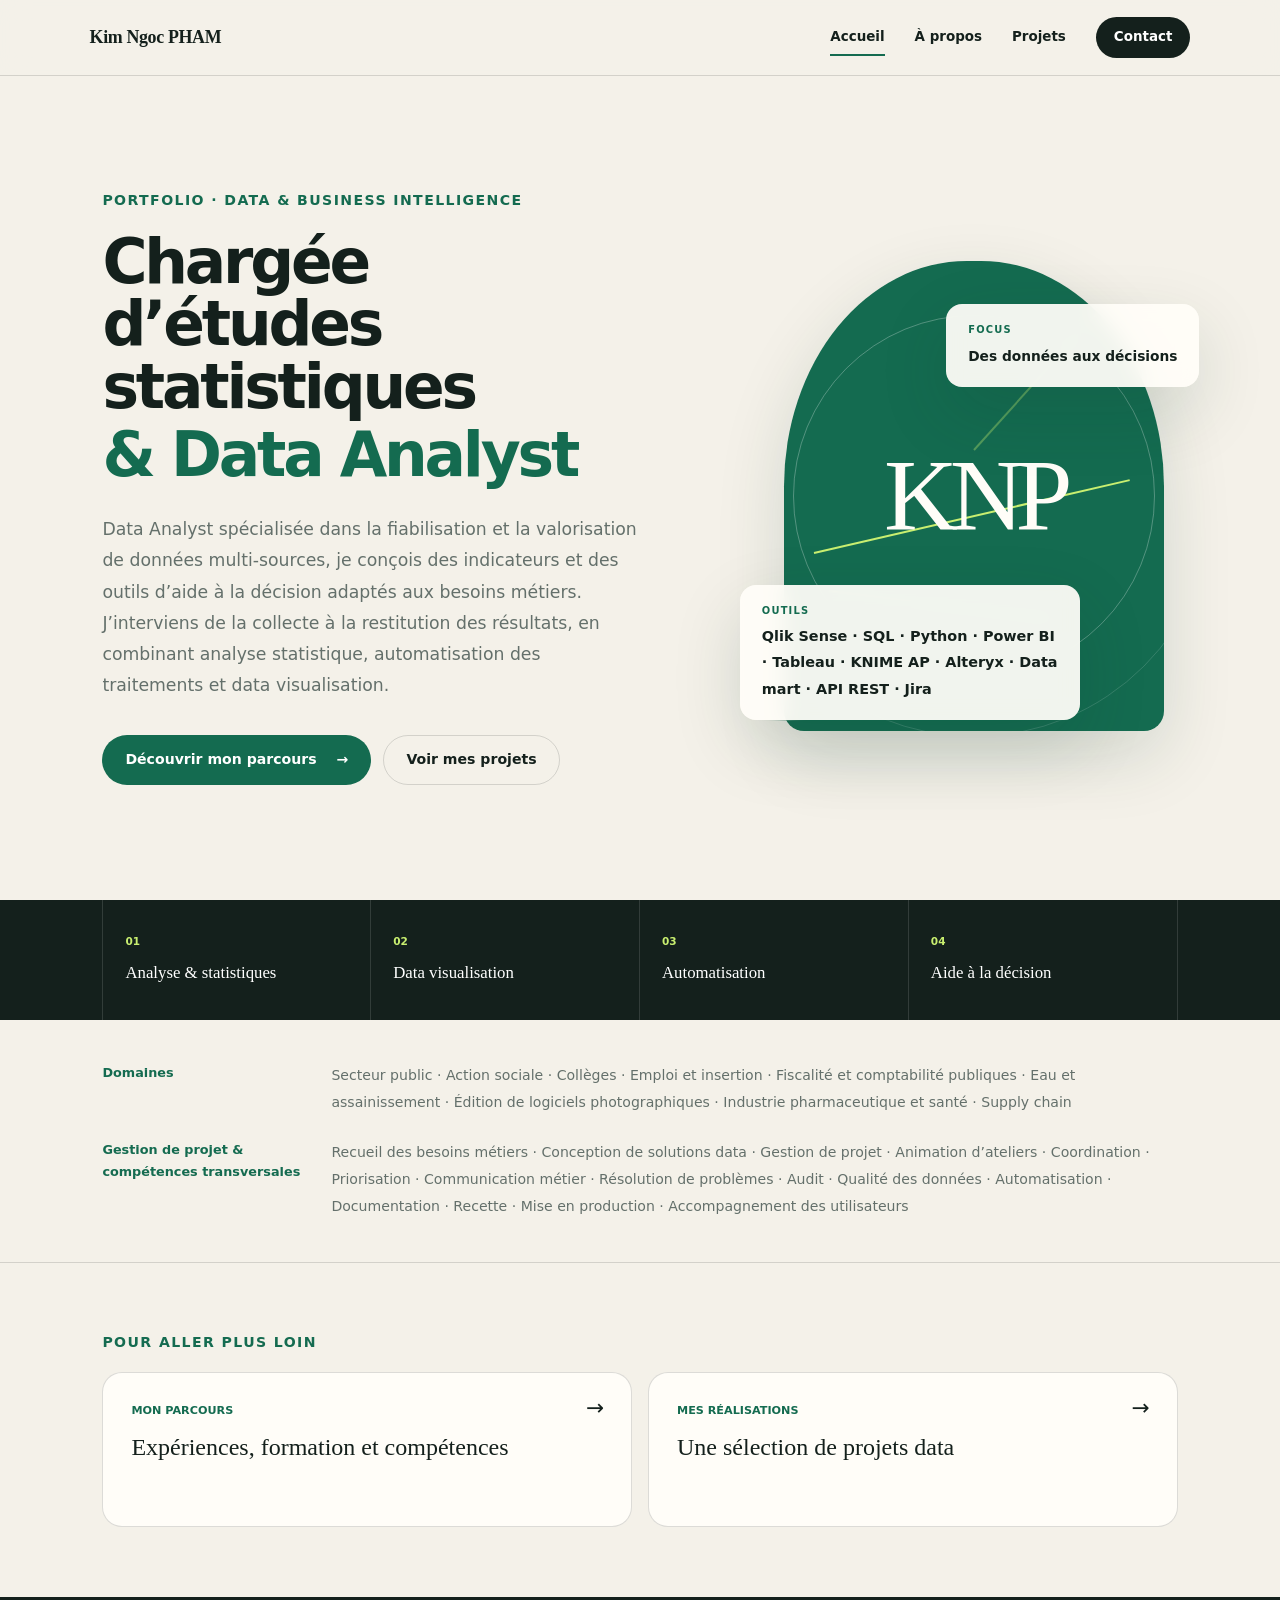
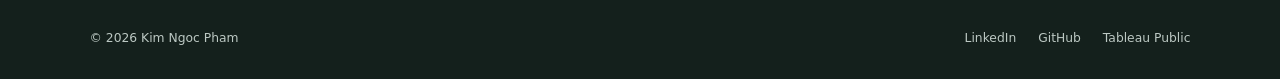
<file: index.html>
<!doctype html>
<html lang="fr">
<head>
  <meta charset="utf-8">
  <meta name="viewport" content="width=device-width, initial-scale=1">
  <meta name="description" content="Portfolio de Kim Ngoc Pham, chargée d'études statistiques et Data Analyst.">
  <title>Kim Ngoc Pham | Data Analyst</title>
  <link rel="stylesheet" href="assets/style.css?v=20260928-4">
  <style>
    .home-hero .card-tools { max-width: 340px; }
    .home-hero .card-tools strong { font-size: .9rem; line-height: 1.7; overflow-wrap: break-word; }
    .home-keywords { padding: 42px clamp(24px,8vw,130px); border-bottom: 1px solid var(--line); }
    .home-keywords > div { display: grid; grid-template-columns: 205px minmax(0,1fr); gap: 24px; }
    .home-keywords > div + div { margin-top: 24px; }
    .home-keywords h2 { margin: 0; font-size: .8rem; line-height: 1.65; color: var(--green); font-weight: 850; }
    .home-keywords p { margin: 0; color: var(--muted); font-size: .88rem; line-height: 1.9; }
    @media (max-width: 600px) { .home-keywords > div { grid-template-columns: 1fr; gap: 8px; } .home-hero .card-tools { max-width: min(300px, 85%); } }
  </style>
</head>
<body>
  <header class="site-header">
    <a class="brand" href="index.html" aria-label="Accueil">Kim Ngoc <span>PHAM</span></a>
    <button class="menu-button" type="button" aria-expanded="false" aria-controls="main-nav">Menu</button>
    <nav id="main-nav" aria-label="Navigation principale">
      <a class="active" href="index.html">Accueil</a>
      <a href="a-propos.html">À propos</a>
      <a href="projets.html">Projets</a>
      <a class="contact-link" href="mailto:kn.pham27@gmail.com">Contact</a>
    </nav>
  </header>

  <main class="home-main">
    <section class="home-hero">
      <div class="hero-copy reveal">
        <p class="eyebrow">Portfolio · Data & Business Intelligence</p>
        <h1>Chargée d’études statistiques <span>& Data Analyst</span></h1>
        <p class="intro">Data Analyst spécialisée dans la fiabilisation et la valorisation de données multi-sources, je conçois des indicateurs et des outils d’aide à la décision adaptés aux besoins métiers. J’interviens de la collecte à la restitution des résultats, en combinant analyse statistique, automatisation des traitements et data visualisation.</p>
        <div class="hero-actions">
          <a class="button primary" href="a-propos.html">Découvrir mon parcours <span>→</span></a>
          <a class="button secondary" href="projets.html">Voir mes projets</a>
        </div>
      </div>

      <div class="hero-art reveal" aria-hidden="true">
        <div class="portrait-frame">
          <div class="monogram">KNP</div>
          <div class="data-line line-one"></div>
          <div class="data-line line-two"></div>
          <div class="data-line line-three"></div>
        </div>
        <div class="floating-card card-tools"><small>OUTILS</small><strong>Qlik Sense · SQL · Python · Power BI · Tableau · KNIME AP · Alteryx · Data mart · API REST · Jira</strong></div>
        <div class="floating-card card-focus"><small>FOCUS</small><strong>Des données aux décisions</strong></div>
      </div>
    </section>

    <section class="home-strip" aria-label="Domaines de compétences">
      <div><span>01</span><strong>Analyse & statistiques</strong></div>
      <div><span>02</span><strong>Data visualisation</strong></div>
      <div><span>03</span><strong>Automatisation</strong></div>
      <div><span>04</span><strong>Aide à la décision</strong></div>
    </section>

    <section class="home-keywords" aria-label="Domaines et compétences professionnelles">
      <div><h2>Domaines</h2><p>Secteur public · Action sociale · Collèges · Emploi et insertion · Fiscalité et comptabilité publiques · Eau et assainissement · Édition de logiciels photographiques · Industrie pharmaceutique et santé · Supply chain</p></div>
      <div><h2>Gestion de projet &amp; compétences transversales</h2><p>Recueil des besoins métiers · Conception de solutions data · Gestion de projet · Animation d’ateliers · Coordination · Priorisation · Communication métier · Résolution de problèmes · Audit · Qualité des données · Automatisation · Documentation · Recette · Mise en production · Accompagnement des utilisateurs</p></div>
    </section>

    <section class="home-next">
      <p class="eyebrow">Pour aller plus loin</p>
      <div class="next-grid">
        <a href="a-propos.html"><span>Mon parcours</span><strong>Expériences, formation et compétences</strong><i aria-hidden="true">→</i></a>
        <a href="projets.html"><span>Mes réalisations</span><strong>Une sélection de projets data</strong><i aria-hidden="true">→</i></a>
      </div>
    </section>
  </main>

  <footer>
    <p>© <span data-year></span> Kim Ngoc Pham</p>
    <div><a href="https://www.linkedin.com/in/kim-ngoc-pham/" target="_blank" rel="noreferrer">LinkedIn</a><a href="https://github.com/Kim-ngoc2710" target="_blank" rel="noreferrer">GitHub</a><a href="https://public.tableau.com/app/profile/kim.ngoc.pham2307/vizzes" target="_blank" rel="noreferrer">Tableau Public</a></div>
  </footer>
  <script src="assets/script.js"></script>
</body>
</html>
</file>
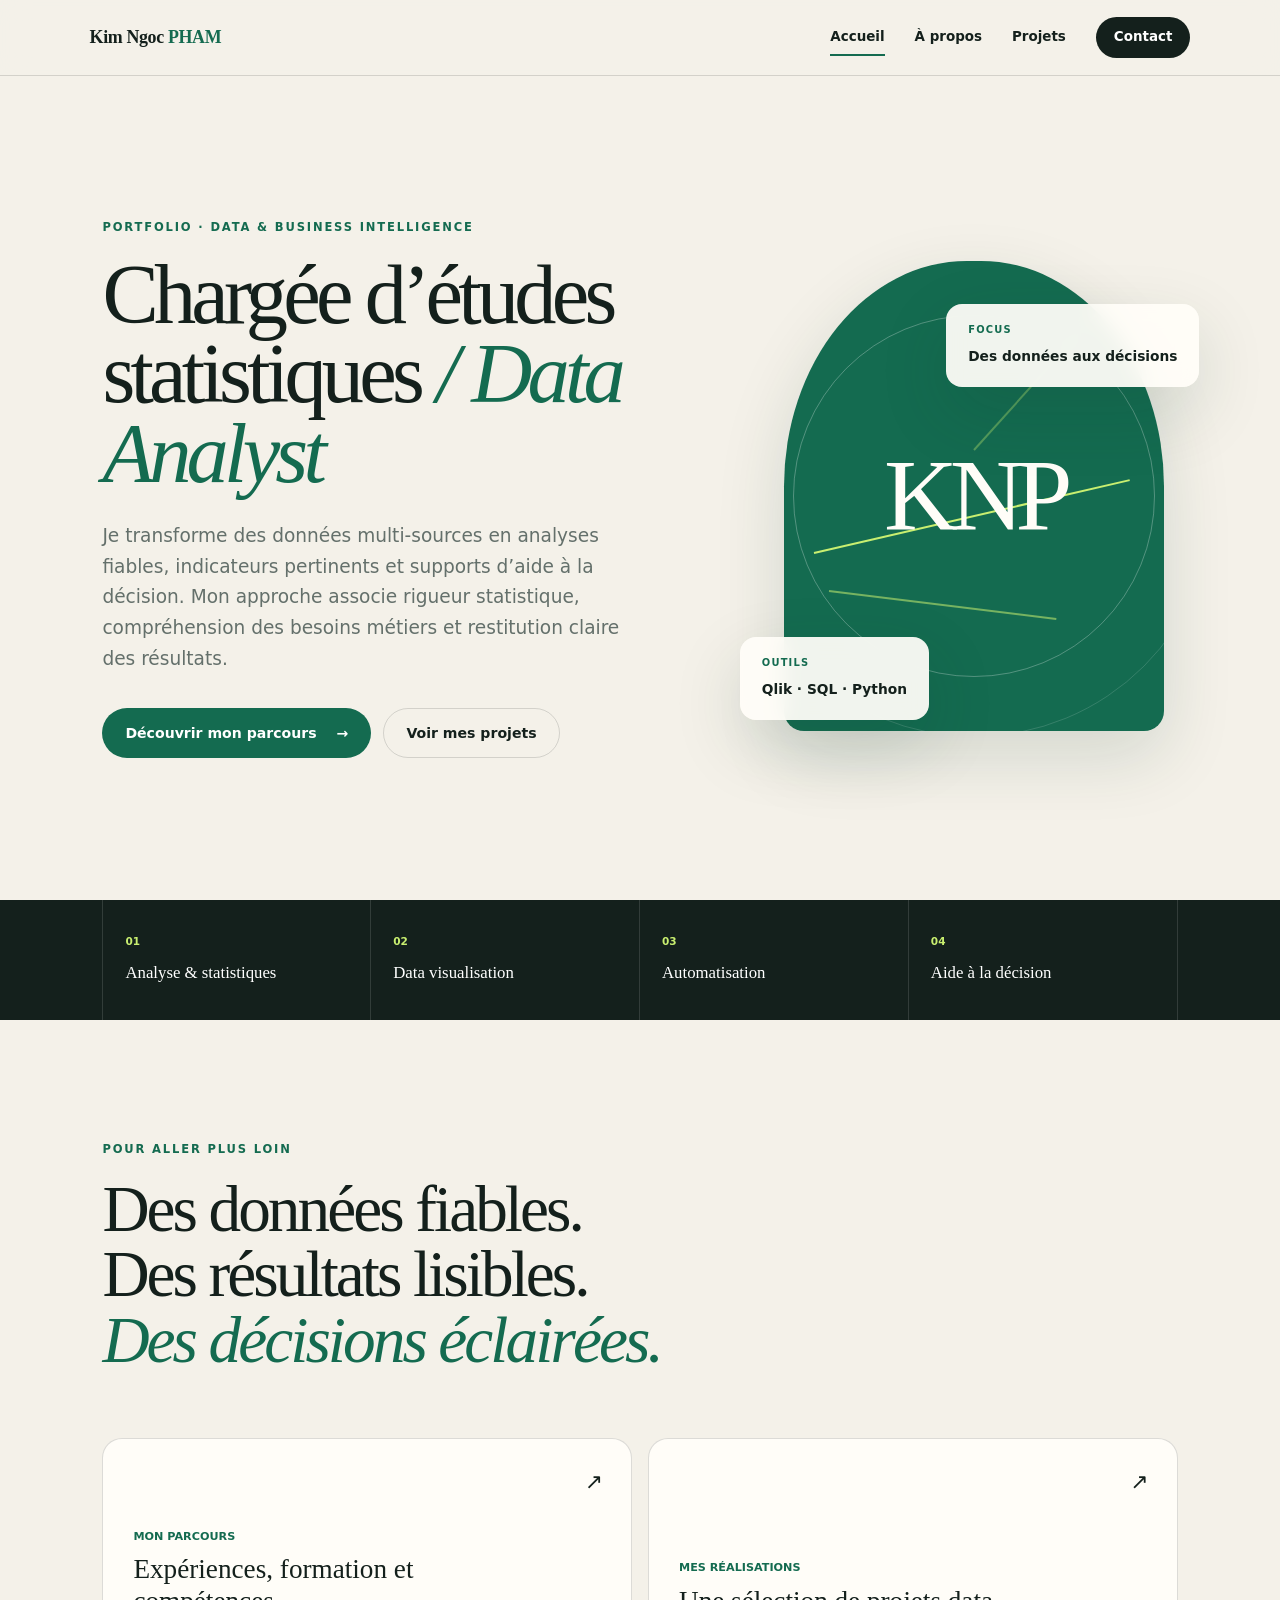
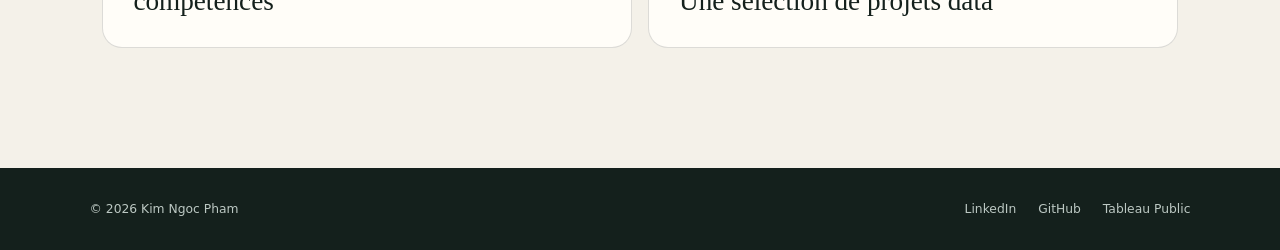
<file: portfolio-phase-1/index.html>
<!doctype html>
<html lang="fr">
<head>
  <meta charset="utf-8">
  <meta name="viewport" content="width=device-width, initial-scale=1">
  <meta name="description" content="Portfolio de Kim Ngoc Pham, chargée d'études statistiques et Data Analyst.">
  <title>Kim Ngoc Pham | Data Analyst</title>
  <link rel="stylesheet" href="assets/style.css">
</head>
<body>
  <header class="site-header">
    <a class="brand" href="index.html" aria-label="Accueil">Kim Ngoc <span>PHAM</span></a>
    <button class="menu-button" type="button" aria-expanded="false" aria-controls="main-nav">Menu</button>
    <nav id="main-nav" aria-label="Navigation principale">
      <a class="active" href="index.html">Accueil</a>
      <a href="a-propos.html">À propos</a>
      <a href="projets.html">Projets</a>
      <a class="contact-link" href="mailto:kn.pham27@gmail.com">Contact</a>
    </nav>
  </header>

  <main class="home-main">
    <section class="home-hero">
      <div class="hero-copy reveal">
        <p class="eyebrow">Portfolio · Data & Business Intelligence</p>
        <h1>Chargée d’études statistiques <span>/ Data Analyst</span></h1>
        <p class="intro">Je transforme des données multi-sources en analyses fiables, indicateurs pertinents et supports d’aide à la décision. Mon approche associe rigueur statistique, compréhension des besoins métiers et restitution claire des résultats.</p>
        <div class="hero-actions">
          <a class="button primary" href="a-propos.html">Découvrir mon parcours <span>→</span></a>
          <a class="button secondary" href="projets.html">Voir mes projets</a>
        </div>
      </div>

      <div class="hero-art reveal" aria-hidden="true">
        <div class="portrait-frame">
          <div class="monogram">KNP</div>
          <div class="data-line line-one"></div>
          <div class="data-line line-two"></div>
          <div class="data-line line-three"></div>
        </div>
        <div class="floating-card card-tools"><small>OUTILS</small><strong>Qlik · SQL · Python</strong></div>
        <div class="floating-card card-focus"><small>FOCUS</small><strong>Des données aux décisions</strong></div>
      </div>
    </section>

    <section class="home-strip" aria-label="Domaines de compétences">
      <div><span>01</span><strong>Analyse & statistiques</strong></div>
      <div><span>02</span><strong>Data visualisation</strong></div>
      <div><span>03</span><strong>Automatisation</strong></div>
      <div><span>04</span><strong>Aide à la décision</strong></div>
    </section>

    <section class="home-next">
      <p class="eyebrow">Pour aller plus loin</p>
      <h2>Des données fiables.<br>Des résultats lisibles.<br><em>Des décisions éclairées.</em></h2>
      <div class="next-grid">
        <a href="a-propos.html"><span>Mon parcours</span><strong>Expériences, formation et compétences</strong><i>↗</i></a>
        <a href="projets.html"><span>Mes réalisations</span><strong>Une sélection de projets data</strong><i>↗</i></a>
      </div>
    </section>
  </main>

  <footer>
    <p>© <span data-year></span> Kim Ngoc Pham</p>
    <div><a href="https://www.linkedin.com/in/kim-ngoc-pham/" target="_blank" rel="noreferrer">LinkedIn</a><a href="https://github.com/Kim-ngoc2710" target="_blank" rel="noreferrer">GitHub</a><a href="https://public.tableau.com/app/profile/kim.ngoc.pham2307/vizzes" target="_blank" rel="noreferrer">Tableau Public</a></div>
  </footer>
  <script src="assets/script.js"></script>
</body>
</html>
</file>
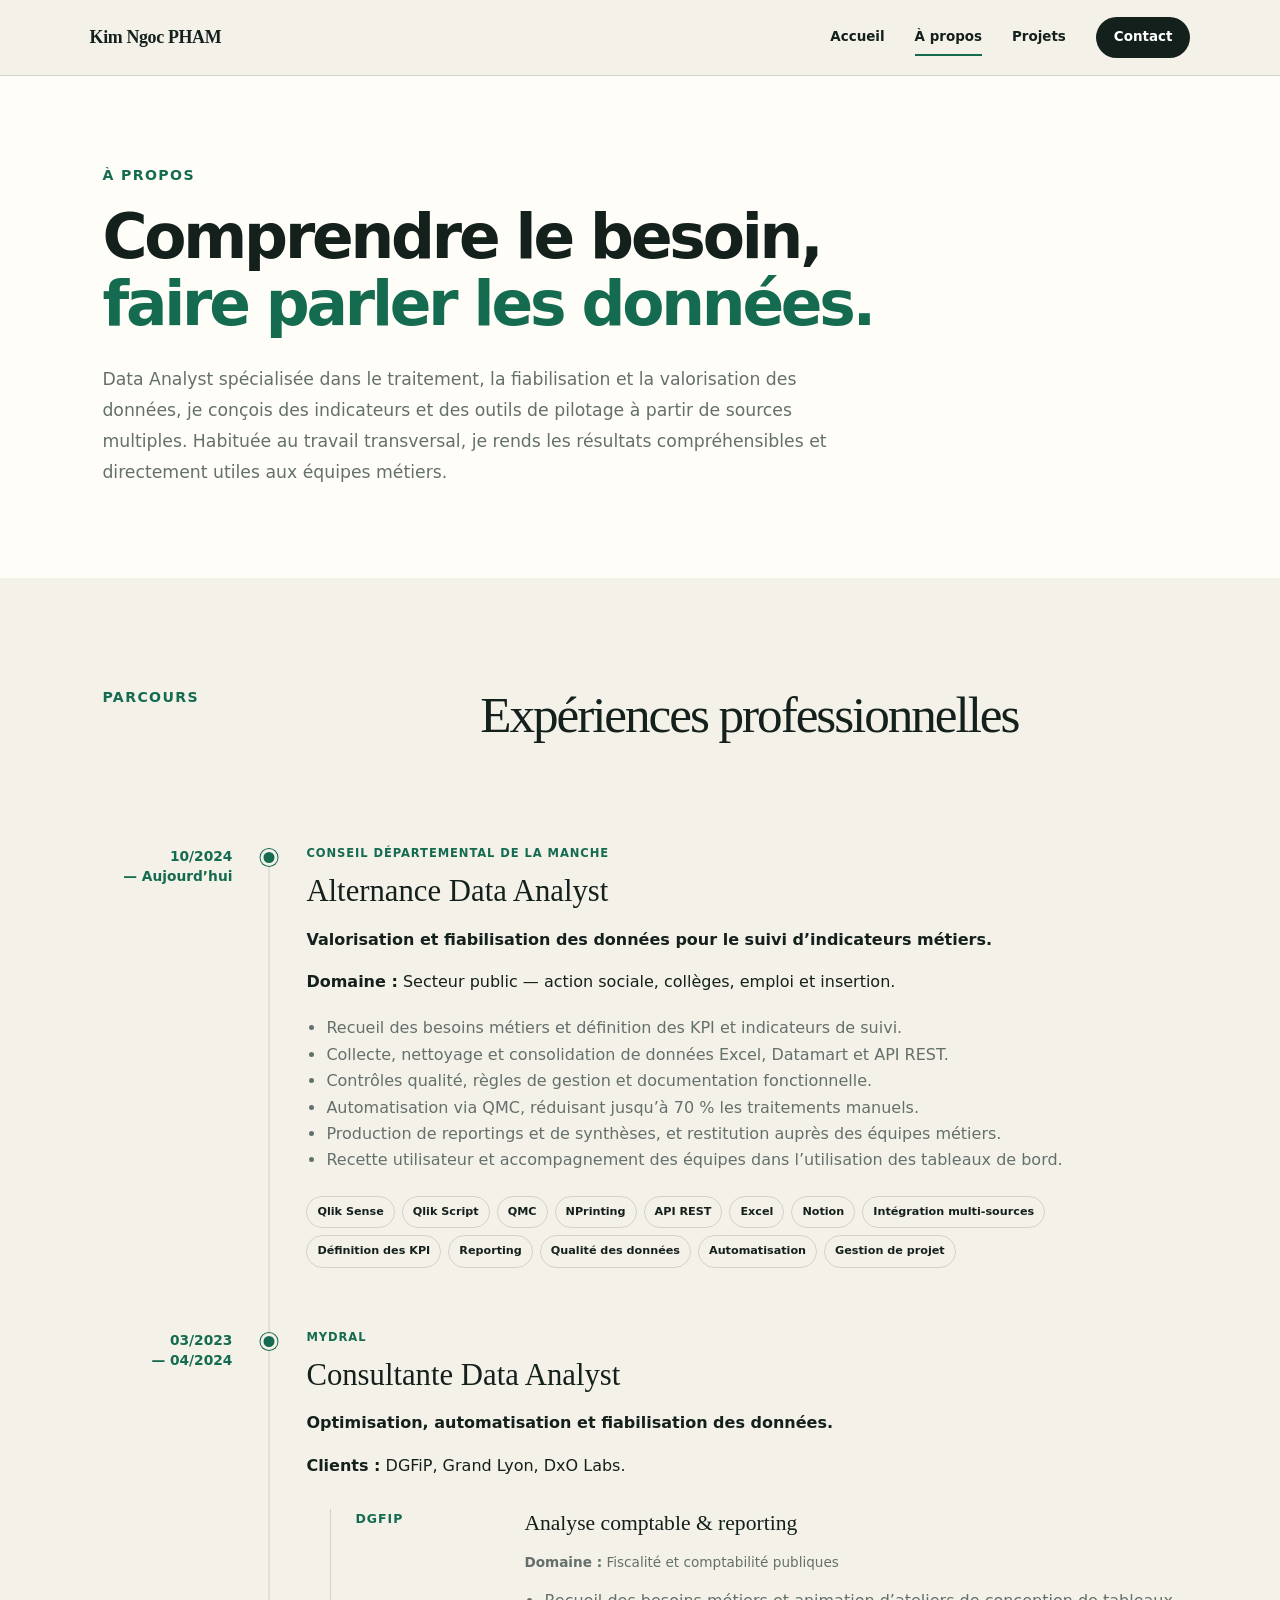
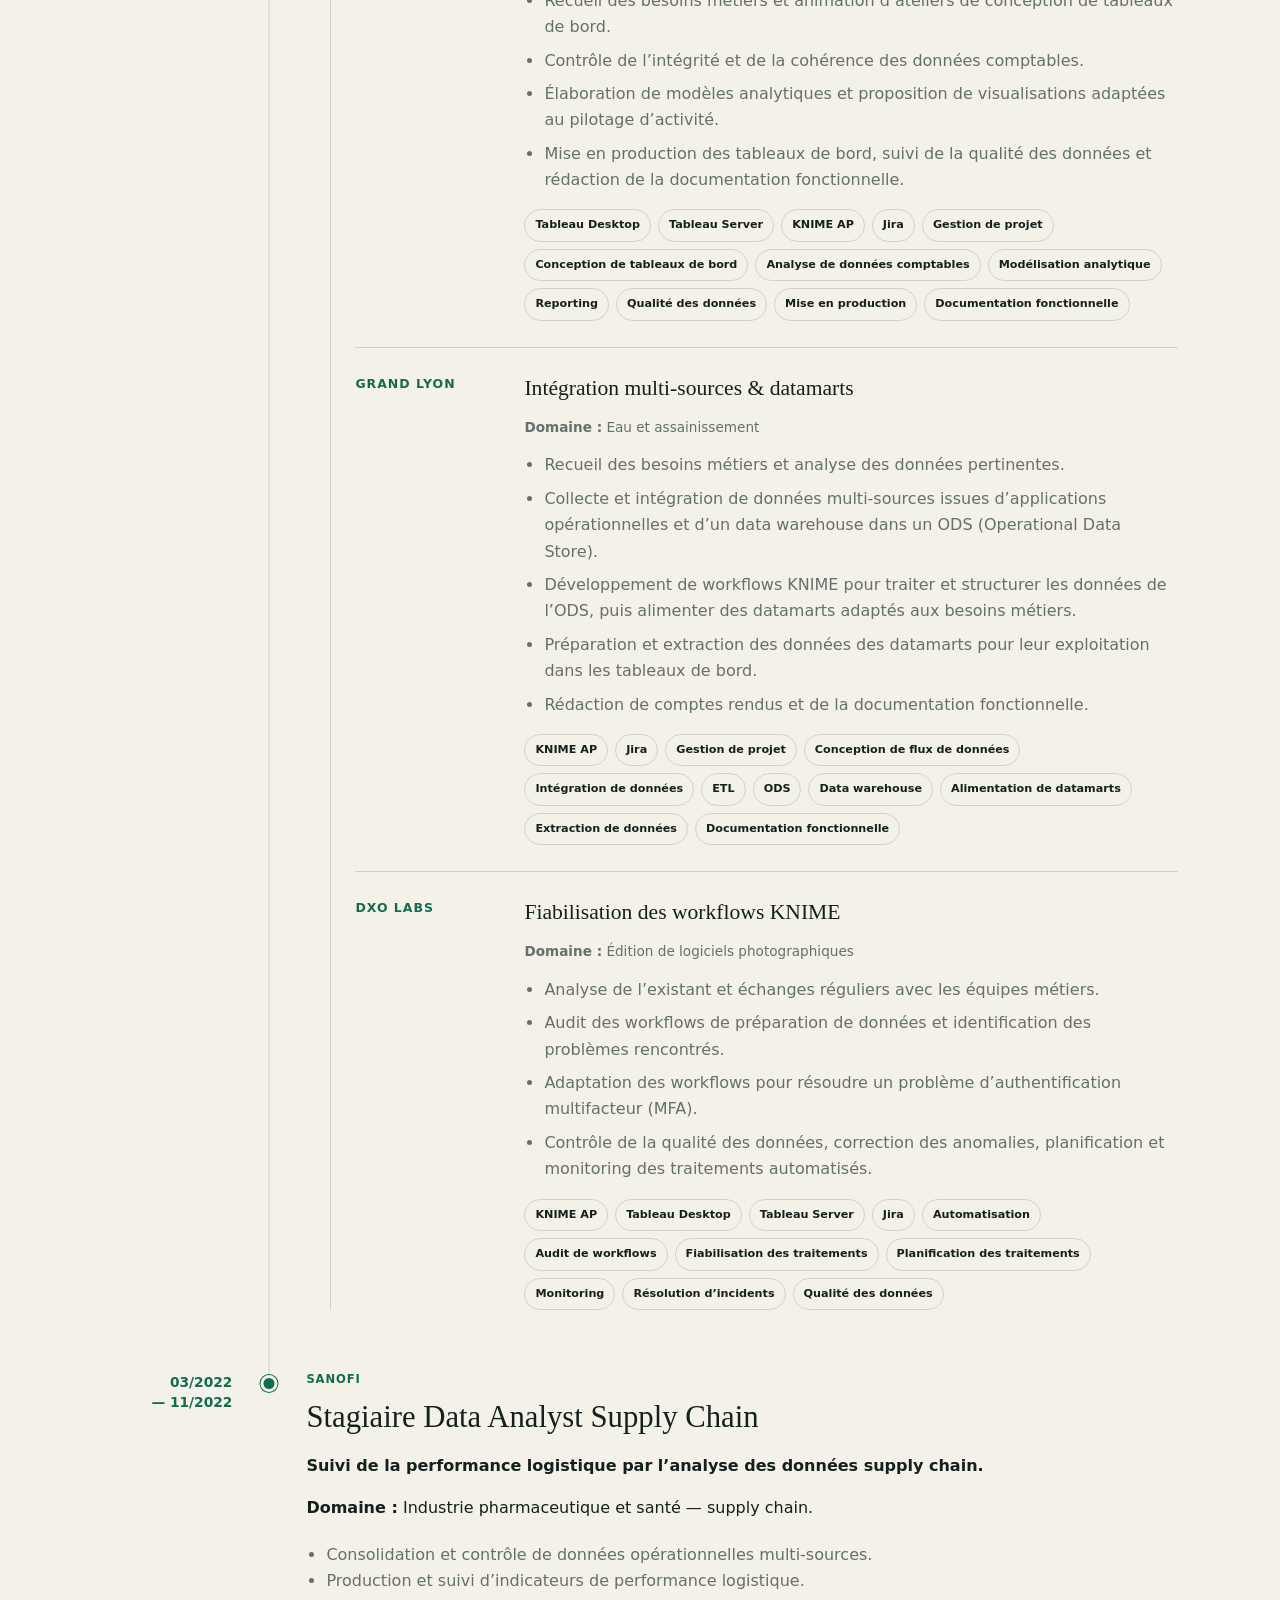
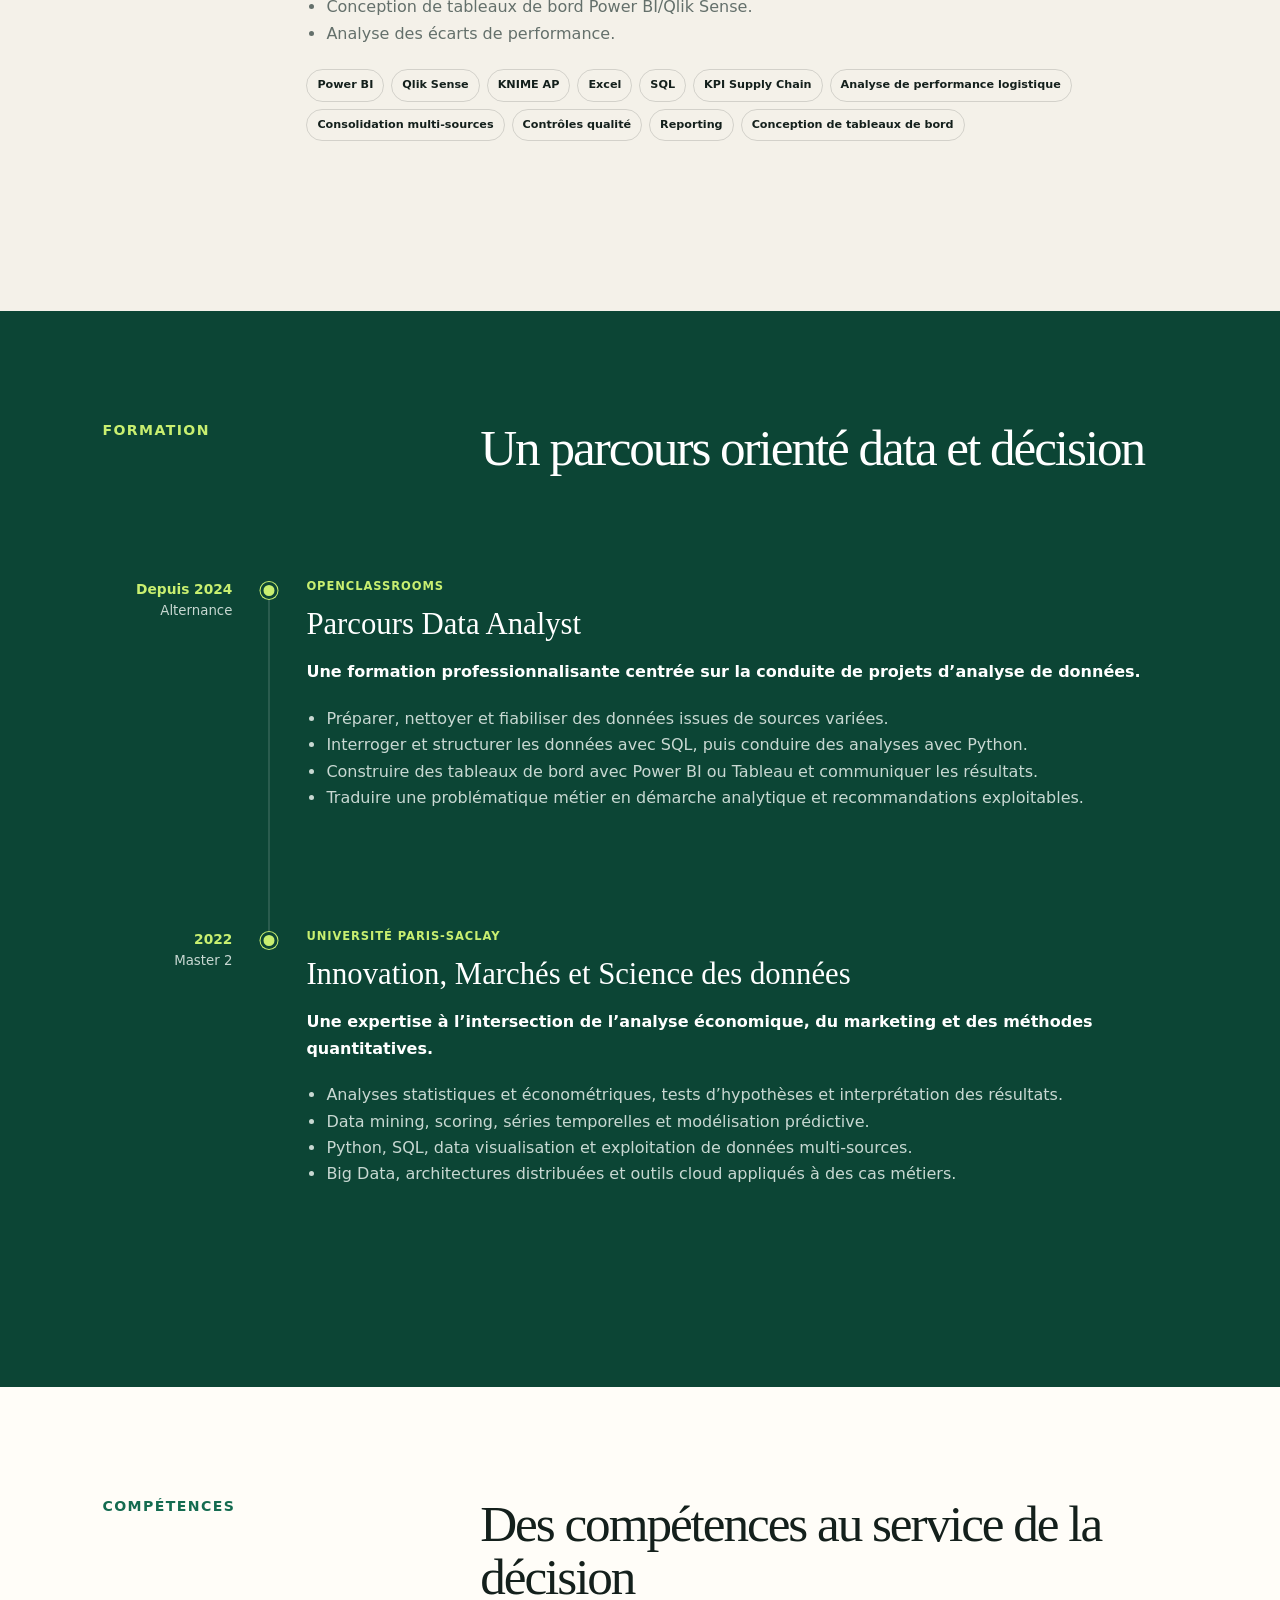
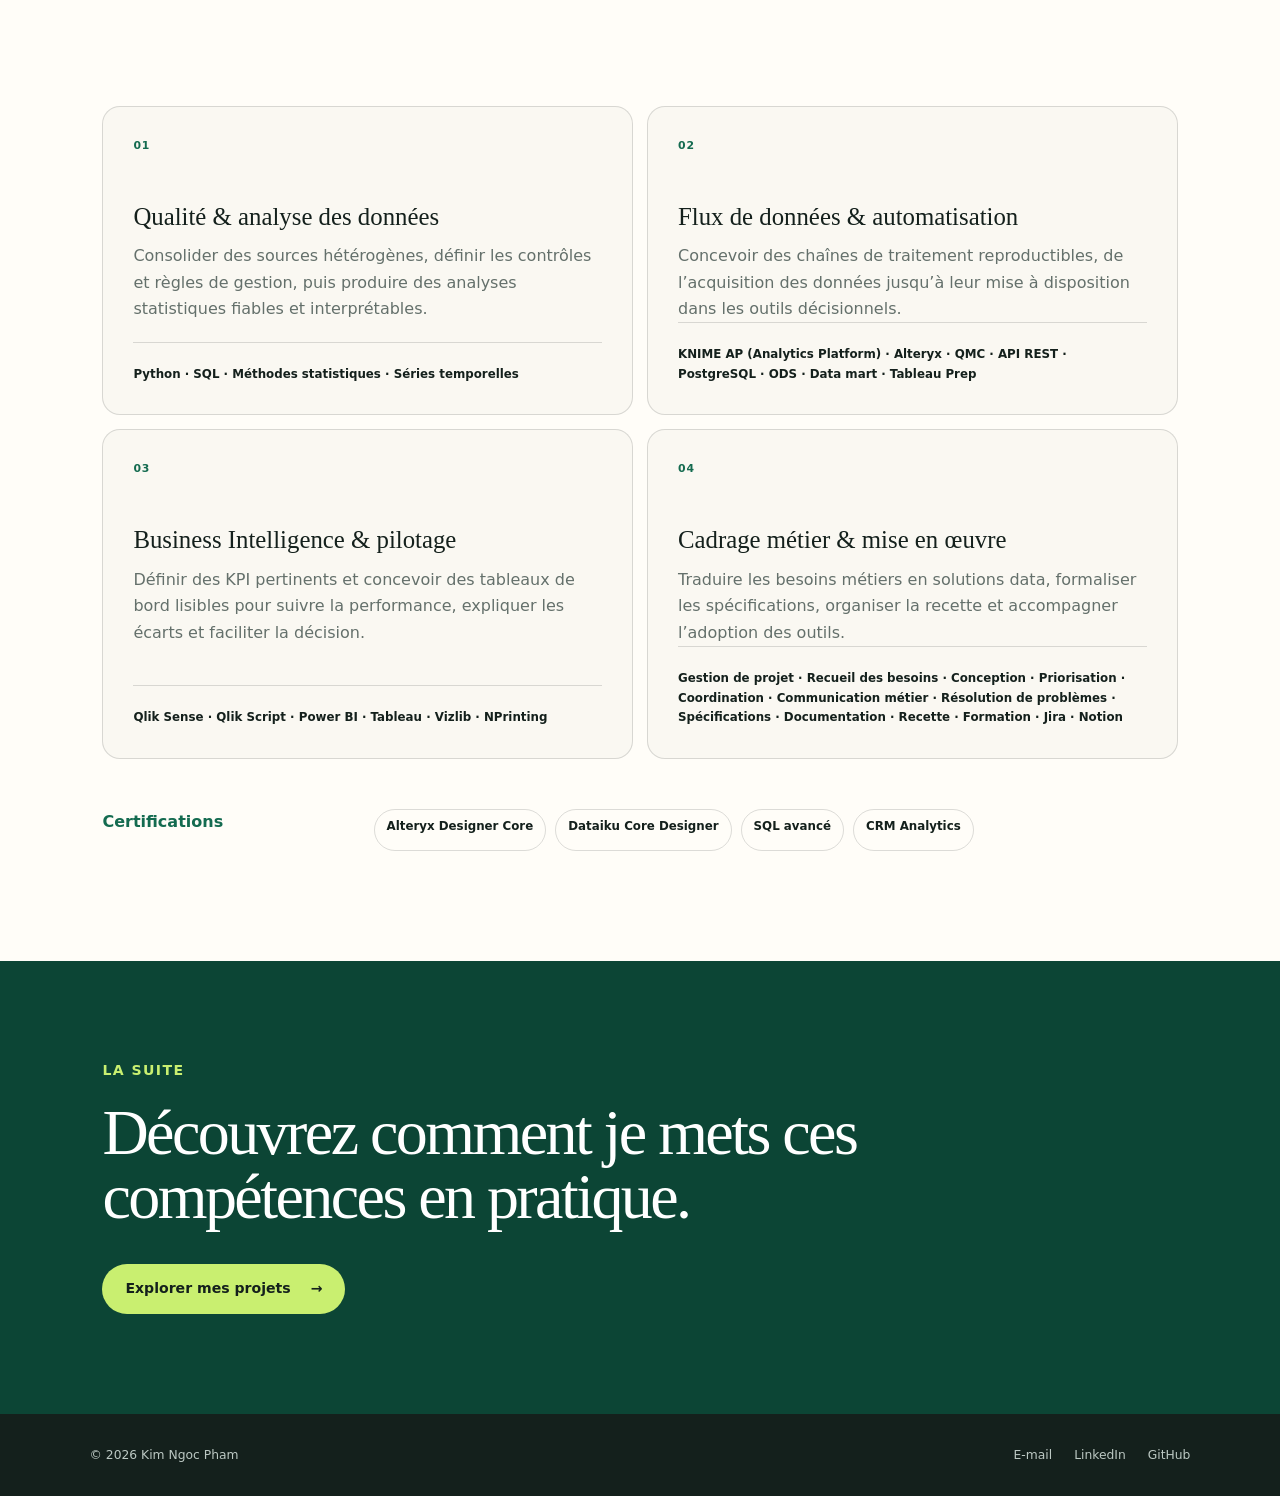
<file: a-propos.html>
<!doctype html>
<html lang="fr">
<head>
  <meta charset="utf-8">
  <meta name="viewport" content="width=device-width, initial-scale=1">
  <meta name="description" content="Parcours, expériences et compétences de Kim Ngoc Pham, Data Analyst.">
  <title>À propos | Kim Ngoc Pham</title>
  <link rel="stylesheet" href="assets/style.css?v=20260928-10">
  <style>
    .client-missions { margin: 30px 0 0 24px; padding-left: 24px; border-left: 1px solid var(--line); }
    .client-mission { display: grid; grid-template-columns: 145px minmax(0, 1fr); gap: 24px; padding: 26px 0; border-top: 1px solid var(--line); }
    .client-mission:first-child { padding-top: 0; border-top: 0; }
    .client-mission:last-child { padding-bottom: 0; }
    .client-mission .organisation { font-size: .78rem; }
    .client-mission .mission-duration { color: var(--muted); font-size: .78rem; }
    .client-mission h4 { margin: 0 0 14px; font-family: Georgia, serif; font-size: 1.35rem; font-weight: 500; line-height: 1.3; color: var(--ink); }
    .client-mission .mission-domain { margin: 0 0 14px; color: var(--muted); font-size: .85rem; }
    .client-mission ul { margin: 0; }
    .client-mission li + li { margin-top: 7px; }
    .client-mission .experience-tags { margin-top: 16px; }
    @media (max-width: 1000px) { .client-missions { margin-left: 12px; padding-left: 16px; } .client-mission { grid-template-columns: 110px minmax(0, 1fr); gap: 16px; } }
    @media (max-width: 600px) { .client-missions { margin-left: 0; padding-left: 14px; } .client-mission { grid-template-columns: minmax(0, 1fr); gap: 10px; } .client-mission h4 { font-size: 1.2rem; } }
  </style>
</head>
<body>
  <header class="site-header">
    <a class="brand" href="index.html" aria-label="Accueil">Kim Ngoc <span>PHAM</span></a>
    <button class="menu-button" type="button" aria-expanded="false" aria-controls="main-nav">Menu</button>
    <nav id="main-nav" aria-label="Navigation principale">
      <a href="index.html">Accueil</a>
      <a class="active" href="a-propos.html">À propos</a>
      <a href="projets.html">Projets</a>
      <a class="contact-link" href="mailto:kn.pham27@gmail.com">Contact</a>
    </nav>
  </header>

  <main>
    <section class="page-hero reveal">
      <p class="eyebrow">À propos</p>
      <h1>Comprendre le besoin,<br><span>faire parler les données.</span></h1>
      <p>Data Analyst spécialisée dans le traitement, la fiabilisation et la valorisation des données, je conçois des indicateurs et des outils de pilotage à partir de sources multiples. Habituée au travail transversal, je rends les résultats compréhensibles et directement utiles aux équipes métiers.</p>
    </section>

    <section class="timeline-section">
      <div class="section-intro">
        <p class="eyebrow">Parcours</p>
        <h2>Expériences professionnelles</h2>
      </div>
      <div class="timeline">
        <article class="timeline-item reveal">
          <div class="timeline-date"><span>10/2024<br>— Aujourd’hui</span></div>
          <div class="timeline-dot"></div>
          <div class="timeline-content">
            <p class="organisation">Conseil départemental de la Manche</p>
            <h3>Alternance Data Analyst</h3>
            <p class="lead">Valorisation et fiabilisation des données pour le suivi d’indicateurs métiers.</p>
            <p><strong>Domaine :</strong> Secteur public — action sociale, collèges, emploi et insertion.</p>
            <ul>
              <li>Recueil des besoins métiers et définition des KPI et indicateurs de suivi.</li>
              <li>Collecte, nettoyage et consolidation de données Excel, Datamart et API REST.</li>
              <li>Contrôles qualité, règles de gestion et documentation fonctionnelle.</li>
              <li>Automatisation via QMC, réduisant jusqu’à 70 % les traitements manuels.</li>
              <li>Production de reportings et de synthèses, et restitution auprès des équipes métiers.</li>
              <li>Recette utilisateur et accompagnement des équipes dans l’utilisation des tableaux de bord.</li>
            </ul>
            <div class="experience-tags" aria-label="Outils et compétences"><span>Qlik Sense</span><span>Qlik Script</span><span>QMC</span><span>NPrinting</span><span>API REST</span><span>Excel</span><span>Notion</span><span>Intégration multi-sources</span><span>Définition des KPI</span><span>Reporting</span><span>Qualité des données</span><span>Automatisation</span><span>Gestion de projet</span></div>
          </div>
        </article>

        <article class="timeline-item reveal">
          <div class="timeline-date"><span>03/2023<br>— 04/2024</span></div>
          <div class="timeline-dot"></div>
          <div class="timeline-content">
            <p class="organisation">Mydral</p>
            <h3>Consultante Data Analyst</h3>
            <p class="lead">Optimisation, automatisation et fiabilisation des données.</p>
            <p><strong>Clients :</strong> DGFiP, Grand Lyon, DxO Labs.</p>
            <div class="client-missions" aria-label="Missions clients chez Mydral">
              <article class="client-mission">
                <div><p class="organisation">DGFiP</p></div>
                <div>
                  <h4>Analyse comptable &amp; reporting</h4>
                  <p class="mission-domain"><strong>Domaine :</strong> Fiscalité et comptabilité publiques</p>
                  <ul>
                    <li>Recueil des besoins métiers et animation d’ateliers de conception de tableaux de bord.</li>
                    <li>Contrôle de l’intégrité et de la cohérence des données comptables.</li>
                    <li>Élaboration de modèles analytiques et proposition de visualisations adaptées au pilotage d’activité.</li>
                    <li>Mise en production des tableaux de bord, suivi de la qualité des données et rédaction de la documentation fonctionnelle.</li>
                  </ul>
                  <div class="experience-tags" aria-label="Outils et compétences de la mission"><span>Tableau Desktop</span><span>Tableau Server</span><span>KNIME AP</span><span>Jira</span><span>Gestion de projet</span><span>Conception de tableaux de bord</span><span>Analyse de données comptables</span><span>Modélisation analytique</span><span>Reporting</span><span>Qualité des données</span><span>Mise en production</span><span>Documentation fonctionnelle</span></div>
                </div>
              </article>
              <article class="client-mission">
                <div><p class="organisation">Grand Lyon</p></div>
                <div>
                  <h4>Intégration multi-sources &amp; datamarts</h4>
                  <p class="mission-domain"><strong>Domaine :</strong> Eau et assainissement</p>
                  <ul>
                    <li>Recueil des besoins métiers et analyse des données pertinentes.</li>
                    <li>Collecte et intégration de données multi-sources issues d’applications opérationnelles et d’un data warehouse dans un ODS (Operational Data Store).</li>
                    <li>Développement de workflows KNIME pour traiter et structurer les données de l’ODS, puis alimenter des datamarts adaptés aux besoins métiers.</li>
                    <li>Préparation et extraction des données des datamarts pour leur exploitation dans les tableaux de bord.</li>
                    <li>Rédaction de comptes rendus et de la documentation fonctionnelle.</li>
                  </ul>
                  <div class="experience-tags" aria-label="Outils et compétences de la mission"><span>KNIME AP</span><span>Jira</span><span>Gestion de projet</span><span>Conception de flux de données</span><span>Intégration de données</span><span>ETL</span><span>ODS</span><span>Data warehouse</span><span>Alimentation de datamarts</span><span>Extraction de données</span><span>Documentation fonctionnelle</span></div>
                </div>
              </article>
              <article class="client-mission">
                <div><p class="organisation">DxO Labs</p></div>
                <div>
                  <h4>Fiabilisation des workflows KNIME</h4>
                  <p class="mission-domain"><strong>Domaine :</strong> Édition de logiciels photographiques</p>
                  <ul>
                    <li>Analyse de l’existant et échanges réguliers avec les équipes métiers.</li>
                    <li>Audit des workflows de préparation de données et identification des problèmes rencontrés.</li>
                    <li>Adaptation des workflows pour résoudre un problème d’authentification multifacteur (MFA).</li>
                    <li>Contrôle de la qualité des données, correction des anomalies, planification et monitoring des traitements automatisés.</li>
                  </ul>
                  <div class="experience-tags" aria-label="Outils et compétences de la mission"><span>KNIME AP</span><span>Tableau Desktop</span><span>Tableau Server</span><span>Jira</span><span>Automatisation</span><span>Audit de workflows</span><span>Fiabilisation des traitements</span><span>Planification des traitements</span><span>Monitoring</span><span>Résolution d’incidents</span><span>Qualité des données</span></div>
                </div>
              </article>
            </div>
          </div>
        </article>

        <article class="timeline-item reveal">
          <div class="timeline-date"><span>03/2022<br>— 11/2022</span></div>
          <div class="timeline-dot"></div>
          <div class="timeline-content">
            <p class="organisation">Sanofi</p>
            <h3>Stagiaire Data Analyst Supply Chain</h3>
            <p class="lead">Suivi de la performance logistique par l’analyse des données supply chain.</p>
            <p><strong>Domaine :</strong> Industrie pharmaceutique et santé — supply chain.</p>
            <ul>
              <li>Consolidation et contrôle de données opérationnelles multi-sources.</li>
              <li>Production et suivi d’indicateurs de performance logistique.</li>
              <li>Conception de tableaux de bord Power BI/Qlik Sense.</li>
              <li>Analyse des écarts de performance.</li>
            </ul>
            <div class="experience-tags" aria-label="Outils et compétences"><span>Power BI</span><span>Qlik Sense</span><span>KNIME AP</span><span>Excel</span><span>SQL</span><span>KPI Supply Chain</span><span>Analyse de performance logistique</span><span>Consolidation multi-sources</span><span>Contrôles qualité</span><span>Reporting</span><span>Conception de tableaux de bord</span></div>
          </div>
        </article>
      </div>
    </section>

    <section class="education-section timeline-section">
      <div class="section-intro">
        <p class="eyebrow">Formation</p>
        <h2>Un parcours orienté data et décision</h2>
      </div>
      <div class="timeline education-timeline">
        <article class="timeline-item reveal">
          <div class="timeline-date"><span>Depuis 2024</span><small>Alternance</small></div>
          <div class="timeline-dot"></div>
          <div class="timeline-content">
            <p class="organisation">OpenClassrooms</p>
            <h3>Parcours Data Analyst</h3>
            <p class="lead">Une formation professionnalisante centrée sur la conduite de projets d’analyse de données.</p>
            <ul>
              <li>Préparer, nettoyer et fiabiliser des données issues de sources variées.</li>
              <li>Interroger et structurer les données avec SQL, puis conduire des analyses avec Python.</li>
              <li>Construire des tableaux de bord avec Power BI ou Tableau et communiquer les résultats.</li>
              <li>Traduire une problématique métier en démarche analytique et recommandations exploitables.</li>
            </ul>
          </div>
        </article>
        <article class="timeline-item reveal">
          <div class="timeline-date"><span>2022</span><small>Master 2</small></div>
          <div class="timeline-dot"></div>
          <div class="timeline-content">
            <p class="organisation">Université Paris-Saclay</p>
            <h3>Innovation, Marchés et Science des données</h3>
            <p class="lead">Une expertise à l’intersection de l’analyse économique, du marketing et des méthodes quantitatives.</p>
            <ul>
              <li>Analyses statistiques et économétriques, tests d’hypothèses et interprétation des résultats.</li>
              <li>Data mining, scoring, séries temporelles et modélisation prédictive.</li>
              <li>Python, SQL, data visualisation et exploitation de données multi-sources.</li>
              <li>Big Data, architectures distribuées et outils cloud appliqués à des cas métiers.</li>
            </ul>
          </div>
        </article>
      </div>
    </section>

    <section class="skills-section">
      <div class="section-intro">
        <p class="eyebrow">Compétences</p>
        <h2>Des compétences au service de la décision</h2>
      </div>
      <div class="skills-grid">
        <article><span>01</span><h3>Qualité & analyse des données</h3><p>Consolider des sources hétérogènes, définir les contrôles et règles de gestion, puis produire des analyses statistiques fiables et interprétables.</p><small>Python · SQL · Méthodes statistiques · Séries temporelles</small></article>
        <article><span>02</span><h3>Flux de données & automatisation</h3><p>Concevoir des chaînes de traitement reproductibles, de l’acquisition des données jusqu’à leur mise à disposition dans les outils décisionnels.</p><small>KNIME AP (Analytics Platform) · Alteryx · QMC · API REST · PostgreSQL · ODS · Data mart · Tableau Prep</small></article>
        <article><span>03</span><h3>Business Intelligence & pilotage</h3><p>Définir des KPI pertinents et concevoir des tableaux de bord lisibles pour suivre la performance, expliquer les écarts et faciliter la décision.</p><small>Qlik Sense · Qlik Script · Power BI · Tableau · Vizlib · NPrinting</small></article>
        <article><span>04</span><h3>Cadrage métier & mise en œuvre</h3><p>Traduire les besoins métiers en solutions data, formaliser les spécifications, organiser la recette et accompagner l’adoption des outils.</p><small>Gestion de projet · Recueil des besoins · Conception · Priorisation · Coordination · Communication métier · Résolution de problèmes · Spécifications · Documentation · Recette · Formation · Jira · Notion</small></article>
      </div>
      <div class="certifications">
        <p>Certifications</p>
        <div><span>Alteryx Designer Core</span><span>Dataiku Core Designer</span><span>SQL avancé</span><span>CRM Analytics</span></div>
      </div>
    </section>

    <section class="cta-section">
      <p class="eyebrow">La suite</p>
      <h2>Découvrez comment je mets ces compétences en pratique.</h2>
      <a class="button light" href="projets.html">Explorer mes projets <span>→</span></a>
    </section>
  </main>

  <footer>
    <p>© <span data-year></span> Kim Ngoc Pham</p>
    <div><a href="mailto:kn.pham27@gmail.com">E-mail</a><a href="https://www.linkedin.com/in/kim-ngoc-pham/" target="_blank" rel="noreferrer">LinkedIn</a><a href="https://github.com/Kim-ngoc2710" target="_blank" rel="noreferrer">GitHub</a></div>
  </footer>
  <script src="assets/script.js"></script>
</body>
</html>
</file>
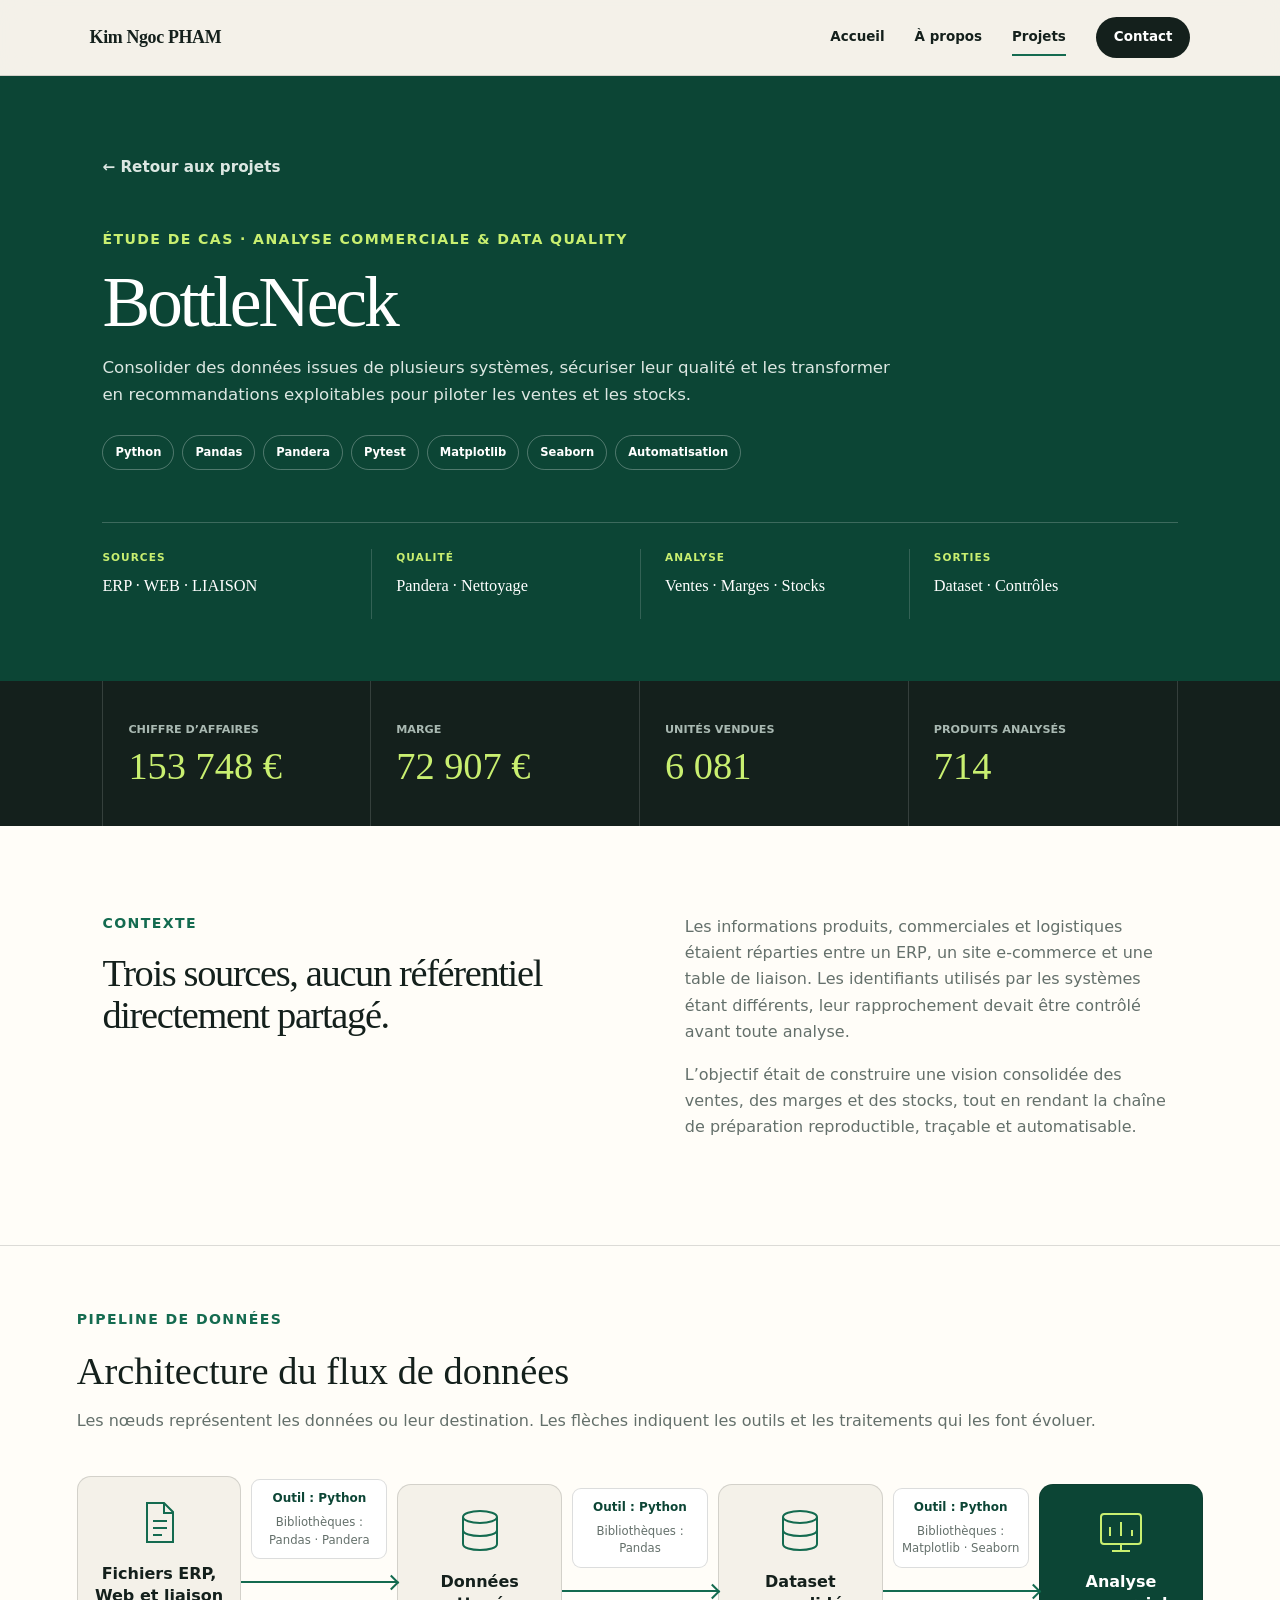
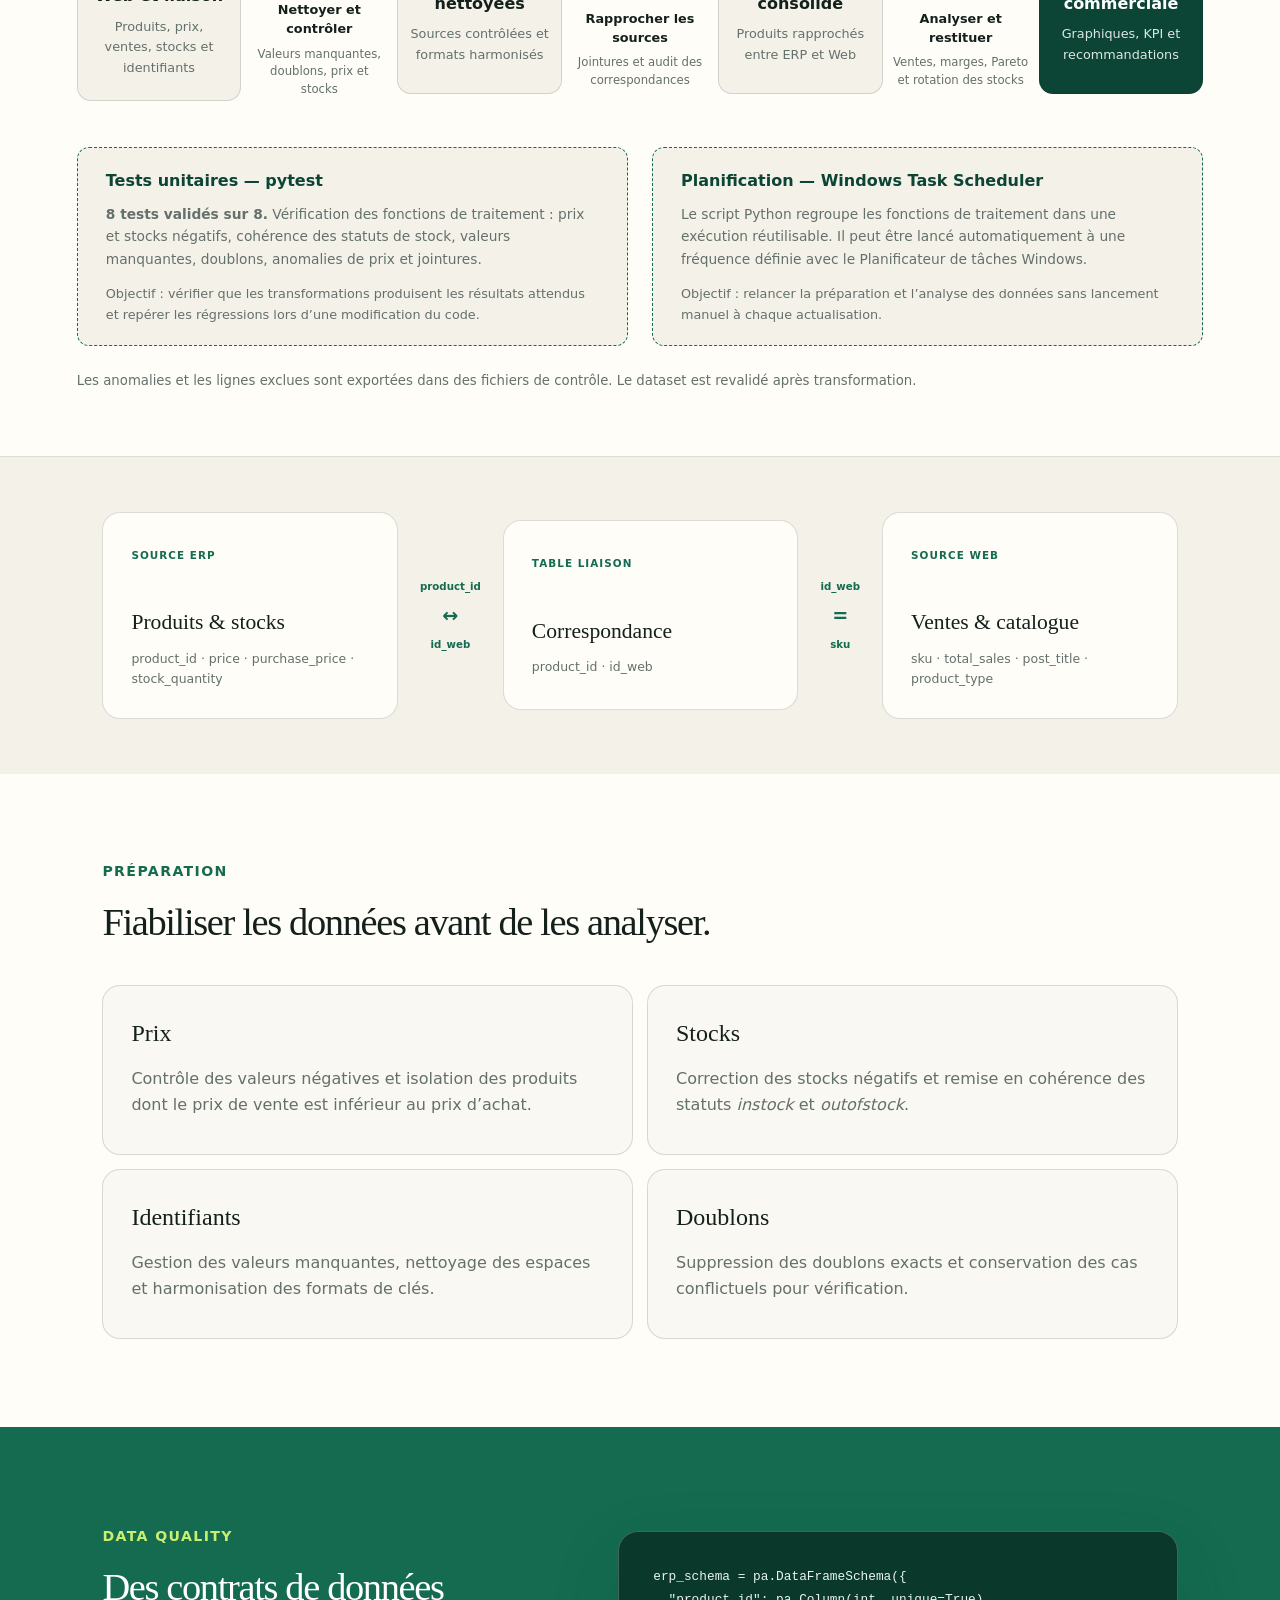
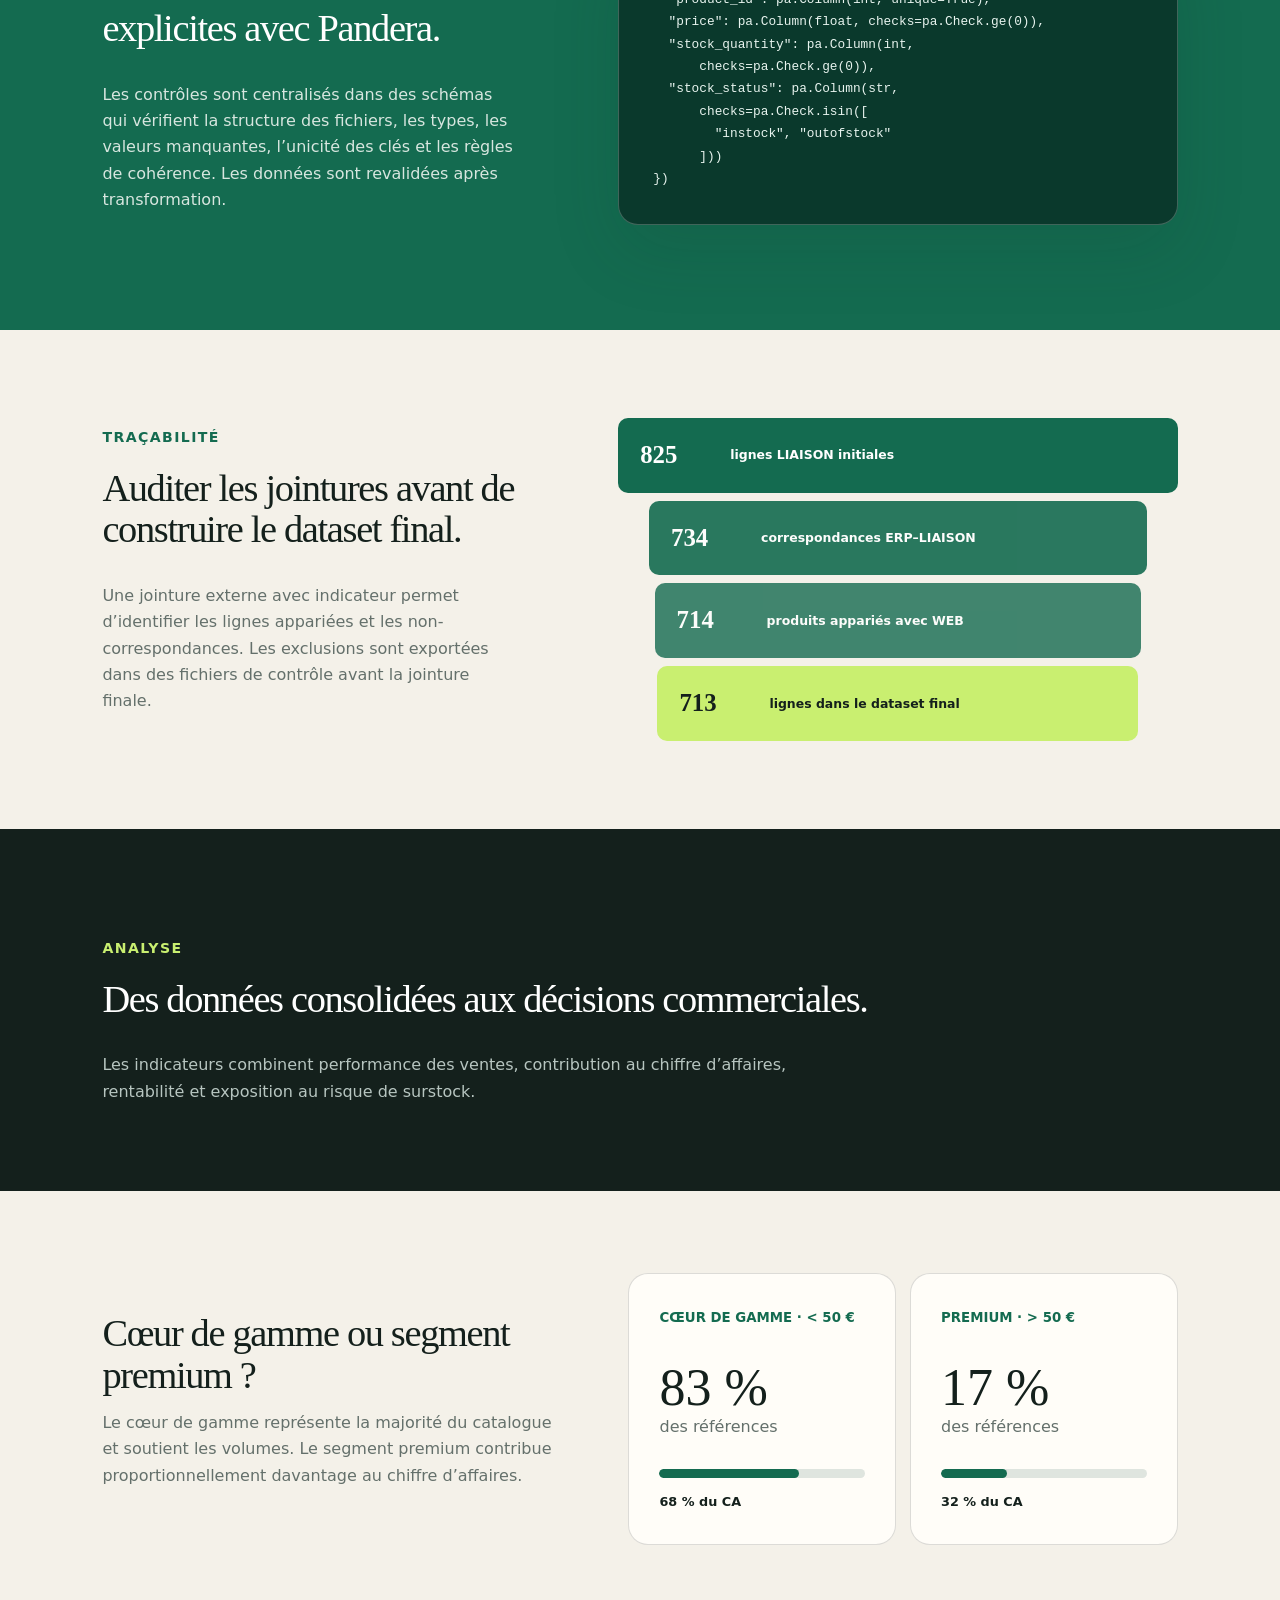
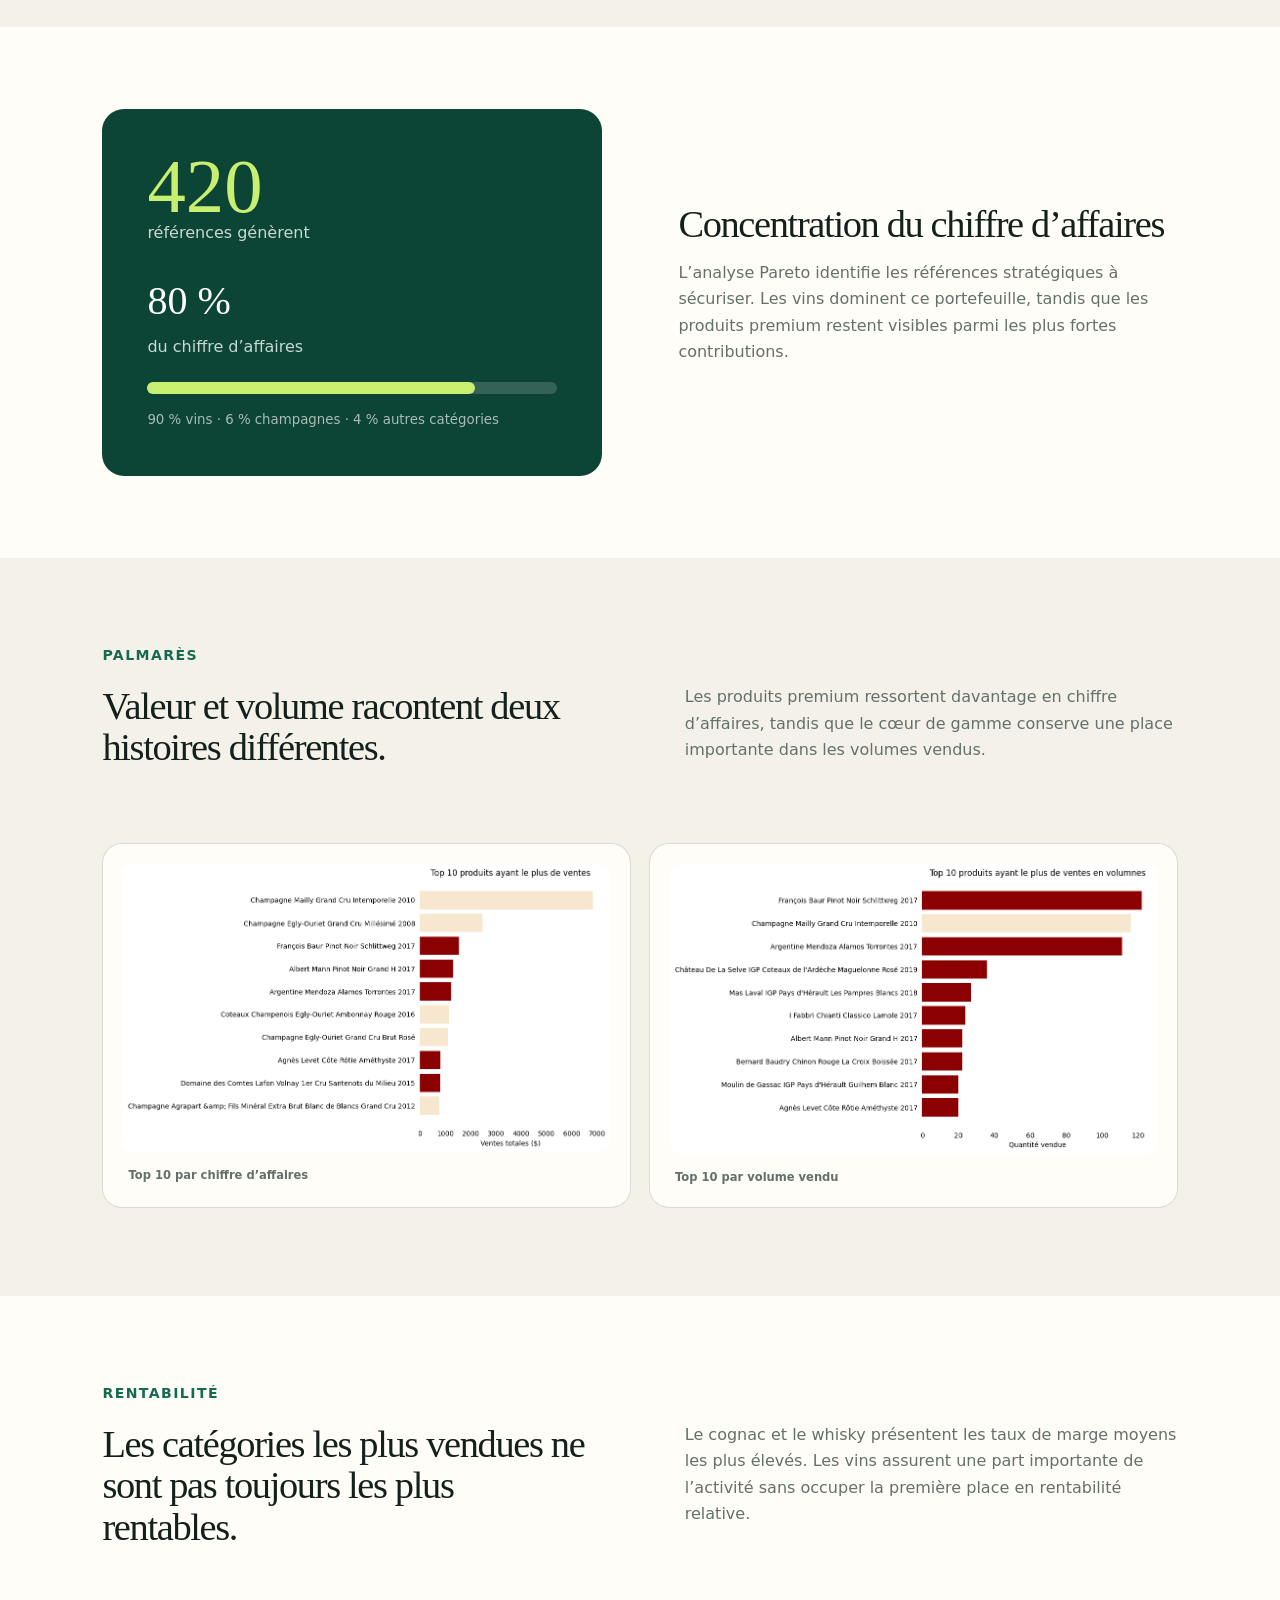
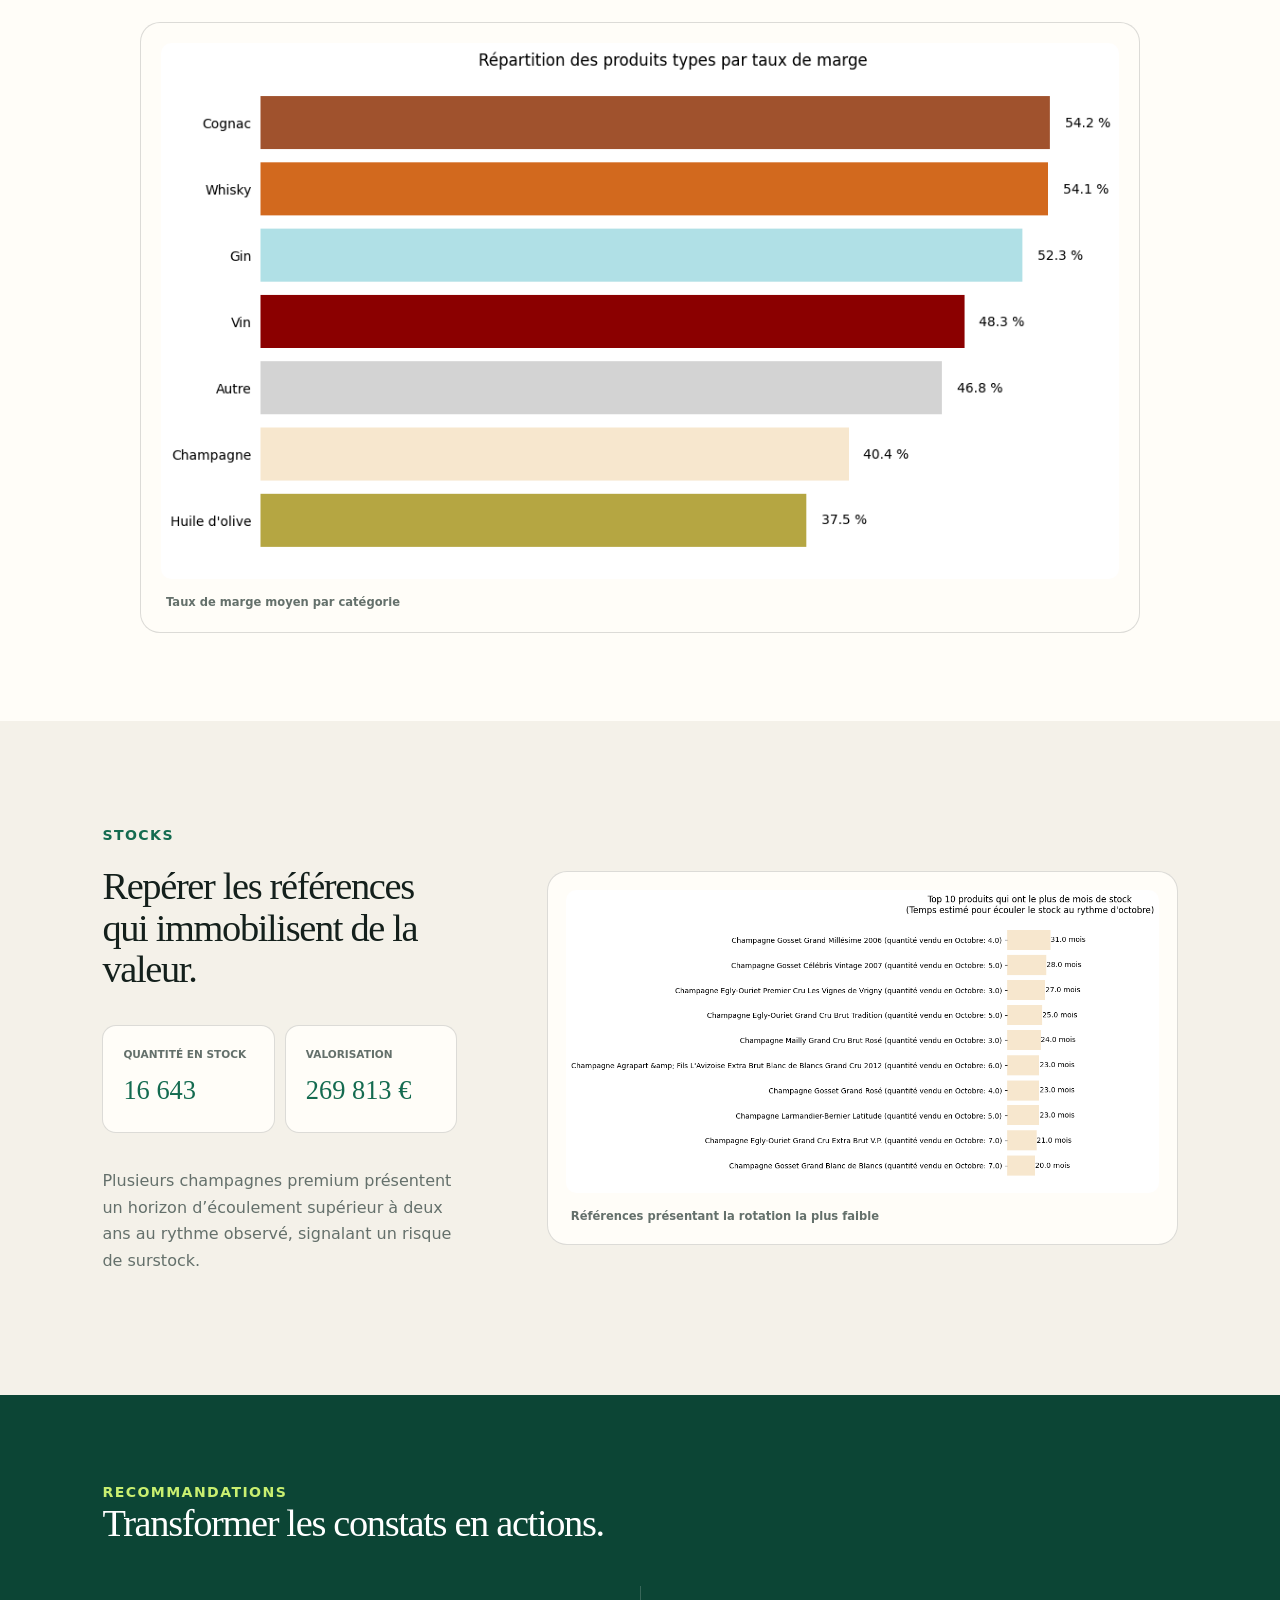
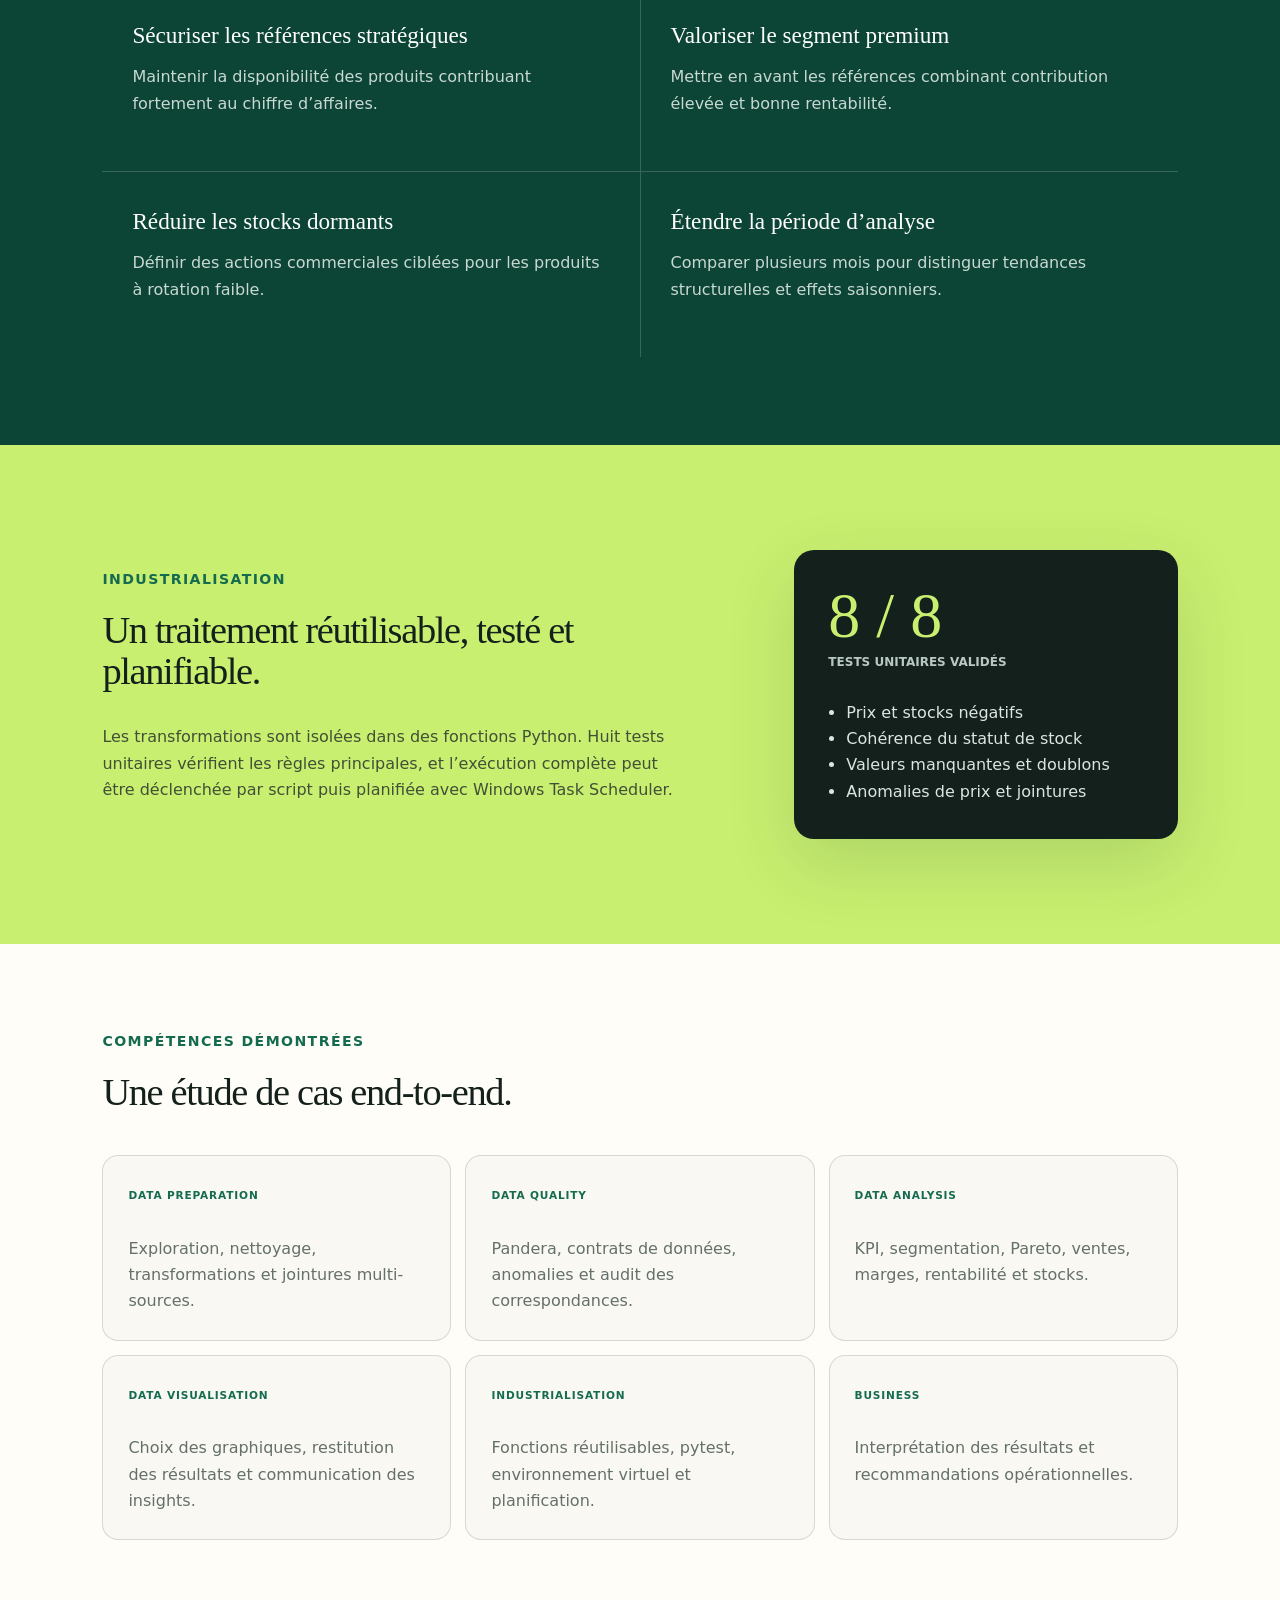
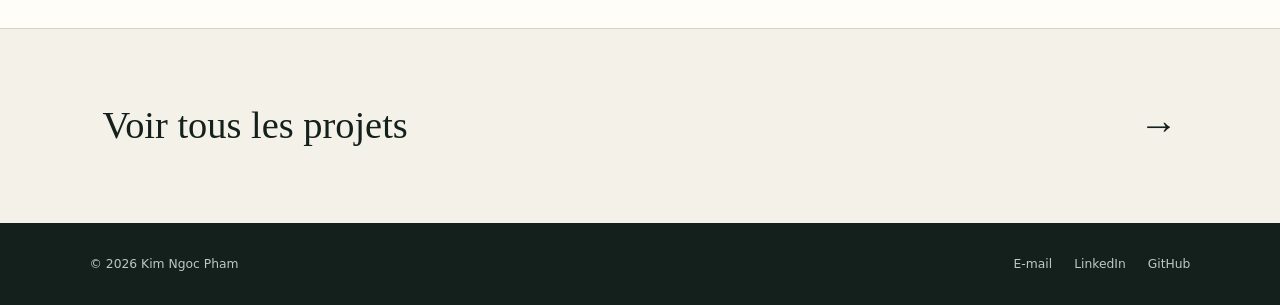
<file: projet-bottleneck.html>
<!doctype html>
<html lang="fr">
<head>
  <meta charset="utf-8">
  <meta name="viewport" content="width=device-width, initial-scale=1">
  <meta name="description" content="Étude de cas BottleNeck : analyse commerciale, qualité des données et automatisation d’un pipeline Python.">
  <title>BottleNeck | Kim Ngoc Pham</title>
  <link rel="stylesheet" href="assets/style.css?v=20260928-12">

<style>
.data-pipeline { padding: 64px clamp(24px,6vw,100px); background: var(--white); border-block: 1px solid var(--line); }
.data-pipeline > h2 { margin: 0 0 14px; color: var(--ink); font-family: Georgia,serif; font-size: clamp(1.9rem,3vw,3rem); font-weight: 500; line-height: 1.15; }
.pipeline-intro { color: var(--muted); margin: 0 0 34px; max-width: none; }
.pipeline-scroll { overflow-x: auto; padding: 8px 0 20px; }
.node-pipeline { display: grid; grid-template-columns: 1fr .95fr 1fr .95fr 1fr .95fr 1fr; align-items: center; min-width: 1080px; }
.flow-node { display: flex; flex-direction: column; align-items: center; text-align: center; min-height: 210px; padding: 22px 12px; border: 1px solid var(--line); border-radius: 14px; background: var(--paper); }
.flow-node svg { width: 48px; height: 48px; color: var(--green); margin-bottom: 16px; }
.flow-node h3 { margin: 0 0 9px; color: var(--ink); font-family: inherit; font-size: 1rem; font-weight: 800; line-height: 1.4; }
.flow-node p { margin: 0; color: var(--muted); font-size: .8rem; line-height: 1.6; }
.flow-node:last-child { background: var(--green-dark); }
.flow-node:last-child h3 { color: white; }.flow-node:last-child p { color: #dce7e2; }.flow-node:last-child svg { color: var(--lime); }
.flow-link { display: flex; flex-direction: column; align-items: center; padding: 0 10px; text-align: center; }
.flow-tool { display: flex; flex-direction: column; align-items: center; justify-content: center; min-height: 62px; width: 100%; padding: 9px 5px; border: 1px solid var(--line); border-radius: 9px; color: var(--green-dark); background: white; font-size: .75rem; font-weight: 850; line-height: 1.5; }
.flow-tool small { margin-top: 5px; color: var(--muted); font-size: .68rem; font-weight: 500; line-height: 1.45; }
.flow-arrow { position: relative; width: calc(100% + 20px); height: 2px; margin: 22px 0 17px; background: var(--green); }
.flow-arrow::after { content: ''; position: absolute; right: 0; top: -4px; width: 9px; height: 9px; border-top: 2px solid var(--green); border-right: 2px solid var(--green); transform: rotate(45deg); }
.flow-link strong { color: var(--ink); font-size: .8rem; line-height: 1.5; }
.flow-link small { display: block; margin-top: 7px; color: var(--muted); font-size: .73rem; line-height: 1.5; }
.pipeline-support { position: relative; margin: 26px 0 0; max-width: none; padding: 20px 28px; border: 1px dashed var(--green); border-radius: 12px; text-align: center; background: var(--paper); }
.pipeline-support.orchestration::before { content: ''; position: absolute; height: 26px; top: -27px; left: 50%; border-left: 1px dashed var(--green); }
.pipeline-support h3 { margin: 0 0 8px; font-family: inherit; color: var(--green-dark); font-size: 1rem; font-weight: 800; }.pipeline-support p { margin: 0; color: var(--muted); font-size: .86rem; }
.pipeline-note { margin: 24px 0 0; color: var(--muted); font-size: .83rem; max-width: 1050px; }
@media(max-width:650px) { .data-pipeline { padding: 44px 24px; }.node-pipeline { min-width: 0; grid-template-columns: 1fr; }.flow-node { min-height: 0; padding: 22px; }.flow-link { padding: 18px 24px; }.flow-tool { min-height: 0; width: auto; padding: 9px 18px; }.flow-arrow { width: 2px; height: 28px; margin: 14px 0; }.flow-arrow::after { right: -4px; top: auto; bottom: 0; transform: rotate(135deg); }.pipeline-support { padding: 20px; } }

.pipeline-assurance { display: grid; grid-template-columns: 1fr 1fr; gap: 24px; margin-top: 26px; }
.pipeline-assurance .pipeline-support { margin: 0; max-width: none; text-align: left; }
.pipeline-assurance .pipeline-support::before { display: none; }
.pipeline-assurance .pipeline-support p + p { margin-top: 12px; }
.pipeline-assurance .assurance-purpose { font-size: .8rem; }
@media(max-width:800px) { .pipeline-assurance { grid-template-columns: 1fr; } }
</style>
</head>
<body>
  <header class="site-header">
    <a class="brand" href="index.html" aria-label="Accueil">Kim Ngoc <span>PHAM</span></a>
    <button class="menu-button" type="button" aria-expanded="false" aria-controls="main-nav">Menu</button>
    <nav id="main-nav" aria-label="Navigation principale">
      <a href="index.html">Accueil</a>
      <a href="a-propos.html">À propos</a>
      <a class="active" href="projets.html">Projets</a>
      <a class="contact-link" href="mailto:kn.pham27@gmail.com">Contact</a>
    </nav>
  </header>

  <main class="case-study">
    <section class="case-hero reveal">
      <a class="back-link" href="projets.html">← Retour aux projets</a>
      <p class="eyebrow">Étude de cas · Analyse commerciale & Data Quality</p>
      <h1>BottleNeck</h1>
      <p class="case-lead">Consolider des données issues de plusieurs systèmes, sécuriser leur qualité et les transformer en recommandations exploitables pour piloter les ventes et les stocks.</p>
      <div class="case-tags"><span>Python</span><span>Pandas</span><span>Pandera</span><span>Pytest</span><span>Matplotlib</span><span>Seaborn</span><span>Automatisation</span></div>
      <div class="source-flow" aria-label="Sources et étapes du pipeline">
        <div><small>SOURCES</small><strong>ERP · WEB · LIAISON</strong></div>
        <div><small>QUALITÉ</small><strong>Pandera · Nettoyage</strong></div>
        <div><small>ANALYSE</small><strong>Ventes · Marges · Stocks</strong></div>
        <div><small>SORTIES</small><strong>Dataset · Contrôles</strong></div>
      </div>
    </section>

    <section class="case-kpis reveal" aria-label="Synthèse des résultats">
      <article><small>Chiffre d’affaires</small><strong>153 748 €</strong></article>
      <article><small>Marge</small><strong>72 907 €</strong></article>
      <article><small>Unités vendues</small><strong>6 081</strong></article>
      <article><small>Produits analysés</small><strong>714</strong></article>
    </section>

    <section class="case-section case-intro reveal">
      <div><p class="eyebrow">Contexte</p><h2>Trois sources, aucun référentiel directement partagé.</h2></div>
      <div class="case-copy"><p>Les informations produits, commerciales et logistiques étaient réparties entre un ERP, un site e-commerce et une table de liaison. Les identifiants utilisés par les systèmes étant différents, leur rapprochement devait être contrôlé avant toute analyse.</p><p>L’objectif était de construire une vision consolidée des ventes, des marges et des stocks, tout en rendant la chaîne de préparation reproductible, traçable et automatisable.</p></div>
    </section>
<section class="data-pipeline" aria-label="Architecture du flux de données"><p class="eyebrow">Pipeline de données</p><h2>Architecture du flux de données</h2><p class="pipeline-intro">Les nœuds représentent les données ou leur destination. Les flèches indiquent les outils et les traitements qui les font évoluer.</p><div class="pipeline-scroll"><div class="node-pipeline"><div class="flow-node"><svg viewBox="0 0 48 48" fill="none" stroke="currentColor" stroke-width="2" aria-hidden="true"><path d="M12 4h17l9 9v30H12zM29 4v10h9M18 22h14M18 29h14M18 36h9"/></svg><h3>Fichiers ERP, Web et liaison</h3><p>Produits, prix, ventes, stocks et identifiants</p></div><div class="flow-link"><span class="flow-tool"><span>Outil : Python</span><small>Bibliothèques : Pandas · Pandera</small></span><span class="flow-arrow" aria-hidden="true"></span><strong>Nettoyer et contrôler</strong><small>Valeurs manquantes, doublons, prix et stocks</small></div><div class="flow-node"><svg viewBox="0 0 48 48" fill="none" stroke="currentColor" stroke-width="2" aria-hidden="true"><ellipse cx="24" cy="10" rx="17" ry="6"/><path d="M7 10v27c0 8 34 8 34 0V10M7 23c0 8 34 8 34 0"/></svg><h3>Données nettoyées</h3><p>Sources contrôlées et formats harmonisés</p></div><div class="flow-link"><span class="flow-tool"><span>Outil : Python</span><small>Bibliothèques : Pandas</small></span><span class="flow-arrow" aria-hidden="true"></span><strong>Rapprocher les sources</strong><small>Jointures et audit des correspondances</small></div><div class="flow-node"><svg viewBox="0 0 48 48" fill="none" stroke="currentColor" stroke-width="2" aria-hidden="true"><ellipse cx="24" cy="10" rx="17" ry="6"/><path d="M7 10v27c0 8 34 8 34 0V10M7 23c0 8 34 8 34 0"/></svg><h3>Dataset consolidé</h3><p>Produits rapprochés entre ERP et Web</p></div><div class="flow-link"><span class="flow-tool"><span>Outil : Python</span><small>Bibliothèques : Matplotlib · Seaborn</small></span><span class="flow-arrow" aria-hidden="true"></span><strong>Analyser et restituer</strong><small>Ventes, marges, Pareto et rotation des stocks</small></div><div class="flow-node"><svg viewBox="0 0 48 48" fill="none" stroke="currentColor" stroke-width="2" aria-hidden="true"><rect x="4" y="7" width="40" height="30" rx="3"/><path d="M13 29V20M24 29V15M35 29V23M24 37v7M15 44h18"/></svg><h3>Analyse commerciale</h3><p>Graphiques, KPI et recommandations</p></div></div></div><div class="pipeline-assurance">
<div class="pipeline-support validation"><h3>Tests unitaires — pytest</h3><p><strong>8 tests validés sur 8.</strong> Vérification des fonctions de traitement : prix et stocks négatifs, cohérence des statuts de stock, valeurs manquantes, doublons, anomalies de prix et jointures.</p><p class="assurance-purpose">Objectif : vérifier que les transformations produisent les résultats attendus et repérer les régressions lors d’une modification du code.</p></div>
<div class="pipeline-support orchestration"><h3>Planification — Windows Task Scheduler</h3><p>Le script Python regroupe les fonctions de traitement dans une exécution réutilisable. Il peut être lancé automatiquement à une fréquence définie avec le Planificateur de tâches Windows.</p><p class="assurance-purpose">Objectif : relancer la préparation et l’analyse des données sans lancement manuel à chaque actualisation.</p></div>
</div><p class="pipeline-note">Les anomalies et les lignes exclues sont exportées dans des fichiers de contrôle. Le dataset est revalidé après transformation.</p></section>


    <section class="data-model reveal" aria-label="Modèle de rapprochement des données">
      <article><small>SOURCE ERP</small><h3>Produits & stocks</h3><p>product_id · price · purchase_price · stock_quantity</p></article>
      <div class="model-key"><span>product_id</span><b>↔</b><span>id_web</span></div>
      <article><small>TABLE LIAISON</small><h3>Correspondance</h3><p>product_id · id_web</p></article>
      <div class="model-key"><span>id_web</span><b>=</b><span>sku</span></div>
      <article><small>SOURCE WEB</small><h3>Ventes & catalogue</h3><p>sku · total_sales · post_title · product_type</p></article>
    </section>

    <section class="case-section quality-section reveal">
      <div><p class="eyebrow">Préparation</p><h2>Fiabiliser les données avant de les analyser.</h2></div>
      <div class="quality-grid">
        <article><h3>Prix</h3><p>Contrôle des valeurs négatives et isolation des produits dont le prix de vente est inférieur au prix d’achat.</p></article>
        <article><h3>Stocks</h3><p>Correction des stocks négatifs et remise en cohérence des statuts <em>instock</em> et <em>outofstock</em>.</p></article>
        <article><h3>Identifiants</h3><p>Gestion des valeurs manquantes, nettoyage des espaces et harmonisation des formats de clés.</p></article>
        <article><h3>Doublons</h3><p>Suppression des doublons exacts et conservation des cas conflictuels pour vérification.</p></article>
      </div>
    </section>

    <section class="contract-section reveal">
      <div class="contract-copy"><p class="eyebrow">Data Quality</p><h2>Des contrats de données explicites avec Pandera.</h2><p>Les contrôles sont centralisés dans des schémas qui vérifient la structure des fichiers, les types, les valeurs manquantes, l’unicité des clés et les règles de cohérence. Les données sont revalidées après transformation.</p></div>
      <pre><code>erp_schema = pa.DataFrameSchema({
  "product_id": pa.Column(int, unique=True),
  "price": pa.Column(float, checks=pa.Check.ge(0)),
  "stock_quantity": pa.Column(int,
      checks=pa.Check.ge(0)),
  "stock_status": pa.Column(str,
      checks=pa.Check.isin([
        "instock", "outofstock"
      ]))
})</code></pre>
    </section>

    <section class="case-section join-section reveal">
      <div><p class="eyebrow">Traçabilité</p><h2>Auditer les jointures avant de construire le dataset final.</h2><p>Une jointure externe avec indicateur permet d’identifier les lignes appariées et les non-correspondances. Les exclusions sont exportées dans des fichiers de contrôle avant la jointure finale.</p></div>
      <div class="funnel" aria-label="Résultats des rapprochements">
        <div style="--w:100%"><strong>825</strong><span>lignes LIAISON initiales</span></div>
        <div style="--w:89%"><strong>734</strong><span>correspondances ERP–LIAISON</span></div>
        <div style="--w:87%"><strong>714</strong><span>produits appariés avec WEB</span></div>
        <div style="--w:86%"><strong>713</strong><span>lignes dans le dataset final</span></div>
      </div>
    </section>

    <section class="analysis-header reveal"><p class="eyebrow">Analyse</p><h2>Des données consolidées aux décisions commerciales.</h2><p>Les indicateurs combinent performance des ventes, contribution au chiffre d’affaires, rentabilité et exposition au risque de surstock.</p></section>

    <section class="analysis-block reveal">
      <div class="analysis-copy"><h3>Cœur de gamme ou segment premium&nbsp;?</h3><p>Le cœur de gamme représente la majorité du catalogue et soutient les volumes. Le segment premium contribue proportionnellement davantage au chiffre d’affaires.</p></div>
      <div class="segment-visual">
        <article><small>CŒUR DE GAMME · &lt; 50 €</small><strong>83 %</strong><p>des références</p><div><i style="width:68%"></i></div><b>68 % du CA</b></article>
        <article><small>PREMIUM · &gt; 50 €</small><strong>17 %</strong><p>des références</p><div><i style="width:32%"></i></div><b>32 % du CA</b></article>
      </div>
    </section>

    <section class="analysis-block pareto-block reveal">
      <div class="pareto-visual"><strong>420</strong><span>références génèrent</span><b>80 %</b><span>du chiffre d’affaires</span><div><i></i></div><small>90 % vins · 6 % champagnes · 4 % autres catégories</small></div>
      <div class="analysis-copy"><h3>Concentration du chiffre d’affaires</h3><p>L’analyse Pareto identifie les références stratégiques à sécuriser. Les vins dominent ce portefeuille, tandis que les produits premium restent visibles parmi les plus fortes contributions.</p></div>
    </section>

    <section class="chart-section reveal">
      <div class="chart-heading"><div><p class="eyebrow">Palmarès</p><h2>Valeur et volume racontent deux histoires différentes.</h2></div><p>Les produits premium ressortent davantage en chiffre d’affaires, tandis que le cœur de gamme conserve une place importante dans les volumes vendus.</p></div>
      <div class="chart-grid">
        <figure><img src="assets/bottleneck-top-ca.png" alt="Top 10 des produits par chiffre d’affaires"><figcaption>Top 10 par chiffre d’affaires</figcaption></figure>
        <figure><img src="assets/bottleneck-top-volume.png" alt="Top 10 des produits par volume vendu"><figcaption>Top 10 par volume vendu</figcaption></figure>
      </div>
    </section>

    <section class="chart-section chart-section-alt reveal">
      <div class="chart-heading"><div><p class="eyebrow">Rentabilité</p><h2>Les catégories les plus vendues ne sont pas toujours les plus rentables.</h2></div><p>Le cognac et le whisky présentent les taux de marge moyens les plus élevés. Les vins assurent une part importante de l’activité sans occuper la première place en rentabilité relative.</p></div>
      <figure class="chart-wide"><img src="assets/bottleneck-marges.png" alt="Taux de marge moyen par catégorie de produits"><figcaption>Taux de marge moyen par catégorie</figcaption></figure>
    </section>

    <section class="stock-section reveal">
      <div class="stock-copy"><p class="eyebrow">Stocks</p><h2>Repérer les références qui immobilisent de la valeur.</h2><div class="stock-kpis"><article><small>Quantité en stock</small><strong>16 643</strong></article><article><small>Valorisation</small><strong>269 813 €</strong></article></div><p>Plusieurs champagnes premium présentent un horizon d’écoulement supérieur à deux ans au rythme observé, signalant un risque de surstock.</p></div>
      <figure><img src="assets/bottleneck-rotation-stock.png" alt="Produits présentant le plus grand nombre de mois de stock"><figcaption>Références présentant la rotation la plus faible</figcaption></figure>
    </section>

    <section class="recommendations reveal">
      <p class="eyebrow">Recommandations</p><h2>Transformer les constats en actions.</h2>
      <div>
        <article><h3>Sécuriser les références stratégiques</h3><p>Maintenir la disponibilité des produits contribuant fortement au chiffre d’affaires.</p></article>
        <article><h3>Valoriser le segment premium</h3><p>Mettre en avant les références combinant contribution élevée et bonne rentabilité.</p></article>
        <article><h3>Réduire les stocks dormants</h3><p>Définir des actions commerciales ciblées pour les produits à rotation faible.</p></article>
        <article><h3>Étendre la période d’analyse</h3><p>Comparer plusieurs mois pour distinguer tendances structurelles et effets saisonniers.</p></article>
      </div>
    </section>

    <section class="technical-results reveal">
      <div><p class="eyebrow">Industrialisation</p><h2>Un traitement réutilisable, testé et planifiable.</h2><p>Les transformations sont isolées dans des fonctions Python. Huit tests unitaires vérifient les règles principales, et l’exécution complète peut être déclenchée par script puis planifiée avec Windows Task Scheduler.</p></div>
      <div class="test-panel"><strong>8 / 8</strong><span>tests unitaires validés</span><ul><li>Prix et stocks négatifs</li><li>Cohérence du statut de stock</li><li>Valeurs manquantes et doublons</li><li>Anomalies de prix et jointures</li></ul></div>
    </section>

    <section class="skills-summary reveal">
      <p class="eyebrow" style="margin: 0; color: #146b50;">Compétences démontrées</p>
      <h2 style="padding-top: 20px;">Une étude de cas end-to-end.</h2>
      <div><article><small>DATA PREPARATION</small><p>Exploration, nettoyage, transformations et jointures multi-sources.</p></article><article><small>DATA QUALITY</small><p>Pandera, contrats de données, anomalies et audit des correspondances.</p></article><article><small>DATA ANALYSIS</small><p>KPI, segmentation, Pareto, ventes, marges, rentabilité et stocks.</p></article><article><small>DATA VISUALISATION</small><p>Choix des graphiques, restitution des résultats et communication des insights.</p></article><article><small>INDUSTRIALISATION</small><p>Fonctions réutilisables, pytest, environnement virtuel et planification.</p></article><article><small>BUSINESS</small><p>Interprétation des résultats et recommandations opérationnelles.</p></article></div>
    </section>

    <section class="case-next"><a href="projets.html">Voir tous les projets <span>→</span></a></section>
  </main>

  <footer><p>© <span data-year></span> Kim Ngoc Pham</p><div><a href="mailto:kn.pham27@gmail.com">E-mail</a><a href="https://www.linkedin.com/in/kim-ngoc-pham/" target="_blank" rel="noreferrer">LinkedIn</a><a href="https://github.com/Kim-ngoc2710" target="_blank" rel="noreferrer">GitHub</a></div></footer>
  <script src="assets/script.js"></script>
</body>
</html>
</file>
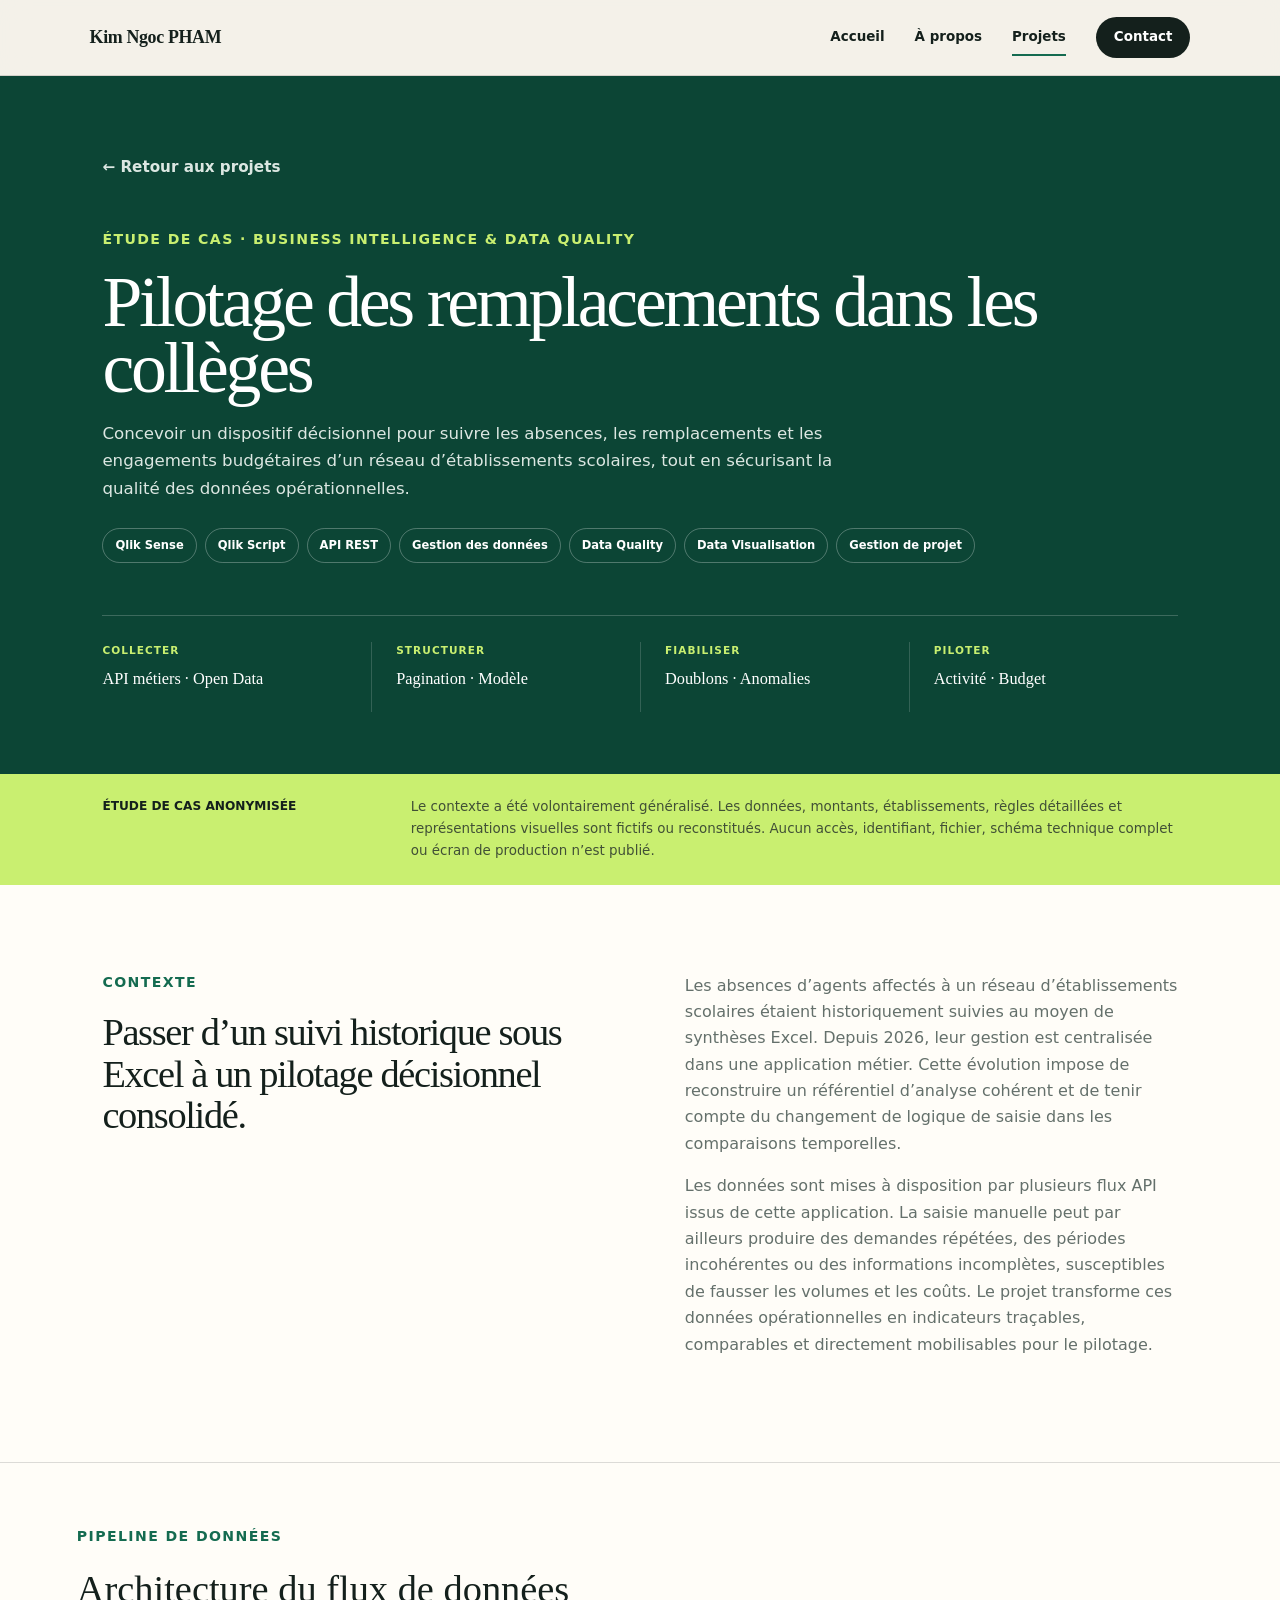
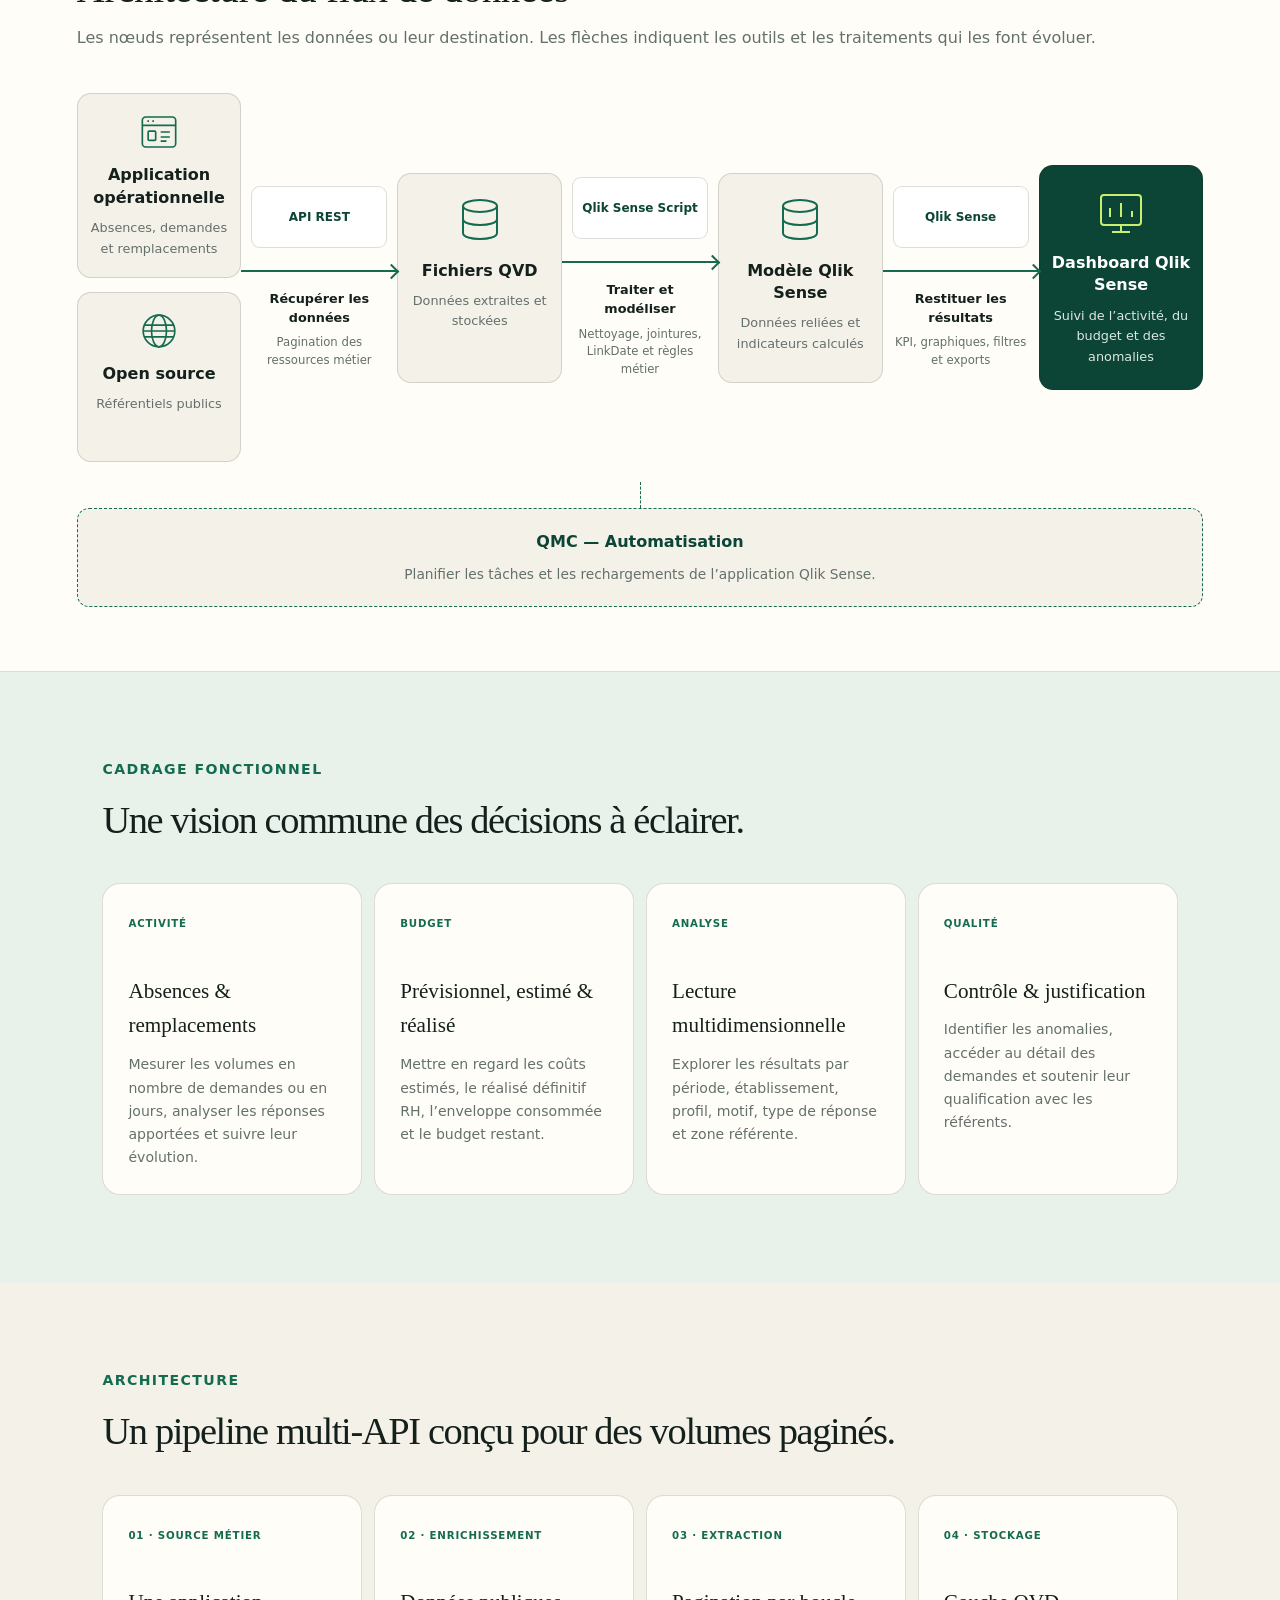
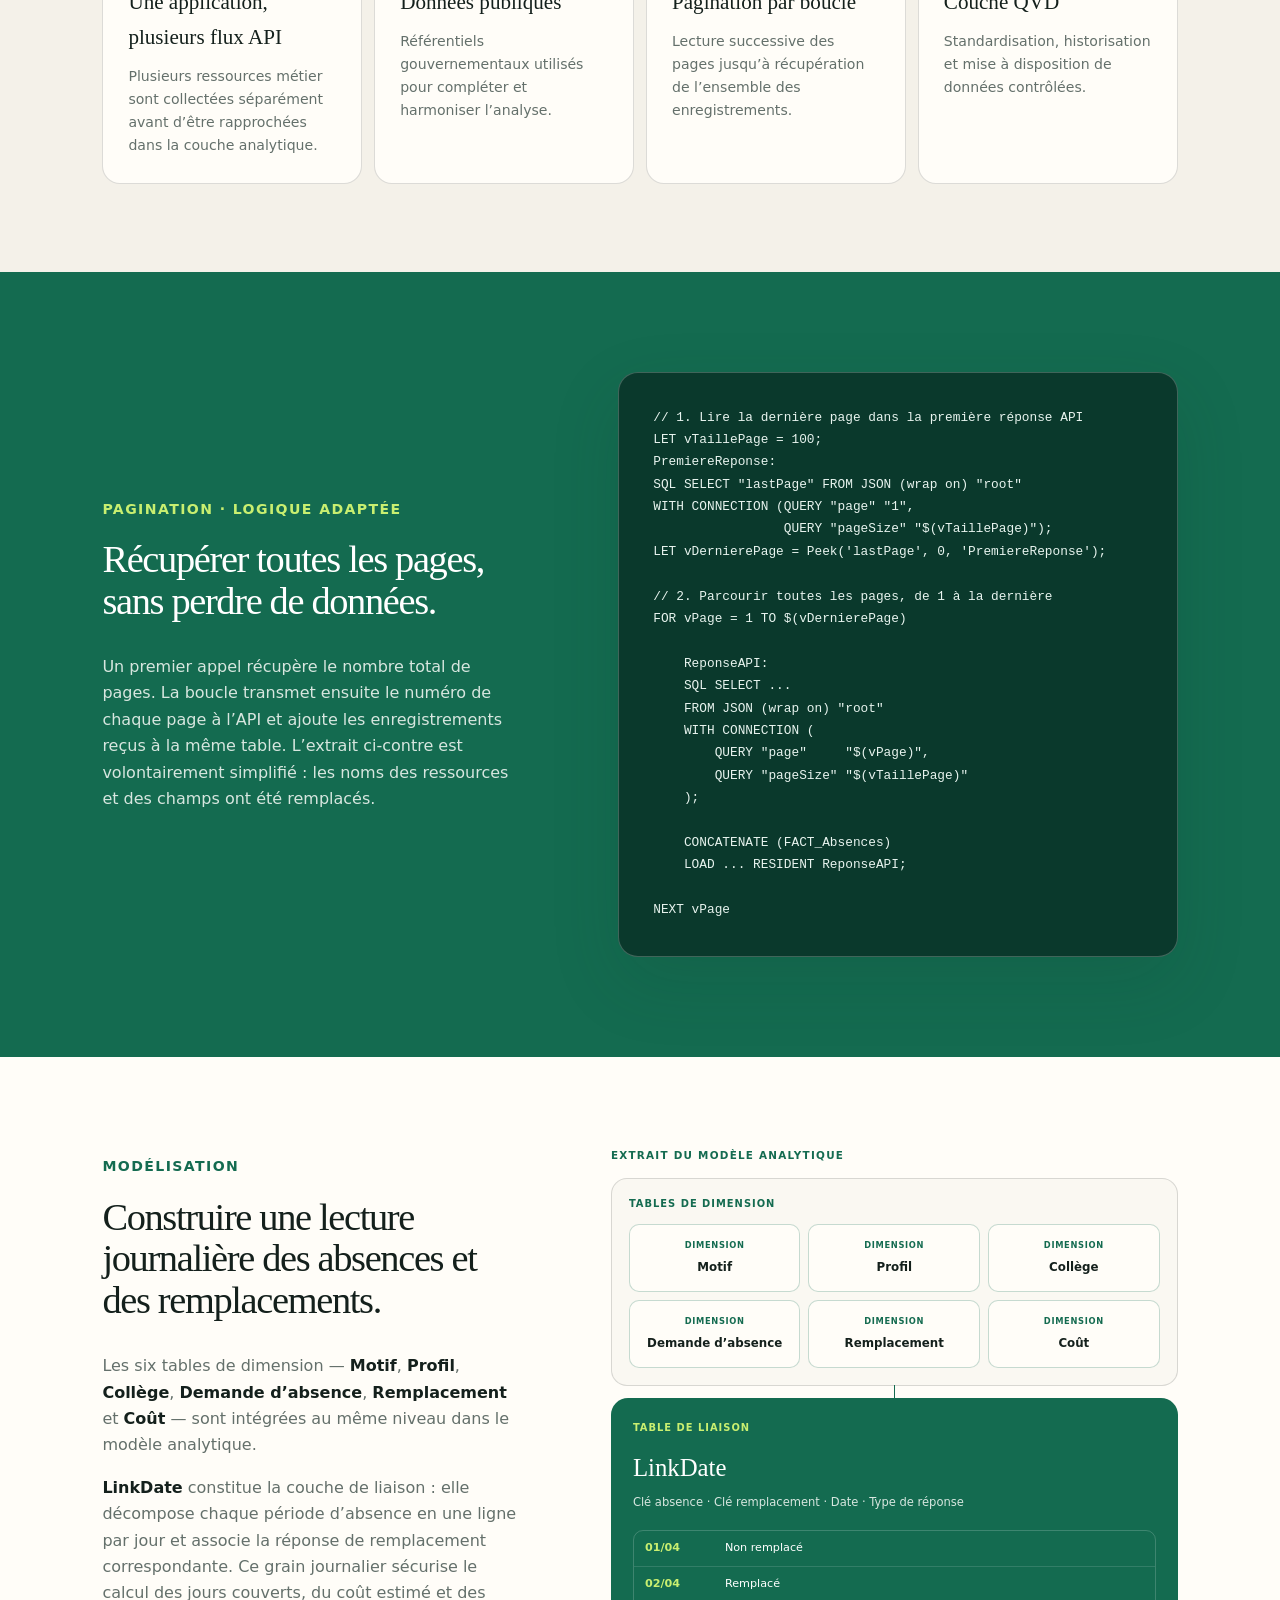
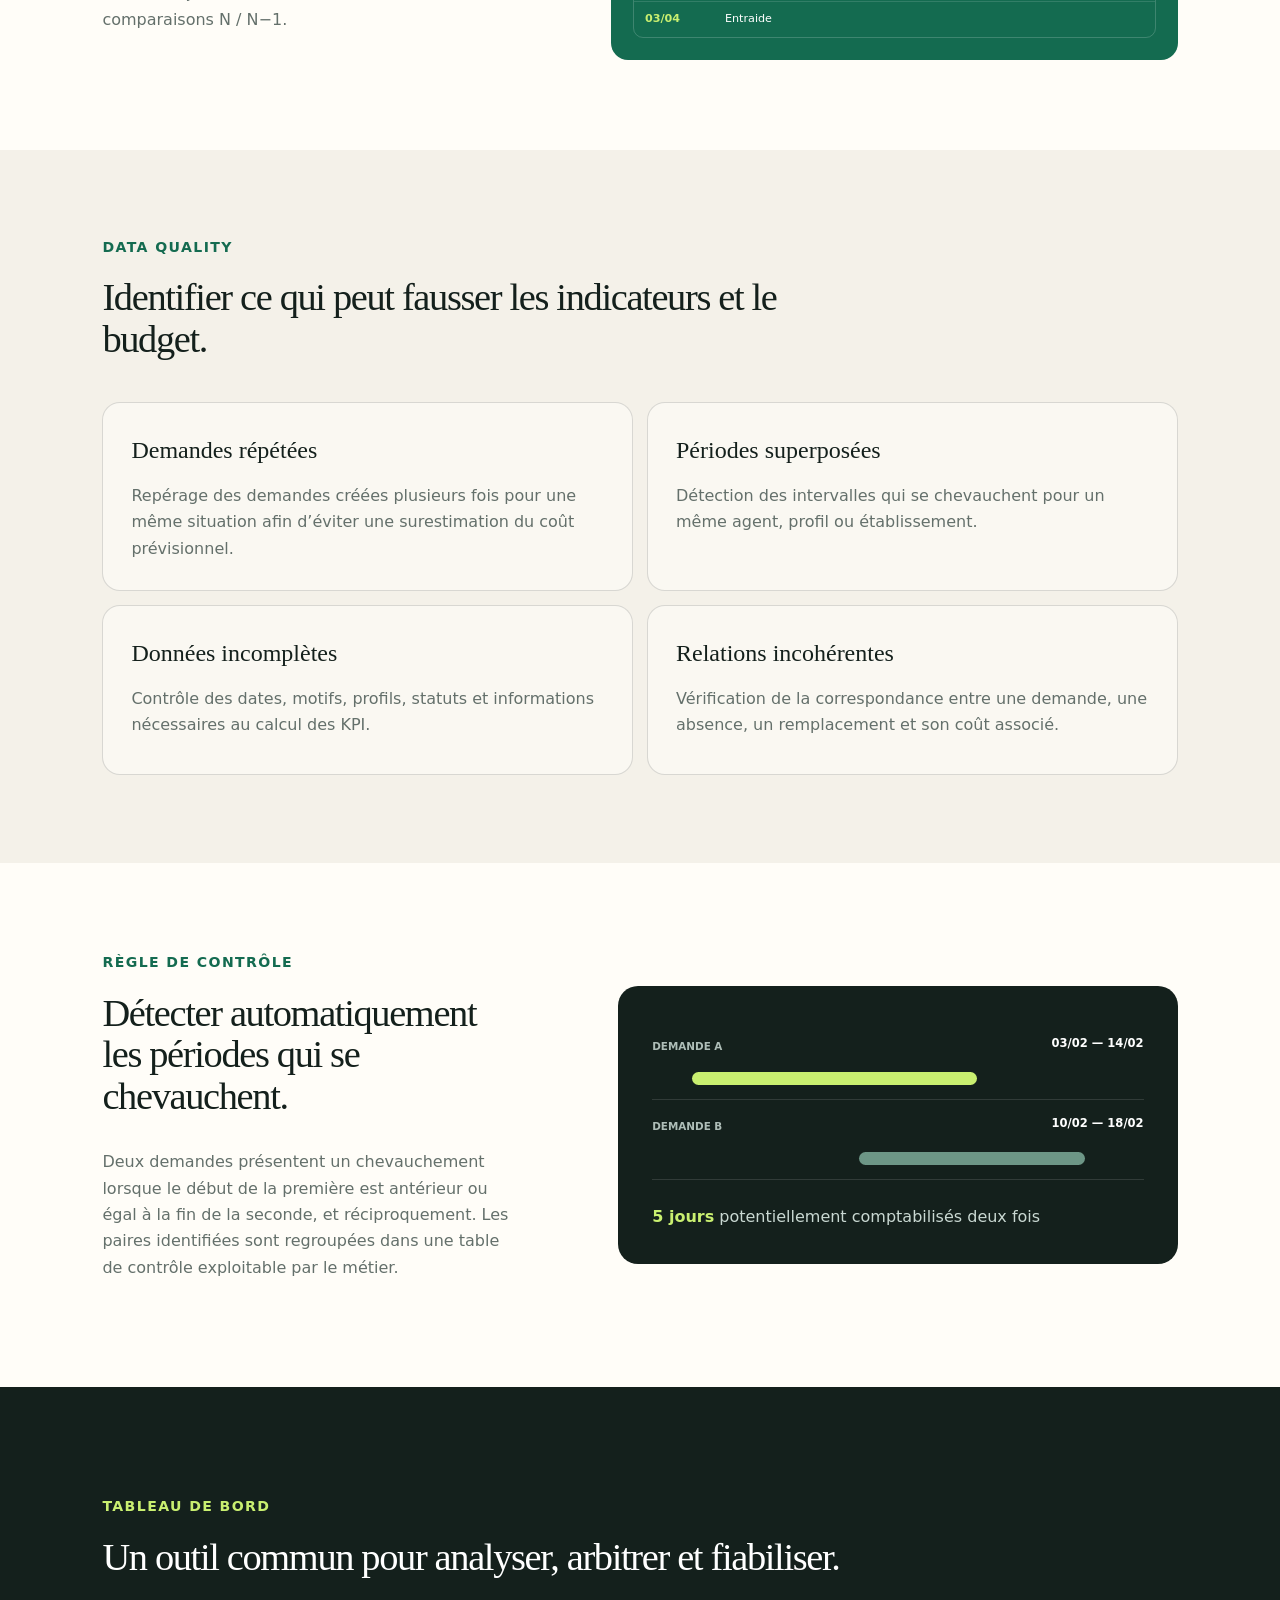
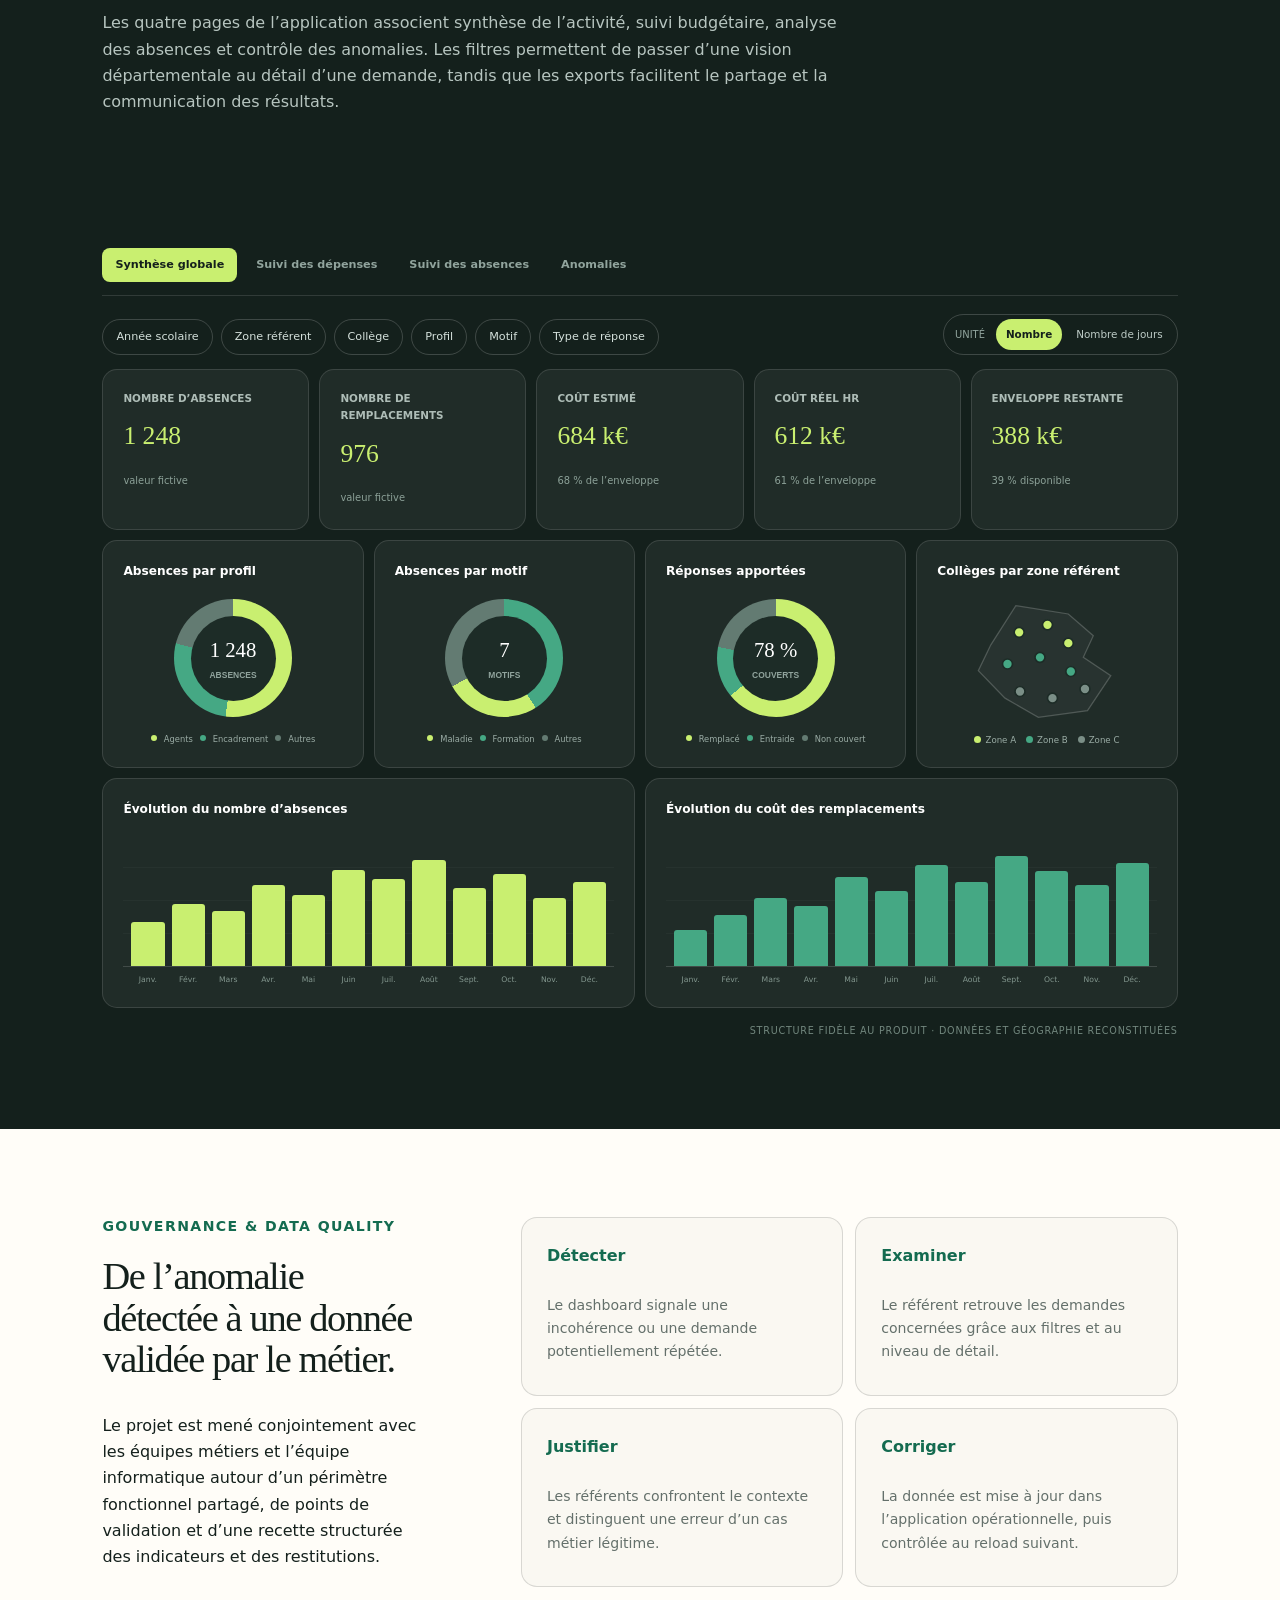
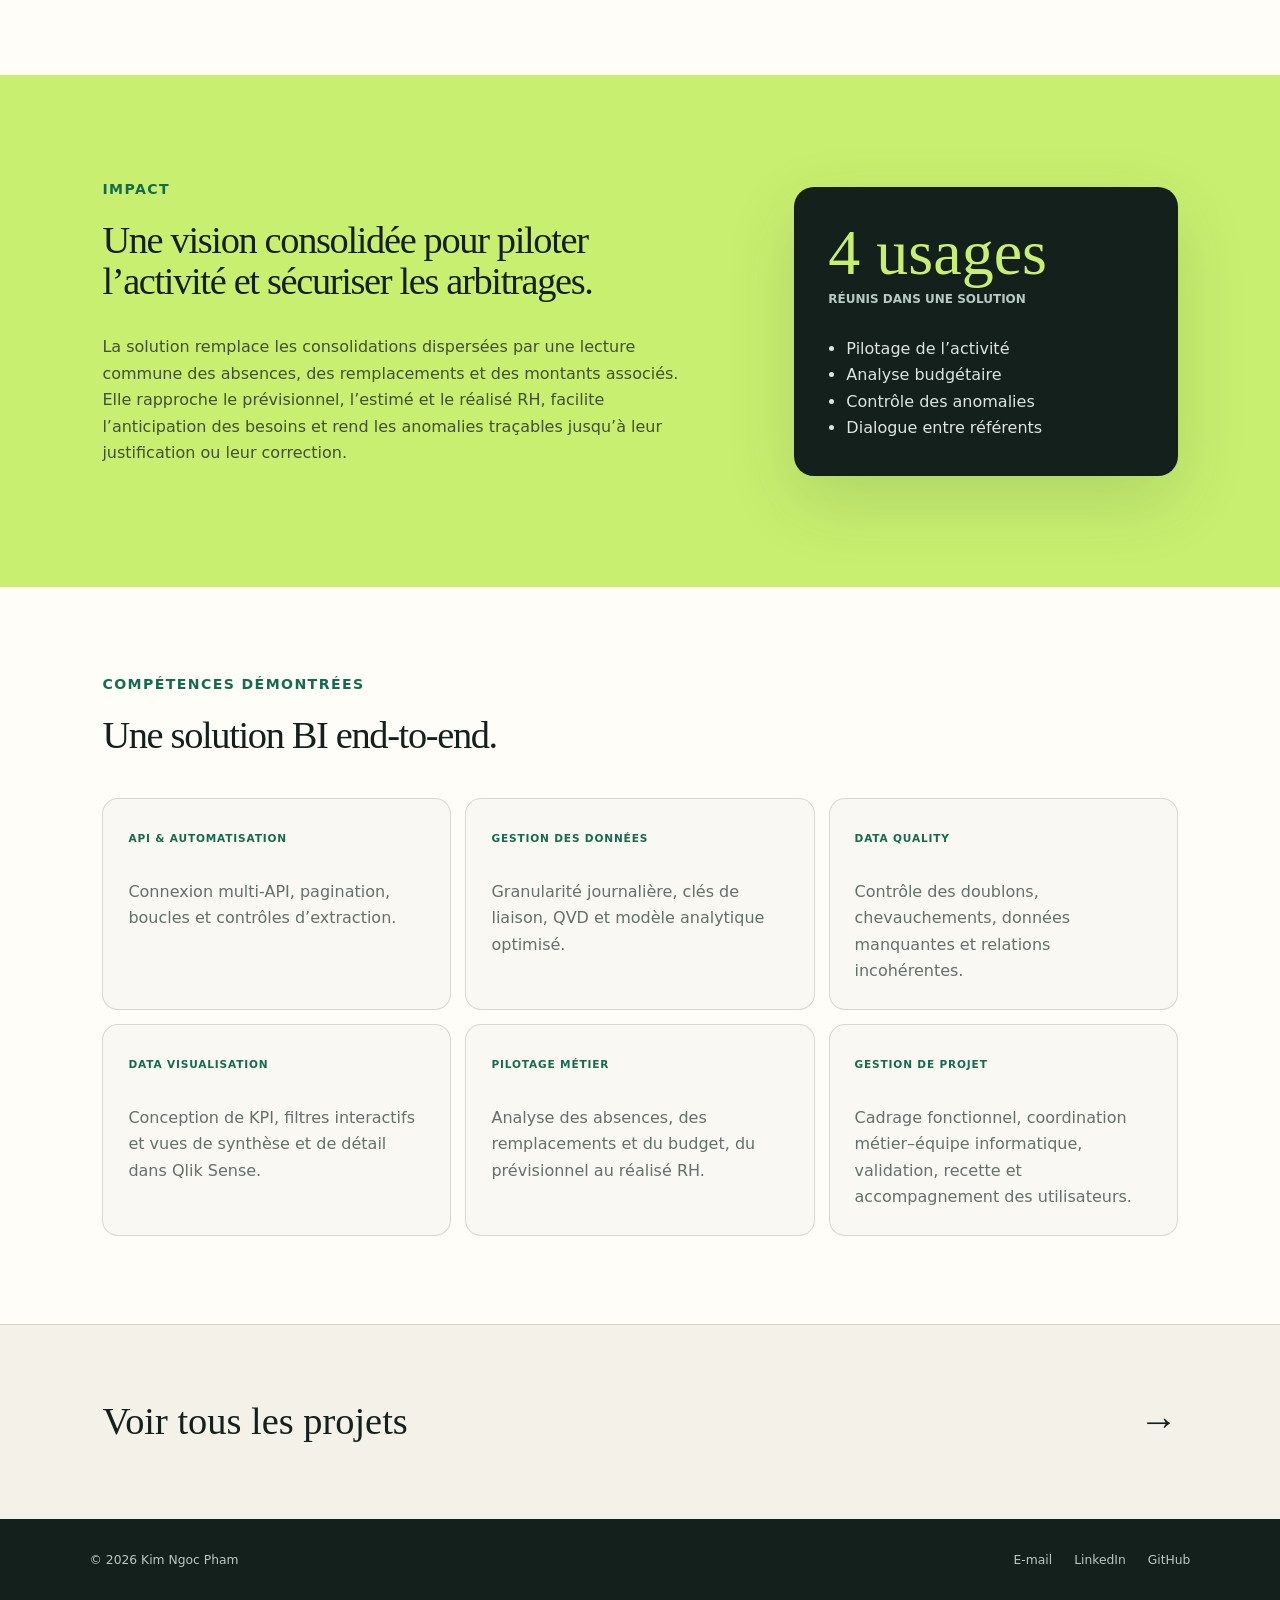
<file: projet-colleges.html>
<!doctype html>
<html lang="fr">
<head>
  <meta charset="utf-8">
  <meta name="viewport" content="width=device-width, initial-scale=1">
  <meta name="description" content="Étude de cas BI : pilotage des absences, des remplacements, du budget et de la qualité des données dans les collèges.">
  <title>Pilotage des remplacements dans les collèges | Kim Ngoc Pham</title>
  <style>
:root {
  --ink: #14201c;
  --muted: #64706b;
  --paper: #f4f1e9;
  --white: #fffdf8;
  --green: #146b50;
  --green-dark: #0c4535;
  --lime: #c9ef70;
  --sand: #d4c3a2;
  --line: rgba(20,32,28,.15);
  --shadow: 0 25px 70px rgba(15,55,42,.14);
}

* { box-sizing: border-box; }
html { scroll-behavior: smooth; }
body { margin: 0; background: var(--paper); color: var(--ink); font-family: Inter, ui-sans-serif, system-ui, -apple-system, BlinkMacSystemFont, "Segoe UI", sans-serif; line-height: 1.65; }
a { color: inherit; }
.site-header { position: sticky; top: 0; z-index: 50; min-height: 76px; display: flex; align-items: center; justify-content: space-between; padding: 0 clamp(24px,7vw,110px); background: rgba(244,241,233,.92); border-bottom: 1px solid var(--line); backdrop-filter: blur(14px); }
.brand { font-family: Georgia, serif; font-size: 1.12rem; font-weight: 700; text-decoration: none; letter-spacing: -.02em; }.brand span { color: inherit; }
nav { display: flex; align-items: center; gap: 30px; } nav a { position: relative; font-size: .84rem; font-weight: 750; text-decoration: none; }
nav a:not(.contact-link)::after { content: ""; position: absolute; left: 0; right: 100%; bottom: -7px; height: 2px; background: var(--green); transition: right .2s ease; } nav a:hover::after, nav a.active::after { right: 0; }
.contact-link { padding: 9px 18px; border-radius: 999px; background: var(--ink); color: white; }
.menu-button { display: none; padding: 8px 14px; border: 1px solid var(--line); border-radius: 999px; background: transparent; color: var(--ink); font: inherit; font-size: .82rem; font-weight: 800; }
.eyebrow { margin: 0 0 20px; color: var(--green); font-size: clamp(.88rem,1.05vw,1rem); font-weight: 800; line-height: 1.4; letter-spacing: .1em; text-transform: uppercase; }
h1,h2,h3,p { margin-top: 0; }
.button { min-height: 50px; display: inline-flex; align-items: center; justify-content: center; gap: 20px; padding: 0 22px; border: 1px solid transparent; border-radius: 999px; font-size: .88rem; font-weight: 800; text-decoration: none; transition: transform .2s ease, box-shadow .2s ease; }.button:hover { transform: translateY(-2px); box-shadow: 0 10px 25px rgba(20,32,28,.12); }
.primary { background: var(--green); color: white; }.secondary { border-color: var(--line); }.light { background: var(--lime); color: var(--ink); }
.reveal { opacity: 0; transform: translateY(18px); transition: opacity .65s ease, transform .65s ease; }.reveal.visible { opacity: 1; transform: none; }

.home-hero { min-height: calc(100vh - 76px); display: grid; grid-template-columns: 1.1fr .9fr; align-items: center; gap: 8vw; padding: 75px clamp(24px,8vw,130px); overflow: hidden; }
.hero-copy h1 { max-width: 850px; margin-bottom: 28px; font-family: Inter, ui-sans-serif, system-ui, -apple-system, BlinkMacSystemFont, "Segoe UI", sans-serif; font-size: clamp(2.75rem,4.8vw,5.2rem); font-weight: 780; line-height: 1.02; letter-spacing: -.052em; }.hero-copy h1 span { display: block; margin-top: .08em; color: var(--green); font-weight: 620; font-style: normal; }
.intro { max-width: 760px; margin-bottom: 34px; color: var(--muted); font-size: clamp(1rem,1.35vw,1.16rem); line-height: 1.8; }.hero-actions { display: flex; flex-wrap: wrap; gap: 12px; }
.hero-art { position: relative; min-height: 540px; }.portrait-frame { position: absolute; inset: 8% 3% 5% 10%; overflow: hidden; display: grid; place-items: center; border-radius: 48% 48% 20px 20px; background: var(--green); box-shadow: var(--shadow); }
.portrait-frame::before { content: ""; position: absolute; width: 360px; height: 360px; border: 1px solid rgba(255,255,255,.27); border-radius: 50%; }.portrait-frame::after { content: ""; position: absolute; width: 480px; height: 480px; border: 1px solid rgba(255,255,255,.14); border-radius: 50%; }
.monogram { z-index: 2; color: var(--white); font-family: Georgia, serif; font-size: clamp(4rem,8vw,8rem); letter-spacing: -.08em; }
.data-line { position: absolute; z-index: 1; width: 85%; height: 2px; background: var(--lime); transform-origin: left; }.line-one { top: 62%; left: 8%; transform: rotate(-13deg); }.line-two { top: 70%; left: 12%; width: 60%; transform: rotate(7deg); opacity: .55; }.line-three { top: 40%; right: -20%; width: 70%; transform: rotate(-48deg); opacity: .35; }
.floating-card { position: absolute; z-index: 3; padding: 18px 22px; border-radius: 16px; background: rgba(255,253,248,.94); box-shadow: var(--shadow); backdrop-filter: blur(10px); }.floating-card small { display: block; margin-bottom: 4px; color: var(--green); font-size: .62rem; font-weight: 900; letter-spacing: .12em; }.floating-card strong { font-size: .86rem; }.card-tools { left: 0; bottom: 7%; }.card-focus { right: -5%; top: 16%; }
.home-strip { display: grid; grid-template-columns: repeat(4,1fr); padding: 0 clamp(24px,8vw,130px); background: var(--ink); color: white; }.home-strip div { min-height: 120px; display: flex; flex-direction: column; justify-content: center; padding: 22px; border-right: 1px solid rgba(255,255,255,.13); }.home-strip div:first-child { border-left: 1px solid rgba(255,255,255,.13); }.home-strip span { color: var(--lime); font-size: .66rem; font-weight: 900; }.home-strip strong { margin-top: 9px; font-family: Georgia,serif; font-size: 1.05rem; font-weight: 500; }
.home-next { padding: 120px clamp(24px,8vw,130px); }.home-next h2 { max-width: 930px; margin-bottom: 65px; font-family: Georgia,serif; font-size: clamp(2.7rem,5.1vw,5.7rem); font-weight: 500; line-height: 1; letter-spacing: -.045em; }.home-next h2 em { color: var(--green); font-weight: 500; }
.next-grid { display: grid; grid-template-columns: 1fr 1fr; gap: 16px; }.next-grid a { position: relative; min-height: 210px; display: grid; grid-template-rows: auto 1fr; align-content: start; padding: 42px 30px 30px; border: 1px solid var(--line); border-radius: 20px; background: var(--white); text-decoration: none; transition: transform .2s ease, box-shadow .2s ease; }.next-grid a:hover { transform: translateY(-4px); box-shadow: var(--shadow); }.next-grid span { color: var(--green); font-size: .7rem; font-weight: 900; line-height: 1.35rem; text-transform: uppercase; }.next-grid strong { max-width: 480px; margin-top: 20px; font-family: Georgia,serif; font-size: 1.7rem; font-weight: 500; line-height: 1.15; }.next-grid i { position: absolute; top: 38px; right: 28px; font-size: 1.35rem; line-height: 1.35rem; font-style: normal; }

.page-hero { padding: 90px clamp(24px,8vw,130px); background: var(--white); }.page-hero h1 { max-width: 850px; margin-bottom: 28px; font-family: Inter,ui-sans-serif,system-ui,-apple-system,BlinkMacSystemFont,"Segoe UI",sans-serif; font-size: clamp(2.75rem,4.8vw,5.2rem); font-weight: 780; line-height: 1.02; letter-spacing: -.052em; }.page-hero h1 span { display: block; margin-top: .08em; color: var(--green); font-weight: 620; font-style: normal; }.page-hero > p:last-child { max-width: 760px; margin: 0; color: var(--muted); font-size: clamp(1rem,1.35vw,1.16rem); line-height: 1.8; }
.timeline-section,.education-section,.skills-section { padding: 110px clamp(24px,8vw,130px); }.section-intro { display: grid; grid-template-columns: .45fr 1fr; gap: 5vw; margin-bottom: 60px; }.section-intro h2 { max-width: 730px; font-family: Georgia,serif; font-size: clamp(2.5rem,4vw,4.5rem); font-weight: 500; line-height: 1.04; letter-spacing: -.04em; }
.timeline { max-width: 1100px; margin-left: auto; }.timeline-item { display: grid; grid-template-columns: 130px 22px 1fr; gap: 26px; min-height: 300px; }.timeline-date { display: flex; flex-direction: column; align-items: flex-end; padding-top: 3px; }.timeline-date span { color: var(--green); font-size: .86rem; font-weight: 900; line-height: 1.45; text-align: right; }.timeline-date small { color: var(--muted); }.timeline-dot { position: relative; }.timeline-dot::before { content: ""; position: absolute; top: 9px; bottom: -9px; left: 50%; width: 1px; background: var(--line); transform: translateX(-50%); }.timeline-dot::after { content: ""; position: absolute; top: 5px; left: 50%; width: 11px; height: 11px; border: 3px solid var(--paper); border-radius: 50%; background: var(--green); box-shadow: 0 0 0 1px var(--green); transform: translateX(-50%); }.timeline-item:last-child .timeline-dot::before { display: none; }
.timeline-content { padding: 0 0 60px; }.organisation { margin-bottom: 3px; color: var(--green); font-size: .72rem; font-weight: 900; letter-spacing: .08em; text-transform: uppercase; }.timeline-content h3 { margin-bottom: 10px; font-family: Georgia,serif; font-size: clamp(1.65rem,2.4vw,2.45rem); font-weight: 500; }.timeline-content .lead { color: var(--ink); font-weight: 750; }.timeline-content ul { margin: 20px 0 0; padding-left: 20px; color: var(--muted); }.experience-tags { display: flex; flex-wrap: wrap; gap: 7px; margin-top: 22px; }.experience-tags span { padding: 6px 10px; border: 1px solid var(--line); border-radius: 999px; color: var(--ink); font-size: .7rem; font-weight: 750; }
.education-section { background: var(--green-dark); color: white; }.education-section .eyebrow,.education-section .organisation { color: var(--lime); }.education-section .timeline-date span { color: var(--lime); }.education-section .timeline-date small,.education-section .timeline-content ul { color: #c8d8d2; }.education-section .timeline-dot::before { background: rgba(255,255,255,.25); }.education-section .timeline-dot::after { border-color: var(--green-dark); background: var(--lime); box-shadow: 0 0 0 1px var(--lime); }.education-section .timeline-content .lead { color: white; }.education-timeline .timeline-item { min-height: 350px; }
.skills-section { background: var(--white); }.skills-grid { display: grid; grid-template-columns: 1fr 1fr; gap: 14px; }.skills-grid article { min-height: 290px; display: flex; flex-direction: column; padding: 30px; border: 1px solid var(--line); border-radius: 18px; background: #faf8f2; }.skills-grid span { color: var(--green); font-size: .68rem; font-weight: 900; letter-spacing: .08em; }.skills-grid h3 { margin: 48px 0 12px; font-family: Georgia,serif; font-size: 1.55rem; font-weight: 500; line-height: 1.15; }.skills-grid p { margin: 0; color: var(--muted); }.skills-grid small { margin-top: auto; padding-top: 22px; border-top: 1px solid var(--line); color: var(--ink); font-size: .74rem; font-weight: 750; }.certifications { display: grid; grid-template-columns: .3fr 1fr; gap: 30px; margin-top: 50px; }.certifications > p { color: var(--green); font-weight: 900; }.certifications div { display: flex; flex-wrap: wrap; gap: 9px; }.certifications span,.project-tags span { padding: 7px 12px; border: 1px solid var(--line); border-radius: 999px; font-size: .74rem; font-weight: 750; }
.cta-section { padding: 100px clamp(24px,8vw,130px); background: var(--green-dark); color: white; }.cta-section .eyebrow { color: var(--lime); }.cta-section h2 { max-width: 980px; margin-bottom: 35px; font-family: Georgia,serif; font-size: clamp(2.5rem,5vw,5.3rem); font-weight: 500; line-height: 1; letter-spacing: -.04em; }

.project-hero { background: var(--paper); }.project-gallery { padding: 20px clamp(24px,8vw,130px) 120px; }.project-placeholder { display: grid; grid-template-columns: minmax(330px,.8fr) 1.2fr; gap: clamp(30px,6vw,90px); align-items: center; padding: 70px 0; border-top: 1px solid var(--line); }.project-placeholder:nth-child(even) .project-visual { order: 2; }.project-visual { position: relative; min-height: 360px; overflow: hidden; border-radius: 22px; background: var(--ink); box-shadow: var(--shadow); }.project-body { padding: 25px 0; }.project-top { display: flex; justify-content: space-between; margin-bottom: 50px; color: var(--green); font-size: .7rem; font-weight: 900; letter-spacing: .09em; text-transform: uppercase; }.project-body h2 { margin-bottom: 18px; font-family: Georgia,serif; font-size: clamp(2rem,3.4vw,3.8rem); font-weight: 500; line-height: 1.05; letter-spacing: -.035em; }.project-body > p { max-width: 650px; color: var(--muted); }.project-tags { display: flex; flex-wrap: wrap; gap: 7px; margin-top: 28px; }
.visual-pipeline { display: flex; align-items: center; justify-content: center; gap: 32px; background: var(--green); }.visual-pipeline i { position: relative; width: 46px; height: 46px; border: 2px solid var(--lime); border-radius: 12px; }.visual-pipeline i:not(:last-child)::after { content: "→"; position: absolute; left: 58px; top: 6px; color: white; font-size: 1.3rem; font-style: normal; }.visual-pipeline i:nth-child(2) { transform: rotate(45deg); }.visual-pipeline i:nth-child(3) { border-radius: 50%; }.visual-pipeline i:nth-child(4) { background: var(--lime); }
.visual-series { display: grid; place-items: center; background: #1a2924; }.visual-series svg { width: 88%; }.visual-series path { fill: none; stroke: var(--lime); stroke-width: 5; stroke-linecap: round; }.visual-series path.soft { stroke: #6d9686; stroke-width: 2; }
.visual-stats { background: #dfe8df; }.dots { position: absolute; inset: 45px; background-image: radial-gradient(circle,var(--green) 0 4px,transparent 5px); background-size: 48px 42px; opacity: .68; }.trend { position: absolute; left: 12%; right: 10%; top: 52%; height: 4px; border-radius: 99px; background: var(--green); transform: rotate(-22deg); box-shadow: 0 0 0 8px rgba(201,239,112,.5); }
.visual-markets { background: var(--green-dark); }.market-axis { position: absolute; inset: 13%; border-left: 1px solid rgba(255,255,255,.25); border-bottom: 1px solid rgba(255,255,255,.25); background: linear-gradient(90deg,transparent 49.8%,rgba(255,255,255,.09) 50%,transparent 50.2%),linear-gradient(transparent 49.8%,rgba(255,255,255,.09) 50%,transparent 50.2%); }.visual-markets i { position: absolute; left: var(--x); bottom: var(--y); width: 16px; height: 16px; border-radius: 50%; background: var(--lime); box-shadow: 0 0 0 7px rgba(201,239,112,.12); }.visual-markets i:nth-of-type(2),.visual-markets i:nth-of-type(5) { background: #45a884; }.visual-markets i:nth-of-type(3),.visual-markets i:nth-of-type(6) { background: #8fa49b; }.visual-markets b { position: absolute; left: 9%; top: 8%; color: white; font-family: Georgia,serif; font-size: 2.4rem; font-weight: 500; }.visual-markets strong { position: absolute; right: 9%; bottom: 8%; color: var(--lime); font-size: .75rem; letter-spacing: .1em; text-transform: uppercase; }
.phase-note { display: grid; grid-template-columns: .3fr 1fr; gap: 60px; padding: 80px clamp(24px,8vw,130px); background: var(--lime); }.phase-note > span { font-weight: 900; text-transform: uppercase; }.phase-note h2 { margin-bottom: 12px; font-family: Georgia,serif; font-size: clamp(2rem,3.5vw,3.8rem); font-weight: 500; }.phase-note p { max-width: 760px; margin: 0; color: #415036; }
.project-link { display: inline-flex; align-items: center; gap: 18px; margin-top: 28px; color: var(--green); font-size: .82rem; font-weight: 850; text-decoration: none; }.project-link:hover { text-decoration: underline; }

/* BottleNeck case study */
.case-study { overflow: hidden; }.case-hero { padding: 78px clamp(24px,8vw,130px) 62px; background: var(--green-dark); color: white; }.back-link { display: inline-block; margin-bottom: 50px; color: #dce7e2; font-size: .95rem; font-weight: 800; text-decoration: none; }.back-link:hover { color: white; text-decoration: underline; }.case-hero .eyebrow { color: var(--lime); }.case-hero h1 { margin-bottom: 18px; font-family: Georgia,serif; font-size: clamp(3.4rem,5.6vw,6rem); font-weight: 500; line-height: .92; letter-spacing: -.045em; }.case-lead { max-width: 790px; color: #dce7e2; font-size: clamp(1rem,1.3vw,1.2rem); line-height: 1.65; }.case-tags { display: flex; flex-wrap: wrap; gap: 8px; margin: 26px 0 52px; }.case-tags span { padding: 7px 12px; border: 1px solid rgba(255,255,255,.28); border-radius: 999px; font-size: .72rem; font-weight: 750; }.source-flow { display: grid; grid-template-columns: repeat(4,1fr); gap: 0; align-items: stretch; padding-top: 26px; border-top: 1px solid rgba(255,255,255,.2); }.source-flow div { min-height: 70px; padding: 0 24px; border-left: 1px solid rgba(255,255,255,.16); }.source-flow div:first-child { padding-left: 0; border-left: 0; }.source-flow small { display: block; margin-bottom: 7px; color: var(--lime); font-size: .66rem; font-weight: 900; letter-spacing: .1em; }.source-flow strong { font-family: Georgia,serif; font-size: 1.02rem; font-weight: 500; }
.case-kpis { display: grid; grid-template-columns: repeat(4,1fr); padding: 0 clamp(24px,8vw,130px); background: var(--ink); color: white; }.case-kpis article { min-height: 145px; display: flex; flex-direction: column; justify-content: center; padding: 25px; border-right: 1px solid rgba(255,255,255,.14); }.case-kpis article:first-child { border-left: 1px solid rgba(255,255,255,.14); }.case-kpis small { color: #a9b9b2; font-size: .7rem; font-weight: 750; text-transform: uppercase; }.case-kpis strong { margin-top: 8px; color: var(--lime); font-family: Georgia,serif; font-size: clamp(1.8rem,3vw,3.1rem); font-weight: 500; line-height: 1; }
.case-section { padding: 88px clamp(24px,8vw,130px); }.case-intro { display: grid; grid-template-columns: 1fr 1fr; gap: 7vw; align-items: start; background: var(--white); }.case-section h2,.analysis-header h2,.chart-heading h2,.stock-section h2,.recommendations h2,.technical-results h2,.skills-summary h2 { font-family: Georgia,serif; font-size: clamp(2rem,3vw,3.35rem); font-weight: 500; line-height: 1.08; letter-spacing: -.035em; }.case-copy { max-width: 700px; color: var(--muted); font-size: 1rem; }
.data-model { display: grid; grid-template-columns: 1fr auto 1fr auto 1fr; gap: 22px; align-items: center; padding: 55px clamp(24px,8vw,130px); background: var(--paper); }.data-model article { min-height: 190px; padding: 28px; border: 1px solid var(--line); border-radius: 18px; background: var(--white); }.data-model small { color: var(--green); font-size: .65rem; font-weight: 900; letter-spacing: .1em; }.data-model h3 { margin: 38px 0 8px; font-family: Georgia,serif; font-size: 1.35rem; font-weight: 500; }.data-model p { margin: 0; color: var(--muted); font-size: .78rem; }.model-key { display: flex; flex-direction: column; align-items: center; gap: 5px; color: var(--green); font-size: .64rem; font-weight: 850; }.model-key b { font-size: 1.2rem; }
.quality-section { background: var(--white); }.quality-section > div:first-child { max-width: 760px; }.quality-grid { display: grid; grid-template-columns: 1fr 1fr; gap: 14px; margin-top: 42px; }.quality-grid article { min-height: 170px; padding: 28px; border: 1px solid var(--line); border-radius: 18px; background: #faf8f2; }.quality-grid h3 { margin: 0 0 12px; font-family: Georgia,serif; font-size: 1.5rem; font-weight: 500; }.quality-grid p { margin: 0; color: var(--muted); }
.contract-section { display: grid; grid-template-columns: .85fr 1.15fr; gap: 8vw; align-items: center; padding: 100px clamp(24px,8vw,130px); background: var(--green); color: white; }.contract-section .eyebrow { color: var(--lime); }.contract-copy h2 { font-family: Georgia,serif; font-size: clamp(2.4rem,4vw,4.3rem); font-weight: 500; line-height: 1.04; }.contract-copy > p:last-child { color: #d7e6df; }.contract-section pre { overflow-x: auto; margin: 0; padding: 34px; border: 1px solid rgba(255,255,255,.22); border-radius: 20px; background: #0a392c; color: #e8f4ef; font-size: clamp(.72rem,1vw,.9rem); line-height: 1.75; box-shadow: var(--shadow); }
.join-section { display: grid; grid-template-columns: .85fr 1.15fr; gap: 8vw; align-items: center; }.join-section > div:first-child > p:last-child { color: var(--muted); }.funnel { display: flex; flex-direction: column; align-items: center; gap: 8px; }.funnel div { width: var(--w); display: grid; grid-template-columns: 90px 1fr; align-items: center; padding: 17px 22px; border-radius: 10px; background: var(--green); color: white; }.funnel div:nth-child(2) { opacity: .9; }.funnel div:nth-child(3) { opacity: .8; }.funnel div:nth-child(4) { background: var(--lime); color: var(--ink); opacity: 1; }.funnel strong { font-family: Georgia,serif; font-size: 1.55rem; }.funnel span { font-size: .78rem; font-weight: 750; }
.analysis-header { padding: 110px clamp(24px,8vw,130px) 70px; background: var(--ink); color: white; }.analysis-header .eyebrow { color: var(--lime); }.analysis-header h2 { max-width: 970px; }.analysis-header > p:last-child { max-width: 760px; color: #b7c5c0; }
.analysis-block { display: grid; grid-template-columns: .9fr 1.1fr; gap: 6vw; align-items: center; padding: 82px clamp(24px,8vw,130px); background: var(--paper); }.analysis-copy h3 { margin: 0 0 14px; font-family: Georgia,serif; font-size: clamp(1.85rem,2.4vw,2.75rem); font-weight: 500; line-height: 1.08; }.analysis-copy p { color: var(--muted); }.segment-visual { display: grid; grid-template-columns: 1fr 1fr; gap: 14px; }.segment-visual article { min-height: 255px; padding: 30px; border: 1px solid var(--line); border-radius: 20px; background: var(--white); }.segment-visual small { color: var(--green); font-weight: 900; }.segment-visual strong { display: block; margin-top: 32px; font-family: Georgia,serif; font-size: 3.25rem; font-weight: 500; line-height: 1; }.segment-visual p { color: var(--muted); }.segment-visual div { height: 9px; margin: 28px 0 10px; overflow: hidden; border-radius: 99px; background: #dfe5df; }.segment-visual i { display: block; height: 100%; border-radius: inherit; background: var(--green); }.segment-visual b { font-size: .8rem; }.pareto-block { grid-template-columns: 1fr 1fr; background: var(--white); }.pareto-visual { min-height: 340px; display: flex; flex-direction: column; justify-content: center; padding: 45px; border-radius: 22px; background: var(--green-dark); color: white; }.pareto-visual strong { color: var(--lime); font-family: Georgia,serif; font-size: clamp(4rem,6vw,6.5rem); font-weight: 500; line-height: .85; }.pareto-visual > span { color: #c9d8d2; }.pareto-visual b { margin-top: 22px; font-family: Georgia,serif; font-size: 2.5rem; font-weight: 500; }.pareto-visual div { height: 12px; margin: 22px 0 15px; border-radius: 99px; background: rgba(255,255,255,.16); }.pareto-visual i { display: block; width: 80%; height: 100%; border-radius: inherit; background: var(--lime); }.pareto-visual small { color: #a9bdb5; }
.chart-section { padding: 88px clamp(24px,8vw,130px); background: var(--paper); }.chart-heading { display: grid; grid-template-columns: 1fr 1fr; gap: 7vw; align-items: start; margin-bottom: 42px; }.chart-heading > p { max-width: 590px; margin: 38px 0 0; color: var(--muted); }.chart-grid { display: grid; grid-template-columns: 1fr 1fr; gap: 18px; }.chart-section figure { margin: 0; padding: 20px; border: 1px solid var(--line); border-radius: 20px; background: var(--white); }.chart-section img,.stock-section img { width: 100%; height: auto; display: block; border-radius: 10px; }.chart-section figcaption,.stock-section figcaption { padding: 14px 5px 0; color: var(--muted); font-size: .72rem; font-weight: 750; }.chart-section-alt { background: var(--white); }.chart-wide { max-width: 1000px; margin: 0 auto !important; }
.stock-section { display: grid; grid-template-columns: .72fr 1.28fr; gap: 7vw; align-items: center; padding: 105px clamp(24px,8vw,130px); }.stock-copy > p:last-child { color: var(--muted); }.stock-kpis { display: grid; grid-template-columns: 1fr 1fr; gap: 10px; margin: 35px 0; }.stock-kpis article { padding: 20px; border: 1px solid var(--line); border-radius: 14px; background: var(--white); }.stock-kpis small { display: block; color: var(--muted); font-size: .66rem; font-weight: 800; text-transform: uppercase; }.stock-kpis strong { display: block; margin-top: 5px; color: var(--green); font-family: Georgia,serif; font-size: 1.65rem; font-weight: 500; }.stock-section figure { margin: 0; padding: 18px; border: 1px solid var(--line); border-radius: 20px; background: var(--white); }
.recommendations { padding: 88px clamp(24px,8vw,130px); background: var(--green-dark); color: white; }.recommendations .eyebrow { color: var(--lime); }.recommendations > div { display: grid; grid-template-columns: 1fr 1fr; gap: 1px; margin-top: 42px; background: rgba(255,255,255,.18); }.recommendations article { min-height: 185px; padding: 30px; background: var(--green-dark); }.recommendations h3 { margin: 0 0 10px; font-family: Georgia,serif; font-size: 1.45rem; font-weight: 500; }.recommendations p { margin: 0; color: #c8d8d2; }
.technical-results { display: grid; grid-template-columns: 1fr .65fr; gap: 8vw; align-items: center; padding: 105px clamp(24px,8vw,130px); background: var(--lime); }.technical-results > div:first-child > p:last-child { max-width: 700px; color: #415036; }.test-panel { padding: 34px; border-radius: 20px; background: var(--ink); color: white; box-shadow: var(--shadow); }.test-panel strong { display: block; color: var(--lime); font-family: Georgia,serif; font-size: 4rem; font-weight: 500; line-height: 1; }.test-panel > span { color: #b9c9c2; font-size: .75rem; font-weight: 800; text-transform: uppercase; }.test-panel ul { margin: 25px 0 0; padding-left: 18px; color: #dce5e1; }
.skills-summary { padding: 88px clamp(24px,8vw,130px); background: var(--white); }.skills-summary > div { display: grid; grid-template-columns: repeat(3,1fr); gap: 14px; margin-top: 42px; }.skills-summary article { min-height: 150px; padding: 25px; border: 1px solid var(--line); border-radius: 16px; background: #faf8f2; }.skills-summary small { color: var(--green); font-size: .66rem; font-weight: 900; letter-spacing: .08em; }.skills-summary p { margin: 28px 0 0; color: var(--muted); }.case-next { padding: 65px clamp(24px,8vw,130px); border-top: 1px solid var(--line); }.case-next a { display: flex; justify-content: space-between; font-family: Georgia,serif; font-size: clamp(1.8rem,3vw,3rem); text-decoration: none; }

/* Collèges case study */
.visual-colleges { padding: 38px; background: var(--green-dark); }.mini-kpis { display: grid; grid-template-columns: repeat(3,1fr); gap: 9px; }.mini-kpis i { height: 54px; border: 1px solid rgba(255,255,255,.18); border-radius: 9px; background: rgba(255,255,255,.08); }.mini-chart { height: 150px; display: flex; align-items: flex-end; gap: 12px; margin-top: 20px; padding: 20px; border-radius: 12px; background: rgba(255,255,255,.06); }.mini-chart b { flex: 1; height: 52%; border-radius: 5px 5px 0 0; background: var(--lime); }.mini-chart b:nth-child(2) { height: 82%; }.mini-chart b:nth-child(3) { height: 66%; }.mini-chart b:nth-child(4) { height: 92%; }.mini-chart b:nth-child(5) { height: 58%; }.mini-alerts { display: grid; gap: 8px; margin-top: 18px; }.mini-alerts span { height: 8px; border-radius: 99px; background: rgba(255,255,255,.22); }.mini-alerts span:nth-child(2) { width: 80%; }.mini-alerts span:nth-child(3) { width: 64%; }
.confidentiality-note { display: grid; grid-template-columns: .35fr 1fr; gap: 40px; padding: 22px clamp(24px,8vw,130px); background: var(--lime); }.confidentiality-note strong { font-size: .76rem; font-weight: 900; text-transform: uppercase; }.confidentiality-note p { max-width: 860px; margin: 0; color: #415036; font-size: .84rem; }
.college-architecture { padding: 88px clamp(24px,8vw,130px); background: var(--paper); }.college-architecture > h2,.college-model h2,.anomaly-logic h2,.workflow-section h2 { max-width: 820px; font-family: Georgia,serif; font-size: clamp(2rem,3vw,3.35rem); font-weight: 500; line-height: 1.08; letter-spacing: -.035em; }.architecture-grid { display: grid; grid-template-columns: repeat(4,1fr); gap: 12px; margin-top: 42px; }.architecture-grid article { min-height: 230px; padding: 25px; border: 1px solid var(--line); border-radius: 18px; background: var(--white); }.architecture-grid small { color: var(--green); font-size: .64rem; font-weight: 900; letter-spacing: .08em; }.architecture-grid h3 { margin: 38px 0 10px; font-family: Georgia,serif; font-size: 1.32rem; font-weight: 500; }.architecture-grid p { margin: 0; color: var(--muted); font-size: .88rem; }
.college-model { display: grid; grid-template-columns: .85fr 1.15fr; gap: 7vw; align-items: center; padding: 90px clamp(24px,8vw,130px); background: var(--white); }.college-model-copy > p { color: var(--muted); }.college-model-copy strong { color: var(--ink); }.model-map { display: grid; gap: 12px; }.model-caption { margin: 0 0 2px; color: var(--green); font-size: .65rem; font-weight: 900; letter-spacing: .12em; text-transform: uppercase; }.model-family { padding: 17px; border: 1px solid var(--line); border-radius: 16px; background: #faf8f2; }.model-family > small,.linkdate-card > small { display: block; margin-bottom: 12px; color: var(--green); font-size: .62rem; font-weight: 900; letter-spacing: .1em; }.model-family > div { display: grid; grid-template-columns: repeat(3,1fr); gap: 8px; }.model-family span { min-height: 68px; display: flex; flex-direction: column; align-items: center; justify-content: center; gap: 5px; padding: 10px; border: 1px solid rgba(20,107,80,.24); border-radius: 10px; background: var(--white); text-align: center; font-size: .74rem; }.model-family span em { color: var(--green); font-size: .52rem; font-style: normal; font-weight: 900; letter-spacing: .08em; text-transform: uppercase; }.model-family span b { font-weight: 600; }.linkdate-card { position: relative; padding: 22px; border-radius: 17px; background: var(--green); color: white; }.linkdate-card::before { content: ""; position: absolute; top: -13px; left: 50%; width: 1px; height: 13px; background: var(--green); }.linkdate-card > small { color: var(--lime); }.linkdate-card h3 { margin: 0 0 4px; font-family: Georgia,serif; font-size: 1.55rem; font-weight: 500; }.linkdate-card > p { margin: 0 0 18px; color: #d7e6df; font-size: .72rem; }.date-example { overflow: hidden; border: 1px solid rgba(255,255,255,.18); border-radius: 10px; }.date-example div { display: grid; grid-template-columns: 80px 1fr; padding: 8px 11px; border-top: 1px solid rgba(255,255,255,.13); font-size: .7rem; }.date-example div:first-child { border-top: 0; }.date-example b { color: var(--lime); }.college-quality { background: var(--paper); }
.anomaly-logic { display: grid; grid-template-columns: .85fr 1.15fr; gap: 8vw; align-items: center; padding: 90px clamp(24px,8vw,130px); background: var(--white); }.anomaly-logic > div:first-child > p:last-child { color: var(--muted); }.overlap-demo { padding: 34px; border-radius: 20px; background: var(--ink); color: white; }.overlap-demo article { position: relative; min-height: 80px; padding-top: 18px; border-bottom: 1px solid rgba(255,255,255,.12); }.overlap-demo small { display: block; color: #aebdb7; font-size: .65rem; font-weight: 850; }.overlap-demo article span { position: absolute; left: var(--start); bottom: 14px; width: var(--length); height: 13px; border-radius: 99px; background: var(--lime); }.overlap-demo article:nth-child(2) span { background: #6d9686; }.overlap-demo article b { position: absolute; right: 0; top: 14px; font-size: .72rem; }.overlap-demo > p { margin: 24px 0 0; color: #c9d8d2; }.overlap-demo > p strong { color: var(--lime); }
.dashboard-demo { padding: 46px clamp(24px,8vw,130px) 90px; background: var(--ink); color: white; }.demo-pages { display: flex; flex-wrap: wrap; gap: 6px; margin-bottom: 18px; padding-bottom: 13px; border-bottom: 1px solid rgba(255,255,255,.12); }.demo-pages span { padding: 8px 13px; color: #91a49d; font-size: .7rem; font-weight: 800; }.demo-pages .active { border-radius: 8px; background: var(--lime); color: var(--ink); }.demo-controls { display: flex; align-items: flex-end; justify-content: space-between; gap: 18px; margin-bottom: 14px; }.demo-toolbar { display: flex; flex-wrap: wrap; gap: 8px; }.demo-toolbar span { padding: 8px 13px; border: 1px solid rgba(255,255,255,.18); border-radius: 999px; color: #d4e0db; font-size: .7rem; }.display-switch { display: flex; align-items: center; gap: 4px; flex: 0 0 auto; padding: 4px; border: 1px solid rgba(255,255,255,.18); border-radius: 999px; }.display-switch small { padding: 0 7px; color: #91a49d; font-size: .62rem; text-transform: uppercase; }.display-switch b,.display-switch span { padding: 7px 10px; border-radius: 999px; font-size: .65rem; }.display-switch b { background: var(--lime); color: var(--ink); }.display-switch span { color: #bdcbc6; }.demo-kpis { display: grid; grid-template-columns: repeat(5,1fr); gap: 10px; }.demo-kpis article,.demo-distributions article,.demo-evolution article { padding: 20px; border: 1px solid rgba(255,255,255,.12); border-radius: 15px; background: rgba(255,255,255,.055); }.demo-kpis small { display: block; color: #aebdb7; font-size: .65rem; font-weight: 800; text-transform: uppercase; }.demo-kpis strong { display: block; margin: 8px 0; color: var(--lime); font-family: Georgia,serif; font-size: clamp(1.45rem,2vw,2rem); font-weight: 500; }.demo-kpis em { color: #8ca198; font-size: .62rem; font-style: normal; }.demo-distributions { display: grid; grid-template-columns: repeat(4,1fr); gap: 10px; margin-top: 10px; }.demo-distributions h3,.demo-evolution h3 { margin: 0 0 18px; font-size: .76rem; }.donut { width: 118px; aspect-ratio: 1; display: grid; place-items: center; margin: 4px auto 16px; border-radius: 50%; }.donut::before { content: ""; grid-area: 1/1; width: 72%; aspect-ratio: 1; border-radius: 50%; background: #1d2c27; }.donut span { z-index: 1; grid-area: 1/1; color: white; font-family: Georgia,serif; font-size: 1.3rem; text-align: center; }.donut span small { display: block; margin-top: 2px; color: #91a49d; font-family: Arial,sans-serif; font-size: .53rem; font-weight: 700; text-transform: uppercase; }.donut-profile { background: conic-gradient(var(--lime) 0 52%,#45a884 52% 79%,#637b72 79% 100%); }.donut-motif { background: conic-gradient(#45a884 0 41%,var(--lime) 41% 67%,#637b72 67% 100%); }.donut-response { background: conic-gradient(var(--lime) 0 64%,#45a884 64% 78%,#637b72 78% 100%); }.donut-legend { display: flex; flex-wrap: wrap; justify-content: center; gap: 7px; color: #9aaca5; font-size: .52rem; }.donut-legend i { width: 6px; height: 6px; margin-top: 2px; border-radius: 50%; background: var(--lime); }.donut-legend i:nth-of-type(2) { background: #45a884; }.donut-legend i:nth-of-type(3) { background: #637b72; }.college-map svg { width: 100%; height: 125px; }.college-map path { fill: rgba(255,255,255,.035); stroke: rgba(255,255,255,.2); stroke-width: 1.5; }.college-map circle { stroke: #1d2c27; stroke-width: 2; }.college-map .zone-a circle { fill: var(--lime); }.college-map .zone-b circle { fill: #45a884; }.college-map .zone-c circle { fill: #7b8f87; }.map-legend { display: flex; justify-content: center; gap: 10px; color: #9aaca5; font-size: .54rem; }.map-legend span { display: flex; align-items: center; gap: 4px; }.map-legend i { width: 7px; height: 7px; border-radius: 50%; background: var(--lime); }.map-legend span:nth-child(2) i { background: #45a884; }.map-legend span:nth-child(3) i { background: #7b8f87; }.demo-evolution { display: grid; grid-template-columns: 1fr 1fr; gap: 10px; margin-top: 10px; }.evolution-bars { height: 130px; display: flex; align-items: flex-end; gap: 7px; padding: 12px 8px 0; border-bottom: 1px solid rgba(255,255,255,.15); background: repeating-linear-gradient(to top,transparent 0,transparent 32px,rgba(255,255,255,.055) 33px); }.evolution-bars i { flex: 1; height: var(--h); min-width: 5px; border-radius: 3px 3px 0 0; background: var(--lime); }.cost-bars i { background: #45a884; }.month-axis { display: grid; grid-template-columns: repeat(12,1fr); gap: 7px; margin-top: 7px; padding: 0 8px; color: #82968e; font-size: .48rem; text-align: center; }.demo-disclaimer { margin: 15px 0 0; color: #71867d; font-size: .6rem; text-align: right; text-transform: uppercase; letter-spacing: .08em; }
.workflow-section { display: grid; grid-template-columns: .65fr 1.35fr; gap: 8vw; background: var(--white); }.workflow-steps { display: grid; grid-template-columns: 1fr 1fr; gap: 12px; }.workflow-steps article { min-height: 165px; padding: 25px; border: 1px solid var(--line); border-radius: 16px; background: #faf8f2; }.workflow-steps strong { color: var(--green); }.workflow-steps p { margin: 25px 0 0; color: var(--muted); font-size: .88rem; }.college-impact { background: var(--lime); }
.market-hero { background: #163d32; }.market-sources { background: var(--paper); }.market-method { background: var(--white); }.market-axes,.market-score { background: var(--paper); }.axis-cards { display: grid; grid-template-columns: 1fr 1fr; gap: 12px; }.axis-cards article { min-height: 185px; padding: 25px; border: 1px solid var(--line); border-radius: 16px; background: var(--white); }.axis-cards small,.score-formula > small { color: var(--green); font-size: .65rem; font-weight: 900; letter-spacing: .1em; }.axis-cards strong { display: block; margin: 40px 0 8px; font-family: Georgia,serif; font-size: 1.35rem; font-weight: 500; }.axis-cards span { color: var(--muted); font-size: .8rem; }.market-profiles { padding: 90px clamp(24px,8vw,130px); background: var(--green-dark); color: white; }.market-profiles > h2 { max-width: 760px; font-family: Georgia,serif; font-size: clamp(2rem,3vw,3.35rem); font-weight: 500; line-height: 1.08; }.market-profiles > div { display: grid; grid-template-columns: repeat(3,1fr); gap: 12px; margin-top: 42px; }.market-profiles article { min-height: 240px; padding: 28px; border: 1px solid rgba(255,255,255,.15); border-radius: 18px; background: rgba(255,255,255,.05); }.market-profiles small { color: var(--lime); font-size: .64rem; font-weight: 900; letter-spacing: .1em; }.market-profiles h3 { margin: 48px 0 12px; font-family: Georgia,serif; font-size: 1.45rem; font-weight: 500; }.market-profiles p { color: #b8c8c2; font-size: .86rem; }.score-formula { padding: 30px; border-radius: 20px; background: var(--green-dark); color: white; }.score-formula > small { display: block; margin-bottom: 25px; color: var(--lime); }.score-formula div { display: grid; grid-template-columns: 90px 1fr; align-items: center; gap: 18px; padding: 15px 0; border-top: 1px solid rgba(255,255,255,.13); }.score-formula strong { color: var(--lime); font-family: Georgia,serif; font-size: 2rem; font-weight: 500; }.score-formula span { color: #c4d2cd; }.market-ranking { background: var(--paper); color: var(--ink); }.market-ranking .eyebrow { color: var(--green); }.market-ranking ol { display: grid; grid-template-columns: 1fr 1fr; gap: 0 50px; margin: 40px 0 25px; padding: 0; list-style: none; }.market-ranking li { display: grid; grid-template-columns: 38px 1fr; align-items: center; padding: 14px 0; border-bottom: 1px solid var(--line); }.market-ranking li b { color: var(--green); font-size: .65rem; }.market-ranking p.ranking-note { max-width: 850px; color: var(--muted); font-size: .84rem; }

footer { min-height: 82px; display: flex; align-items: center; justify-content: space-between; gap: 30px; padding: 20px clamp(24px,7vw,110px); background: var(--ink); color: #bcc8c3; font-size: .77rem; } footer p { margin: 0; } footer div { display: flex; flex-wrap: wrap; gap: 22px; } footer a { text-decoration: none; } footer a:hover { color: var(--lime); }

@media (max-width: 980px) {
  .home-hero { grid-template-columns: 1fr; }.hero-art { width: min(620px,100%); min-height: 500px; margin: 0 auto; }
  .home-strip { grid-template-columns: 1fr 1fr; }.project-placeholder { grid-template-columns: 1fr; }.project-placeholder:nth-child(even) .project-visual { order: initial; }
  .source-flow { grid-template-columns: 1fr 1fr; }.source-flow i { display: none; }.case-kpis { grid-template-columns: 1fr 1fr; }.case-intro,.join-section,.analysis-block,.chart-heading,.stock-section,.technical-results,.contract-section,.college-model,.anomaly-logic,.workflow-section { grid-template-columns: 1fr; }.data-model { grid-template-columns: 1fr; }.model-key { flex-direction: row; justify-content: center; }.skills-summary > div { grid-template-columns: 1fr 1fr; }.architecture-grid,.demo-kpis,.demo-distributions { grid-template-columns: 1fr 1fr; }.market-profiles > div { grid-template-columns: 1fr; }.demo-controls { align-items: flex-start; flex-direction: column; }
}
@media (max-width: 720px) {
  .site-header { min-height: 66px; }.menu-button { display: block; } nav { position: absolute; top: 66px; left: 0; right: 0; display: none; flex-direction: column; align-items: stretch; gap: 0; padding: 12px 24px 24px; background: var(--paper); border-bottom: 1px solid var(--line); } nav.open { display: flex; } nav a { padding: 12px 0; } nav a::after { display: none; }.contact-link { margin-top: 8px; padding: 10px 16px; text-align: center; }
  .home-hero { min-height: auto; padding: 70px 24px; }.hero-copy h1 { font-size: clamp(3rem,15vw,5rem); }.hero-art { min-height: 390px; }.floating-card { padding: 14px 16px; }.card-focus { right: 0; }.home-strip { padding: 0 24px; }.home-strip div { min-height: 100px; }.home-strip div:nth-child(odd) { border-left: 1px solid rgba(255,255,255,.13); }.home-next { padding: 85px 24px; }.next-grid { grid-template-columns: 1fr; }
  .page-hero { padding: 68px 24px; }.page-hero h1 { margin-bottom: 24px; font-size: clamp(2.55rem,11vw,4rem); }.page-hero > p:last-child { margin-left: 0; }
  .timeline-section,.education-section,.skills-section { padding: 80px 24px; }.section-intro { grid-template-columns: 1fr; gap: 5px; margin-bottom: 40px; }.timeline { margin: 0; }.timeline-item { grid-template-columns: 64px 15px 1fr; gap: 12px; }.timeline-date span,.timeline-date small { font-size: .68rem; }.timeline-content ul { padding-left: 17px; }
  .skills-grid { grid-template-columns: 1fr; }.certifications,.phase-note { grid-template-columns: 1fr; gap: 15px; }
  .project-gallery { padding: 0 24px 80px; }.project-placeholder { grid-template-columns: 1fr; padding: 48px 0; }.project-visual { min-height: 270px; }.project-top { margin-bottom: 30px; }.visual-pipeline { gap: 20px; }.visual-pipeline i { width: 35px; height: 35px; }.visual-pipeline i:not(:last-child)::after { left: 41px; top: 2px; }.phase-note,.cta-section { padding: 75px 24px; }
  .case-hero { padding: 58px 24px 50px; }.back-link { margin-bottom: 38px; font-size: .9rem; }.case-hero h1 { font-size: 3.2rem; }.case-tags { margin-bottom: 40px; }.source-flow,.case-kpis,.quality-grid,.segment-visual,.chart-grid,.recommendations > div,.stock-kpis,.skills-summary > div,.architecture-grid,.demo-kpis,.demo-distributions,.demo-evolution,.workflow-steps,.axis-cards,.market-ranking ol { grid-template-columns: 1fr; }.source-flow div,.source-flow div:first-child { min-height: auto; padding: 16px 0; border-left: 0; border-top: 1px solid rgba(255,255,255,.12); }.source-flow div:first-child { border-top: 0; }.case-kpis { padding: 0 24px; }.case-kpis article,.case-kpis article:first-child { min-height: 110px; border-left: 1px solid rgba(255,255,255,.14); }.case-section,.analysis-header,.analysis-block,.chart-section,.stock-section,.recommendations,.technical-results,.skills-summary,.college-architecture,.college-model,.anomaly-logic,.dashboard-demo,.market-profiles { padding: 68px 24px; }.contract-section { padding: 68px 24px; }.contract-section pre { padding: 20px; font-size: .68rem; }.data-model { padding: 45px 24px; }.funnel div { grid-template-columns: 65px 1fr; }.pareto-block .pareto-visual { order: 2; }.chart-heading { margin-bottom: 30px; }.chart-heading > p { margin-top: 0; }.recommendations article { min-height: 165px; }.case-next { padding: 45px 24px; }.confidentiality-note { grid-template-columns: 1fr; gap: 5px; padding: 22px 24px; }.model-family > div { grid-template-columns: 1fr; }.demo-pages { position: static; display: flex; flex-direction: row; align-items: center; padding: 0 0 13px; background: transparent; border-bottom: 1px solid rgba(255,255,255,.12); }.demo-pages span { flex: 1 1 42%; padding: 8px; text-align: center; }.display-switch { align-self: stretch; justify-content: center; }
  footer { flex-direction: column; align-items: flex-start; padding: 26px 24px; }
}
@media (prefers-reduced-motion: reduce) { html { scroll-behavior: auto; }.reveal { opacity: 1; transform: none; transition: none; } * { transition: none !important; } }

.college-cadrage { background: #e9f1eb; }
</style>
<style>
/* Typographie commune aux quatre études de cas */
main .eyebrow {
  font-family: Inter, ui-sans-serif, system-ui, sans-serif;
  font-size: clamp(.88rem, 1.05vw, 1rem);
  font-weight: 800;
  line-height: 1.4;
  letter-spacing: .1em;
  color: var(--green);
}
main .case-hero .eyebrow,
main .contract-section .eyebrow,
main .analysis-header .eyebrow,
main .recommendations:not(.market-ranking) .eyebrow,
main .market-profiles .eyebrow,
main .eq-score .eyebrow,
main .dashboard-demo .eyebrow { color: var(--lime); }
main .case-section h2,
main .college-architecture > h2,
main .college-model h2,
main .anomaly-logic h2,
main .workflow-section h2,
main .contract-copy h2,
main .analysis-header h2,
main .chart-heading h2,
main .stock-section h2,
main .recommendations h2,
main .technical-results h2,
main .skills-summary h2,
main .market-profiles > h2,
main .eq-architecture h2,
main .eq-workflow h2,
main .eq-analysis h2,
main .eq-score h2,
main .analysis-copy h3 {
  font-family: Georgia, serif;
  font-size: clamp(2rem, 3vw, 3.35rem);
  font-weight: 500;
  line-height: 1.08;
  letter-spacing: -.035em;
}
main .eq-kpis strong {
  font-family: Georgia, serif;
  font-size: clamp(1.55rem, 1.8vw, 1.8rem);
  font-weight: 500;
  line-height: 1.15;
}
</style>
<style>
/* Séparation cohérente entre le libellé et le titre Compétences */
main .skills-summary > .eyebrow { margin: 0 0 20px; }
</style>

<style>
.data-pipeline { padding: 64px clamp(24px,6vw,100px); background: var(--white); border-block: 1px solid var(--line); }
.data-pipeline > h2 { margin: 0 0 14px; color: var(--ink); font-family: Georgia,serif; font-size: clamp(1.9rem,3vw,3rem); font-weight: 500; line-height: 1.15; }
.pipeline-intro { color: var(--muted); margin: 0 0 34px; max-width: none; }
.pipeline-scroll { overflow-x: auto; padding: 8px 0 20px; }
.node-pipeline { display: grid; grid-template-columns: 1fr .95fr 1fr .95fr 1fr .95fr 1fr; align-items: center; min-width: 1080px; }
.flow-node { display: flex; flex-direction: column; align-items: center; text-align: center; min-height: 210px; padding: 22px 12px; border: 1px solid var(--line); border-radius: 14px; background: var(--paper); }
.flow-node svg { width: 48px; height: 48px; color: var(--green); margin-bottom: 16px; }
.flow-node h3 { margin: 0 0 9px; color: var(--ink); font-family: inherit; font-size: 1rem; font-weight: 800; line-height: 1.4; }
.flow-node p { margin: 0; color: var(--muted); font-size: .8rem; line-height: 1.6; }
.node-pipeline > .flow-node:last-child { background: var(--green-dark); }
.node-pipeline > .flow-node:last-child h3 { color: white; }.node-pipeline > .flow-node:last-child p { color: #dce7e2; }.node-pipeline > .flow-node:last-child svg { color: var(--lime); }
.flow-sources { display: grid; gap: 14px; }.flow-sources .flow-node { min-height: 170px; padding: 18px 12px; }.flow-sources .flow-node svg { width: 40px; height: 40px; margin-bottom: 12px; }
.flow-link { display: flex; flex-direction: column; align-items: center; padding: 0 10px; text-align: center; }
.flow-tool { display: flex; align-items: center; justify-content: center; min-height: 62px; width: 100%; padding: 9px 5px; border: 1px solid var(--line); border-radius: 9px; color: var(--green-dark); background: white; font-size: .75rem; font-weight: 850; line-height: 1.5; }
.flow-arrow { position: relative; width: calc(100% + 20px); height: 2px; margin: 22px 0 17px; background: var(--green); }
.flow-arrow::after { content: ''; position: absolute; right: 0; top: -4px; width: 9px; height: 9px; border-top: 2px solid var(--green); border-right: 2px solid var(--green); transform: rotate(45deg); }
.flow-link strong { color: var(--ink); font-size: .8rem; line-height: 1.5; }
.flow-link small { display: block; margin-top: 7px; color: var(--muted); font-size: .73rem; line-height: 1.5; }
.pipeline-support { position: relative; margin: 26px 0 0; max-width: none; padding: 20px 28px; border: 1px dashed var(--green); border-radius: 12px; text-align: center; background: var(--paper); }
.pipeline-support.orchestration::before { content: ''; position: absolute; height: 26px; top: -27px; left: 50%; border-left: 1px dashed var(--green); }
.pipeline-support h3 { margin: 0 0 8px; font-family: inherit; color: var(--green-dark); font-size: 1rem; font-weight: 800; }.pipeline-support p { margin: 0; color: var(--muted); font-size: .86rem; }
.pipeline-note { margin: 24px 0 0; color: var(--muted); font-size: .83rem; max-width: 1050px; }
@media(max-width:650px) { .data-pipeline { padding: 44px 24px; }.node-pipeline { min-width: 0; grid-template-columns: 1fr; }.flow-node { min-height: 0; padding: 22px; }.flow-link { padding: 18px 24px; }.flow-tool { min-height: 0; width: auto; padding: 9px 18px; }.flow-arrow { width: 2px; height: 28px; margin: 14px 0; }.flow-arrow::after { right: -4px; top: auto; bottom: 0; transform: rotate(135deg); }.pipeline-support { padding: 20px; } }
</style>
</head>
<body>
  <header class="site-header">
    <a class="brand" href="index.html" aria-label="Accueil">Kim Ngoc <span>PHAM</span></a>
    <button class="menu-button" type="button" aria-expanded="false" aria-controls="main-nav">Menu</button>
    <nav id="main-nav" aria-label="Navigation principale">
      <a href="index.html">Accueil</a>
      <a href="a-propos.html">À propos</a>
      <a class="active" href="projets.html">Projets</a>
      <a class="contact-link" href="mailto:kn.pham27@gmail.com">Contact</a>
    </nav>
  </header>

  <main class="case-study college-case">
    <section class="case-hero reveal">
      <a class="back-link" href="projets.html">← Retour aux projets</a>
      <p class="eyebrow">Étude de cas · Business Intelligence & Data Quality</p>
      <h1>Pilotage des remplacements dans les collèges</h1>
      <p class="case-lead">Concevoir un dispositif décisionnel pour suivre les absences, les remplacements et les engagements budgétaires d’un réseau d’établissements scolaires, tout en sécurisant la qualité des données opérationnelles.</p>
      <div class="case-tags"><span>Qlik Sense</span><span>Qlik Script</span><span>API REST</span><span>Gestion des données</span><span>Data Quality</span><span>Data Visualisation</span><span>Gestion de projet</span></div>
      <div class="source-flow college-flow" aria-label="Étapes de la solution">
        <div><small>COLLECTER</small><strong>API métiers · Open Data</strong></div>
        <div><small>STRUCTURER</small><strong>Pagination · Modèle</strong></div>
        <div><small>FIABILISER</small><strong>Doublons · Anomalies</strong></div>
        <div><small>PILOTER</small><strong>Activité · Budget</strong></div>
      </div>
    </section>

    <aside class="confidentiality-note">
      <strong>Étude de cas anonymisée</strong>
      <p>Le contexte a été volontairement généralisé. Les données, montants, établissements, règles détaillées et représentations visuelles sont fictifs ou reconstitués. Aucun accès, identifiant, fichier, schéma technique complet ou écran de production n’est publié.</p>
    </aside>

    <section class="case-section case-intro reveal">
      <div><p class="eyebrow">Contexte</p><h2>Passer d’un suivi historique sous Excel à un pilotage décisionnel consolidé.</h2></div>
      <div class="case-copy"><p>Les absences d’agents affectés à un réseau d’établissements scolaires étaient historiquement suivies au moyen de synthèses Excel. Depuis 2026, leur gestion est centralisée dans une application métier. Cette évolution impose de reconstruire un référentiel d’analyse cohérent et de tenir compte du changement de logique de saisie dans les comparaisons temporelles.</p><p>Les données sont mises à disposition par plusieurs flux API issus de cette application. La saisie manuelle peut par ailleurs produire des demandes répétées, des périodes incohérentes ou des informations incomplètes, susceptibles de fausser les volumes et les coûts. Le projet transforme ces données opérationnelles en indicateurs traçables, comparables et directement mobilisables pour le pilotage.</p></div>
    </section>
<section class="data-pipeline" aria-label="Architecture du flux de données"><p class="eyebrow">Pipeline de données</p><h2>Architecture du flux de données</h2><p class="pipeline-intro">Les nœuds représentent les données ou leur destination. Les flèches indiquent les outils et les traitements qui les font évoluer.</p><div class="pipeline-scroll"><div class="node-pipeline"><div class="flow-sources"><div class="flow-node"><svg viewBox="0 0 48 48" fill="none" stroke="currentColor" stroke-width="2" aria-hidden="true"><rect x="4" y="6" width="40" height="36" rx="4"/><path d="M4 16h40M10 11h2M16 11h2"/><rect x="11" y="23" width="9" height="11" rx="1"/><path d="M26 24h11M26 30h11M26 35h7"/></svg><h3>Application opérationnelle</h3><p>Absences, demandes et remplacements</p></div><div class="flow-node"><svg viewBox="0 0 48 48" fill="none" stroke="currentColor" stroke-width="2" aria-hidden="true"><circle cx="24" cy="24" r="19"/><ellipse cx="24" cy="24" rx="9" ry="19"/><path d="M6 17h36M6 31h36M5 24h38"/></svg><h3>Open source</h3><p>Référentiels publics</p></div></div><div class="flow-link"><span class="flow-tool">API REST</span><span class="flow-arrow" aria-hidden="true"></span><strong>Récupérer les données</strong><small>Pagination des ressources métier</small></div><div class="flow-node"><svg viewBox="0 0 48 48" fill="none" stroke="currentColor" stroke-width="2" aria-hidden="true"><ellipse cx="24" cy="10" rx="17" ry="6"/><path d="M7 10v27c0 8 34 8 34 0V10M7 23c0 8 34 8 34 0"/></svg><h3>Fichiers QVD</h3><p>Données extraites et stockées</p></div><div class="flow-link"><span class="flow-tool">Qlik Sense Script</span><span class="flow-arrow" aria-hidden="true"></span><strong>Traiter et modéliser</strong><small>Nettoyage, jointures, LinkDate et règles métier</small></div><div class="flow-node"><svg viewBox="0 0 48 48" fill="none" stroke="currentColor" stroke-width="2" aria-hidden="true"><ellipse cx="24" cy="10" rx="17" ry="6"/><path d="M7 10v27c0 8 34 8 34 0V10M7 23c0 8 34 8 34 0"/></svg><h3>Modèle Qlik Sense</h3><p>Données reliées et indicateurs calculés</p></div><div class="flow-link"><span class="flow-tool">Qlik Sense</span><span class="flow-arrow" aria-hidden="true"></span><strong>Restituer les résultats</strong><small>KPI, graphiques, filtres et exports</small></div><div class="flow-node"><svg viewBox="0 0 48 48" fill="none" stroke="currentColor" stroke-width="2" aria-hidden="true"><rect x="4" y="7" width="40" height="30" rx="3"/><path d="M13 29V20M24 29V15M35 29V23M24 37v7M15 44h18"/></svg><h3>Dashboard Qlik Sense</h3><p>Suivi de l’activité, du budget et des anomalies</p></div></div></div><div class="pipeline-support orchestration"><h3>QMC — Automatisation</h3><p>Planifier les tâches et les rechargements de l’application Qlik Sense.</p></div></section>


    <section class="college-architecture college-cadrage reveal">
      <p class="eyebrow">Cadrage fonctionnel</p>
      <h2>Une vision commune des décisions à éclairer.</h2>
      <div class="architecture-grid">
        <article><small>ACTIVITÉ</small><h3>Absences & remplacements</h3><p>Mesurer les volumes en nombre de demandes ou en jours, analyser les réponses apportées et suivre leur évolution.</p></article>
        <article><small>BUDGET</small><h3>Prévisionnel, estimé & réalisé</h3><p>Mettre en regard les coûts estimés, le réalisé définitif RH, l’enveloppe consommée et le budget restant.</p></article>
        <article><small>ANALYSE</small><h3>Lecture multidimensionnelle</h3><p>Explorer les résultats par période, établissement, profil, motif, type de réponse et zone référente.</p></article>
        <article><small>QUALITÉ</small><h3>Contrôle & justification</h3><p>Identifier les anomalies, accéder au détail des demandes et soutenir leur qualification avec les référents.</p></article>
      </div>
    </section>

    <section class="college-architecture reveal">
      <p class="eyebrow">Architecture</p>
      <h2>Un pipeline multi-API conçu pour des volumes paginés.</h2>
      <div class="architecture-grid">
        <article><small>01 · SOURCE MÉTIER</small><h3>Une application, plusieurs flux API</h3><p>Plusieurs ressources métier sont collectées séparément avant d’être rapprochées dans la couche analytique.</p></article>
        <article><small>02 · ENRICHISSEMENT</small><h3>Données publiques</h3><p>Référentiels gouvernementaux utilisés pour compléter et harmoniser l’analyse.</p></article>
        <article><small>03 · EXTRACTION</small><h3>Pagination par boucle</h3><p>Lecture successive des pages jusqu’à récupération de l’ensemble des enregistrements.</p></article>
        <article><small>04 · STOCKAGE</small><h3>Couche QVD</h3><p>Standardisation, historisation et mise à disposition de données contrôlées.</p></article>
      </div>
    </section>

    <section class="contract-section college-loop reveal">
      <div class="contract-copy">
        <p class="eyebrow">Pagination · logique adaptée</p>
        <h2>Récupérer toutes les pages, sans perdre de données.</h2>
        <p>Un premier appel récupère le nombre total de pages. La boucle transmet ensuite le numéro de chaque page à l’API et ajoute les enregistrements reçus à la même table. L’extrait ci-contre est volontairement simplifié&nbsp;: les noms des ressources et des champs ont été remplacés.</p>
      </div>
      <pre><code>// 1. Lire la dernière page dans la première réponse API
LET vTaillePage = 100;
PremiereReponse:
SQL SELECT "lastPage" FROM JSON (wrap on) "root"
WITH CONNECTION (QUERY "page" "1",
                 QUERY "pageSize" "$(vTaillePage)");
LET vDernierePage = Peek('lastPage', 0, 'PremiereReponse');

// 2. Parcourir toutes les pages, de 1 à la dernière
FOR vPage = 1 TO $(vDernierePage)

    ReponseAPI:
    SQL SELECT ...
    FROM JSON (wrap on) "root"
    WITH CONNECTION (
        QUERY "page"     "$(vPage)",
        QUERY "pageSize" "$(vTaillePage)"
    );

    CONCATENATE (FACT_Absences)
    LOAD ... RESIDENT ReponseAPI;

NEXT vPage</code></pre>
    </section>

    <section class="college-model reveal">
      <div class="college-model-copy"><p class="eyebrow">Modélisation</p><h2>Construire une lecture journalière des absences et des remplacements.</h2><p>Les six tables de dimension — <strong>Motif</strong>, <strong>Profil</strong>, <strong>Collège</strong>, <strong>Demande d’absence</strong>, <strong>Remplacement</strong> et <strong>Coût</strong> — sont intégrées au même niveau dans le modèle analytique.</p><p><strong>LinkDate</strong> constitue la couche de liaison&nbsp;: elle décompose chaque période d’absence en une ligne par jour et associe la réponse de remplacement correspondante. Ce grain journalier sécurise le calcul des jours couverts, du coût estimé et des comparaisons N / N−1.</p></div>
      <div class="model-map" aria-label="Extrait du modèle analytique avec six tables de dimension reliées à LinkDate">
        <p class="model-caption">Extrait du modèle analytique</p>
        <div class="model-family model-dimensions"><small>TABLES DE DIMENSION</small><div><span><em>Dimension</em><b>Motif</b></span><span><em>Dimension</em><b>Profil</b></span><span><em>Dimension</em><b>Collège</b></span><span><em>Dimension</em><b>Demande d’absence</b></span><span><em>Dimension</em><b>Remplacement</b></span><span><em>Dimension</em><b>Coût</b></span></div></div>
        <article class="linkdate-card"><small>TABLE DE LIAISON</small><h3>LinkDate</h3><p>Clé absence · Clé remplacement · Date · Type de réponse</p><div class="date-example"><div><b>01/04</b><span>Non remplacé</span></div><div><b>02/04</b><span>Remplacé</span></div><div><b>03/04</b><span>Entraide</span></div></div></article>
      </div>
    </section>

    <section class="case-section quality-section college-quality reveal">
      <div><p class="eyebrow">Data Quality</p><h2>Identifier ce qui peut fausser les indicateurs et le budget.</h2></div>
      <div class="quality-grid">
        <article><h3>Demandes répétées</h3><p>Repérage des demandes créées plusieurs fois pour une même situation afin d’éviter une surestimation du coût prévisionnel.</p></article>
        <article><h3>Périodes superposées</h3><p>Détection des intervalles qui se chevauchent pour un même agent, profil ou établissement.</p></article>
        <article><h3>Données incomplètes</h3><p>Contrôle des dates, motifs, profils, statuts et informations nécessaires au calcul des KPI.</p></article>
        <article><h3>Relations incohérentes</h3><p>Vérification de la correspondance entre une demande, une absence, un remplacement et son coût associé.</p></article>
      </div>
    </section>

    <section class="anomaly-logic reveal">
      <div><p class="eyebrow">Règle de contrôle</p><h2>Détecter automatiquement les périodes qui se chevauchent.</h2><p>Deux demandes présentent un chevauchement lorsque le début de la première est antérieur ou égal à la fin de la seconde, et réciproquement. Les paires identifiées sont regroupées dans une table de contrôle exploitable par le métier.</p></div>
      <div class="overlap-demo" aria-label="Exemple fictif de chevauchement">
        <article><small>DEMANDE A</small><span style="--start:8%;--length:58%"></span><b>03/02 — 14/02</b></article>
        <article><small>DEMANDE B</small><span style="--start:42%;--length:46%"></span><b>10/02 — 18/02</b></article>
        <p><strong>5 jours</strong> potentiellement comptabilisés deux fois</p>
      </div>
    </section>

    <section class="analysis-header reveal"><p class="eyebrow">Tableau de bord</p><h2>Un outil commun pour analyser, arbitrer et fiabiliser.</h2><p>Les quatre pages de l’application associent synthèse de l’activité, suivi budgétaire, analyse des absences et contrôle des anomalies. Les filtres permettent de passer d’une vision départementale au détail d’une demande, tandis que les exports facilitent le partage et la communication des résultats.</p></section>

    <section class="dashboard-demo reveal" aria-label="Maquette de la page Synthèse globale avec données fictives">
      <nav class="demo-pages" aria-label="Pages principales du tableau de bord"><span class="active">Synthèse globale</span><span>Suivi des dépenses</span><span>Suivi des absences</span><span>Anomalies</span></nav>
      <div class="demo-controls">
        <div class="demo-toolbar"><span>Année scolaire</span><span>Zone référent</span><span>Collège</span><span>Profil</span><span>Motif</span><span>Type de réponse</span></div>
        <div class="display-switch" aria-label="Unité d’affichage"><small>Unité</small><b>Nombre</b><span>Nombre de jours</span></div>
      </div>
      <div class="demo-kpis college-kpis">
        <article><small>Nombre d’absences</small><strong>1 248</strong><em>valeur fictive</em></article>
        <article><small>Nombre de remplacements</small><strong>976</strong><em>valeur fictive</em></article>
        <article><small>Coût estimé</small><strong>684 k€</strong><em>68 % de l’enveloppe</em></article>
        <article><small>Coût réel HR</small><strong>612 k€</strong><em>61 % de l’enveloppe</em></article>
        <article><small>Enveloppe restante</small><strong>388 k€</strong><em>39 % disponible</em></article>
      </div>
      <div class="demo-distributions">
        <article><h3>Absences par profil</h3><div class="donut donut-profile"><span>1 248<small>absences</small></span></div><div class="donut-legend"><i></i>Agents <i></i>Encadrement <i></i>Autres</div></article>
        <article><h3>Absences par motif</h3><div class="donut donut-motif"><span>7<small>motifs</small></span></div><div class="donut-legend"><i></i>Maladie <i></i>Formation <i></i>Autres</div></article>
        <article><h3>Réponses apportées</h3><div class="donut donut-response"><span>78 %<small>couverts</small></span></div><div class="donut-legend"><i></i>Remplacé <i></i>Entraide <i></i>Non couvert</div></article>
        <article class="college-map"><h3>Collèges par zone référent</h3><svg viewBox="0 0 250 150" role="img" aria-label="Cartographie fictive des collèges colorés par zone référent"><path d="M88 8 L151 18 181 44 169 70 202 92 174 134 115 142 75 119 43 86 58 55Z"></path><g class="zone-a"><circle cx="92" cy="40" r="6"/><circle cx="126" cy="31" r="6"/><circle cx="151" cy="53" r="6"/></g><g class="zone-b"><circle cx="78" cy="78" r="6"/><circle cx="117" cy="70" r="6"/><circle cx="154" cy="87" r="6"/></g><g class="zone-c"><circle cx="93" cy="111" r="6"/><circle cx="132" cy="119" r="6"/><circle cx="171" cy="108" r="6"/></g></svg><div class="map-legend"><span><i></i>Zone A</span><span><i></i>Zone B</span><span><i></i>Zone C</span></div></article>
      </div>
      <div class="demo-evolution">
        <article><h3>Évolution du nombre d’absences</h3><div class="evolution-bars abs-bars"><i style="--h:38%"></i><i style="--h:53%"></i><i style="--h:47%"></i><i style="--h:69%"></i><i style="--h:61%"></i><i style="--h:82%"></i><i style="--h:74%"></i><i style="--h:91%"></i><i style="--h:67%"></i><i style="--h:79%"></i><i style="--h:58%"></i><i style="--h:72%"></i></div><div class="month-axis"><span>Janv.</span><span>Févr.</span><span>Mars</span><span>Avr.</span><span>Mai</span><span>Juin</span><span>Juil.</span><span>Août</span><span>Sept.</span><span>Oct.</span><span>Nov.</span><span>Déc.</span></div></article>
        <article><h3>Évolution du coût des remplacements</h3><div class="evolution-bars cost-bars"><i style="--h:31%"></i><i style="--h:44%"></i><i style="--h:58%"></i><i style="--h:51%"></i><i style="--h:76%"></i><i style="--h:64%"></i><i style="--h:86%"></i><i style="--h:72%"></i><i style="--h:94%"></i><i style="--h:81%"></i><i style="--h:69%"></i><i style="--h:88%"></i></div><div class="month-axis"><span>Janv.</span><span>Févr.</span><span>Mars</span><span>Avr.</span><span>Mai</span><span>Juin</span><span>Juil.</span><span>Août</span><span>Sept.</span><span>Oct.</span><span>Nov.</span><span>Déc.</span></div></article>
      </div>
      <p class="demo-disclaimer">Structure fidèle au produit · données et géographie reconstituées</p>
    </section>

    <section class="case-section workflow-section reveal">
      <div><p class="eyebrow">Gouvernance & Data Quality</p><h2>De l’anomalie détectée à une donnée validée par le métier.</h2><p>Le projet est mené conjointement avec les équipes métiers et l’équipe informatique autour d’un périmètre fonctionnel partagé, de points de validation et d’une recette structurée des indicateurs et des restitutions.</p></div>
      <div class="workflow-steps">
        <article><strong>Détecter</strong><p>Le dashboard signale une incohérence ou une demande potentiellement répétée.</p></article>
        <article><strong>Examiner</strong><p>Le référent retrouve les demandes concernées grâce aux filtres et au niveau de détail.</p></article>
        <article><strong>Justifier</strong><p>Les référents confrontent le contexte et distinguent une erreur d’un cas métier légitime.</p></article>
        <article><strong>Corriger</strong><p>La donnée est mise à jour dans l’application opérationnelle, puis contrôlée au reload suivant.</p></article>
      </div>
    </section>

    <section class="technical-results college-impact reveal">
      <div><p class="eyebrow">Impact</p><h2>Une vision consolidée pour piloter l’activité et sécuriser les arbitrages.</h2><p>La solution remplace les consolidations dispersées par une lecture commune des absences, des remplacements et des montants associés. Elle rapproche le prévisionnel, l’estimé et le réalisé RH, facilite l’anticipation des besoins et rend les anomalies traçables jusqu’à leur justification ou leur correction.</p></div>
      <div class="test-panel"><strong>4 usages</strong><span>réunis dans une solution</span><ul><li>Pilotage de l’activité</li><li>Analyse budgétaire</li><li>Contrôle des anomalies</li><li>Dialogue entre référents</li></ul></div>
    </section>

    <section class="skills-summary reveal">
      <p class="eyebrow">Compétences démontrées</p><h2>Une solution BI end-to-end.</h2>
      <div><article><small>API & AUTOMATISATION</small><p>Connexion multi-API, pagination, boucles et contrôles d’extraction.</p></article><article><small>GESTION DES DONNÉES</small><p>Granularité journalière, clés de liaison, QVD et modèle analytique optimisé.</p></article><article><small>DATA QUALITY</small><p>Contrôle des doublons, chevauchements, données manquantes et relations incohérentes.</p></article><article><small>DATA VISUALISATION</small><p>Conception de KPI, filtres interactifs et vues de synthèse et de détail dans Qlik Sense.</p></article><article><small>PILOTAGE MÉTIER</small><p>Analyse des absences, des remplacements et du budget, du prévisionnel au réalisé RH.</p></article><article><small>GESTION DE PROJET</small><p>Cadrage fonctionnel, coordination métier–équipe informatique, validation, recette et accompagnement des utilisateurs.</p></article></div>
    </section>

    <section class="case-next"><a href="projets.html">Voir tous les projets <span>→</span></a></section>
  </main>

  <footer><p>© <span data-year></span> Kim Ngoc Pham</p><div><a href="mailto:kn.pham27@gmail.com">E-mail</a><a href="https://www.linkedin.com/in/kim-ngoc-pham/" target="_blank" rel="noreferrer">LinkedIn</a><a href="https://github.com/Kim-ngoc2710" target="_blank" rel="noreferrer">GitHub</a></div></footer>
  <script>
const menuButton = document.querySelector('.menu-button');
const navigation = document.querySelector('#main-nav');

if (menuButton && navigation) {
  menuButton.addEventListener('click', () => {
    const open = navigation.classList.toggle('open');
    menuButton.setAttribute('aria-expanded', String(open));
  });
  navigation.querySelectorAll('a').forEach((link) => link.addEventListener('click', () => {
    navigation.classList.remove('open');
    menuButton.setAttribute('aria-expanded', 'false');
  }));
}

document.querySelectorAll('[data-year]').forEach((node) => {
  node.textContent = new Date().getFullYear();
});

if ('IntersectionObserver' in window) {
  const observer = new IntersectionObserver((entries) => {
    entries.forEach((entry) => {
      if (entry.isIntersecting) {
        entry.target.classList.add('visible');
        observer.unobserve(entry.target);
      }
    });
  }, { threshold: 0.08 });
  document.querySelectorAll('.reveal').forEach((node) => observer.observe(node));
} else {
  document.querySelectorAll('.reveal').forEach((node) => node.classList.add('visible'));
}

</script>
</body>
</html>
</file>
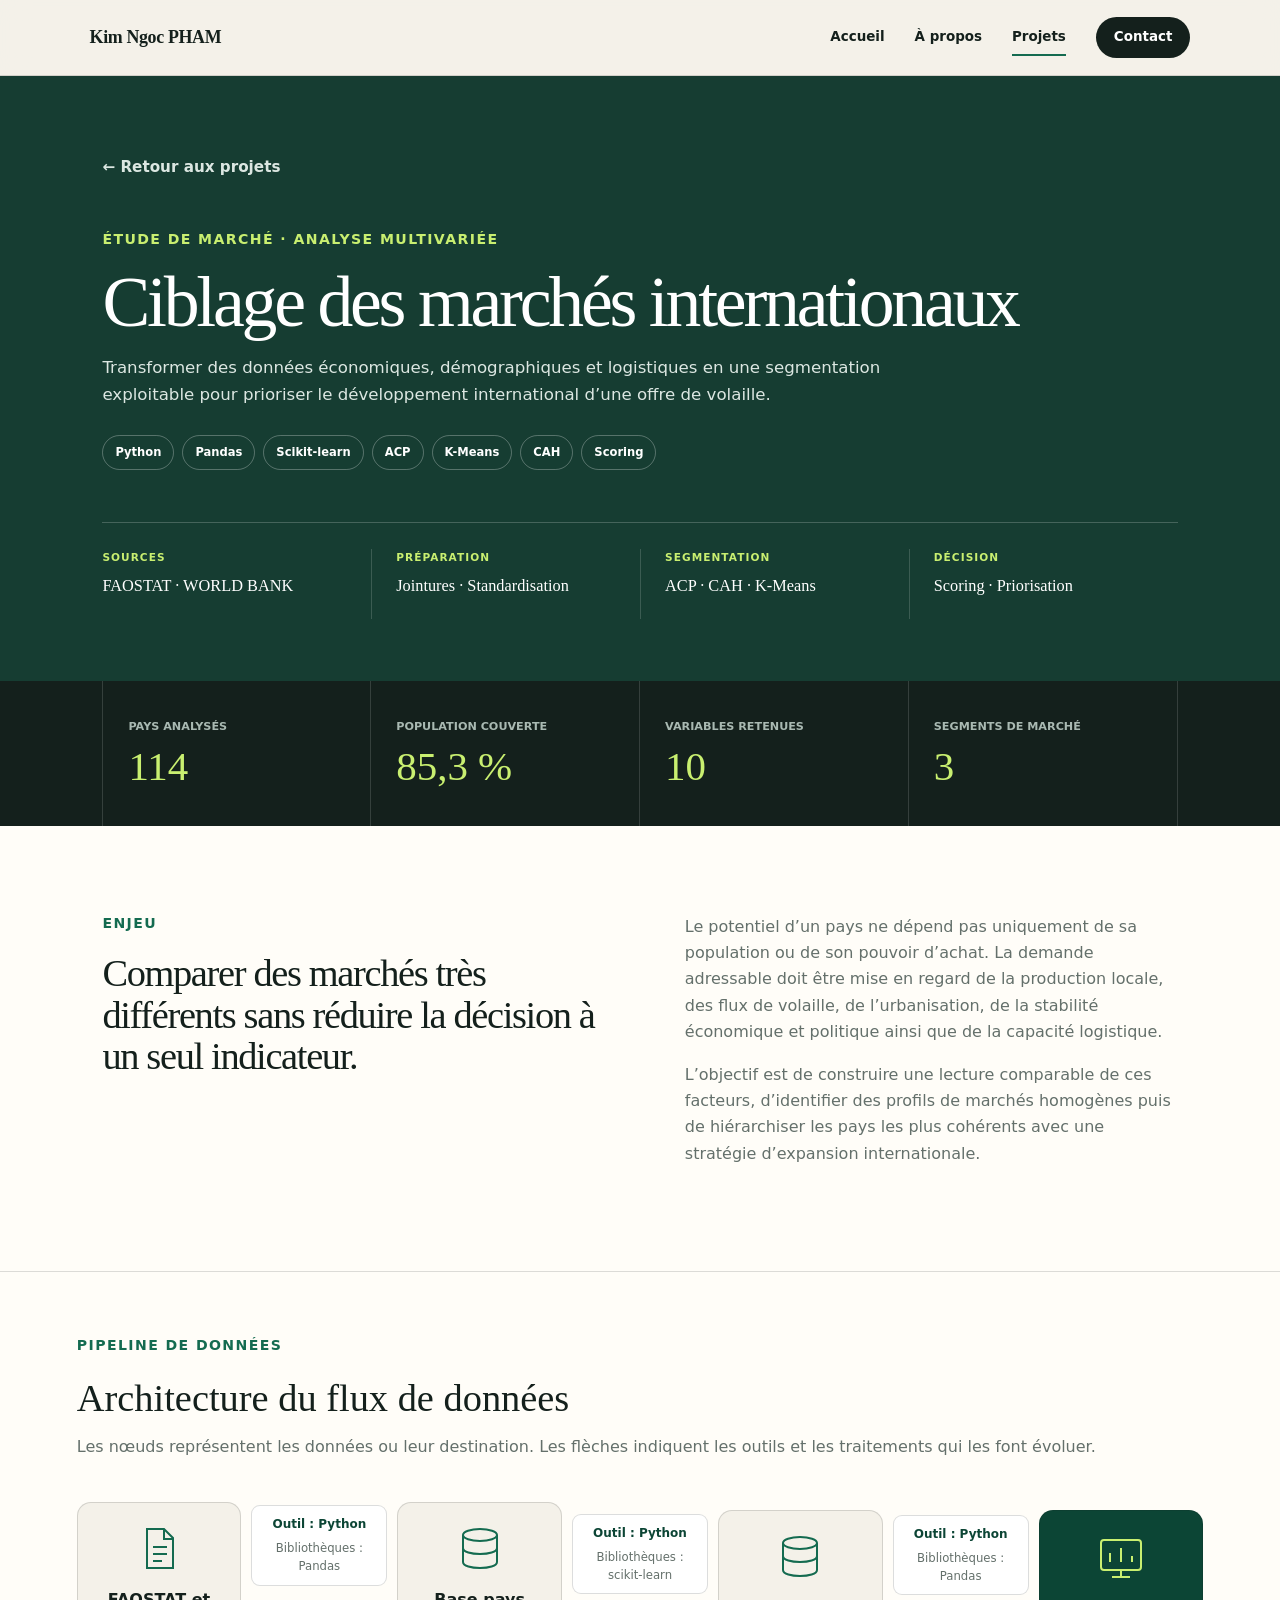
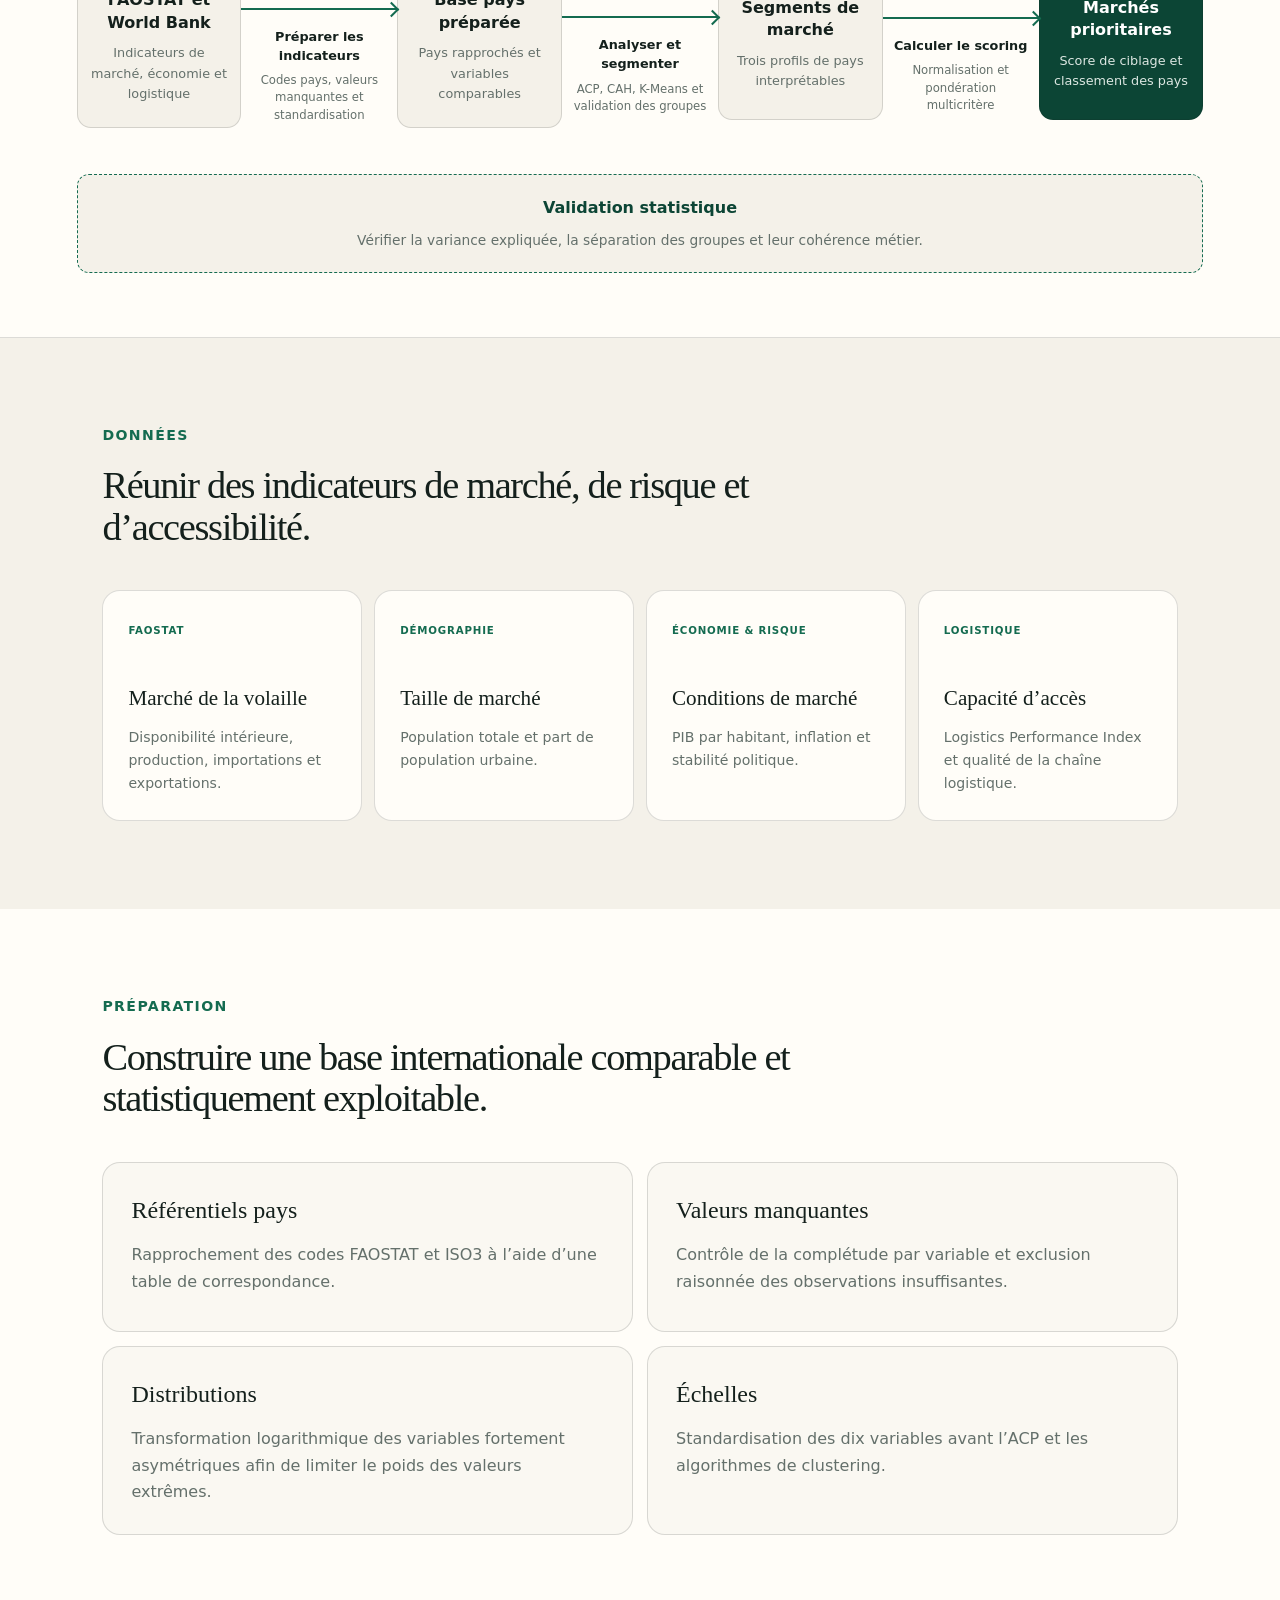
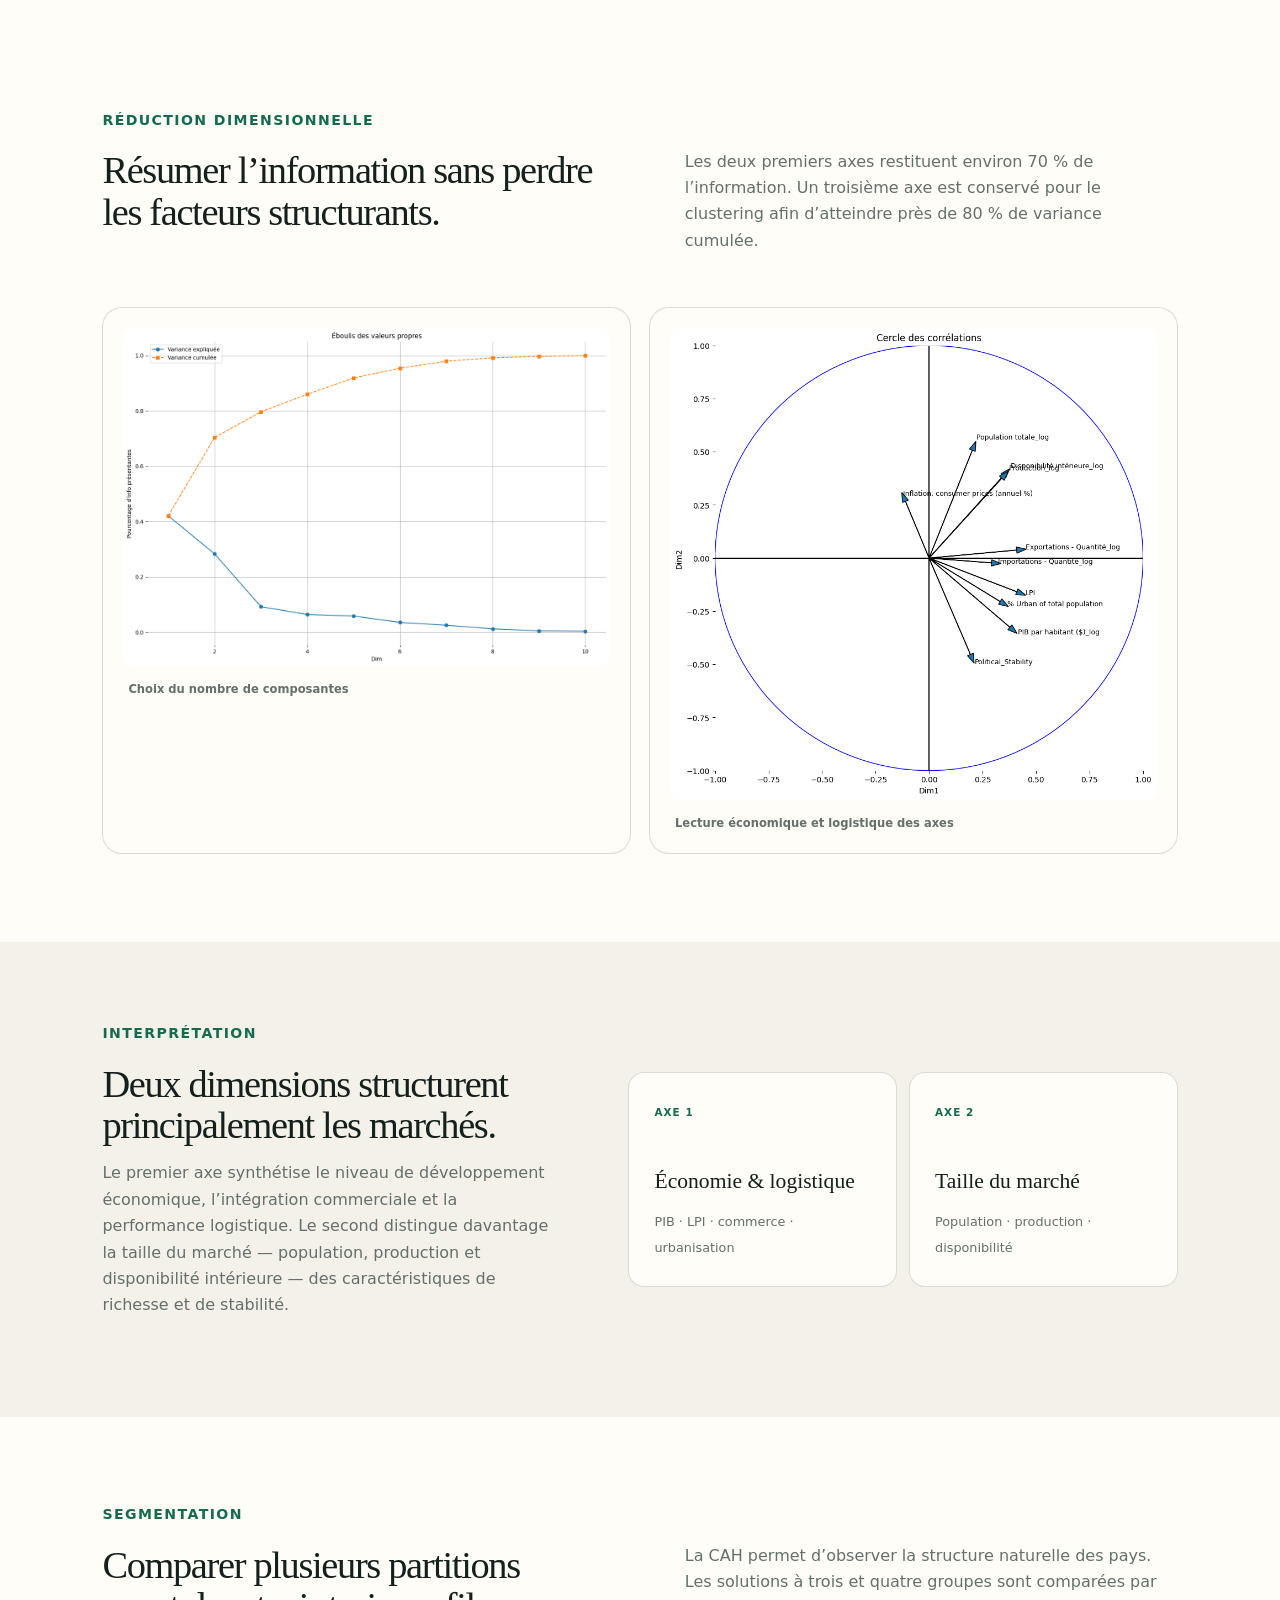
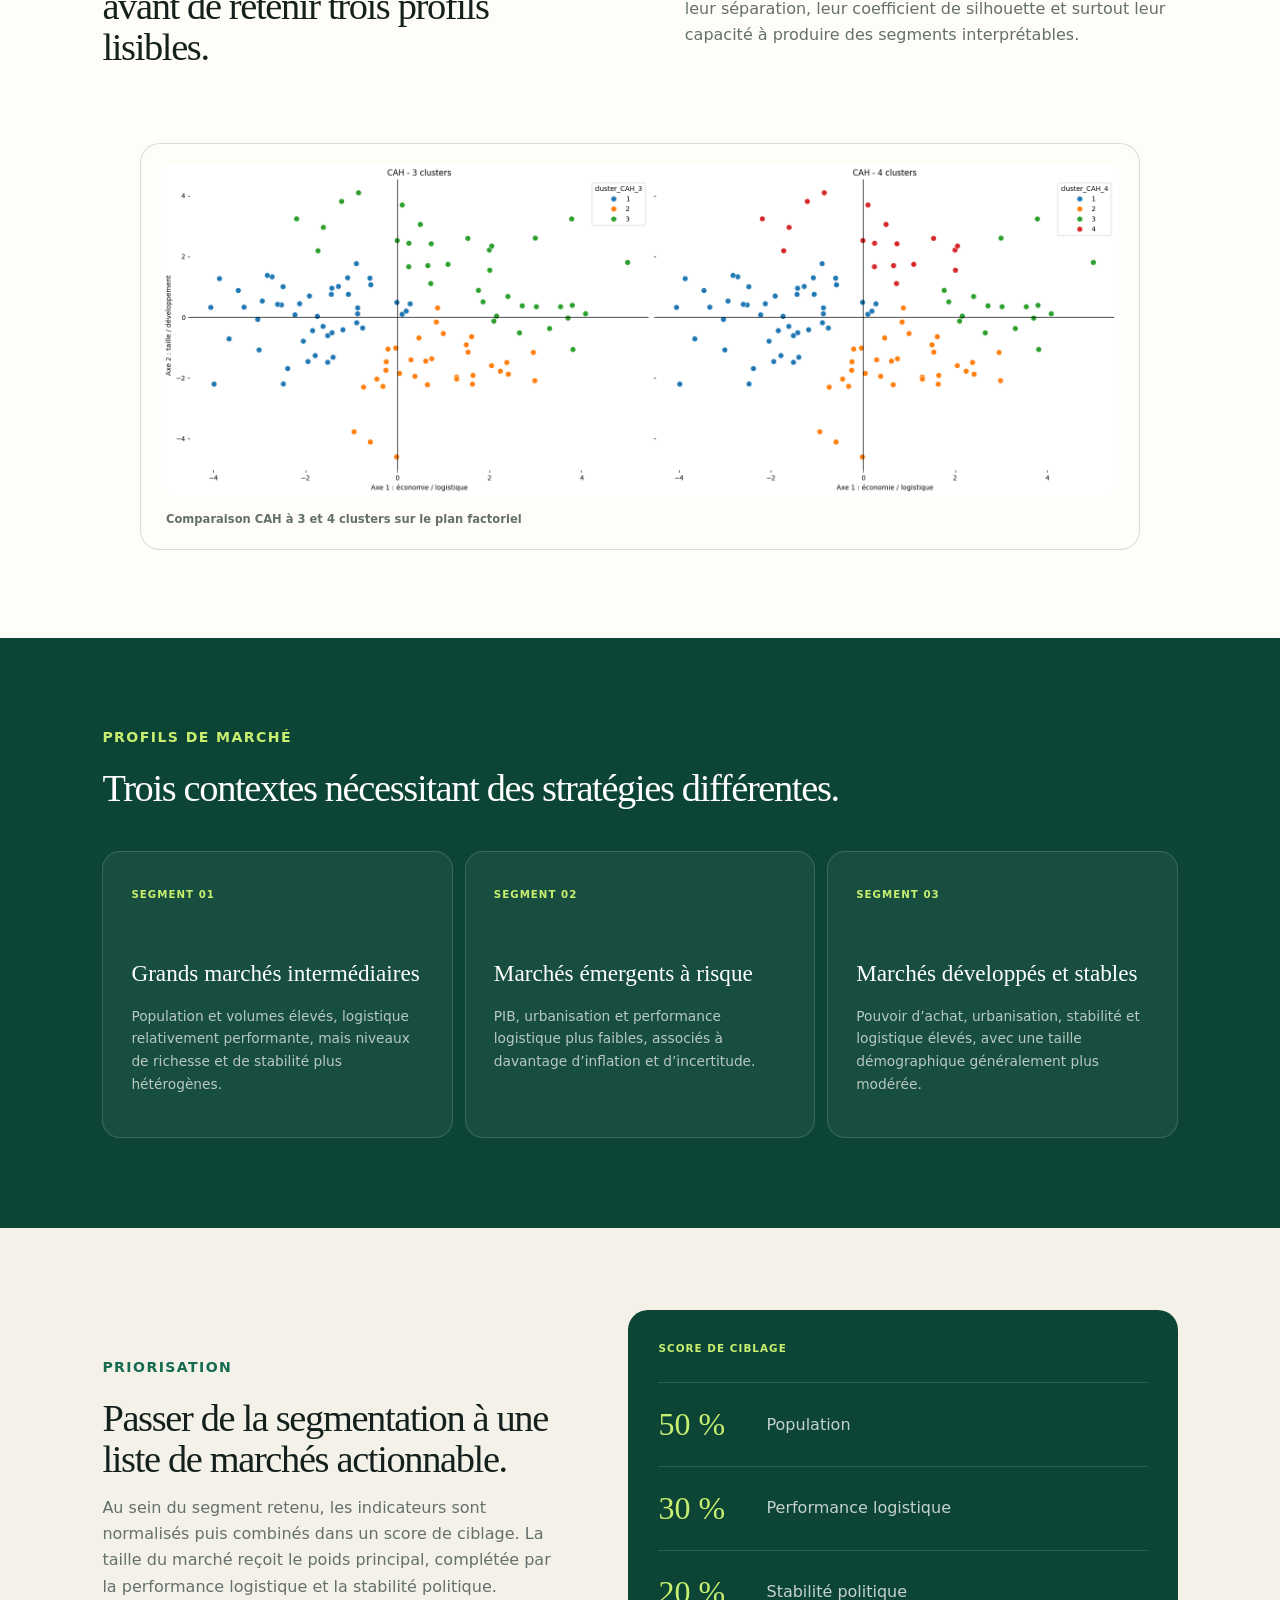
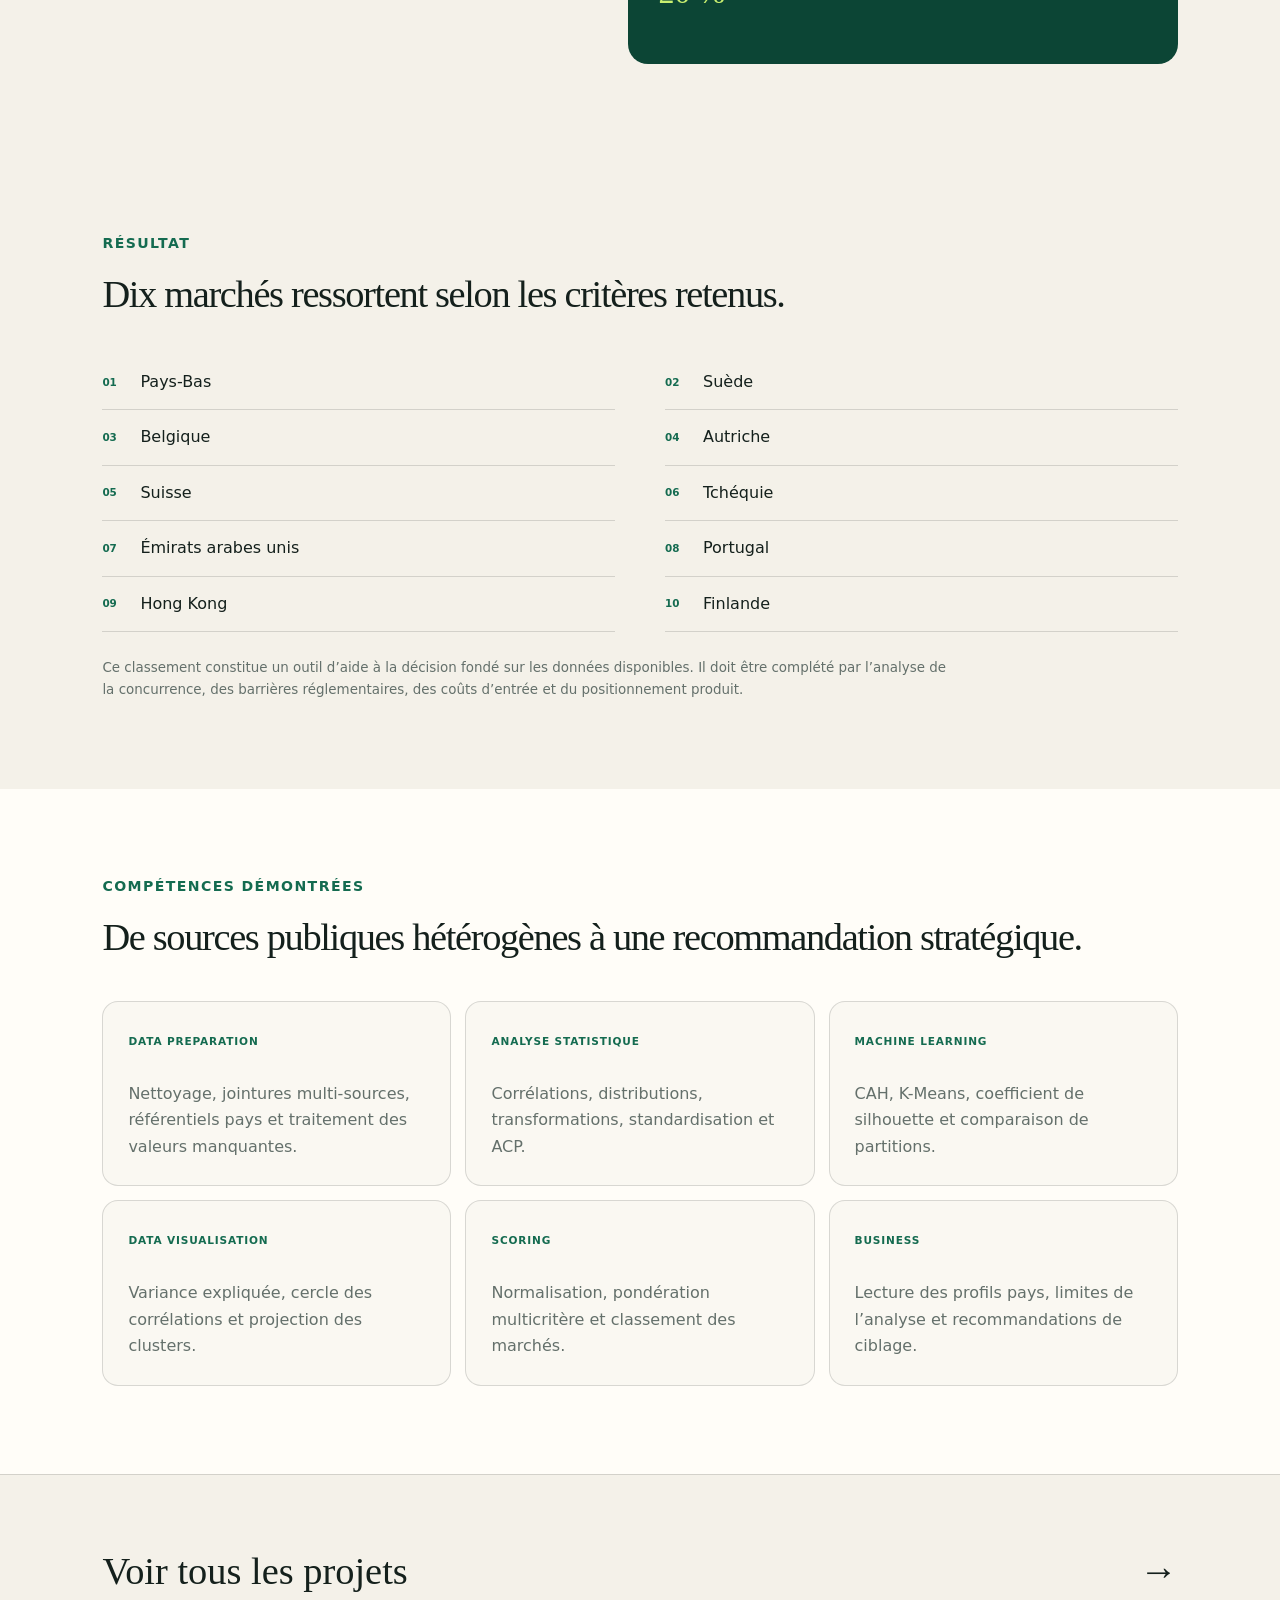
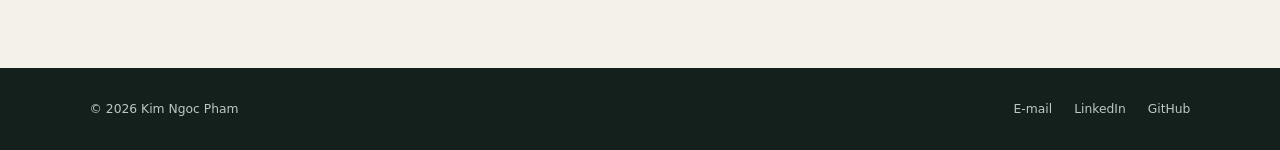
<file: projet-importation.html>
<!doctype html>
<html lang="fr">
<head>
  <meta charset="utf-8">
  <meta name="viewport" content="width=device-width, initial-scale=1">
  <meta name="description" content="Étude de marché internationale : consolidation de données, ACP, clustering et scoring de 114 pays.">
  <title>Ciblage des marchés internationaux | Kim Ngoc Pham</title>
  <style>
:root {
  --ink: #14201c;
  --muted: #64706b;
  --paper: #f4f1e9;
  --white: #fffdf8;
  --green: #146b50;
  --green-dark: #0c4535;
  --lime: #c9ef70;
  --sand: #d4c3a2;
  --line: rgba(20,32,28,.15);
  --shadow: 0 25px 70px rgba(15,55,42,.14);
}

* { box-sizing: border-box; }
html { scroll-behavior: smooth; }
body { margin: 0; background: var(--paper); color: var(--ink); font-family: Inter, ui-sans-serif, system-ui, -apple-system, BlinkMacSystemFont, "Segoe UI", sans-serif; line-height: 1.65; }
a { color: inherit; }
.site-header { position: sticky; top: 0; z-index: 50; min-height: 76px; display: flex; align-items: center; justify-content: space-between; padding: 0 clamp(24px,7vw,110px); background: rgba(244,241,233,.92); border-bottom: 1px solid var(--line); backdrop-filter: blur(14px); }
.brand { font-family: Georgia, serif; font-size: 1.12rem; font-weight: 700; text-decoration: none; letter-spacing: -.02em; }.brand span { color: inherit; }
nav { display: flex; align-items: center; gap: 30px; } nav a { position: relative; font-size: .84rem; font-weight: 750; text-decoration: none; }
nav a:not(.contact-link)::after { content: ""; position: absolute; left: 0; right: 100%; bottom: -7px; height: 2px; background: var(--green); transition: right .2s ease; } nav a:hover::after, nav a.active::after { right: 0; }
.contact-link { padding: 9px 18px; border-radius: 999px; background: var(--ink); color: white; }
.menu-button { display: none; padding: 8px 14px; border: 1px solid var(--line); border-radius: 999px; background: transparent; color: var(--ink); font: inherit; font-size: .82rem; font-weight: 800; }
.eyebrow { margin: 0 0 20px; color: var(--green); font-size: clamp(.88rem,1.05vw,1rem); font-weight: 800; line-height: 1.4; letter-spacing: .1em; text-transform: uppercase; }
h1,h2,h3,p { margin-top: 0; }
.button { min-height: 50px; display: inline-flex; align-items: center; justify-content: center; gap: 20px; padding: 0 22px; border: 1px solid transparent; border-radius: 999px; font-size: .88rem; font-weight: 800; text-decoration: none; transition: transform .2s ease, box-shadow .2s ease; }.button:hover { transform: translateY(-2px); box-shadow: 0 10px 25px rgba(20,32,28,.12); }
.primary { background: var(--green); color: white; }.secondary { border-color: var(--line); }.light { background: var(--lime); color: var(--ink); }
.reveal { opacity: 0; transform: translateY(18px); transition: opacity .65s ease, transform .65s ease; }.reveal.visible { opacity: 1; transform: none; }

.home-hero { min-height: calc(100vh - 76px); display: grid; grid-template-columns: 1.1fr .9fr; align-items: center; gap: 8vw; padding: 75px clamp(24px,8vw,130px); overflow: hidden; }
.hero-copy h1 { max-width: 850px; margin-bottom: 28px; font-family: Inter, ui-sans-serif, system-ui, -apple-system, BlinkMacSystemFont, "Segoe UI", sans-serif; font-size: clamp(2.75rem,4.8vw,5.2rem); font-weight: 780; line-height: 1.02; letter-spacing: -.052em; }.hero-copy h1 span { display: block; margin-top: .08em; color: var(--green); font-weight: 620; font-style: normal; }
.intro { max-width: 760px; margin-bottom: 34px; color: var(--muted); font-size: clamp(1rem,1.35vw,1.16rem); line-height: 1.8; }.hero-actions { display: flex; flex-wrap: wrap; gap: 12px; }
.hero-art { position: relative; min-height: 540px; }.portrait-frame { position: absolute; inset: 8% 3% 5% 10%; overflow: hidden; display: grid; place-items: center; border-radius: 48% 48% 20px 20px; background: var(--green); box-shadow: var(--shadow); }
.portrait-frame::before { content: ""; position: absolute; width: 360px; height: 360px; border: 1px solid rgba(255,255,255,.27); border-radius: 50%; }.portrait-frame::after { content: ""; position: absolute; width: 480px; height: 480px; border: 1px solid rgba(255,255,255,.14); border-radius: 50%; }
.monogram { z-index: 2; color: var(--white); font-family: Georgia, serif; font-size: clamp(4rem,8vw,8rem); letter-spacing: -.08em; }
.data-line { position: absolute; z-index: 1; width: 85%; height: 2px; background: var(--lime); transform-origin: left; }.line-one { top: 62%; left: 8%; transform: rotate(-13deg); }.line-two { top: 70%; left: 12%; width: 60%; transform: rotate(7deg); opacity: .55; }.line-three { top: 40%; right: -20%; width: 70%; transform: rotate(-48deg); opacity: .35; }
.floating-card { position: absolute; z-index: 3; padding: 18px 22px; border-radius: 16px; background: rgba(255,253,248,.94); box-shadow: var(--shadow); backdrop-filter: blur(10px); }.floating-card small { display: block; margin-bottom: 4px; color: var(--green); font-size: .62rem; font-weight: 900; letter-spacing: .12em; }.floating-card strong { font-size: .86rem; }.card-tools { left: 0; bottom: 7%; }.card-focus { right: -5%; top: 16%; }
.home-strip { display: grid; grid-template-columns: repeat(4,1fr); padding: 0 clamp(24px,8vw,130px); background: var(--ink); color: white; }.home-strip div { min-height: 120px; display: flex; flex-direction: column; justify-content: center; padding: 22px; border-right: 1px solid rgba(255,255,255,.13); }.home-strip div:first-child { border-left: 1px solid rgba(255,255,255,.13); }.home-strip span { color: var(--lime); font-size: .66rem; font-weight: 900; }.home-strip strong { margin-top: 9px; font-family: Georgia,serif; font-size: 1.05rem; font-weight: 500; }
.home-next { padding: 120px clamp(24px,8vw,130px); }.home-next h2 { max-width: 930px; margin-bottom: 65px; font-family: Georgia,serif; font-size: clamp(2.7rem,5.1vw,5.7rem); font-weight: 500; line-height: 1; letter-spacing: -.045em; }.home-next h2 em { color: var(--green); font-weight: 500; }
.next-grid { display: grid; grid-template-columns: 1fr 1fr; gap: 16px; }.next-grid a { position: relative; min-height: 210px; display: grid; grid-template-rows: auto 1fr; align-content: start; padding: 42px 30px 30px; border: 1px solid var(--line); border-radius: 20px; background: var(--white); text-decoration: none; transition: transform .2s ease, box-shadow .2s ease; }.next-grid a:hover { transform: translateY(-4px); box-shadow: var(--shadow); }.next-grid span { color: var(--green); font-size: .7rem; font-weight: 900; line-height: 1.35rem; text-transform: uppercase; }.next-grid strong { max-width: 480px; margin-top: 20px; font-family: Georgia,serif; font-size: 1.7rem; font-weight: 500; line-height: 1.15; }.next-grid i { position: absolute; top: 38px; right: 28px; font-size: 1.35rem; line-height: 1.35rem; font-style: normal; }

.page-hero { padding: 90px clamp(24px,8vw,130px); background: var(--white); }.page-hero h1 { max-width: 850px; margin-bottom: 28px; font-family: Inter,ui-sans-serif,system-ui,-apple-system,BlinkMacSystemFont,"Segoe UI",sans-serif; font-size: clamp(2.75rem,4.8vw,5.2rem); font-weight: 780; line-height: 1.02; letter-spacing: -.052em; }.page-hero h1 span { display: block; margin-top: .08em; color: var(--green); font-weight: 620; font-style: normal; }.page-hero > p:last-child { max-width: 760px; margin: 0; color: var(--muted); font-size: clamp(1rem,1.35vw,1.16rem); line-height: 1.8; }
.timeline-section,.education-section,.skills-section { padding: 110px clamp(24px,8vw,130px); }.section-intro { display: grid; grid-template-columns: .45fr 1fr; gap: 5vw; margin-bottom: 60px; }.section-intro h2 { max-width: 730px; font-family: Georgia,serif; font-size: clamp(2.5rem,4vw,4.5rem); font-weight: 500; line-height: 1.04; letter-spacing: -.04em; }
.timeline { max-width: 1100px; margin-left: auto; }.timeline-item { display: grid; grid-template-columns: 130px 22px 1fr; gap: 26px; min-height: 300px; }.timeline-date { display: flex; flex-direction: column; align-items: flex-end; padding-top: 3px; }.timeline-date span { color: var(--green); font-size: .86rem; font-weight: 900; line-height: 1.45; text-align: right; }.timeline-date small { color: var(--muted); }.timeline-dot { position: relative; }.timeline-dot::before { content: ""; position: absolute; top: 9px; bottom: -9px; left: 50%; width: 1px; background: var(--line); transform: translateX(-50%); }.timeline-dot::after { content: ""; position: absolute; top: 5px; left: 50%; width: 11px; height: 11px; border: 3px solid var(--paper); border-radius: 50%; background: var(--green); box-shadow: 0 0 0 1px var(--green); transform: translateX(-50%); }.timeline-item:last-child .timeline-dot::before { display: none; }
.timeline-content { padding: 0 0 60px; }.organisation { margin-bottom: 3px; color: var(--green); font-size: .72rem; font-weight: 900; letter-spacing: .08em; text-transform: uppercase; }.timeline-content h3 { margin-bottom: 10px; font-family: Georgia,serif; font-size: clamp(1.65rem,2.4vw,2.45rem); font-weight: 500; }.timeline-content .lead { color: var(--ink); font-weight: 750; }.timeline-content ul { margin: 20px 0 0; padding-left: 20px; color: var(--muted); }.experience-tags { display: flex; flex-wrap: wrap; gap: 7px; margin-top: 22px; }.experience-tags span { padding: 6px 10px; border: 1px solid var(--line); border-radius: 999px; color: var(--ink); font-size: .7rem; font-weight: 750; }
.education-section { background: var(--green-dark); color: white; }.education-section .eyebrow,.education-section .organisation { color: var(--lime); }.education-section .timeline-date span { color: var(--lime); }.education-section .timeline-date small,.education-section .timeline-content ul { color: #c8d8d2; }.education-section .timeline-dot::before { background: rgba(255,255,255,.25); }.education-section .timeline-dot::after { border-color: var(--green-dark); background: var(--lime); box-shadow: 0 0 0 1px var(--lime); }.education-section .timeline-content .lead { color: white; }.education-timeline .timeline-item { min-height: 350px; }
.skills-section { background: var(--white); }.skills-grid { display: grid; grid-template-columns: 1fr 1fr; gap: 14px; }.skills-grid article { min-height: 290px; display: flex; flex-direction: column; padding: 30px; border: 1px solid var(--line); border-radius: 18px; background: #faf8f2; }.skills-grid span { color: var(--green); font-size: .68rem; font-weight: 900; letter-spacing: .08em; }.skills-grid h3 { margin: 48px 0 12px; font-family: Georgia,serif; font-size: 1.55rem; font-weight: 500; line-height: 1.15; }.skills-grid p { margin: 0; color: var(--muted); }.skills-grid small { margin-top: auto; padding-top: 22px; border-top: 1px solid var(--line); color: var(--ink); font-size: .74rem; font-weight: 750; }.certifications { display: grid; grid-template-columns: .3fr 1fr; gap: 30px; margin-top: 50px; }.certifications > p { color: var(--green); font-weight: 900; }.certifications div { display: flex; flex-wrap: wrap; gap: 9px; }.certifications span,.project-tags span { padding: 7px 12px; border: 1px solid var(--line); border-radius: 999px; font-size: .74rem; font-weight: 750; }
.cta-section { padding: 100px clamp(24px,8vw,130px); background: var(--green-dark); color: white; }.cta-section .eyebrow { color: var(--lime); }.cta-section h2 { max-width: 980px; margin-bottom: 35px; font-family: Georgia,serif; font-size: clamp(2.5rem,5vw,5.3rem); font-weight: 500; line-height: 1; letter-spacing: -.04em; }

.project-hero { background: var(--paper); }.project-gallery { padding: 20px clamp(24px,8vw,130px) 120px; }.project-placeholder { display: grid; grid-template-columns: minmax(330px,.8fr) 1.2fr; gap: clamp(30px,6vw,90px); align-items: center; padding: 70px 0; border-top: 1px solid var(--line); }.project-placeholder:nth-child(even) .project-visual { order: 2; }.project-visual { position: relative; min-height: 360px; overflow: hidden; border-radius: 22px; background: var(--ink); box-shadow: var(--shadow); }.project-body { padding: 25px 0; }.project-top { display: flex; justify-content: space-between; margin-bottom: 50px; color: var(--green); font-size: .7rem; font-weight: 900; letter-spacing: .09em; text-transform: uppercase; }.project-body h2 { margin-bottom: 18px; font-family: Georgia,serif; font-size: clamp(2rem,3.4vw,3.8rem); font-weight: 500; line-height: 1.05; letter-spacing: -.035em; }.project-body > p { max-width: 650px; color: var(--muted); }.project-tags { display: flex; flex-wrap: wrap; gap: 7px; margin-top: 28px; }
.visual-pipeline { display: flex; align-items: center; justify-content: center; gap: 32px; background: var(--green); }.visual-pipeline i { position: relative; width: 46px; height: 46px; border: 2px solid var(--lime); border-radius: 12px; }.visual-pipeline i:not(:last-child)::after { content: "→"; position: absolute; left: 58px; top: 6px; color: white; font-size: 1.3rem; font-style: normal; }.visual-pipeline i:nth-child(2) { transform: rotate(45deg); }.visual-pipeline i:nth-child(3) { border-radius: 50%; }.visual-pipeline i:nth-child(4) { background: var(--lime); }
.visual-series { display: grid; place-items: center; background: #1a2924; }.visual-series svg { width: 88%; }.visual-series path { fill: none; stroke: var(--lime); stroke-width: 5; stroke-linecap: round; }.visual-series path.soft { stroke: #6d9686; stroke-width: 2; }
.visual-stats { background: #dfe8df; }.dots { position: absolute; inset: 45px; background-image: radial-gradient(circle,var(--green) 0 4px,transparent 5px); background-size: 48px 42px; opacity: .68; }.trend { position: absolute; left: 12%; right: 10%; top: 52%; height: 4px; border-radius: 99px; background: var(--green); transform: rotate(-22deg); box-shadow: 0 0 0 8px rgba(201,239,112,.5); }
.visual-markets { background: var(--green-dark); }.market-axis { position: absolute; inset: 13%; border-left: 1px solid rgba(255,255,255,.25); border-bottom: 1px solid rgba(255,255,255,.25); background: linear-gradient(90deg,transparent 49.8%,rgba(255,255,255,.09) 50%,transparent 50.2%),linear-gradient(transparent 49.8%,rgba(255,255,255,.09) 50%,transparent 50.2%); }.visual-markets i { position: absolute; left: var(--x); bottom: var(--y); width: 16px; height: 16px; border-radius: 50%; background: var(--lime); box-shadow: 0 0 0 7px rgba(201,239,112,.12); }.visual-markets i:nth-of-type(2),.visual-markets i:nth-of-type(5) { background: #45a884; }.visual-markets i:nth-of-type(3),.visual-markets i:nth-of-type(6) { background: #8fa49b; }.visual-markets b { position: absolute; left: 9%; top: 8%; color: white; font-family: Georgia,serif; font-size: 2.4rem; font-weight: 500; }.visual-markets strong { position: absolute; right: 9%; bottom: 8%; color: var(--lime); font-size: .75rem; letter-spacing: .1em; text-transform: uppercase; }
.phase-note { display: grid; grid-template-columns: .3fr 1fr; gap: 60px; padding: 80px clamp(24px,8vw,130px); background: var(--lime); }.phase-note > span { font-weight: 900; text-transform: uppercase; }.phase-note h2 { margin-bottom: 12px; font-family: Georgia,serif; font-size: clamp(2rem,3.5vw,3.8rem); font-weight: 500; }.phase-note p { max-width: 760px; margin: 0; color: #415036; }
.project-link { display: inline-flex; align-items: center; gap: 18px; margin-top: 28px; color: var(--green); font-size: .82rem; font-weight: 850; text-decoration: none; }.project-link:hover { text-decoration: underline; }

/* BottleNeck case study */
.case-study { overflow: hidden; }.case-hero { padding: 78px clamp(24px,8vw,130px) 62px; background: var(--green-dark); color: white; }.back-link { display: inline-block; margin-bottom: 50px; color: #dce7e2; font-size: .95rem; font-weight: 800; text-decoration: none; }.back-link:hover { color: white; text-decoration: underline; }.case-hero .eyebrow { color: var(--lime); }.case-hero h1 { margin-bottom: 18px; font-family: Georgia,serif; font-size: clamp(3.4rem,5.6vw,6rem); font-weight: 500; line-height: .92; letter-spacing: -.045em; }.case-lead { max-width: 790px; color: #dce7e2; font-size: clamp(1rem,1.3vw,1.2rem); line-height: 1.65; }.case-tags { display: flex; flex-wrap: wrap; gap: 8px; margin: 26px 0 52px; }.case-tags span { padding: 7px 12px; border: 1px solid rgba(255,255,255,.28); border-radius: 999px; font-size: .72rem; font-weight: 750; }.source-flow { display: grid; grid-template-columns: repeat(4,1fr); gap: 0; align-items: stretch; padding-top: 26px; border-top: 1px solid rgba(255,255,255,.2); }.source-flow div { min-height: 70px; padding: 0 24px; border-left: 1px solid rgba(255,255,255,.16); }.source-flow div:first-child { padding-left: 0; border-left: 0; }.source-flow small { display: block; margin-bottom: 7px; color: var(--lime); font-size: .66rem; font-weight: 900; letter-spacing: .1em; }.source-flow strong { font-family: Georgia,serif; font-size: 1.02rem; font-weight: 500; }
.case-kpis { display: grid; grid-template-columns: repeat(4,1fr); padding: 0 clamp(24px,8vw,130px); background: var(--ink); color: white; }.case-kpis article { min-height: 145px; display: flex; flex-direction: column; justify-content: center; padding: 25px; border-right: 1px solid rgba(255,255,255,.14); }.case-kpis article:first-child { border-left: 1px solid rgba(255,255,255,.14); }.case-kpis small { color: #a9b9b2; font-size: .7rem; font-weight: 750; text-transform: uppercase; }.case-kpis strong { margin-top: 8px; color: var(--lime); font-family: Georgia,serif; font-size: clamp(1.8rem,3vw,3.1rem); font-weight: 500; line-height: 1; }
.case-section { padding: 88px clamp(24px,8vw,130px); }.case-intro { display: grid; grid-template-columns: 1fr 1fr; gap: 7vw; align-items: start; background: var(--white); }.case-section h2,.analysis-header h2,.chart-heading h2,.stock-section h2,.recommendations h2,.technical-results h2,.skills-summary h2 { font-family: Georgia,serif; font-size: clamp(2rem,3vw,3.35rem); font-weight: 500; line-height: 1.08; letter-spacing: -.035em; }.case-copy { max-width: 700px; color: var(--muted); font-size: 1rem; }
.data-model { display: grid; grid-template-columns: 1fr auto 1fr auto 1fr; gap: 22px; align-items: center; padding: 55px clamp(24px,8vw,130px); background: var(--paper); }.data-model article { min-height: 190px; padding: 28px; border: 1px solid var(--line); border-radius: 18px; background: var(--white); }.data-model small { color: var(--green); font-size: .65rem; font-weight: 900; letter-spacing: .1em; }.data-model h3 { margin: 38px 0 8px; font-family: Georgia,serif; font-size: 1.35rem; font-weight: 500; }.data-model p { margin: 0; color: var(--muted); font-size: .78rem; }.model-key { display: flex; flex-direction: column; align-items: center; gap: 5px; color: var(--green); font-size: .64rem; font-weight: 850; }.model-key b { font-size: 1.2rem; }
.quality-section { background: var(--white); }.quality-section > div:first-child { max-width: 760px; }.quality-grid { display: grid; grid-template-columns: 1fr 1fr; gap: 14px; margin-top: 42px; }.quality-grid article { min-height: 170px; padding: 28px; border: 1px solid var(--line); border-radius: 18px; background: #faf8f2; }.quality-grid h3 { margin: 0 0 12px; font-family: Georgia,serif; font-size: 1.5rem; font-weight: 500; }.quality-grid p { margin: 0; color: var(--muted); }
.contract-section { display: grid; grid-template-columns: .85fr 1.15fr; gap: 8vw; align-items: center; padding: 100px clamp(24px,8vw,130px); background: var(--green); color: white; }.contract-section .eyebrow { color: var(--lime); }.contract-copy h2 { font-family: Georgia,serif; font-size: clamp(2.4rem,4vw,4.3rem); font-weight: 500; line-height: 1.04; }.contract-copy > p:last-child { color: #d7e6df; }.contract-section pre { overflow-x: auto; margin: 0; padding: 34px; border: 1px solid rgba(255,255,255,.22); border-radius: 20px; background: #0a392c; color: #e8f4ef; font-size: clamp(.72rem,1vw,.9rem); line-height: 1.75; box-shadow: var(--shadow); }
.join-section { display: grid; grid-template-columns: .85fr 1.15fr; gap: 8vw; align-items: center; }.join-section > div:first-child > p:last-child { color: var(--muted); }.funnel { display: flex; flex-direction: column; align-items: center; gap: 8px; }.funnel div { width: var(--w); display: grid; grid-template-columns: 90px 1fr; align-items: center; padding: 17px 22px; border-radius: 10px; background: var(--green); color: white; }.funnel div:nth-child(2) { opacity: .9; }.funnel div:nth-child(3) { opacity: .8; }.funnel div:nth-child(4) { background: var(--lime); color: var(--ink); opacity: 1; }.funnel strong { font-family: Georgia,serif; font-size: 1.55rem; }.funnel span { font-size: .78rem; font-weight: 750; }
.analysis-header { padding: 110px clamp(24px,8vw,130px) 70px; background: var(--ink); color: white; }.analysis-header .eyebrow { color: var(--lime); }.analysis-header h2 { max-width: 970px; }.analysis-header > p:last-child { max-width: 760px; color: #b7c5c0; }
.analysis-block { display: grid; grid-template-columns: .9fr 1.1fr; gap: 6vw; align-items: center; padding: 82px clamp(24px,8vw,130px); background: var(--paper); }.analysis-copy h3 { margin: 0 0 14px; font-family: Georgia,serif; font-size: clamp(1.85rem,2.4vw,2.75rem); font-weight: 500; line-height: 1.08; }.analysis-copy p { color: var(--muted); }.segment-visual { display: grid; grid-template-columns: 1fr 1fr; gap: 14px; }.segment-visual article { min-height: 255px; padding: 30px; border: 1px solid var(--line); border-radius: 20px; background: var(--white); }.segment-visual small { color: var(--green); font-weight: 900; }.segment-visual strong { display: block; margin-top: 32px; font-family: Georgia,serif; font-size: 3.25rem; font-weight: 500; line-height: 1; }.segment-visual p { color: var(--muted); }.segment-visual div { height: 9px; margin: 28px 0 10px; overflow: hidden; border-radius: 99px; background: #dfe5df; }.segment-visual i { display: block; height: 100%; border-radius: inherit; background: var(--green); }.segment-visual b { font-size: .8rem; }.pareto-block { grid-template-columns: 1fr 1fr; background: var(--white); }.pareto-visual { min-height: 340px; display: flex; flex-direction: column; justify-content: center; padding: 45px; border-radius: 22px; background: var(--green-dark); color: white; }.pareto-visual strong { color: var(--lime); font-family: Georgia,serif; font-size: clamp(4rem,6vw,6.5rem); font-weight: 500; line-height: .85; }.pareto-visual > span { color: #c9d8d2; }.pareto-visual b { margin-top: 22px; font-family: Georgia,serif; font-size: 2.5rem; font-weight: 500; }.pareto-visual div { height: 12px; margin: 22px 0 15px; border-radius: 99px; background: rgba(255,255,255,.16); }.pareto-visual i { display: block; width: 80%; height: 100%; border-radius: inherit; background: var(--lime); }.pareto-visual small { color: #a9bdb5; }
.chart-section { padding: 88px clamp(24px,8vw,130px); background: var(--paper); }.chart-heading { display: grid; grid-template-columns: 1fr 1fr; gap: 7vw; align-items: start; margin-bottom: 42px; }.chart-heading > p { max-width: 590px; margin: 38px 0 0; color: var(--muted); }.chart-grid { display: grid; grid-template-columns: 1fr 1fr; gap: 18px; }.chart-section figure { margin: 0; padding: 20px; border: 1px solid var(--line); border-radius: 20px; background: var(--white); }.chart-section img,.stock-section img { width: 100%; height: auto; display: block; border-radius: 10px; }.chart-section figcaption,.stock-section figcaption { padding: 14px 5px 0; color: var(--muted); font-size: .72rem; font-weight: 750; }.chart-section-alt { background: var(--white); }.chart-wide { max-width: 1000px; margin: 0 auto !important; }
.stock-section { display: grid; grid-template-columns: .72fr 1.28fr; gap: 7vw; align-items: center; padding: 105px clamp(24px,8vw,130px); }.stock-copy > p:last-child { color: var(--muted); }.stock-kpis { display: grid; grid-template-columns: 1fr 1fr; gap: 10px; margin: 35px 0; }.stock-kpis article { padding: 20px; border: 1px solid var(--line); border-radius: 14px; background: var(--white); }.stock-kpis small { display: block; color: var(--muted); font-size: .66rem; font-weight: 800; text-transform: uppercase; }.stock-kpis strong { display: block; margin-top: 5px; color: var(--green); font-family: Georgia,serif; font-size: 1.65rem; font-weight: 500; }.stock-section figure { margin: 0; padding: 18px; border: 1px solid var(--line); border-radius: 20px; background: var(--white); }
.recommendations { padding: 88px clamp(24px,8vw,130px); background: var(--green-dark); color: white; }.recommendations .eyebrow { color: var(--lime); }.recommendations > div { display: grid; grid-template-columns: 1fr 1fr; gap: 1px; margin-top: 42px; background: rgba(255,255,255,.18); }.recommendations article { min-height: 185px; padding: 30px; background: var(--green-dark); }.recommendations h3 { margin: 0 0 10px; font-family: Georgia,serif; font-size: 1.45rem; font-weight: 500; }.recommendations p { margin: 0; color: #c8d8d2; }
.technical-results { display: grid; grid-template-columns: 1fr .65fr; gap: 8vw; align-items: center; padding: 105px clamp(24px,8vw,130px); background: var(--lime); }.technical-results > div:first-child > p:last-child { max-width: 700px; color: #415036; }.test-panel { padding: 34px; border-radius: 20px; background: var(--ink); color: white; box-shadow: var(--shadow); }.test-panel strong { display: block; color: var(--lime); font-family: Georgia,serif; font-size: 4rem; font-weight: 500; line-height: 1; }.test-panel > span { color: #b9c9c2; font-size: .75rem; font-weight: 800; text-transform: uppercase; }.test-panel ul { margin: 25px 0 0; padding-left: 18px; color: #dce5e1; }
.skills-summary { padding: 88px clamp(24px,8vw,130px); background: var(--white); }.skills-summary > div { display: grid; grid-template-columns: repeat(3,1fr); gap: 14px; margin-top: 42px; }.skills-summary article { min-height: 150px; padding: 25px; border: 1px solid var(--line); border-radius: 16px; background: #faf8f2; }.skills-summary small { color: var(--green); font-size: .66rem; font-weight: 900; letter-spacing: .08em; }.skills-summary p { margin: 28px 0 0; color: var(--muted); }.case-next { padding: 65px clamp(24px,8vw,130px); border-top: 1px solid var(--line); }.case-next a { display: flex; justify-content: space-between; font-family: Georgia,serif; font-size: clamp(1.8rem,3vw,3rem); text-decoration: none; }

/* Collèges case study */
.visual-colleges { padding: 38px; background: var(--green-dark); }.mini-kpis { display: grid; grid-template-columns: repeat(3,1fr); gap: 9px; }.mini-kpis i { height: 54px; border: 1px solid rgba(255,255,255,.18); border-radius: 9px; background: rgba(255,255,255,.08); }.mini-chart { height: 150px; display: flex; align-items: flex-end; gap: 12px; margin-top: 20px; padding: 20px; border-radius: 12px; background: rgba(255,255,255,.06); }.mini-chart b { flex: 1; height: 52%; border-radius: 5px 5px 0 0; background: var(--lime); }.mini-chart b:nth-child(2) { height: 82%; }.mini-chart b:nth-child(3) { height: 66%; }.mini-chart b:nth-child(4) { height: 92%; }.mini-chart b:nth-child(5) { height: 58%; }.mini-alerts { display: grid; gap: 8px; margin-top: 18px; }.mini-alerts span { height: 8px; border-radius: 99px; background: rgba(255,255,255,.22); }.mini-alerts span:nth-child(2) { width: 80%; }.mini-alerts span:nth-child(3) { width: 64%; }
.confidentiality-note { display: grid; grid-template-columns: .35fr 1fr; gap: 40px; padding: 22px clamp(24px,8vw,130px); background: var(--lime); }.confidentiality-note strong { font-size: .76rem; font-weight: 900; text-transform: uppercase; }.confidentiality-note p { max-width: 860px; margin: 0; color: #415036; font-size: .84rem; }
.college-architecture { padding: 88px clamp(24px,8vw,130px); background: var(--paper); }.college-architecture > h2,.college-model h2,.anomaly-logic h2,.workflow-section h2 { max-width: 820px; font-family: Georgia,serif; font-size: clamp(2rem,3vw,3.35rem); font-weight: 500; line-height: 1.08; letter-spacing: -.035em; }.architecture-grid { display: grid; grid-template-columns: repeat(4,1fr); gap: 12px; margin-top: 42px; }.architecture-grid article { min-height: 230px; padding: 25px; border: 1px solid var(--line); border-radius: 18px; background: var(--white); }.architecture-grid small { color: var(--green); font-size: .64rem; font-weight: 900; letter-spacing: .08em; }.architecture-grid h3 { margin: 38px 0 10px; font-family: Georgia,serif; font-size: 1.32rem; font-weight: 500; }.architecture-grid p { margin: 0; color: var(--muted); font-size: .88rem; }
.college-model { display: grid; grid-template-columns: .85fr 1.15fr; gap: 7vw; align-items: center; padding: 90px clamp(24px,8vw,130px); background: var(--white); }.college-model-copy > p { color: var(--muted); }.college-model-copy strong { color: var(--ink); }.model-map { display: grid; gap: 12px; }.model-caption { margin: 0 0 2px; color: var(--green); font-size: .65rem; font-weight: 900; letter-spacing: .12em; text-transform: uppercase; }.model-family { padding: 17px; border: 1px solid var(--line); border-radius: 16px; background: #faf8f2; }.model-family > small,.linkdate-card > small { display: block; margin-bottom: 12px; color: var(--green); font-size: .62rem; font-weight: 900; letter-spacing: .1em; }.model-family > div { display: grid; grid-template-columns: repeat(3,1fr); gap: 8px; }.model-family span { min-height: 68px; display: flex; flex-direction: column; align-items: center; justify-content: center; gap: 5px; padding: 10px; border: 1px solid rgba(20,107,80,.24); border-radius: 10px; background: var(--white); text-align: center; font-size: .74rem; }.model-family span em { color: var(--green); font-size: .52rem; font-style: normal; font-weight: 900; letter-spacing: .08em; text-transform: uppercase; }.model-family span b { font-weight: 600; }.linkdate-card { position: relative; padding: 22px; border-radius: 17px; background: var(--green); color: white; }.linkdate-card::before { content: ""; position: absolute; top: -13px; left: 50%; width: 1px; height: 13px; background: var(--green); }.linkdate-card > small { color: var(--lime); }.linkdate-card h3 { margin: 0 0 4px; font-family: Georgia,serif; font-size: 1.55rem; font-weight: 500; }.linkdate-card > p { margin: 0 0 18px; color: #d7e6df; font-size: .72rem; }.date-example { overflow: hidden; border: 1px solid rgba(255,255,255,.18); border-radius: 10px; }.date-example div { display: grid; grid-template-columns: 80px 1fr; padding: 8px 11px; border-top: 1px solid rgba(255,255,255,.13); font-size: .7rem; }.date-example div:first-child { border-top: 0; }.date-example b { color: var(--lime); }.college-quality { background: var(--paper); }
.anomaly-logic { display: grid; grid-template-columns: .85fr 1.15fr; gap: 8vw; align-items: center; padding: 90px clamp(24px,8vw,130px); background: var(--white); }.anomaly-logic > div:first-child > p:last-child { color: var(--muted); }.overlap-demo { padding: 34px; border-radius: 20px; background: var(--ink); color: white; }.overlap-demo article { position: relative; min-height: 80px; padding-top: 18px; border-bottom: 1px solid rgba(255,255,255,.12); }.overlap-demo small { display: block; color: #aebdb7; font-size: .65rem; font-weight: 850; }.overlap-demo article span { position: absolute; left: var(--start); bottom: 14px; width: var(--length); height: 13px; border-radius: 99px; background: var(--lime); }.overlap-demo article:nth-child(2) span { background: #6d9686; }.overlap-demo article b { position: absolute; right: 0; top: 14px; font-size: .72rem; }.overlap-demo > p { margin: 24px 0 0; color: #c9d8d2; }.overlap-demo > p strong { color: var(--lime); }
.dashboard-demo { padding: 46px clamp(24px,8vw,130px) 90px; background: var(--ink); color: white; }.demo-pages { display: flex; flex-wrap: wrap; gap: 6px; margin-bottom: 18px; padding-bottom: 13px; border-bottom: 1px solid rgba(255,255,255,.12); }.demo-pages span { padding: 8px 13px; color: #91a49d; font-size: .7rem; font-weight: 800; }.demo-pages .active { border-radius: 8px; background: var(--lime); color: var(--ink); }.demo-controls { display: flex; align-items: flex-end; justify-content: space-between; gap: 18px; margin-bottom: 14px; }.demo-toolbar { display: flex; flex-wrap: wrap; gap: 8px; }.demo-toolbar span { padding: 8px 13px; border: 1px solid rgba(255,255,255,.18); border-radius: 999px; color: #d4e0db; font-size: .7rem; }.display-switch { display: flex; align-items: center; gap: 4px; flex: 0 0 auto; padding: 4px; border: 1px solid rgba(255,255,255,.18); border-radius: 999px; }.display-switch small { padding: 0 7px; color: #91a49d; font-size: .62rem; text-transform: uppercase; }.display-switch b,.display-switch span { padding: 7px 10px; border-radius: 999px; font-size: .65rem; }.display-switch b { background: var(--lime); color: var(--ink); }.display-switch span { color: #bdcbc6; }.demo-kpis { display: grid; grid-template-columns: repeat(5,1fr); gap: 10px; }.demo-kpis article,.demo-distributions article,.demo-evolution article { padding: 20px; border: 1px solid rgba(255,255,255,.12); border-radius: 15px; background: rgba(255,255,255,.055); }.demo-kpis small { display: block; color: #aebdb7; font-size: .65rem; font-weight: 800; text-transform: uppercase; }.demo-kpis strong { display: block; margin: 8px 0; color: var(--lime); font-family: Georgia,serif; font-size: clamp(1.45rem,2vw,2rem); font-weight: 500; }.demo-kpis em { color: #8ca198; font-size: .62rem; font-style: normal; }.demo-distributions { display: grid; grid-template-columns: repeat(4,1fr); gap: 10px; margin-top: 10px; }.demo-distributions h3,.demo-evolution h3 { margin: 0 0 18px; font-size: .76rem; }.donut { width: 118px; aspect-ratio: 1; display: grid; place-items: center; margin: 4px auto 16px; border-radius: 50%; }.donut::before { content: ""; grid-area: 1/1; width: 72%; aspect-ratio: 1; border-radius: 50%; background: #1d2c27; }.donut span { z-index: 1; grid-area: 1/1; color: white; font-family: Georgia,serif; font-size: 1.3rem; text-align: center; }.donut span small { display: block; margin-top: 2px; color: #91a49d; font-family: Arial,sans-serif; font-size: .53rem; font-weight: 700; text-transform: uppercase; }.donut-profile { background: conic-gradient(var(--lime) 0 52%,#45a884 52% 79%,#637b72 79% 100%); }.donut-motif { background: conic-gradient(#45a884 0 41%,var(--lime) 41% 67%,#637b72 67% 100%); }.donut-response { background: conic-gradient(var(--lime) 0 64%,#45a884 64% 78%,#637b72 78% 100%); }.donut-legend { display: flex; flex-wrap: wrap; justify-content: center; gap: 7px; color: #9aaca5; font-size: .52rem; }.donut-legend i { width: 6px; height: 6px; margin-top: 2px; border-radius: 50%; background: var(--lime); }.donut-legend i:nth-of-type(2) { background: #45a884; }.donut-legend i:nth-of-type(3) { background: #637b72; }.college-map svg { width: 100%; height: 125px; }.college-map path { fill: rgba(255,255,255,.035); stroke: rgba(255,255,255,.2); stroke-width: 1.5; }.college-map circle { stroke: #1d2c27; stroke-width: 2; }.college-map .zone-a circle { fill: var(--lime); }.college-map .zone-b circle { fill: #45a884; }.college-map .zone-c circle { fill: #7b8f87; }.map-legend { display: flex; justify-content: center; gap: 10px; color: #9aaca5; font-size: .54rem; }.map-legend span { display: flex; align-items: center; gap: 4px; }.map-legend i { width: 7px; height: 7px; border-radius: 50%; background: var(--lime); }.map-legend span:nth-child(2) i { background: #45a884; }.map-legend span:nth-child(3) i { background: #7b8f87; }.demo-evolution { display: grid; grid-template-columns: 1fr 1fr; gap: 10px; margin-top: 10px; }.evolution-bars { height: 130px; display: flex; align-items: flex-end; gap: 7px; padding: 12px 8px 0; border-bottom: 1px solid rgba(255,255,255,.15); background: repeating-linear-gradient(to top,transparent 0,transparent 32px,rgba(255,255,255,.055) 33px); }.evolution-bars i { flex: 1; height: var(--h); min-width: 5px; border-radius: 3px 3px 0 0; background: var(--lime); }.cost-bars i { background: #45a884; }.month-axis { display: grid; grid-template-columns: repeat(12,1fr); gap: 7px; margin-top: 7px; padding: 0 8px; color: #82968e; font-size: .48rem; text-align: center; }.demo-disclaimer { margin: 15px 0 0; color: #71867d; font-size: .6rem; text-align: right; text-transform: uppercase; letter-spacing: .08em; }
.workflow-section { display: grid; grid-template-columns: .65fr 1.35fr; gap: 8vw; background: var(--white); }.workflow-steps { display: grid; grid-template-columns: 1fr 1fr; gap: 12px; }.workflow-steps article { min-height: 165px; padding: 25px; border: 1px solid var(--line); border-radius: 16px; background: #faf8f2; }.workflow-steps strong { color: var(--green); }.workflow-steps p { margin: 25px 0 0; color: var(--muted); font-size: .88rem; }.college-impact { background: var(--lime); }
.market-hero { background: #163d32; }.market-sources { background: var(--paper); }.market-method { background: var(--white); }.market-axes,.market-score { background: var(--paper); }.axis-cards { display: grid; grid-template-columns: 1fr 1fr; gap: 12px; }.axis-cards article { min-height: 185px; padding: 25px; border: 1px solid var(--line); border-radius: 16px; background: var(--white); }.axis-cards small,.score-formula > small { color: var(--green); font-size: .65rem; font-weight: 900; letter-spacing: .1em; }.axis-cards strong { display: block; margin: 40px 0 8px; font-family: Georgia,serif; font-size: 1.35rem; font-weight: 500; }.axis-cards span { color: var(--muted); font-size: .8rem; }.market-profiles { padding: 90px clamp(24px,8vw,130px); background: var(--green-dark); color: white; }.market-profiles > h2 { max-width: 760px; font-family: Georgia,serif; font-size: clamp(2rem,3vw,3.35rem); font-weight: 500; line-height: 1.08; }.market-profiles > div { display: grid; grid-template-columns: repeat(3,1fr); gap: 12px; margin-top: 42px; }.market-profiles article { min-height: 240px; padding: 28px; border: 1px solid rgba(255,255,255,.15); border-radius: 18px; background: rgba(255,255,255,.05); }.market-profiles small { color: var(--lime); font-size: .64rem; font-weight: 900; letter-spacing: .1em; }.market-profiles h3 { margin: 48px 0 12px; font-family: Georgia,serif; font-size: 1.45rem; font-weight: 500; }.market-profiles p { color: #b8c8c2; font-size: .86rem; }.score-formula { padding: 30px; border-radius: 20px; background: var(--green-dark); color: white; }.score-formula > small { display: block; margin-bottom: 25px; color: var(--lime); }.score-formula div { display: grid; grid-template-columns: 90px 1fr; align-items: center; gap: 18px; padding: 15px 0; border-top: 1px solid rgba(255,255,255,.13); }.score-formula strong { color: var(--lime); font-family: Georgia,serif; font-size: 2rem; font-weight: 500; }.score-formula span { color: #c4d2cd; }.market-ranking { background: var(--paper); }.market-ranking ol { display: grid; grid-template-columns: 1fr 1fr; gap: 0 50px; margin: 40px 0 25px; padding: 0; list-style: none; }.market-ranking li { display: grid; grid-template-columns: 38px 1fr; align-items: center; padding: 14px 0; border-bottom: 1px solid var(--line); }.market-ranking li b { color: var(--green); font-size: .65rem; }.ranking-note { max-width: 850px; color: var(--muted); font-size: .84rem; }

footer { min-height: 82px; display: flex; align-items: center; justify-content: space-between; gap: 30px; padding: 20px clamp(24px,7vw,110px); background: var(--ink); color: #bcc8c3; font-size: .77rem; } footer p { margin: 0; } footer div { display: flex; flex-wrap: wrap; gap: 22px; } footer a { text-decoration: none; } footer a:hover { color: var(--lime); }

@media (max-width: 980px) {
  .home-hero { grid-template-columns: 1fr; }.hero-art { width: min(620px,100%); min-height: 500px; margin: 0 auto; }
  .home-strip { grid-template-columns: 1fr 1fr; }.project-placeholder { grid-template-columns: 1fr; }.project-placeholder:nth-child(even) .project-visual { order: initial; }
  .source-flow { grid-template-columns: 1fr 1fr; }.source-flow i { display: none; }.case-kpis { grid-template-columns: 1fr 1fr; }.case-intro,.join-section,.analysis-block,.chart-heading,.stock-section,.technical-results,.contract-section,.college-model,.anomaly-logic,.workflow-section { grid-template-columns: 1fr; }.data-model { grid-template-columns: 1fr; }.model-key { flex-direction: row; justify-content: center; }.skills-summary > div { grid-template-columns: 1fr 1fr; }.architecture-grid,.demo-kpis,.demo-distributions { grid-template-columns: 1fr 1fr; }.market-profiles > div { grid-template-columns: 1fr; }.demo-controls { align-items: flex-start; flex-direction: column; }
}
@media (max-width: 720px) {
  .site-header { min-height: 66px; }.menu-button { display: block; } nav { position: absolute; top: 66px; left: 0; right: 0; display: none; flex-direction: column; align-items: stretch; gap: 0; padding: 12px 24px 24px; background: var(--paper); border-bottom: 1px solid var(--line); } nav.open { display: flex; } nav a { padding: 12px 0; } nav a::after { display: none; }.contact-link { margin-top: 8px; padding: 10px 16px; text-align: center; }
  .home-hero { min-height: auto; padding: 70px 24px; }.hero-copy h1 { font-size: clamp(3rem,15vw,5rem); }.hero-art { min-height: 390px; }.floating-card { padding: 14px 16px; }.card-focus { right: 0; }.home-strip { padding: 0 24px; }.home-strip div { min-height: 100px; }.home-strip div:nth-child(odd) { border-left: 1px solid rgba(255,255,255,.13); }.home-next { padding: 85px 24px; }.next-grid { grid-template-columns: 1fr; }
  .page-hero { padding: 68px 24px; }.page-hero h1 { margin-bottom: 24px; font-size: clamp(2.55rem,11vw,4rem); }.page-hero > p:last-child { margin-left: 0; }
  .timeline-section,.education-section,.skills-section { padding: 80px 24px; }.section-intro { grid-template-columns: 1fr; gap: 5px; margin-bottom: 40px; }.timeline { margin: 0; }.timeline-item { grid-template-columns: 64px 15px 1fr; gap: 12px; }.timeline-date span,.timeline-date small { font-size: .68rem; }.timeline-content ul { padding-left: 17px; }
  .skills-grid { grid-template-columns: 1fr; }.certifications,.phase-note { grid-template-columns: 1fr; gap: 15px; }
  .project-gallery { padding: 0 24px 80px; }.project-placeholder { grid-template-columns: 1fr; padding: 48px 0; }.project-visual { min-height: 270px; }.project-top { margin-bottom: 30px; }.visual-pipeline { gap: 20px; }.visual-pipeline i { width: 35px; height: 35px; }.visual-pipeline i:not(:last-child)::after { left: 41px; top: 2px; }.phase-note,.cta-section { padding: 75px 24px; }
  .case-hero { padding: 58px 24px 50px; }.back-link { margin-bottom: 38px; font-size: .9rem; }.case-hero h1 { font-size: 3.2rem; }.case-tags { margin-bottom: 40px; }.source-flow,.case-kpis,.quality-grid,.segment-visual,.chart-grid,.recommendations > div,.stock-kpis,.skills-summary > div,.architecture-grid,.demo-kpis,.demo-distributions,.demo-evolution,.workflow-steps,.axis-cards,.market-ranking ol { grid-template-columns: 1fr; }.source-flow div,.source-flow div:first-child { min-height: auto; padding: 16px 0; border-left: 0; border-top: 1px solid rgba(255,255,255,.12); }.source-flow div:first-child { border-top: 0; }.case-kpis { padding: 0 24px; }.case-kpis article,.case-kpis article:first-child { min-height: 110px; border-left: 1px solid rgba(255,255,255,.14); }.case-section,.analysis-header,.analysis-block,.chart-section,.stock-section,.recommendations,.technical-results,.skills-summary,.college-architecture,.college-model,.anomaly-logic,.dashboard-demo,.market-profiles { padding: 68px 24px; }.contract-section { padding: 68px 24px; }.contract-section pre { padding: 20px; font-size: .68rem; }.data-model { padding: 45px 24px; }.funnel div { grid-template-columns: 65px 1fr; }.pareto-block .pareto-visual { order: 2; }.chart-heading { margin-bottom: 30px; }.chart-heading > p { margin-top: 0; }.recommendations article { min-height: 165px; }.case-next { padding: 45px 24px; }.confidentiality-note { grid-template-columns: 1fr; gap: 5px; padding: 22px 24px; }.model-family > div { grid-template-columns: 1fr; }.demo-pages { position: static; display: flex; flex-direction: row; align-items: center; padding: 0 0 13px; background: transparent; border-bottom: 1px solid rgba(255,255,255,.12); }.demo-pages span { flex: 1 1 42%; padding: 8px; text-align: center; }.display-switch { align-self: stretch; justify-content: center; }
  footer { flex-direction: column; align-items: flex-start; padding: 26px 24px; }
}
@media (prefers-reduced-motion: reduce) { html { scroll-behavior: auto; }.reveal { opacity: 1; transform: none; transition: none; } * { transition: none !important; } }

</style>
<style>
  .market-ranking { color: var(--ink); }
  .market-ranking .eyebrow { color: var(--green); }
  .market-ranking p.ranking-note { color: var(--muted); }
</style>
<style>
/* Typographie commune aux quatre études de cas */
main .eyebrow {
  font-family: Inter, ui-sans-serif, system-ui, sans-serif;
  font-size: clamp(.88rem, 1.05vw, 1rem);
  font-weight: 800;
  line-height: 1.4;
  letter-spacing: .1em;
  color: var(--green);
}
main .case-hero .eyebrow,
main .contract-section .eyebrow,
main .analysis-header .eyebrow,
main .recommendations:not(.market-ranking) .eyebrow,
main .market-profiles .eyebrow,
main .eq-score .eyebrow,
main .dashboard-demo .eyebrow { color: var(--lime); }
main .case-section h2,
main .college-architecture > h2,
main .college-model h2,
main .anomaly-logic h2,
main .workflow-section h2,
main .contract-copy h2,
main .analysis-header h2,
main .chart-heading h2,
main .stock-section h2,
main .recommendations h2,
main .technical-results h2,
main .skills-summary h2,
main .market-profiles > h2,
main .eq-architecture h2,
main .eq-workflow h2,
main .eq-analysis h2,
main .eq-score h2,
main .analysis-copy h3 {
  font-family: Georgia, serif;
  font-size: clamp(2rem, 3vw, 3.35rem);
  font-weight: 500;
  line-height: 1.08;
  letter-spacing: -.035em;
}
main .eq-kpis strong {
  font-family: Georgia, serif;
  font-size: clamp(1.55rem, 1.8vw, 1.8rem);
  font-weight: 500;
  line-height: 1.15;
}
<style>
/* Ajustement de la bande de KPI du projet 3 */
.case-kpis[aria-label="Périmètre de l’analyse"] article {
  min-height: 170px;
  padding: 30px 25px;
}
.case-kpis[aria-label="Périmètre de l’analyse"] strong {
  font-size: clamp(2.3rem, 3.2vw, 3.2rem);
  line-height: 1.05;
}
@media (max-width: 720px) {
  .case-kpis[aria-label="Périmètre de l’analyse"] article { min-height: 120px; }
}
</style>
<style>
/* Séparation cohérente entre le libellé et le titre Compétences */
main .skills-summary > .eyebrow { margin: 0 0 20px; }
</style>

<style>
.data-pipeline { padding: 64px clamp(24px,6vw,100px); background: var(--white); border-block: 1px solid var(--line); }
.data-pipeline > h2 { margin: 0 0 14px; color: var(--ink); font-family: Georgia,serif; font-size: clamp(1.9rem,3vw,3rem); font-weight: 500; line-height: 1.15; }
.pipeline-intro { color: var(--muted); margin: 0 0 34px; max-width: none; }
.pipeline-scroll { overflow-x: auto; padding: 8px 0 20px; }
.node-pipeline { display: grid; grid-template-columns: 1fr .95fr 1fr .95fr 1fr .95fr 1fr; align-items: center; min-width: 1080px; }
.flow-node { display: flex; flex-direction: column; align-items: center; text-align: center; min-height: 210px; padding: 22px 12px; border: 1px solid var(--line); border-radius: 14px; background: var(--paper); }
.flow-node svg { width: 48px; height: 48px; color: var(--green); margin-bottom: 16px; }
.flow-node h3 { margin: 0 0 9px; color: var(--ink); font-family: inherit; font-size: 1rem; font-weight: 800; line-height: 1.4; }
.flow-node p { margin: 0; color: var(--muted); font-size: .8rem; line-height: 1.6; }
.flow-node:last-child { background: var(--green-dark); }
.flow-node:last-child h3 { color: white; }.flow-node:last-child p { color: #dce7e2; }.flow-node:last-child svg { color: var(--lime); }
.flow-link { display: flex; flex-direction: column; align-items: center; padding: 0 10px; text-align: center; }
.flow-tool { display: flex; flex-direction: column; align-items: center; justify-content: center; min-height: 62px; width: 100%; padding: 9px 5px; border: 1px solid var(--line); border-radius: 9px; color: var(--green-dark); background: white; font-size: .75rem; font-weight: 850; line-height: 1.5; }
.flow-tool small { margin-top: 5px; color: var(--muted); font-size: .68rem; font-weight: 500; line-height: 1.45; }
.flow-arrow { position: relative; width: calc(100% + 20px); height: 2px; margin: 22px 0 17px; background: var(--green); }
.flow-arrow::after { content: ''; position: absolute; right: 0; top: -4px; width: 9px; height: 9px; border-top: 2px solid var(--green); border-right: 2px solid var(--green); transform: rotate(45deg); }
.flow-link strong { color: var(--ink); font-size: .8rem; line-height: 1.5; }
.flow-link small { display: block; margin-top: 7px; color: var(--muted); font-size: .73rem; line-height: 1.5; }
.pipeline-support { position: relative; margin: 26px 0 0; max-width: none; padding: 20px 28px; border: 1px dashed var(--green); border-radius: 12px; text-align: center; background: var(--paper); }
.pipeline-support.orchestration::before { content: ''; position: absolute; height: 26px; top: -27px; left: 50%; border-left: 1px dashed var(--green); }
.pipeline-support h3 { margin: 0 0 8px; font-family: inherit; color: var(--green-dark); font-size: 1rem; font-weight: 800; }.pipeline-support p { margin: 0; color: var(--muted); font-size: .86rem; }
.pipeline-note { margin: 24px 0 0; color: var(--muted); font-size: .83rem; max-width: 1050px; }
@media(max-width:650px) { .data-pipeline { padding: 44px 24px; }.node-pipeline { min-width: 0; grid-template-columns: 1fr; }.flow-node { min-height: 0; padding: 22px; }.flow-link { padding: 18px 24px; }.flow-tool { min-height: 0; width: auto; padding: 9px 18px; }.flow-arrow { width: 2px; height: 28px; margin: 14px 0; }.flow-arrow::after { right: -4px; top: auto; bottom: 0; transform: rotate(135deg); }.pipeline-support { padding: 20px; } }
</style>
</head>
<body>
  <header class="site-header">
    <a class="brand" href="index.html" aria-label="Accueil">Kim Ngoc <span>PHAM</span></a>
    <button class="menu-button" type="button" aria-expanded="false" aria-controls="main-nav">Menu</button>
    <nav id="main-nav" aria-label="Navigation principale">
      <a href="index.html">Accueil</a><a href="a-propos.html">À propos</a><a class="active" href="projets.html">Projets</a><a class="contact-link" href="mailto:kn.pham27@gmail.com">Contact</a>
    </nav>
  </header>

  <main class="case-study">
    <section class="case-hero market-hero reveal">
      <a class="back-link" href="projets.html">← Retour aux projets</a>
      <p class="eyebrow">Étude de marché · Analyse multivariée</p>
      <h1>Ciblage des marchés internationaux</h1>
      <p class="case-lead">Transformer des données économiques, démographiques et logistiques en une segmentation exploitable pour prioriser le développement international d’une offre de volaille.</p>
      <div class="case-tags"><span>Python</span><span>Pandas</span><span>Scikit-learn</span><span>ACP</span><span>K-Means</span><span>CAH</span><span>Scoring</span></div>
      <div class="source-flow" aria-label="Étapes de l’étude">
        <div><small>SOURCES</small><strong>FAOSTAT · WORLD BANK</strong></div>
        <div><small>PRÉPARATION</small><strong>Jointures · Standardisation</strong></div>
        <div><small>SEGMENTATION</small><strong>ACP · CAH · K-Means</strong></div>
        <div><small>DÉCISION</small><strong>Scoring · Priorisation</strong></div>
      </div>
    </section>

    <section class="case-kpis reveal" aria-label="Périmètre de l’analyse">
      <article><small>Pays analysés</small><strong>114</strong></article>
      <article><small>Population couverte</small><strong>85,3 %</strong></article>
      <article><small>Variables retenues</small><strong>10</strong></article>
      <article><small>Segments de marché</small><strong>3</strong></article>
    </section>

    <section class="case-section case-intro reveal">
      <div><p class="eyebrow">Enjeu</p><h2>Comparer des marchés très différents sans réduire la décision à un seul indicateur.</h2></div>
      <div class="case-copy"><p>Le potentiel d’un pays ne dépend pas uniquement de sa population ou de son pouvoir d’achat. La demande adressable doit être mise en regard de la production locale, des flux de volaille, de l’urbanisation, de la stabilité économique et politique ainsi que de la capacité logistique.</p><p>L’objectif est de construire une lecture comparable de ces facteurs, d’identifier des profils de marchés homogènes puis de hiérarchiser les pays les plus cohérents avec une stratégie d’expansion internationale.</p></div>
    </section>
<section class="data-pipeline" aria-label="Architecture du flux de données"><p class="eyebrow">Pipeline de données</p><h2>Architecture du flux de données</h2><p class="pipeline-intro">Les nœuds représentent les données ou leur destination. Les flèches indiquent les outils et les traitements qui les font évoluer.</p><div class="pipeline-scroll"><div class="node-pipeline"><div class="flow-node"><svg viewBox="0 0 48 48" fill="none" stroke="currentColor" stroke-width="2" aria-hidden="true"><path d="M12 4h17l9 9v30H12zM29 4v10h9M18 22h14M18 29h14M18 36h9"/></svg><h3>FAOSTAT et World Bank</h3><p>Indicateurs de marché, économie et logistique</p></div><div class="flow-link"><span class="flow-tool"><span>Outil : Python</span><small>Bibliothèques : Pandas</small></span><span class="flow-arrow" aria-hidden="true"></span><strong>Préparer les indicateurs</strong><small>Codes pays, valeurs manquantes et standardisation</small></div><div class="flow-node"><svg viewBox="0 0 48 48" fill="none" stroke="currentColor" stroke-width="2" aria-hidden="true"><ellipse cx="24" cy="10" rx="17" ry="6"/><path d="M7 10v27c0 8 34 8 34 0V10M7 23c0 8 34 8 34 0"/></svg><h3>Base pays préparée</h3><p>Pays rapprochés et variables comparables</p></div><div class="flow-link"><span class="flow-tool"><span>Outil : Python</span><small>Bibliothèques : scikit-learn</small></span><span class="flow-arrow" aria-hidden="true"></span><strong>Analyser et segmenter</strong><small>ACP, CAH, K-Means et validation des groupes</small></div><div class="flow-node"><svg viewBox="0 0 48 48" fill="none" stroke="currentColor" stroke-width="2" aria-hidden="true"><ellipse cx="24" cy="10" rx="17" ry="6"/><path d="M7 10v27c0 8 34 8 34 0V10M7 23c0 8 34 8 34 0"/></svg><h3>Segments de marché</h3><p>Trois profils de pays interprétables</p></div><div class="flow-link"><span class="flow-tool"><span>Outil : Python</span><small>Bibliothèques : Pandas</small></span><span class="flow-arrow" aria-hidden="true"></span><strong>Calculer le scoring</strong><small>Normalisation et pondération multicritère</small></div><div class="flow-node"><svg viewBox="0 0 48 48" fill="none" stroke="currentColor" stroke-width="2" aria-hidden="true"><rect x="4" y="7" width="40" height="30" rx="3"/><path d="M13 29V20M24 29V15M35 29V23M24 37v7M15 44h18"/></svg><h3>Marchés prioritaires</h3><p>Score de ciblage et classement des pays</p></div></div></div><div class="pipeline-support validation"><h3>Validation statistique</h3><p>Vérifier la variance expliquée, la séparation des groupes et leur cohérence métier.</p></div></section>


    <section class="college-architecture market-sources reveal">
      <p class="eyebrow">Données</p><h2>Réunir des indicateurs de marché, de risque et d’accessibilité.</h2>
      <div class="architecture-grid">
        <article><small>FAOSTAT</small><h3>Marché de la volaille</h3><p>Disponibilité intérieure, production, importations et exportations.</p></article>
        <article><small>DÉMOGRAPHIE</small><h3>Taille de marché</h3><p>Population totale et part de population urbaine.</p></article>
        <article><small>ÉCONOMIE & RISQUE</small><h3>Conditions de marché</h3><p>PIB par habitant, inflation et stabilité politique.</p></article>
        <article><small>LOGISTIQUE</small><h3>Capacité d’accès</h3><p>Logistics Performance Index et qualité de la chaîne logistique.</p></article>
      </div>
    </section>

    <section class="case-section quality-section reveal">
      <div><p class="eyebrow">Préparation</p><h2>Construire une base internationale comparable et statistiquement exploitable.</h2></div>
      <div class="quality-grid">
        <article><h3>Référentiels pays</h3><p>Rapprochement des codes FAOSTAT et ISO3 à l’aide d’une table de correspondance.</p></article>
        <article><h3>Valeurs manquantes</h3><p>Contrôle de la complétude par variable et exclusion raisonnée des observations insuffisantes.</p></article>
        <article><h3>Distributions</h3><p>Transformation logarithmique des variables fortement asymétriques afin de limiter le poids des valeurs extrêmes.</p></article>
        <article><h3>Échelles</h3><p>Standardisation des dix variables avant l’ACP et les algorithmes de clustering.</p></article>
      </div>
    </section>

    <section class="chart-section market-method reveal">
      <div class="chart-heading"><div><p class="eyebrow">Réduction dimensionnelle</p><h2>Résumer l’information sans perdre les facteurs structurants.</h2></div><p>Les deux premiers axes restituent environ 70 % de l’information. Un troisième axe est conservé pour le clustering afin d’atteindre près de 80 % de variance cumulée.</p></div>
      <div class="chart-grid">
        <figure><img src="[data-uri]" alt="Variance expliquée et variance cumulée par les composantes principales"><figcaption>Choix du nombre de composantes</figcaption></figure>
        <figure><img src="[data-uri]" alt="Cercle des corrélations de l’analyse en composantes principales"><figcaption>Lecture économique et logistique des axes</figcaption></figure>
      </div>
    </section>

    <section class="analysis-block market-axes reveal">
      <div class="analysis-copy"><p class="eyebrow">Interprétation</p><h3>Deux dimensions structurent principalement les marchés.</h3><p>Le premier axe synthétise le niveau de développement économique, l’intégration commerciale et la performance logistique. Le second distingue davantage la taille du marché — population, production et disponibilité intérieure — des caractéristiques de richesse et de stabilité.</p></div>
      <div class="axis-cards"><article><small>AXE 1</small><strong>Économie & logistique</strong><span>PIB · LPI · commerce · urbanisation</span></article><article><small>AXE 2</small><strong>Taille du marché</strong><span>Population · production · disponibilité</span></article></div>
    </section>

    <section class="chart-section chart-section-alt reveal">
      <div class="chart-heading"><div><p class="eyebrow">Segmentation</p><h2>Comparer plusieurs partitions avant de retenir trois profils lisibles.</h2></div><p>La CAH permet d’observer la structure naturelle des pays. Les solutions à trois et quatre groupes sont comparées par leur séparation, leur coefficient de silhouette et surtout leur capacité à produire des segments interprétables.</p></div>
      <figure class="chart-wide"><img src="[data-uri]" alt="Comparaison de classifications ascendantes hiérarchiques à trois et quatre clusters"><figcaption>Comparaison CAH à 3 et 4 clusters sur le plan factoriel</figcaption></figure>
    </section>

    <section class="market-profiles reveal">
      <p class="eyebrow">Profils de marché</p><h2>Trois contextes nécessitant des stratégies différentes.</h2>
      <div><article><small>SEGMENT 01</small><h3>Grands marchés intermédiaires</h3><p>Population et volumes élevés, logistique relativement performante, mais niveaux de richesse et de stabilité plus hétérogènes.</p></article><article><small>SEGMENT 02</small><h3>Marchés émergents à risque</h3><p>PIB, urbanisation et performance logistique plus faibles, associés à davantage d’inflation et d’incertitude.</p></article><article><small>SEGMENT 03</small><h3>Marchés développés et stables</h3><p>Pouvoir d’achat, urbanisation, stabilité et logistique élevés, avec une taille démographique généralement plus modérée.</p></article></div>
    </section>

    <section class="analysis-block market-score reveal">
      <div class="analysis-copy"><p class="eyebrow">Priorisation</p><h3>Passer de la segmentation à une liste de marchés actionnable.</h3><p>Au sein du segment retenu, les indicateurs sont normalisés puis combinés dans un score de ciblage. La taille du marché reçoit le poids principal, complétée par la performance logistique et la stabilité politique.</p></div>
      <div class="score-formula"><small>SCORE DE CIBLAGE</small><div><strong>50 %</strong><span>Population</span></div><div><strong>30 %</strong><span>Performance logistique</span></div><div><strong>20 %</strong><span>Stabilité politique</span></div></div>
    </section>

    <section class="recommendations market-ranking reveal">
      <p class="eyebrow">Résultat</p><h2 style="padding-top: 20px;">Dix marchés ressortent selon les critères retenus.</h2>
      <ol><li><b>01</b>Pays-Bas</li><li><b>02</b>Suède</li><li><b>03</b>Belgique</li><li><b>04</b>Autriche</li><li><b>05</b>Suisse</li><li><b>06</b>Tchéquie</li><li><b>07</b>Émirats arabes unis</li><li><b>08</b>Portugal</li><li><b>09</b>Hong Kong</li><li><b>10</b>Finlande</li></ol>
      <p class="ranking-note">Ce classement constitue un outil d’aide à la décision fondé sur les données disponibles. Il doit être complété par l’analyse de la concurrence, des barrières réglementaires, des coûts d’entrée et du positionnement produit.</p>
    </section>

    <section class="skills-summary reveal">
      <p class="eyebrow">Compétences démontrées</p><h2>De sources publiques hétérogènes à une recommandation stratégique.</h2>
      <div><article><small>DATA PREPARATION</small><p>Nettoyage, jointures multi-sources, référentiels pays et traitement des valeurs manquantes.</p></article><article><small>ANALYSE STATISTIQUE</small><p>Corrélations, distributions, transformations, standardisation et ACP.</p></article><article><small>MACHINE LEARNING</small><p>CAH, K-Means, coefficient de silhouette et comparaison de partitions.</p></article><article><small>DATA VISUALISATION</small><p>Variance expliquée, cercle des corrélations et projection des clusters.</p></article><article><small>SCORING</small><p>Normalisation, pondération multicritère et classement des marchés.</p></article><article><small>BUSINESS</small><p>Lecture des profils pays, limites de l’analyse et recommandations de ciblage.</p></article></div>
    </section>

    <section class="case-next"><a href="projets.html">Voir tous les projets <span>→</span></a></section>
  </main>
  <footer><p>© <span data-year></span> Kim Ngoc Pham</p><div><a href="mailto:kn.pham27@gmail.com">E-mail</a><a href="https://www.linkedin.com/in/kim-ngoc-pham/" target="_blank" rel="noreferrer">LinkedIn</a><a href="https://github.com/Kim-ngoc2710" target="_blank" rel="noreferrer">GitHub</a></div></footer>
  <script>
const menuButton = document.querySelector('.menu-button');
const navigation = document.querySelector('#main-nav');

if (menuButton && navigation) {
  menuButton.addEventListener('click', () => {
    const open = navigation.classList.toggle('open');
    menuButton.setAttribute('aria-expanded', String(open));
  });
  navigation.querySelectorAll('a').forEach((link) => link.addEventListener('click', () => {
    navigation.classList.remove('open');
    menuButton.setAttribute('aria-expanded', 'false');
  }));
}

document.querySelectorAll('[data-year]').forEach((node) => {
  node.textContent = new Date().getFullYear();
});

if ('IntersectionObserver' in window) {
  const observer = new IntersectionObserver((entries) => {
    entries.forEach((entry) => {
      if (entry.isIntersecting) {
        entry.target.classList.add('visible');
        observer.unobserve(entry.target);
      }
    });
  }, { threshold: 0.08 });
  document.querySelectorAll('.reveal').forEach((node) => observer.observe(node));
} else {
  document.querySelectorAll('.reveal').forEach((node) => node.classList.add('visible'));
}

</script>
</body>
</html>
</file>
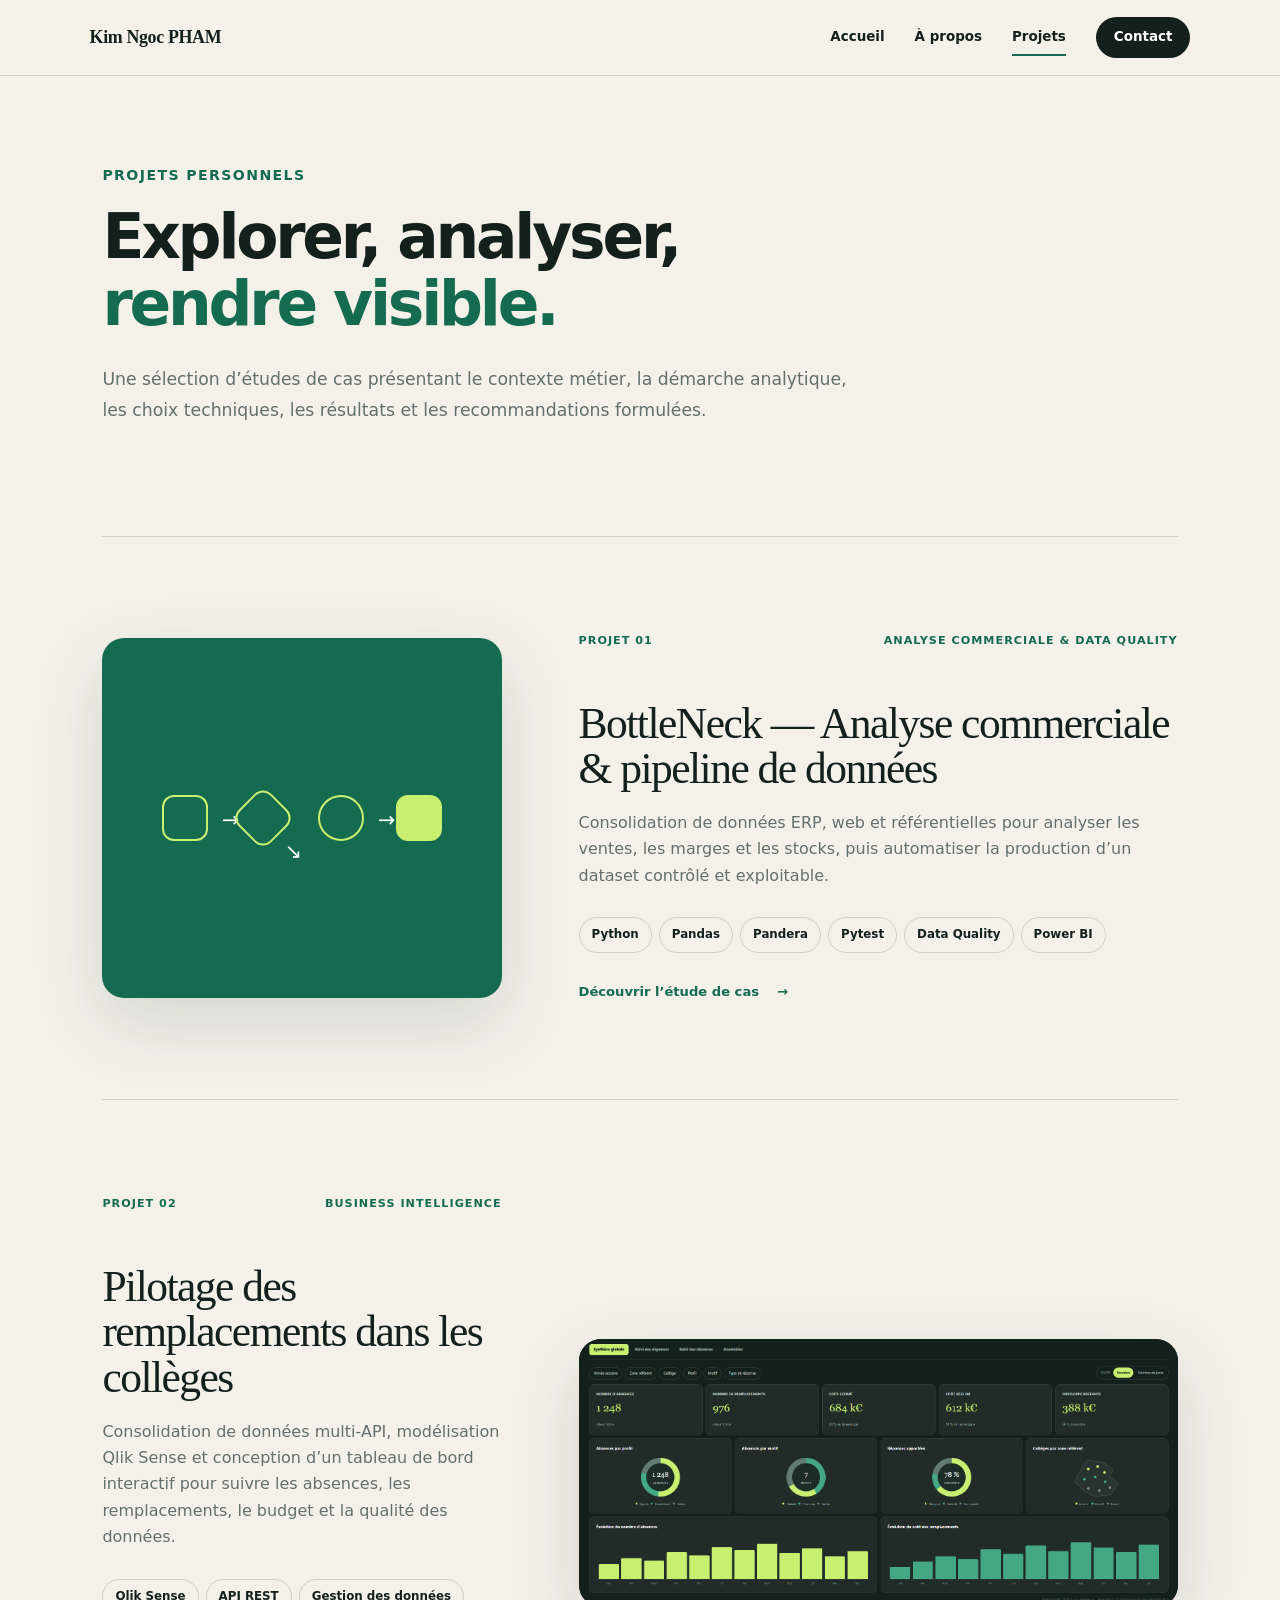
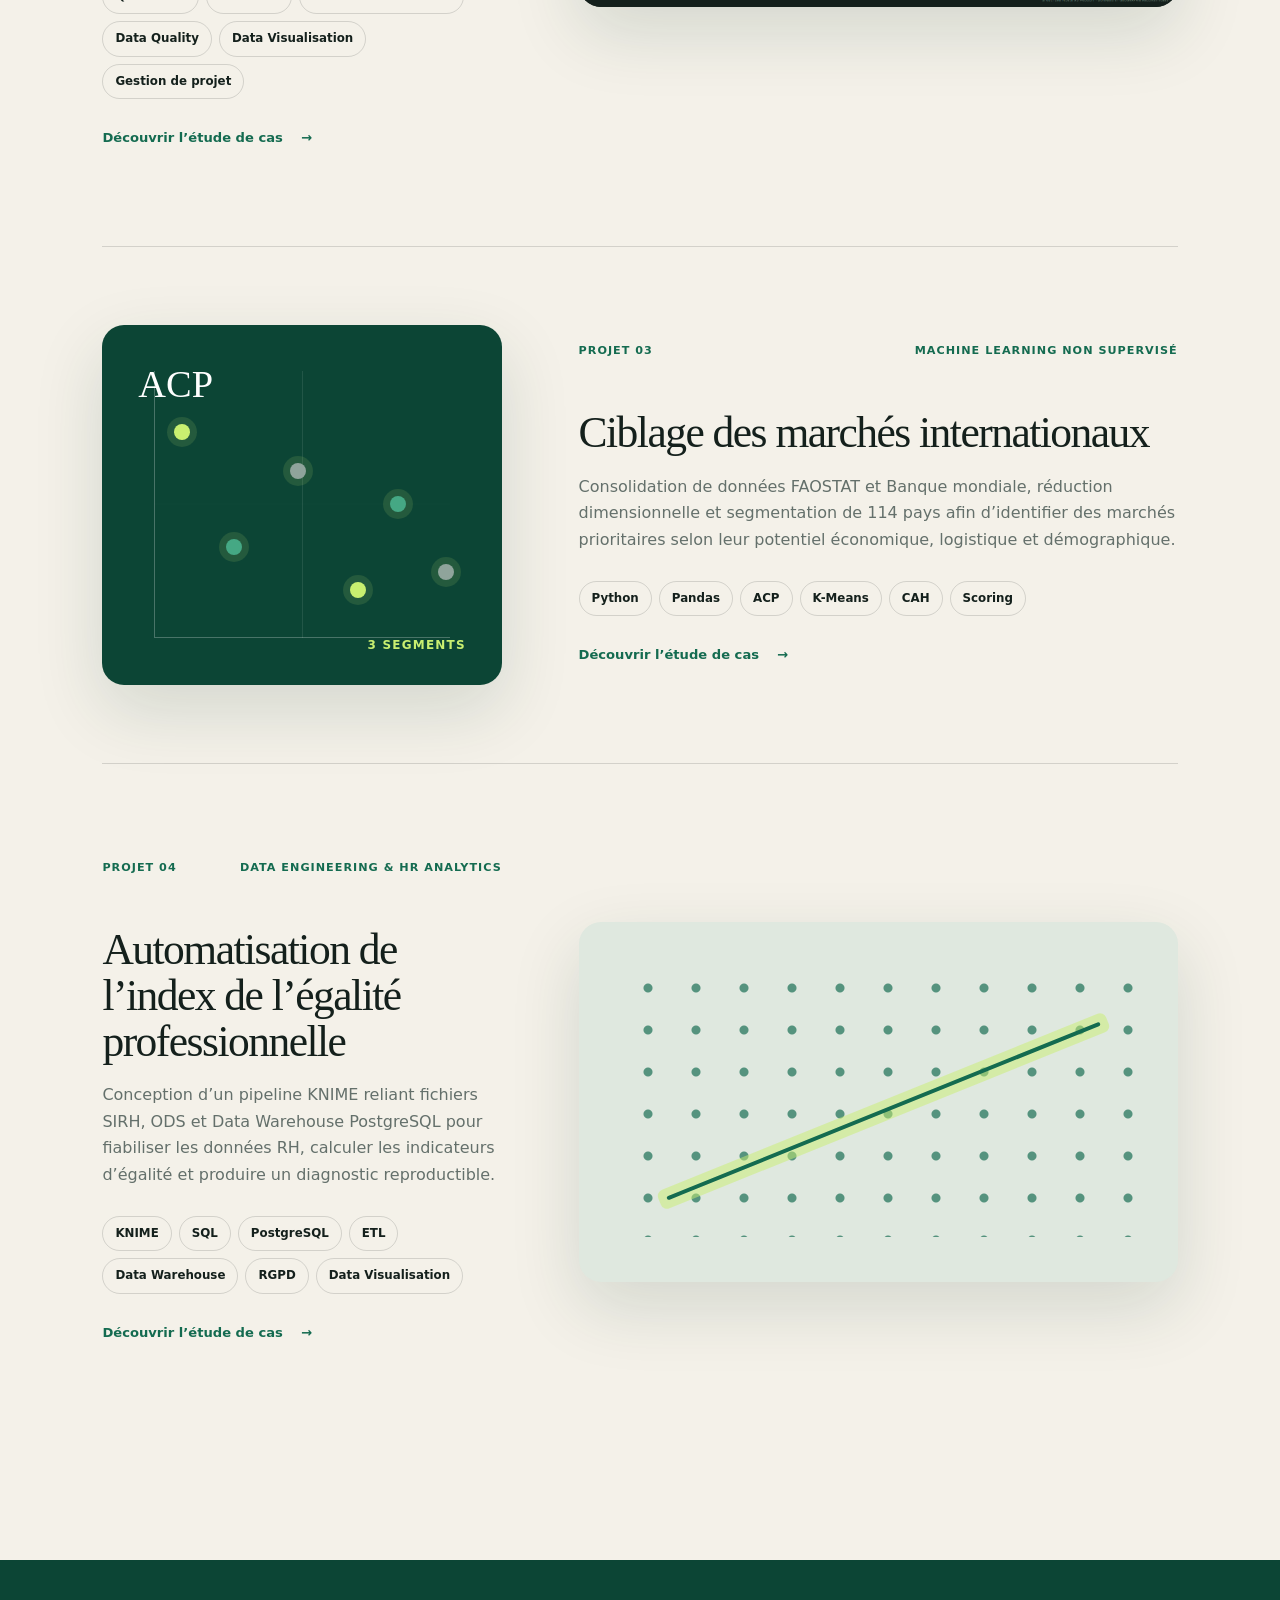
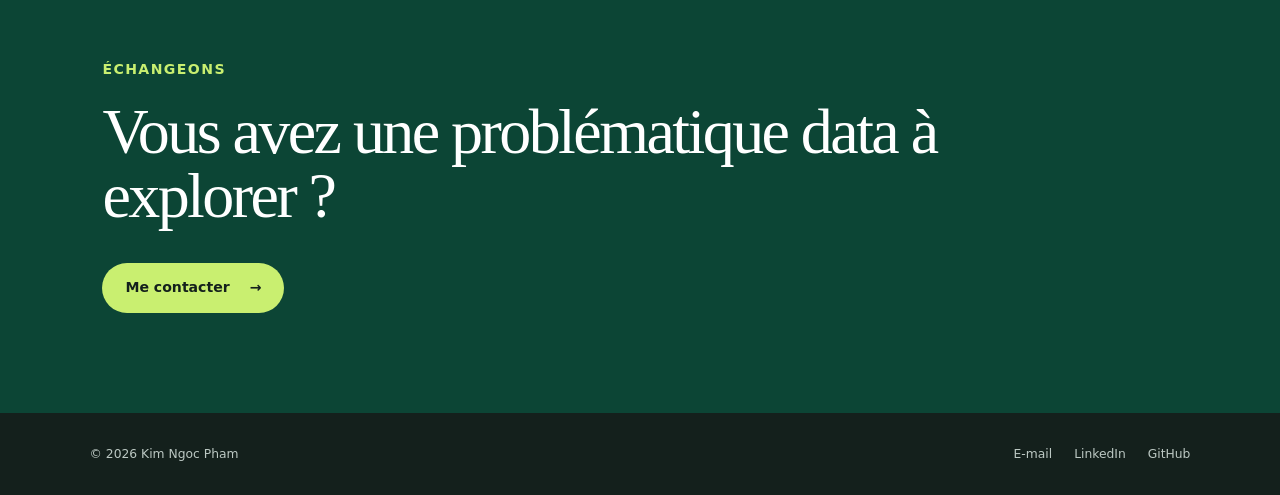
<file: projets.html>
<!doctype html>
<html lang="fr">
<head>
  <meta charset="utf-8">
  <meta name="viewport" content="width=device-width, initial-scale=1">
  <meta name="description" content="Projets data personnels de Kim Ngoc Pham.">
  <title>Projets | Kim Ngoc Pham</title>
  <style>
:root {
  --ink: #14201c;
  --muted: #64706b;
  --paper: #f4f1e9;
  --white: #fffdf8;
  --green: #146b50;
  --green-dark: #0c4535;
  --lime: #c9ef70;
  --sand: #d4c3a2;
  --line: rgba(20,32,28,.15);
  --shadow: 0 25px 70px rgba(15,55,42,.14);
}

* { box-sizing: border-box; }
html { scroll-behavior: smooth; }
body { margin: 0; background: var(--paper); color: var(--ink); font-family: Inter, ui-sans-serif, system-ui, -apple-system, BlinkMacSystemFont, "Segoe UI", sans-serif; line-height: 1.65; }
a { color: inherit; }
.site-header { position: sticky; top: 0; z-index: 50; min-height: 76px; display: flex; align-items: center; justify-content: space-between; padding: 0 clamp(24px,7vw,110px); background: rgba(244,241,233,.92); border-bottom: 1px solid var(--line); backdrop-filter: blur(14px); }
.brand { font-family: Georgia, serif; font-size: 1.12rem; font-weight: 700; text-decoration: none; letter-spacing: -.02em; }.brand span { color: inherit; }
nav { display: flex; align-items: center; gap: 30px; } nav a { position: relative; font-size: .84rem; font-weight: 750; text-decoration: none; }
nav a:not(.contact-link)::after { content: ""; position: absolute; left: 0; right: 100%; bottom: -7px; height: 2px; background: var(--green); transition: right .2s ease; } nav a:hover::after, nav a.active::after { right: 0; }
.contact-link { padding: 9px 18px; border-radius: 999px; background: var(--ink); color: white; }
.menu-button { display: none; padding: 8px 14px; border: 1px solid var(--line); border-radius: 999px; background: transparent; color: var(--ink); font: inherit; font-size: .82rem; font-weight: 800; }
.eyebrow { margin: 0 0 20px; color: var(--green); font-size: clamp(.88rem,1.05vw,1rem); font-weight: 800; line-height: 1.4; letter-spacing: .1em; text-transform: uppercase; }
h1,h2,h3,p { margin-top: 0; }
.button { min-height: 50px; display: inline-flex; align-items: center; justify-content: center; gap: 20px; padding: 0 22px; border: 1px solid transparent; border-radius: 999px; font-size: .88rem; font-weight: 800; text-decoration: none; transition: transform .2s ease, box-shadow .2s ease; }.button:hover { transform: translateY(-2px); box-shadow: 0 10px 25px rgba(20,32,28,.12); }
.primary { background: var(--green); color: white; }.secondary { border-color: var(--line); }.light { background: var(--lime); color: var(--ink); }
.reveal { opacity: 0; transform: translateY(18px); transition: opacity .65s ease, transform .65s ease; }.reveal.visible { opacity: 1; transform: none; }

.home-hero { min-height: calc(100vh - 76px); display: grid; grid-template-columns: 1.1fr .9fr; align-items: center; gap: 8vw; padding: 75px clamp(24px,8vw,130px); overflow: hidden; }
.hero-copy h1 { max-width: 850px; margin-bottom: 28px; font-family: Inter, ui-sans-serif, system-ui, -apple-system, BlinkMacSystemFont, "Segoe UI", sans-serif; font-size: clamp(2.75rem,4.8vw,5.2rem); font-weight: 780; line-height: 1.02; letter-spacing: -.052em; }.hero-copy h1 span { display: block; margin-top: .08em; color: var(--green); font-weight: 620; font-style: normal; }
.intro { max-width: 760px; margin-bottom: 34px; color: var(--muted); font-size: clamp(1rem,1.35vw,1.16rem); line-height: 1.8; }.hero-actions { display: flex; flex-wrap: wrap; gap: 12px; }
.hero-art { position: relative; min-height: 540px; }.portrait-frame { position: absolute; inset: 8% 3% 5% 10%; overflow: hidden; display: grid; place-items: center; border-radius: 48% 48% 20px 20px; background: var(--green); box-shadow: var(--shadow); }
.portrait-frame::before { content: ""; position: absolute; width: 360px; height: 360px; border: 1px solid rgba(255,255,255,.27); border-radius: 50%; }.portrait-frame::after { content: ""; position: absolute; width: 480px; height: 480px; border: 1px solid rgba(255,255,255,.14); border-radius: 50%; }
.monogram { z-index: 2; color: var(--white); font-family: Georgia, serif; font-size: clamp(4rem,8vw,8rem); letter-spacing: -.08em; }
.data-line { position: absolute; z-index: 1; width: 85%; height: 2px; background: var(--lime); transform-origin: left; }.line-one { top: 62%; left: 8%; transform: rotate(-13deg); }.line-two { top: 70%; left: 12%; width: 60%; transform: rotate(7deg); opacity: .55; }.line-three { top: 40%; right: -20%; width: 70%; transform: rotate(-48deg); opacity: .35; }
.floating-card { position: absolute; z-index: 3; padding: 18px 22px; border-radius: 16px; background: rgba(255,253,248,.94); box-shadow: var(--shadow); backdrop-filter: blur(10px); }.floating-card small { display: block; margin-bottom: 4px; color: var(--green); font-size: .62rem; font-weight: 900; letter-spacing: .12em; }.floating-card strong { font-size: .86rem; }.card-tools { left: 0; bottom: 7%; }.card-focus { right: -5%; top: 16%; }
.home-strip { display: grid; grid-template-columns: repeat(4,1fr); padding: 0 clamp(24px,8vw,130px); background: var(--ink); color: white; }.home-strip div { min-height: 120px; display: flex; flex-direction: column; justify-content: center; padding: 22px; border-right: 1px solid rgba(255,255,255,.13); }.home-strip div:first-child { border-left: 1px solid rgba(255,255,255,.13); }.home-strip span { color: var(--lime); font-size: .66rem; font-weight: 900; }.home-strip strong { margin-top: 9px; font-family: Georgia,serif; font-size: 1.05rem; font-weight: 500; }
.home-next { padding: 120px clamp(24px,8vw,130px); }.home-next h2 { max-width: 930px; margin-bottom: 65px; font-family: Georgia,serif; font-size: clamp(2.7rem,5.1vw,5.7rem); font-weight: 500; line-height: 1; letter-spacing: -.045em; }.home-next h2 em { color: var(--green); font-weight: 500; }
.next-grid { display: grid; grid-template-columns: 1fr 1fr; gap: 16px; }.next-grid a { position: relative; min-height: 210px; display: grid; grid-template-rows: auto 1fr; align-content: start; padding: 42px 30px 30px; border: 1px solid var(--line); border-radius: 20px; background: var(--white); text-decoration: none; transition: transform .2s ease, box-shadow .2s ease; }.next-grid a:hover { transform: translateY(-4px); box-shadow: var(--shadow); }.next-grid span { color: var(--green); font-size: .7rem; font-weight: 900; line-height: 1.35rem; text-transform: uppercase; }.next-grid strong { max-width: 480px; margin-top: 20px; font-family: Georgia,serif; font-size: 1.7rem; font-weight: 500; line-height: 1.15; }.next-grid i { position: absolute; top: 38px; right: 28px; font-size: 1.35rem; line-height: 1.35rem; font-style: normal; }

.page-hero { padding: 90px clamp(24px,8vw,130px); background: var(--white); }.page-hero h1 { max-width: 850px; margin-bottom: 28px; font-family: Inter,ui-sans-serif,system-ui,-apple-system,BlinkMacSystemFont,"Segoe UI",sans-serif; font-size: clamp(2.75rem,4.8vw,5.2rem); font-weight: 780; line-height: 1.02; letter-spacing: -.052em; }.page-hero h1 span { display: block; margin-top: .08em; color: var(--green); font-weight: 620; font-style: normal; }.page-hero > p:last-child { max-width: 760px; margin: 0; color: var(--muted); font-size: clamp(1rem,1.35vw,1.16rem); line-height: 1.8; }
.timeline-section,.education-section,.skills-section { padding: 110px clamp(24px,8vw,130px); }.section-intro { display: grid; grid-template-columns: .45fr 1fr; gap: 5vw; margin-bottom: 60px; }.section-intro h2 { max-width: 730px; font-family: Georgia,serif; font-size: clamp(2.5rem,4vw,4.5rem); font-weight: 500; line-height: 1.04; letter-spacing: -.04em; }
.timeline { max-width: 1100px; margin-left: auto; }.timeline-item { display: grid; grid-template-columns: 130px 22px 1fr; gap: 26px; min-height: 300px; }.timeline-date { display: flex; flex-direction: column; align-items: flex-end; padding-top: 3px; }.timeline-date span { color: var(--green); font-size: .86rem; font-weight: 900; line-height: 1.45; text-align: right; }.timeline-date small { color: var(--muted); }.timeline-dot { position: relative; }.timeline-dot::before { content: ""; position: absolute; top: 9px; bottom: -9px; left: 50%; width: 1px; background: var(--line); transform: translateX(-50%); }.timeline-dot::after { content: ""; position: absolute; top: 5px; left: 50%; width: 11px; height: 11px; border: 3px solid var(--paper); border-radius: 50%; background: var(--green); box-shadow: 0 0 0 1px var(--green); transform: translateX(-50%); }.timeline-item:last-child .timeline-dot::before { display: none; }
.timeline-content { padding: 0 0 60px; }.organisation { margin-bottom: 3px; color: var(--green); font-size: .72rem; font-weight: 900; letter-spacing: .08em; text-transform: uppercase; }.timeline-content h3 { margin-bottom: 10px; font-family: Georgia,serif; font-size: clamp(1.65rem,2.4vw,2.45rem); font-weight: 500; }.timeline-content .lead { color: var(--ink); font-weight: 750; }.timeline-content ul { margin: 20px 0 0; padding-left: 20px; color: var(--muted); }.experience-tags { display: flex; flex-wrap: wrap; gap: 7px; margin-top: 22px; }.experience-tags span { padding: 6px 10px; border: 1px solid var(--line); border-radius: 999px; color: var(--ink); font-size: .7rem; font-weight: 750; }
.education-section { background: var(--green-dark); color: white; }.education-section .eyebrow,.education-section .organisation { color: var(--lime); }.education-section .timeline-date span { color: var(--lime); }.education-section .timeline-date small,.education-section .timeline-content ul { color: #c8d8d2; }.education-section .timeline-dot::before { background: rgba(255,255,255,.25); }.education-section .timeline-dot::after { border-color: var(--green-dark); background: var(--lime); box-shadow: 0 0 0 1px var(--lime); }.education-section .timeline-content .lead { color: white; }.education-timeline .timeline-item { min-height: 350px; }
.skills-section { background: var(--white); }.skills-grid { display: grid; grid-template-columns: 1fr 1fr; gap: 14px; }.skills-grid article { min-height: 290px; display: flex; flex-direction: column; padding: 30px; border: 1px solid var(--line); border-radius: 18px; background: #faf8f2; }.skills-grid span { color: var(--green); font-size: .68rem; font-weight: 900; letter-spacing: .08em; }.skills-grid h3 { margin: 48px 0 12px; font-family: Georgia,serif; font-size: 1.55rem; font-weight: 500; line-height: 1.15; }.skills-grid p { margin: 0; color: var(--muted); }.skills-grid small { margin-top: auto; padding-top: 22px; border-top: 1px solid var(--line); color: var(--ink); font-size: .74rem; font-weight: 750; }.certifications { display: grid; grid-template-columns: .3fr 1fr; gap: 30px; margin-top: 50px; }.certifications > p { color: var(--green); font-weight: 900; }.certifications div { display: flex; flex-wrap: wrap; gap: 9px; }.certifications span,.project-tags span { padding: 7px 12px; border: 1px solid var(--line); border-radius: 999px; font-size: .74rem; font-weight: 750; }
.cta-section { padding: 100px clamp(24px,8vw,130px); background: var(--green-dark); color: white; }.cta-section .eyebrow { color: var(--lime); }.cta-section h2 { max-width: 980px; margin-bottom: 35px; font-family: Georgia,serif; font-size: clamp(2.5rem,5vw,5.3rem); font-weight: 500; line-height: 1; letter-spacing: -.04em; }

.project-hero { background: var(--paper); }.project-gallery { padding: 20px clamp(24px,8vw,130px) 120px; }.project-placeholder { display: grid; grid-template-columns: minmax(330px,.8fr) 1.2fr; gap: clamp(30px,6vw,90px); align-items: center; padding: 70px 0; border-top: 1px solid var(--line); }.project-placeholder:nth-child(even) .project-visual { order: 2; }.project-visual { position: relative; min-height: 360px; overflow: hidden; border-radius: 22px; background: var(--ink); box-shadow: var(--shadow); }.project-body { padding: 25px 0; }.project-top { display: flex; justify-content: space-between; margin-bottom: 50px; color: var(--green); font-size: .7rem; font-weight: 900; letter-spacing: .09em; text-transform: uppercase; }.project-body h2 { margin-bottom: 18px; font-family: Georgia,serif; font-size: clamp(2rem,3.4vw,3.8rem); font-weight: 500; line-height: 1.05; letter-spacing: -.035em; }.project-body > p { max-width: 650px; color: var(--muted); }.project-tags { display: flex; flex-wrap: wrap; gap: 7px; margin-top: 28px; }
.visual-pipeline { display: flex; align-items: center; justify-content: center; gap: 32px; background: var(--green); }.visual-pipeline i { position: relative; width: 46px; height: 46px; border: 2px solid var(--lime); border-radius: 12px; }.visual-pipeline i:not(:last-child)::after { content: "→"; position: absolute; left: 58px; top: 6px; color: white; font-size: 1.3rem; font-style: normal; }.visual-pipeline i:nth-child(2) { transform: rotate(45deg); }.visual-pipeline i:nth-child(3) { border-radius: 50%; }.visual-pipeline i:nth-child(4) { background: var(--lime); }
.visual-series { display: grid; place-items: center; background: #1a2924; }.visual-series svg { width: 88%; }.visual-series path { fill: none; stroke: var(--lime); stroke-width: 5; stroke-linecap: round; }.visual-series path.soft { stroke: #6d9686; stroke-width: 2; }
.visual-stats { background: #dfe8df; }.dots { position: absolute; inset: 45px; background-image: radial-gradient(circle,var(--green) 0 4px,transparent 5px); background-size: 48px 42px; opacity: .68; }.trend { position: absolute; left: 12%; right: 10%; top: 52%; height: 4px; border-radius: 99px; background: var(--green); transform: rotate(-22deg); box-shadow: 0 0 0 8px rgba(201,239,112,.5); }
.visual-markets { background: var(--green-dark); }.market-axis { position: absolute; inset: 13%; border-left: 1px solid rgba(255,255,255,.25); border-bottom: 1px solid rgba(255,255,255,.25); background: linear-gradient(90deg,transparent 49.8%,rgba(255,255,255,.09) 50%,transparent 50.2%),linear-gradient(transparent 49.8%,rgba(255,255,255,.09) 50%,transparent 50.2%); }.visual-markets i { position: absolute; left: var(--x); bottom: var(--y); width: 16px; height: 16px; border-radius: 50%; background: var(--lime); box-shadow: 0 0 0 7px rgba(201,239,112,.12); }.visual-markets i:nth-of-type(2),.visual-markets i:nth-of-type(5) { background: #45a884; }.visual-markets i:nth-of-type(3),.visual-markets i:nth-of-type(6) { background: #8fa49b; }.visual-markets b { position: absolute; left: 9%; top: 8%; color: white; font-family: Georgia,serif; font-size: 2.4rem; font-weight: 500; }.visual-markets strong { position: absolute; right: 9%; bottom: 8%; color: var(--lime); font-size: .75rem; letter-spacing: .1em; text-transform: uppercase; }
.phase-note { display: grid; grid-template-columns: .3fr 1fr; gap: 60px; padding: 80px clamp(24px,8vw,130px); background: var(--lime); }.phase-note > span { font-weight: 900; text-transform: uppercase; }.phase-note h2 { margin-bottom: 12px; font-family: Georgia,serif; font-size: clamp(2rem,3.5vw,3.8rem); font-weight: 500; }.phase-note p { max-width: 760px; margin: 0; color: #415036; }
.project-link { display: inline-flex; align-items: center; gap: 18px; margin-top: 28px; color: var(--green); font-size: .82rem; font-weight: 850; text-decoration: none; }.project-link:hover { text-decoration: underline; }

/* BottleNeck case study */
.case-study { overflow: hidden; }.case-hero { padding: 78px clamp(24px,8vw,130px) 62px; background: var(--green-dark); color: white; }.back-link { display: inline-block; margin-bottom: 50px; color: #dce7e2; font-size: .95rem; font-weight: 800; text-decoration: none; }.back-link:hover { color: white; text-decoration: underline; }.case-hero .eyebrow { color: var(--lime); }.case-hero h1 { margin-bottom: 18px; font-family: Georgia,serif; font-size: clamp(3.4rem,5.6vw,6rem); font-weight: 500; line-height: .92; letter-spacing: -.045em; }.case-lead { max-width: 790px; color: #dce7e2; font-size: clamp(1rem,1.3vw,1.2rem); line-height: 1.65; }.case-tags { display: flex; flex-wrap: wrap; gap: 8px; margin: 26px 0 52px; }.case-tags span { padding: 7px 12px; border: 1px solid rgba(255,255,255,.28); border-radius: 999px; font-size: .72rem; font-weight: 750; }.source-flow { display: grid; grid-template-columns: repeat(4,1fr); gap: 0; align-items: stretch; padding-top: 26px; border-top: 1px solid rgba(255,255,255,.2); }.source-flow div { min-height: 70px; padding: 0 24px; border-left: 1px solid rgba(255,255,255,.16); }.source-flow div:first-child { padding-left: 0; border-left: 0; }.source-flow small { display: block; margin-bottom: 7px; color: var(--lime); font-size: .66rem; font-weight: 900; letter-spacing: .1em; }.source-flow strong { font-family: Georgia,serif; font-size: 1.02rem; font-weight: 500; }
.case-kpis { display: grid; grid-template-columns: repeat(4,1fr); padding: 0 clamp(24px,8vw,130px); background: var(--ink); color: white; }.case-kpis article { min-height: 145px; display: flex; flex-direction: column; justify-content: center; padding: 25px; border-right: 1px solid rgba(255,255,255,.14); }.case-kpis article:first-child { border-left: 1px solid rgba(255,255,255,.14); }.case-kpis small { color: #a9b9b2; font-size: .7rem; font-weight: 750; text-transform: uppercase; }.case-kpis strong { margin-top: 8px; color: var(--lime); font-family: Georgia,serif; font-size: clamp(1.8rem,3vw,3.1rem); font-weight: 500; line-height: 1; }
.case-section { padding: 88px clamp(24px,8vw,130px); }.case-intro { display: grid; grid-template-columns: 1fr 1fr; gap: 7vw; align-items: start; background: var(--white); }.case-section h2,.analysis-header h2,.chart-heading h2,.stock-section h2,.recommendations h2,.technical-results h2,.skills-summary h2 { font-family: Georgia,serif; font-size: clamp(2rem,3vw,3.35rem); font-weight: 500; line-height: 1.08; letter-spacing: -.035em; }.case-copy { max-width: 700px; color: var(--muted); font-size: 1rem; }
.data-model { display: grid; grid-template-columns: 1fr auto 1fr auto 1fr; gap: 22px; align-items: center; padding: 55px clamp(24px,8vw,130px); background: var(--paper); }.data-model article { min-height: 190px; padding: 28px; border: 1px solid var(--line); border-radius: 18px; background: var(--white); }.data-model small { color: var(--green); font-size: .65rem; font-weight: 900; letter-spacing: .1em; }.data-model h3 { margin: 38px 0 8px; font-family: Georgia,serif; font-size: 1.35rem; font-weight: 500; }.data-model p { margin: 0; color: var(--muted); font-size: .78rem; }.model-key { display: flex; flex-direction: column; align-items: center; gap: 5px; color: var(--green); font-size: .64rem; font-weight: 850; }.model-key b { font-size: 1.2rem; }
.quality-section { background: var(--white); }.quality-section > div:first-child { max-width: 760px; }.quality-grid { display: grid; grid-template-columns: 1fr 1fr; gap: 14px; margin-top: 42px; }.quality-grid article { min-height: 170px; padding: 28px; border: 1px solid var(--line); border-radius: 18px; background: #faf8f2; }.quality-grid h3 { margin: 0 0 12px; font-family: Georgia,serif; font-size: 1.5rem; font-weight: 500; }.quality-grid p { margin: 0; color: var(--muted); }
.contract-section { display: grid; grid-template-columns: .85fr 1.15fr; gap: 8vw; align-items: center; padding: 100px clamp(24px,8vw,130px); background: var(--green); color: white; }.contract-section .eyebrow { color: var(--lime); }.contract-copy h2 { font-family: Georgia,serif; font-size: clamp(2.4rem,4vw,4.3rem); font-weight: 500; line-height: 1.04; }.contract-copy > p:last-child { color: #d7e6df; }.contract-section pre { overflow-x: auto; margin: 0; padding: 34px; border: 1px solid rgba(255,255,255,.22); border-radius: 20px; background: #0a392c; color: #e8f4ef; font-size: clamp(.72rem,1vw,.9rem); line-height: 1.75; box-shadow: var(--shadow); }
.join-section { display: grid; grid-template-columns: .85fr 1.15fr; gap: 8vw; align-items: center; }.join-section > div:first-child > p:last-child { color: var(--muted); }.funnel { display: flex; flex-direction: column; align-items: center; gap: 8px; }.funnel div { width: var(--w); display: grid; grid-template-columns: 90px 1fr; align-items: center; padding: 17px 22px; border-radius: 10px; background: var(--green); color: white; }.funnel div:nth-child(2) { opacity: .9; }.funnel div:nth-child(3) { opacity: .8; }.funnel div:nth-child(4) { background: var(--lime); color: var(--ink); opacity: 1; }.funnel strong { font-family: Georgia,serif; font-size: 1.55rem; }.funnel span { font-size: .78rem; font-weight: 750; }
.analysis-header { padding: 110px clamp(24px,8vw,130px) 70px; background: var(--ink); color: white; }.analysis-header .eyebrow { color: var(--lime); }.analysis-header h2 { max-width: 970px; }.analysis-header > p:last-child { max-width: 760px; color: #b7c5c0; }
.analysis-block { display: grid; grid-template-columns: .9fr 1.1fr; gap: 6vw; align-items: center; padding: 82px clamp(24px,8vw,130px); background: var(--paper); }.analysis-copy h3 { margin: 0 0 14px; font-family: Georgia,serif; font-size: clamp(1.85rem,2.4vw,2.75rem); font-weight: 500; line-height: 1.08; }.analysis-copy p { color: var(--muted); }.segment-visual { display: grid; grid-template-columns: 1fr 1fr; gap: 14px; }.segment-visual article { min-height: 255px; padding: 30px; border: 1px solid var(--line); border-radius: 20px; background: var(--white); }.segment-visual small { color: var(--green); font-weight: 900; }.segment-visual strong { display: block; margin-top: 32px; font-family: Georgia,serif; font-size: 3.25rem; font-weight: 500; line-height: 1; }.segment-visual p { color: var(--muted); }.segment-visual div { height: 9px; margin: 28px 0 10px; overflow: hidden; border-radius: 99px; background: #dfe5df; }.segment-visual i { display: block; height: 100%; border-radius: inherit; background: var(--green); }.segment-visual b { font-size: .8rem; }.pareto-block { grid-template-columns: 1fr 1fr; background: var(--white); }.pareto-visual { min-height: 340px; display: flex; flex-direction: column; justify-content: center; padding: 45px; border-radius: 22px; background: var(--green-dark); color: white; }.pareto-visual strong { color: var(--lime); font-family: Georgia,serif; font-size: clamp(4rem,6vw,6.5rem); font-weight: 500; line-height: .85; }.pareto-visual > span { color: #c9d8d2; }.pareto-visual b { margin-top: 22px; font-family: Georgia,serif; font-size: 2.5rem; font-weight: 500; }.pareto-visual div { height: 12px; margin: 22px 0 15px; border-radius: 99px; background: rgba(255,255,255,.16); }.pareto-visual i { display: block; width: 80%; height: 100%; border-radius: inherit; background: var(--lime); }.pareto-visual small { color: #a9bdb5; }
.chart-section { padding: 88px clamp(24px,8vw,130px); background: var(--paper); }.chart-heading { display: grid; grid-template-columns: 1fr 1fr; gap: 7vw; align-items: start; margin-bottom: 42px; }.chart-heading > p { max-width: 590px; margin: 38px 0 0; color: var(--muted); }.chart-grid { display: grid; grid-template-columns: 1fr 1fr; gap: 18px; }.chart-section figure { margin: 0; padding: 20px; border: 1px solid var(--line); border-radius: 20px; background: var(--white); }.chart-section img,.stock-section img { width: 100%; height: auto; display: block; border-radius: 10px; }.chart-section figcaption,.stock-section figcaption { padding: 14px 5px 0; color: var(--muted); font-size: .72rem; font-weight: 750; }.chart-section-alt { background: var(--white); }.chart-wide { max-width: 1000px; margin: 0 auto !important; }
.stock-section { display: grid; grid-template-columns: .72fr 1.28fr; gap: 7vw; align-items: center; padding: 105px clamp(24px,8vw,130px); }.stock-copy > p:last-child { color: var(--muted); }.stock-kpis { display: grid; grid-template-columns: 1fr 1fr; gap: 10px; margin: 35px 0; }.stock-kpis article { padding: 20px; border: 1px solid var(--line); border-radius: 14px; background: var(--white); }.stock-kpis small { display: block; color: var(--muted); font-size: .66rem; font-weight: 800; text-transform: uppercase; }.stock-kpis strong { display: block; margin-top: 5px; color: var(--green); font-family: Georgia,serif; font-size: 1.65rem; font-weight: 500; }.stock-section figure { margin: 0; padding: 18px; border: 1px solid var(--line); border-radius: 20px; background: var(--white); }
.recommendations { padding: 88px clamp(24px,8vw,130px); background: var(--green-dark); color: white; }.recommendations .eyebrow { color: var(--lime); }.recommendations > div { display: grid; grid-template-columns: 1fr 1fr; gap: 1px; margin-top: 42px; background: rgba(255,255,255,.18); }.recommendations article { min-height: 185px; padding: 30px; background: var(--green-dark); }.recommendations h3 { margin: 0 0 10px; font-family: Georgia,serif; font-size: 1.45rem; font-weight: 500; }.recommendations p { margin: 0; color: #c8d8d2; }
.technical-results { display: grid; grid-template-columns: 1fr .65fr; gap: 8vw; align-items: center; padding: 105px clamp(24px,8vw,130px); background: var(--lime); }.technical-results > div:first-child > p:last-child { max-width: 700px; color: #415036; }.test-panel { padding: 34px; border-radius: 20px; background: var(--ink); color: white; box-shadow: var(--shadow); }.test-panel strong { display: block; color: var(--lime); font-family: Georgia,serif; font-size: 4rem; font-weight: 500; line-height: 1; }.test-panel > span { color: #b9c9c2; font-size: .75rem; font-weight: 800; text-transform: uppercase; }.test-panel ul { margin: 25px 0 0; padding-left: 18px; color: #dce5e1; }
.skills-summary { padding: 88px clamp(24px,8vw,130px); background: var(--white); }.skills-summary > div { display: grid; grid-template-columns: repeat(3,1fr); gap: 14px; margin-top: 42px; }.skills-summary article { min-height: 150px; padding: 25px; border: 1px solid var(--line); border-radius: 16px; background: #faf8f2; }.skills-summary small { color: var(--green); font-size: .66rem; font-weight: 900; letter-spacing: .08em; }.skills-summary p { margin: 28px 0 0; color: var(--muted); }.case-next { padding: 65px clamp(24px,8vw,130px); border-top: 1px solid var(--line); }.case-next a { display: flex; justify-content: space-between; font-family: Georgia,serif; font-size: clamp(1.8rem,3vw,3rem); text-decoration: none; }

/* Collèges case study */
.visual-colleges { padding: 38px; background: var(--green-dark); }.mini-kpis { display: grid; grid-template-columns: repeat(3,1fr); gap: 9px; }.mini-kpis i { height: 54px; border: 1px solid rgba(255,255,255,.18); border-radius: 9px; background: rgba(255,255,255,.08); }.mini-chart { height: 150px; display: flex; align-items: flex-end; gap: 12px; margin-top: 20px; padding: 20px; border-radius: 12px; background: rgba(255,255,255,.06); }.mini-chart b { flex: 1; height: 52%; border-radius: 5px 5px 0 0; background: var(--lime); }.mini-chart b:nth-child(2) { height: 82%; }.mini-chart b:nth-child(3) { height: 66%; }.mini-chart b:nth-child(4) { height: 92%; }.mini-chart b:nth-child(5) { height: 58%; }.mini-alerts { display: grid; gap: 8px; margin-top: 18px; }.mini-alerts span { height: 8px; border-radius: 99px; background: rgba(255,255,255,.22); }.mini-alerts span:nth-child(2) { width: 80%; }.mini-alerts span:nth-child(3) { width: 64%; }
.confidentiality-note { display: grid; grid-template-columns: .35fr 1fr; gap: 40px; padding: 22px clamp(24px,8vw,130px); background: var(--lime); }.confidentiality-note strong { font-size: .76rem; font-weight: 900; text-transform: uppercase; }.confidentiality-note p { max-width: 860px; margin: 0; color: #415036; font-size: .84rem; }
.college-architecture { padding: 88px clamp(24px,8vw,130px); background: var(--paper); }.college-architecture > h2,.college-model h2,.anomaly-logic h2,.workflow-section h2 { max-width: 820px; font-family: Georgia,serif; font-size: clamp(2rem,3vw,3.35rem); font-weight: 500; line-height: 1.08; letter-spacing: -.035em; }.architecture-grid { display: grid; grid-template-columns: repeat(4,1fr); gap: 12px; margin-top: 42px; }.architecture-grid article { min-height: 230px; padding: 25px; border: 1px solid var(--line); border-radius: 18px; background: var(--white); }.architecture-grid small { color: var(--green); font-size: .64rem; font-weight: 900; letter-spacing: .08em; }.architecture-grid h3 { margin: 38px 0 10px; font-family: Georgia,serif; font-size: 1.32rem; font-weight: 500; }.architecture-grid p { margin: 0; color: var(--muted); font-size: .88rem; }
.college-model { display: grid; grid-template-columns: .85fr 1.15fr; gap: 7vw; align-items: center; padding: 90px clamp(24px,8vw,130px); background: var(--white); }.college-model-copy > p { color: var(--muted); }.college-model-copy strong { color: var(--ink); }.model-map { display: grid; gap: 12px; }.model-caption { margin: 0 0 2px; color: var(--green); font-size: .65rem; font-weight: 900; letter-spacing: .12em; text-transform: uppercase; }.model-family { padding: 17px; border: 1px solid var(--line); border-radius: 16px; background: #faf8f2; }.model-family > small,.linkdate-card > small { display: block; margin-bottom: 12px; color: var(--green); font-size: .62rem; font-weight: 900; letter-spacing: .1em; }.model-family > div { display: grid; grid-template-columns: repeat(3,1fr); gap: 8px; }.model-family span { min-height: 68px; display: flex; flex-direction: column; align-items: center; justify-content: center; gap: 5px; padding: 10px; border: 1px solid rgba(20,107,80,.24); border-radius: 10px; background: var(--white); text-align: center; font-size: .74rem; }.model-family span em { color: var(--green); font-size: .52rem; font-style: normal; font-weight: 900; letter-spacing: .08em; text-transform: uppercase; }.model-family span b { font-weight: 600; }.linkdate-card { position: relative; padding: 22px; border-radius: 17px; background: var(--green); color: white; }.linkdate-card::before { content: ""; position: absolute; top: -13px; left: 50%; width: 1px; height: 13px; background: var(--green); }.linkdate-card > small { color: var(--lime); }.linkdate-card h3 { margin: 0 0 4px; font-family: Georgia,serif; font-size: 1.55rem; font-weight: 500; }.linkdate-card > p { margin: 0 0 18px; color: #d7e6df; font-size: .72rem; }.date-example { overflow: hidden; border: 1px solid rgba(255,255,255,.18); border-radius: 10px; }.date-example div { display: grid; grid-template-columns: 80px 1fr; padding: 8px 11px; border-top: 1px solid rgba(255,255,255,.13); font-size: .7rem; }.date-example div:first-child { border-top: 0; }.date-example b { color: var(--lime); }.college-quality { background: var(--paper); }
.anomaly-logic { display: grid; grid-template-columns: .85fr 1.15fr; gap: 8vw; align-items: center; padding: 90px clamp(24px,8vw,130px); background: var(--white); }.anomaly-logic > div:first-child > p:last-child { color: var(--muted); }.overlap-demo { padding: 34px; border-radius: 20px; background: var(--ink); color: white; }.overlap-demo article { position: relative; min-height: 80px; padding-top: 18px; border-bottom: 1px solid rgba(255,255,255,.12); }.overlap-demo small { display: block; color: #aebdb7; font-size: .65rem; font-weight: 850; }.overlap-demo article span { position: absolute; left: var(--start); bottom: 14px; width: var(--length); height: 13px; border-radius: 99px; background: var(--lime); }.overlap-demo article:nth-child(2) span { background: #6d9686; }.overlap-demo article b { position: absolute; right: 0; top: 14px; font-size: .72rem; }.overlap-demo > p { margin: 24px 0 0; color: #c9d8d2; }.overlap-demo > p strong { color: var(--lime); }
.dashboard-demo { padding: 46px clamp(24px,8vw,130px) 90px; background: var(--ink); color: white; }.demo-pages { display: flex; flex-wrap: wrap; gap: 6px; margin-bottom: 18px; padding-bottom: 13px; border-bottom: 1px solid rgba(255,255,255,.12); }.demo-pages span { padding: 8px 13px; color: #91a49d; font-size: .7rem; font-weight: 800; }.demo-pages .active { border-radius: 8px; background: var(--lime); color: var(--ink); }.demo-controls { display: flex; align-items: flex-end; justify-content: space-between; gap: 18px; margin-bottom: 14px; }.demo-toolbar { display: flex; flex-wrap: wrap; gap: 8px; }.demo-toolbar span { padding: 8px 13px; border: 1px solid rgba(255,255,255,.18); border-radius: 999px; color: #d4e0db; font-size: .7rem; }.display-switch { display: flex; align-items: center; gap: 4px; flex: 0 0 auto; padding: 4px; border: 1px solid rgba(255,255,255,.18); border-radius: 999px; }.display-switch small { padding: 0 7px; color: #91a49d; font-size: .62rem; text-transform: uppercase; }.display-switch b,.display-switch span { padding: 7px 10px; border-radius: 999px; font-size: .65rem; }.display-switch b { background: var(--lime); color: var(--ink); }.display-switch span { color: #bdcbc6; }.demo-kpis { display: grid; grid-template-columns: repeat(5,1fr); gap: 10px; }.demo-kpis article,.demo-distributions article,.demo-evolution article { padding: 20px; border: 1px solid rgba(255,255,255,.12); border-radius: 15px; background: rgba(255,255,255,.055); }.demo-kpis small { display: block; color: #aebdb7; font-size: .65rem; font-weight: 800; text-transform: uppercase; }.demo-kpis strong { display: block; margin: 8px 0; color: var(--lime); font-family: Georgia,serif; font-size: clamp(1.45rem,2vw,2rem); font-weight: 500; }.demo-kpis em { color: #8ca198; font-size: .62rem; font-style: normal; }.demo-distributions { display: grid; grid-template-columns: repeat(4,1fr); gap: 10px; margin-top: 10px; }.demo-distributions h3,.demo-evolution h3 { margin: 0 0 18px; font-size: .76rem; }.donut { width: 118px; aspect-ratio: 1; display: grid; place-items: center; margin: 4px auto 16px; border-radius: 50%; }.donut::before { content: ""; grid-area: 1/1; width: 72%; aspect-ratio: 1; border-radius: 50%; background: #1d2c27; }.donut span { z-index: 1; grid-area: 1/1; color: white; font-family: Georgia,serif; font-size: 1.3rem; text-align: center; }.donut span small { display: block; margin-top: 2px; color: #91a49d; font-family: Arial,sans-serif; font-size: .53rem; font-weight: 700; text-transform: uppercase; }.donut-profile { background: conic-gradient(var(--lime) 0 52%,#45a884 52% 79%,#637b72 79% 100%); }.donut-motif { background: conic-gradient(#45a884 0 41%,var(--lime) 41% 67%,#637b72 67% 100%); }.donut-response { background: conic-gradient(var(--lime) 0 64%,#45a884 64% 78%,#637b72 78% 100%); }.donut-legend { display: flex; flex-wrap: wrap; justify-content: center; gap: 7px; color: #9aaca5; font-size: .52rem; }.donut-legend i { width: 6px; height: 6px; margin-top: 2px; border-radius: 50%; background: var(--lime); }.donut-legend i:nth-of-type(2) { background: #45a884; }.donut-legend i:nth-of-type(3) { background: #637b72; }.college-map svg { width: 100%; height: 125px; }.college-map path { fill: rgba(255,255,255,.035); stroke: rgba(255,255,255,.2); stroke-width: 1.5; }.college-map circle { stroke: #1d2c27; stroke-width: 2; }.college-map .zone-a circle { fill: var(--lime); }.college-map .zone-b circle { fill: #45a884; }.college-map .zone-c circle { fill: #7b8f87; }.map-legend { display: flex; justify-content: center; gap: 10px; color: #9aaca5; font-size: .54rem; }.map-legend span { display: flex; align-items: center; gap: 4px; }.map-legend i { width: 7px; height: 7px; border-radius: 50%; background: var(--lime); }.map-legend span:nth-child(2) i { background: #45a884; }.map-legend span:nth-child(3) i { background: #7b8f87; }.demo-evolution { display: grid; grid-template-columns: 1fr 1fr; gap: 10px; margin-top: 10px; }.evolution-bars { height: 130px; display: flex; align-items: flex-end; gap: 7px; padding: 12px 8px 0; border-bottom: 1px solid rgba(255,255,255,.15); background: repeating-linear-gradient(to top,transparent 0,transparent 32px,rgba(255,255,255,.055) 33px); }.evolution-bars i { flex: 1; height: var(--h); min-width: 5px; border-radius: 3px 3px 0 0; background: var(--lime); }.cost-bars i { background: #45a884; }.month-axis { display: grid; grid-template-columns: repeat(12,1fr); gap: 7px; margin-top: 7px; padding: 0 8px; color: #82968e; font-size: .48rem; text-align: center; }.demo-disclaimer { margin: 15px 0 0; color: #71867d; font-size: .6rem; text-align: right; text-transform: uppercase; letter-spacing: .08em; }
.workflow-section { display: grid; grid-template-columns: .65fr 1.35fr; gap: 8vw; background: var(--white); }.workflow-steps { display: grid; grid-template-columns: 1fr 1fr; gap: 12px; }.workflow-steps article { min-height: 165px; padding: 25px; border: 1px solid var(--line); border-radius: 16px; background: #faf8f2; }.workflow-steps strong { color: var(--green); }.workflow-steps p { margin: 25px 0 0; color: var(--muted); font-size: .88rem; }.college-impact { background: var(--lime); }
.market-hero { background: #163d32; }.market-sources { background: var(--paper); }.market-method { background: var(--white); }.market-axes,.market-score { background: var(--paper); }.axis-cards { display: grid; grid-template-columns: 1fr 1fr; gap: 12px; }.axis-cards article { min-height: 185px; padding: 25px; border: 1px solid var(--line); border-radius: 16px; background: var(--white); }.axis-cards small,.score-formula > small { color: var(--green); font-size: .65rem; font-weight: 900; letter-spacing: .1em; }.axis-cards strong { display: block; margin: 40px 0 8px; font-family: Georgia,serif; font-size: 1.35rem; font-weight: 500; }.axis-cards span { color: var(--muted); font-size: .8rem; }.market-profiles { padding: 90px clamp(24px,8vw,130px); background: var(--green-dark); color: white; }.market-profiles > h2 { max-width: 760px; font-family: Georgia,serif; font-size: clamp(2rem,3vw,3.35rem); font-weight: 500; line-height: 1.08; }.market-profiles > div { display: grid; grid-template-columns: repeat(3,1fr); gap: 12px; margin-top: 42px; }.market-profiles article { min-height: 240px; padding: 28px; border: 1px solid rgba(255,255,255,.15); border-radius: 18px; background: rgba(255,255,255,.05); }.market-profiles small { color: var(--lime); font-size: .64rem; font-weight: 900; letter-spacing: .1em; }.market-profiles h3 { margin: 48px 0 12px; font-family: Georgia,serif; font-size: 1.45rem; font-weight: 500; }.market-profiles p { color: #b8c8c2; font-size: .86rem; }.score-formula { padding: 30px; border-radius: 20px; background: var(--green-dark); color: white; }.score-formula > small { display: block; margin-bottom: 25px; color: var(--lime); }.score-formula div { display: grid; grid-template-columns: 90px 1fr; align-items: center; gap: 18px; padding: 15px 0; border-top: 1px solid rgba(255,255,255,.13); }.score-formula strong { color: var(--lime); font-family: Georgia,serif; font-size: 2rem; font-weight: 500; }.score-formula span { color: #c4d2cd; }.market-ranking { background: var(--paper); color: var(--ink); }.market-ranking .eyebrow { color: var(--green); }.market-ranking ol { display: grid; grid-template-columns: 1fr 1fr; gap: 0 50px; margin: 40px 0 25px; padding: 0; list-style: none; }.market-ranking li { display: grid; grid-template-columns: 38px 1fr; align-items: center; padding: 14px 0; border-bottom: 1px solid var(--line); }.market-ranking li b { color: var(--green); font-size: .65rem; }.market-ranking p.ranking-note { max-width: 850px; color: var(--muted); font-size: .84rem; }

footer { min-height: 82px; display: flex; align-items: center; justify-content: space-between; gap: 30px; padding: 20px clamp(24px,7vw,110px); background: var(--ink); color: #bcc8c3; font-size: .77rem; } footer p { margin: 0; } footer div { display: flex; flex-wrap: wrap; gap: 22px; } footer a { text-decoration: none; } footer a:hover { color: var(--lime); }

@media (max-width: 980px) {
  .home-hero { grid-template-columns: 1fr; }.hero-art { width: min(620px,100%); min-height: 500px; margin: 0 auto; }
  .home-strip { grid-template-columns: 1fr 1fr; }.project-placeholder { grid-template-columns: 1fr; }.project-placeholder:nth-child(even) .project-visual { order: initial; }
  .source-flow { grid-template-columns: 1fr 1fr; }.source-flow i { display: none; }.case-kpis { grid-template-columns: 1fr 1fr; }.case-intro,.join-section,.analysis-block,.chart-heading,.stock-section,.technical-results,.contract-section,.college-model,.anomaly-logic,.workflow-section { grid-template-columns: 1fr; }.data-model { grid-template-columns: 1fr; }.model-key { flex-direction: row; justify-content: center; }.skills-summary > div { grid-template-columns: 1fr 1fr; }.architecture-grid,.demo-kpis,.demo-distributions { grid-template-columns: 1fr 1fr; }.market-profiles > div { grid-template-columns: 1fr; }.demo-controls { align-items: flex-start; flex-direction: column; }
}
@media (max-width: 720px) {
  .site-header { min-height: 66px; }.menu-button { display: block; } nav { position: absolute; top: 66px; left: 0; right: 0; display: none; flex-direction: column; align-items: stretch; gap: 0; padding: 12px 24px 24px; background: var(--paper); border-bottom: 1px solid var(--line); } nav.open { display: flex; } nav a { padding: 12px 0; } nav a::after { display: none; }.contact-link { margin-top: 8px; padding: 10px 16px; text-align: center; }
  .home-hero { min-height: auto; padding: 70px 24px; }.hero-copy h1 { font-size: clamp(3rem,15vw,5rem); }.hero-art { min-height: 390px; }.floating-card { padding: 14px 16px; }.card-focus { right: 0; }.home-strip { padding: 0 24px; }.home-strip div { min-height: 100px; }.home-strip div:nth-child(odd) { border-left: 1px solid rgba(255,255,255,.13); }.home-next { padding: 85px 24px; }.next-grid { grid-template-columns: 1fr; }
  .page-hero { padding: 68px 24px; }.page-hero h1 { margin-bottom: 24px; font-size: clamp(2.55rem,11vw,4rem); }.page-hero > p:last-child { margin-left: 0; }
  .timeline-section,.education-section,.skills-section { padding: 80px 24px; }.section-intro { grid-template-columns: 1fr; gap: 5px; margin-bottom: 40px; }.timeline { margin: 0; }.timeline-item { grid-template-columns: 64px 15px 1fr; gap: 12px; }.timeline-date span,.timeline-date small { font-size: .68rem; }.timeline-content ul { padding-left: 17px; }
  .skills-grid { grid-template-columns: 1fr; }.certifications,.phase-note { grid-template-columns: 1fr; gap: 15px; }
  .project-gallery { padding: 0 24px 80px; }.project-placeholder { grid-template-columns: 1fr; padding: 48px 0; }.project-visual { min-height: 270px; }.project-top { margin-bottom: 30px; }.visual-pipeline { gap: 20px; }.visual-pipeline i { width: 35px; height: 35px; }.visual-pipeline i:not(:last-child)::after { left: 41px; top: 2px; }.phase-note,.cta-section { padding: 75px 24px; }
  .case-hero { padding: 58px 24px 50px; }.back-link { margin-bottom: 38px; font-size: .9rem; }.case-hero h1 { font-size: 3.2rem; }.case-tags { margin-bottom: 40px; }.source-flow,.case-kpis,.quality-grid,.segment-visual,.chart-grid,.recommendations > div,.stock-kpis,.skills-summary > div,.architecture-grid,.demo-kpis,.demo-distributions,.demo-evolution,.workflow-steps,.axis-cards,.market-ranking ol { grid-template-columns: 1fr; }.source-flow div,.source-flow div:first-child { min-height: auto; padding: 16px 0; border-left: 0; border-top: 1px solid rgba(255,255,255,.12); }.source-flow div:first-child { border-top: 0; }.case-kpis { padding: 0 24px; }.case-kpis article,.case-kpis article:first-child { min-height: 110px; border-left: 1px solid rgba(255,255,255,.14); }.case-section,.analysis-header,.analysis-block,.chart-section,.stock-section,.recommendations,.technical-results,.skills-summary,.college-architecture,.college-model,.anomaly-logic,.dashboard-demo,.market-profiles { padding: 68px 24px; }.contract-section { padding: 68px 24px; }.contract-section pre { padding: 20px; font-size: .68rem; }.data-model { padding: 45px 24px; }.funnel div { grid-template-columns: 65px 1fr; }.pareto-block .pareto-visual { order: 2; }.chart-heading { margin-bottom: 30px; }.chart-heading > p { margin-top: 0; }.recommendations article { min-height: 165px; }.case-next { padding: 45px 24px; }.confidentiality-note { grid-template-columns: 1fr; gap: 5px; padding: 22px 24px; }.model-family > div { grid-template-columns: 1fr; }.demo-pages { position: static; display: flex; flex-direction: row; align-items: center; padding: 0 0 13px; background: transparent; border-bottom: 1px solid rgba(255,255,255,.12); }.demo-pages span { flex: 1 1 42%; padding: 8px; text-align: center; }.display-switch { align-self: stretch; justify-content: center; }
  footer { flex-direction: column; align-items: flex-start; padding: 26px 24px; }
}
@media (prefers-reduced-motion: reduce) { html { scroll-behavior: auto; }.reveal { opacity: 1; transform: none; transition: none; } * { transition: none !important; } }

.project-visual.colleges-preview { padding: 0; min-height: 0; background: #14211c; }.colleges-preview img { display: block; width: 100%; height: auto; }
</style>
</head>
<body>
  <header class="site-header">
    <a class="brand" href="index.html" aria-label="Accueil">Kim Ngoc <span>PHAM</span></a>
    <button class="menu-button" type="button" aria-expanded="false" aria-controls="main-nav">Menu</button>
    <nav id="main-nav" aria-label="Navigation principale">
      <a href="index.html">Accueil</a>
      <a href="a-propos.html">À propos</a>
      <a class="active" href="projets.html">Projets</a>
      <a class="contact-link" href="mailto:kn.pham27@gmail.com">Contact</a>
    </nav>
  </header>

  <main>
    <section class="page-hero project-hero reveal">
      <p class="eyebrow">Projets personnels</p>
      <h1>Explorer, analyser,<br><span>rendre visible.</span></h1>
      <p>Une sélection d’études de cas présentant le contexte métier, la démarche analytique, les choix techniques, les résultats et les recommandations formulées.</p>
    </section>

    <section class="project-gallery">
      <article class="project-placeholder reveal">
        <div class="project-visual visual-pipeline" aria-hidden="true"><i></i><i></i><i></i><i></i></div>
        <div class="project-body">
          <div class="project-top"><span>Projet 01</span><span>Analyse commerciale &amp; Data Quality</span></div>
          <h2>BottleNeck — Analyse commerciale & pipeline de données</h2>
          <p>Consolidation de données ERP, web et référentielles pour analyser les ventes, les marges et les stocks, puis automatiser la production d’un dataset contrôlé et exploitable.</p>
          <div class="project-tags"><span>Python</span><span>Pandas</span><span>Pandera</span><span>Pytest</span><span>Data Quality</span><span>Power BI</span></div>
          <a class="project-link" href="projet-bottleneck.html">Découvrir l’étude de cas <span>→</span></a>
        </div>
      </article>

      <article class="project-placeholder reveal">
        <div class="project-visual visual-colleges colleges-preview"><img src="[data-uri]" alt="Aperçu du tableau de bord Qlik Sense : absences, remplacements et suivi budgétaire — données fictives" loading="lazy"></div>
        <div class="project-body">
          <div class="project-top"><span>Projet 02</span><span>Business Intelligence</span></div>
          <h2>Pilotage des remplacements dans les collèges</h2>
          <p>Consolidation de données multi-API, modélisation Qlik Sense et conception d’un tableau de bord interactif pour suivre les absences, les remplacements, le budget et la qualité des données.</p>
          <div class="project-tags"><span>Qlik Sense</span><span>API REST</span><span>Gestion des données</span><span>Data Quality</span><span>Data Visualisation</span><span>Gestion de projet</span></div>
          <a class="project-link" href="projet-colleges.html">Découvrir l’étude de cas <span>→</span></a>
        </div>
      </article>

      <article class="project-placeholder reveal">
        <div class="project-visual visual-markets" aria-hidden="true"><div class="market-axis"></div><i style="--x:18%;--y:68%"></i><i style="--x:31%;--y:36%"></i><i style="--x:47%;--y:57%"></i><i style="--x:62%;--y:24%"></i><i style="--x:72%;--y:48%"></i><i style="--x:84%;--y:29%"></i><b>ACP</b><strong>3 segments</strong></div>
        <div class="project-body">
          <div class="project-top"><span>Projet 03</span><span>Machine Learning non supervisé</span></div>
          <h2>Ciblage des marchés internationaux</h2>
          <p>Consolidation de données FAOSTAT et Banque mondiale, réduction dimensionnelle et segmentation de 114 pays afin d’identifier des marchés prioritaires selon leur potentiel économique, logistique et démographique.</p>
          <div class="project-tags"><span>Python</span><span>Pandas</span><span>ACP</span><span>K-Means</span><span>CAH</span><span>Scoring</span></div>
          <a class="project-link" href="projet-importation.html">Découvrir l’étude de cas <span>→</span></a>
        </div>
      </article>

      <article class="project-placeholder reveal">
        <div class="project-visual visual-stats" aria-hidden="true"><div class="dots"></div><div class="trend"></div></div>
        <div class="project-body">
          <div class="project-top"><span>Projet 04</span><span>Data Engineering &amp; HR Analytics</span></div>
          <h2>Automatisation de l’index de l’égalité professionnelle</h2>
          <p>Conception d’un pipeline KNIME reliant fichiers SIRH, ODS et Data Warehouse PostgreSQL pour fiabiliser les données RH, calculer les indicateurs d’égalité et produire un diagnostic reproductible.</p>
          <div class="project-tags"><span>KNIME</span><span>SQL</span><span>PostgreSQL</span><span>ETL</span><span>Data Warehouse</span><span>RGPD</span><span>Data Visualisation</span></div>
          <a class="project-link" href="projet-egalite.html">Découvrir l’étude de cas <span>→</span></a>
        </div>
      </article>
    </section>

    <section class="cta-section">
      <p class="eyebrow">Échangeons</p>
      <h2>Vous avez une problématique data à explorer&nbsp;?</h2>
      <a class="button light" href="mailto:kn.pham27@gmail.com">Me contacter <span>→</span></a>
    </section>
  </main>

  <footer>
    <p>© <span data-year></span> Kim Ngoc Pham</p>
    <div><a href="mailto:kn.pham27@gmail.com">E-mail</a><a href="https://www.linkedin.com/in/kim-ngoc-pham/" target="_blank" rel="noreferrer">LinkedIn</a><a href="https://github.com/Kim-ngoc2710" target="_blank" rel="noreferrer">GitHub</a></div>
  </footer>
  <script>
const menuButton = document.querySelector('.menu-button');
const navigation = document.querySelector('#main-nav');

if (menuButton && navigation) {
  menuButton.addEventListener('click', () => {
    const open = navigation.classList.toggle('open');
    menuButton.setAttribute('aria-expanded', String(open));
  });
  navigation.querySelectorAll('a').forEach((link) => link.addEventListener('click', () => {
    navigation.classList.remove('open');
    menuButton.setAttribute('aria-expanded', 'false');
  }));
}

document.querySelectorAll('[data-year]').forEach((node) => {
  node.textContent = new Date().getFullYear();
});

if ('IntersectionObserver' in window) {
  const observer = new IntersectionObserver((entries) => {
    entries.forEach((entry) => {
      if (entry.isIntersecting) {
        entry.target.classList.add('visible');
        observer.unobserve(entry.target);
      }
    });
  }, { threshold: 0.08 });
  document.querySelectorAll('.reveal').forEach((node) => observer.observe(node));
} else {
  document.querySelectorAll('.reveal').forEach((node) => node.classList.add('visible'));
}

</script>
</body>
</html>
</file>
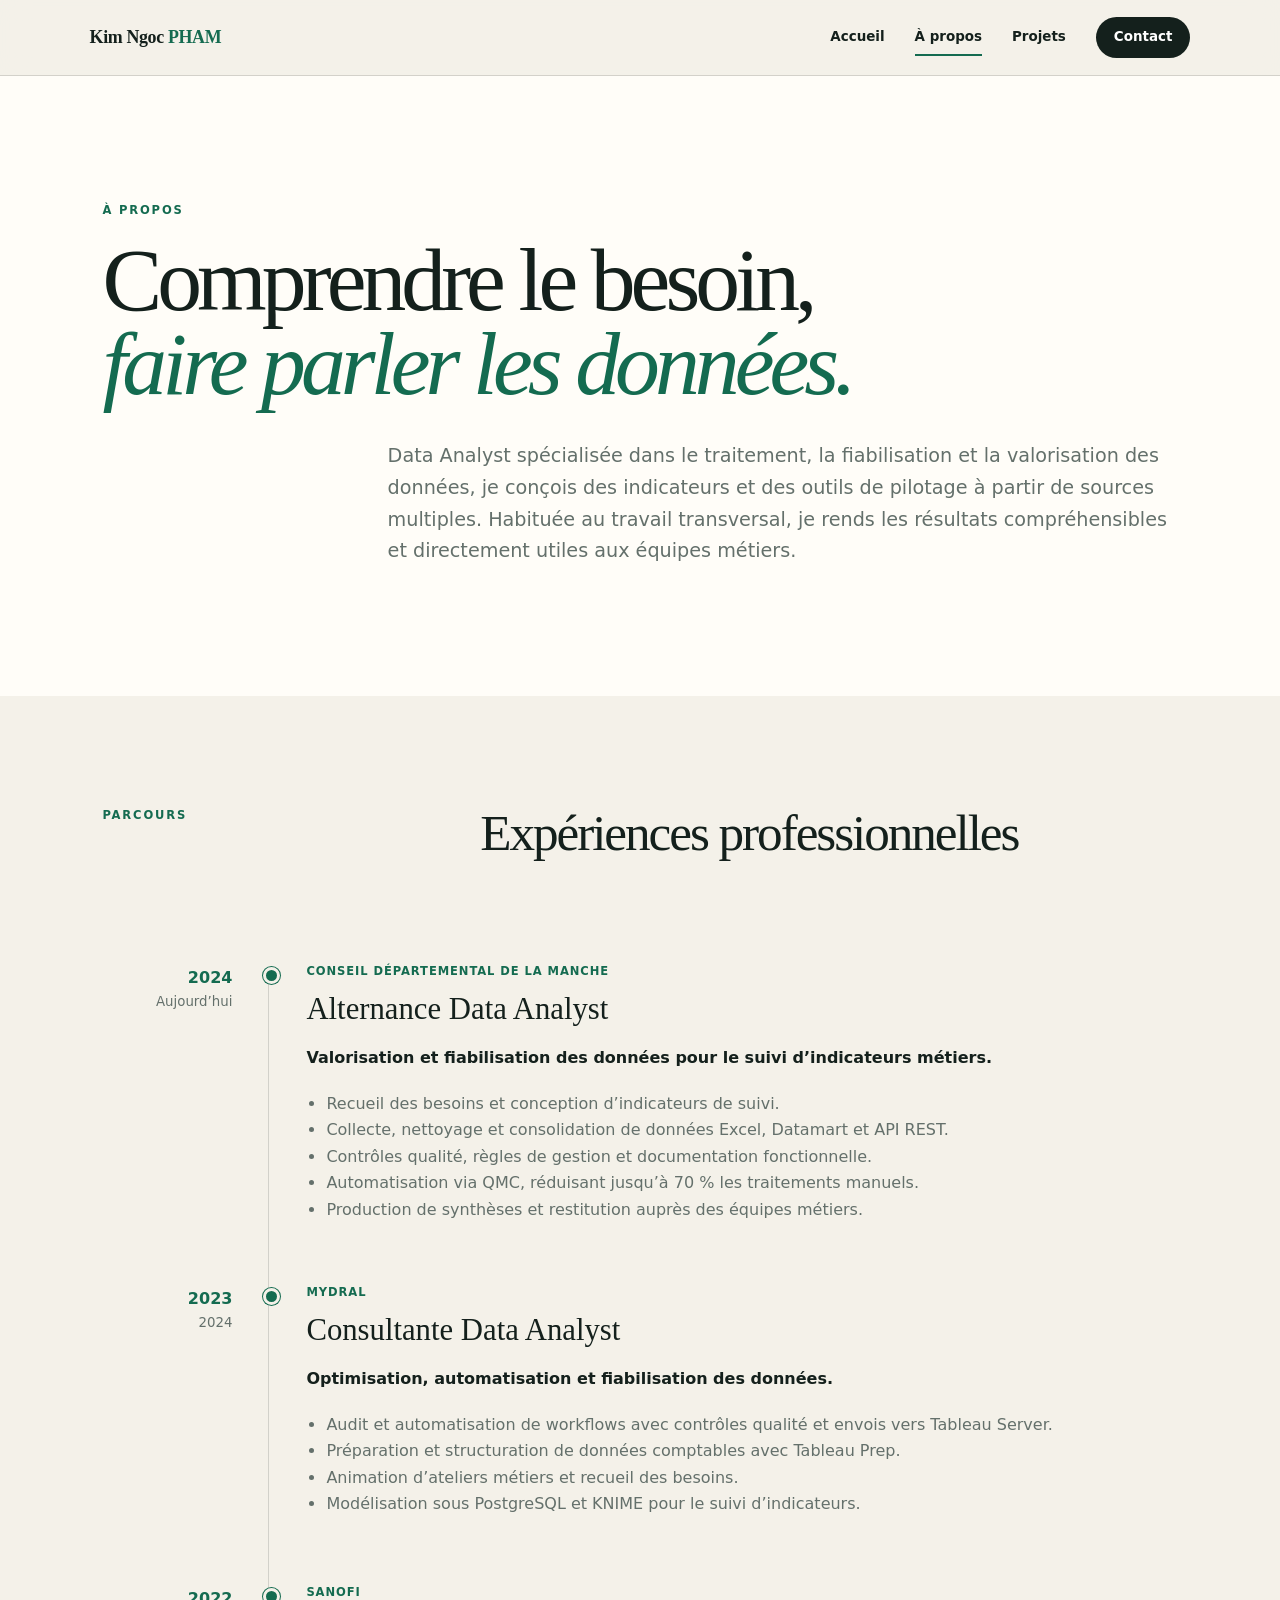
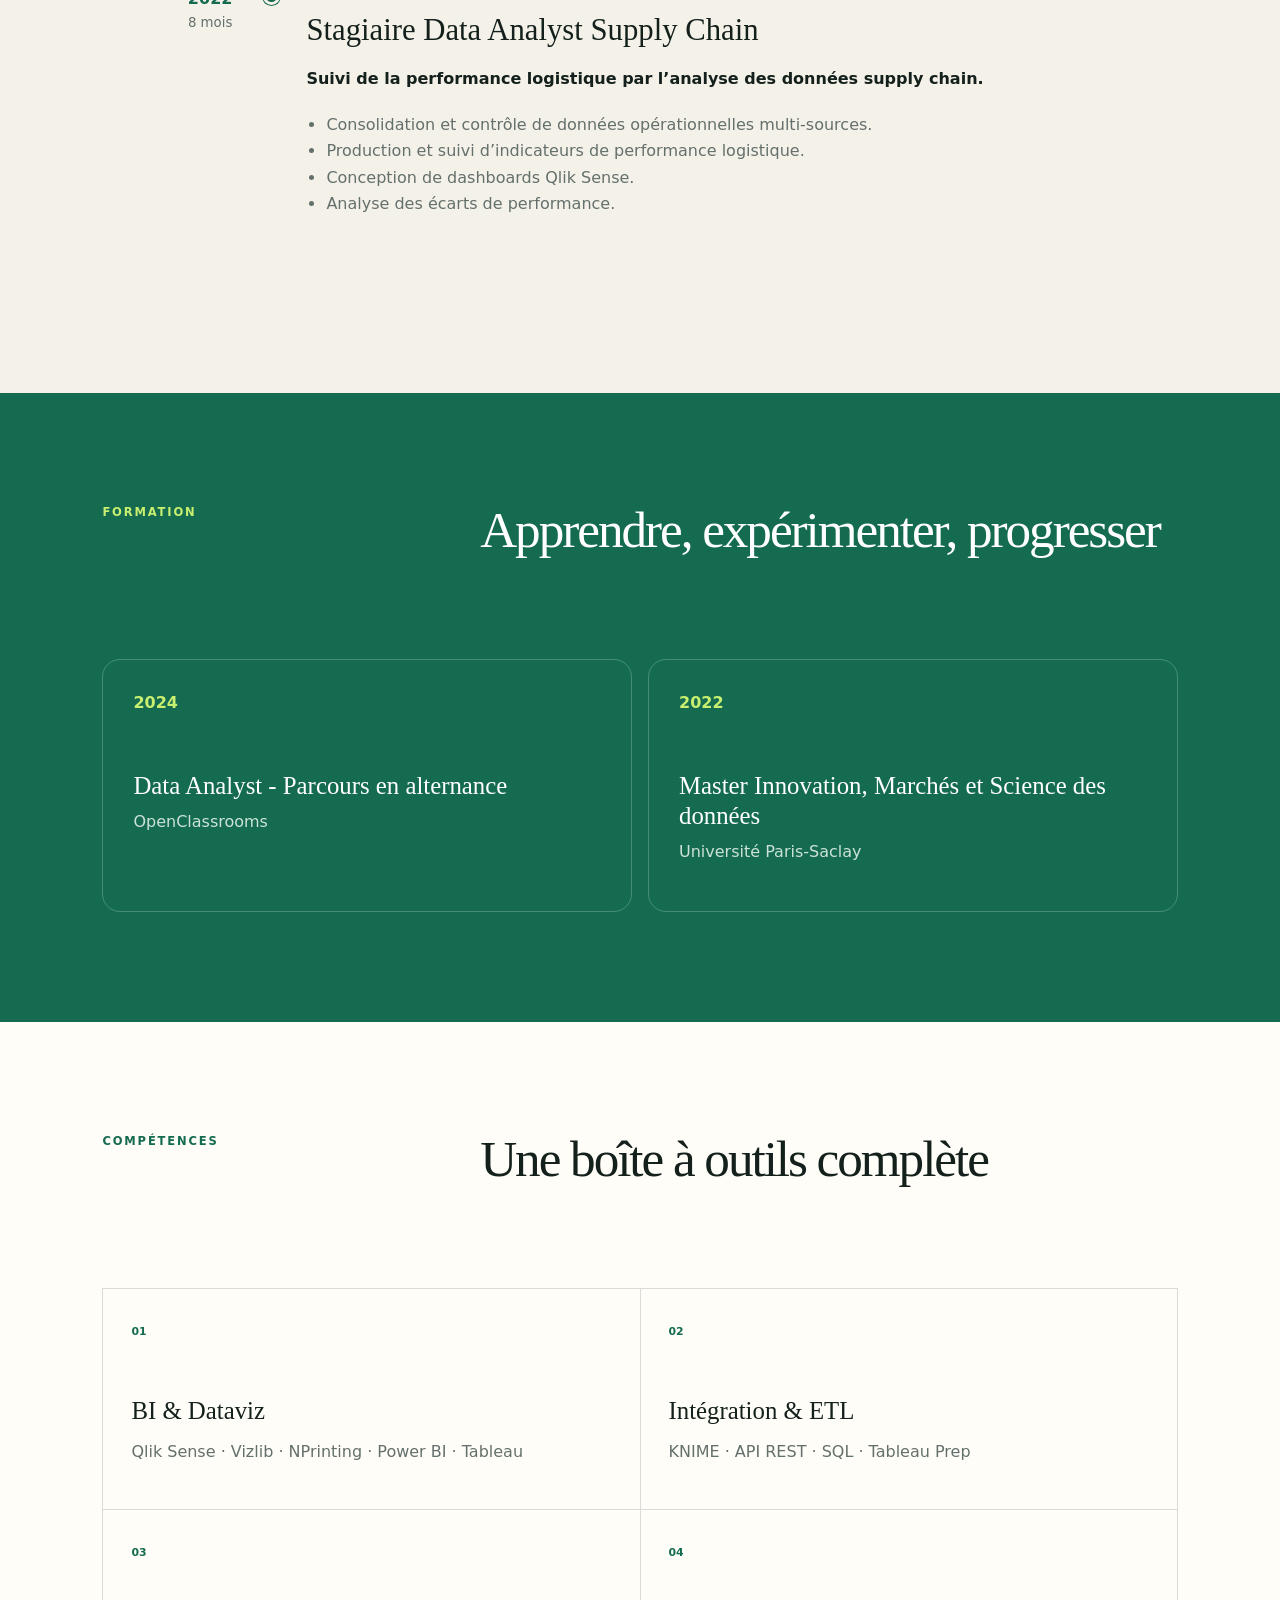
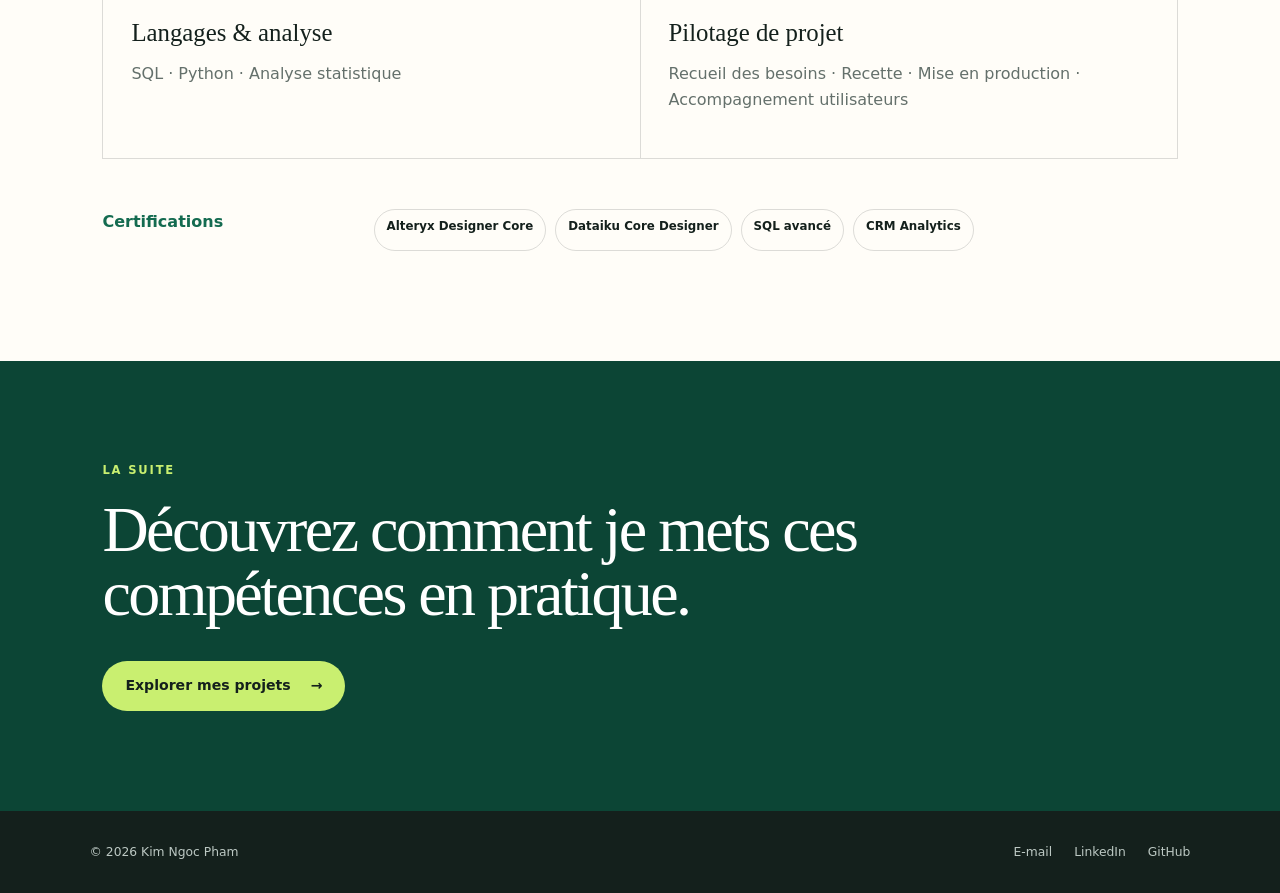
<file: portfolio-phase-1/a-propos.html>
<!doctype html>
<html lang="fr">
<head>
  <meta charset="utf-8">
  <meta name="viewport" content="width=device-width, initial-scale=1">
  <meta name="description" content="Parcours, expériences et compétences de Kim Ngoc Pham, Data Analyst.">
  <title>À propos | Kim Ngoc Pham</title>
  <link rel="stylesheet" href="assets/style.css">
</head>
<body>
  <header class="site-header">
    <a class="brand" href="index.html" aria-label="Accueil">Kim Ngoc <span>PHAM</span></a>
    <button class="menu-button" type="button" aria-expanded="false" aria-controls="main-nav">Menu</button>
    <nav id="main-nav" aria-label="Navigation principale">
      <a href="index.html">Accueil</a>
      <a class="active" href="a-propos.html">À propos</a>
      <a href="projets.html">Projets</a>
      <a class="contact-link" href="mailto:kn.pham27@gmail.com">Contact</a>
    </nav>
  </header>

  <main>
    <section class="page-hero reveal">
      <p class="eyebrow">À propos</p>
      <h1>Comprendre le besoin,<br><span>faire parler les données.</span></h1>
      <p>Data Analyst spécialisée dans le traitement, la fiabilisation et la valorisation des données, je conçois des indicateurs et des outils de pilotage à partir de sources multiples. Habituée au travail transversal, je rends les résultats compréhensibles et directement utiles aux équipes métiers.</p>
    </section>

    <section class="timeline-section">
      <div class="section-intro">
        <p class="eyebrow">Parcours</p>
        <h2>Expériences professionnelles</h2>
      </div>
      <div class="timeline">
        <article class="timeline-item reveal">
          <div class="timeline-date"><span>2024</span><small>Aujourd’hui</small></div>
          <div class="timeline-dot"></div>
          <div class="timeline-content">
            <p class="organisation">Conseil départemental de la Manche</p>
            <h3>Alternance Data Analyst</h3>
            <p class="lead">Valorisation et fiabilisation des données pour le suivi d’indicateurs métiers.</p>
            <ul>
              <li>Recueil des besoins et conception d’indicateurs de suivi.</li>
              <li>Collecte, nettoyage et consolidation de données Excel, Datamart et API REST.</li>
              <li>Contrôles qualité, règles de gestion et documentation fonctionnelle.</li>
              <li>Automatisation via QMC, réduisant jusqu’à 70 % les traitements manuels.</li>
              <li>Production de synthèses et restitution auprès des équipes métiers.</li>
            </ul>
          </div>
        </article>

        <article class="timeline-item reveal">
          <div class="timeline-date"><span>2023</span><small>2024</small></div>
          <div class="timeline-dot"></div>
          <div class="timeline-content">
            <p class="organisation">Mydral</p>
            <h3>Consultante Data Analyst</h3>
            <p class="lead">Optimisation, automatisation et fiabilisation des données.</p>
            <ul>
              <li>Audit et automatisation de workflows avec contrôles qualité et envois vers Tableau Server.</li>
              <li>Préparation et structuration de données comptables avec Tableau Prep.</li>
              <li>Animation d’ateliers métiers et recueil des besoins.</li>
              <li>Modélisation sous PostgreSQL et KNIME pour le suivi d’indicateurs.</li>
            </ul>
          </div>
        </article>

        <article class="timeline-item reveal">
          <div class="timeline-date"><span>2022</span><small>8 mois</small></div>
          <div class="timeline-dot"></div>
          <div class="timeline-content">
            <p class="organisation">Sanofi</p>
            <h3>Stagiaire Data Analyst Supply Chain</h3>
            <p class="lead">Suivi de la performance logistique par l’analyse des données supply chain.</p>
            <ul>
              <li>Consolidation et contrôle de données opérationnelles multi-sources.</li>
              <li>Production et suivi d’indicateurs de performance logistique.</li>
              <li>Conception de dashboards Qlik Sense.</li>
              <li>Analyse des écarts de performance.</li>
            </ul>
          </div>
        </article>
      </div>
    </section>

    <section class="education-section">
      <div class="section-intro">
        <p class="eyebrow">Formation</p>
        <h2>Apprendre, expérimenter, progresser</h2>
      </div>
      <div class="education-grid">
        <article><span>2024</span><h3>Data Analyst - Parcours en alternance</h3><p>OpenClassrooms</p></article>
        <article><span>2022</span><h3>Master Innovation, Marchés et Science des données</h3><p>Université Paris-Saclay</p></article>
      </div>
    </section>

    <section class="skills-section">
      <div class="section-intro">
        <p class="eyebrow">Compétences</p>
        <h2>Une boîte à outils complète</h2>
      </div>
      <div class="skills-grid">
        <article><span>01</span><h3>BI & Dataviz</h3><p>Qlik Sense · Vizlib · NPrinting · Power BI · Tableau</p></article>
        <article><span>02</span><h3>Intégration & ETL</h3><p>KNIME · API REST · SQL · Tableau Prep</p></article>
        <article><span>03</span><h3>Langages & analyse</h3><p>SQL · Python · Analyse statistique</p></article>
        <article><span>04</span><h3>Pilotage de projet</h3><p>Recueil des besoins · Recette · Mise en production · Accompagnement utilisateurs</p></article>
      </div>
      <div class="certifications">
        <p>Certifications</p>
        <div><span>Alteryx Designer Core</span><span>Dataiku Core Designer</span><span>SQL avancé</span><span>CRM Analytics</span></div>
      </div>
    </section>

    <section class="cta-section">
      <p class="eyebrow">La suite</p>
      <h2>Découvrez comment je mets ces compétences en pratique.</h2>
      <a class="button light" href="projets.html">Explorer mes projets <span>→</span></a>
    </section>
  </main>

  <footer>
    <p>© <span data-year></span> Kim Ngoc Pham</p>
    <div><a href="mailto:kn.pham27@gmail.com">E-mail</a><a href="https://www.linkedin.com/in/kim-ngoc-pham/" target="_blank" rel="noreferrer">LinkedIn</a><a href="https://github.com/Kim-ngoc2710" target="_blank" rel="noreferrer">GitHub</a></div>
  </footer>
  <script src="assets/script.js"></script>
</body>
</html>
</file>
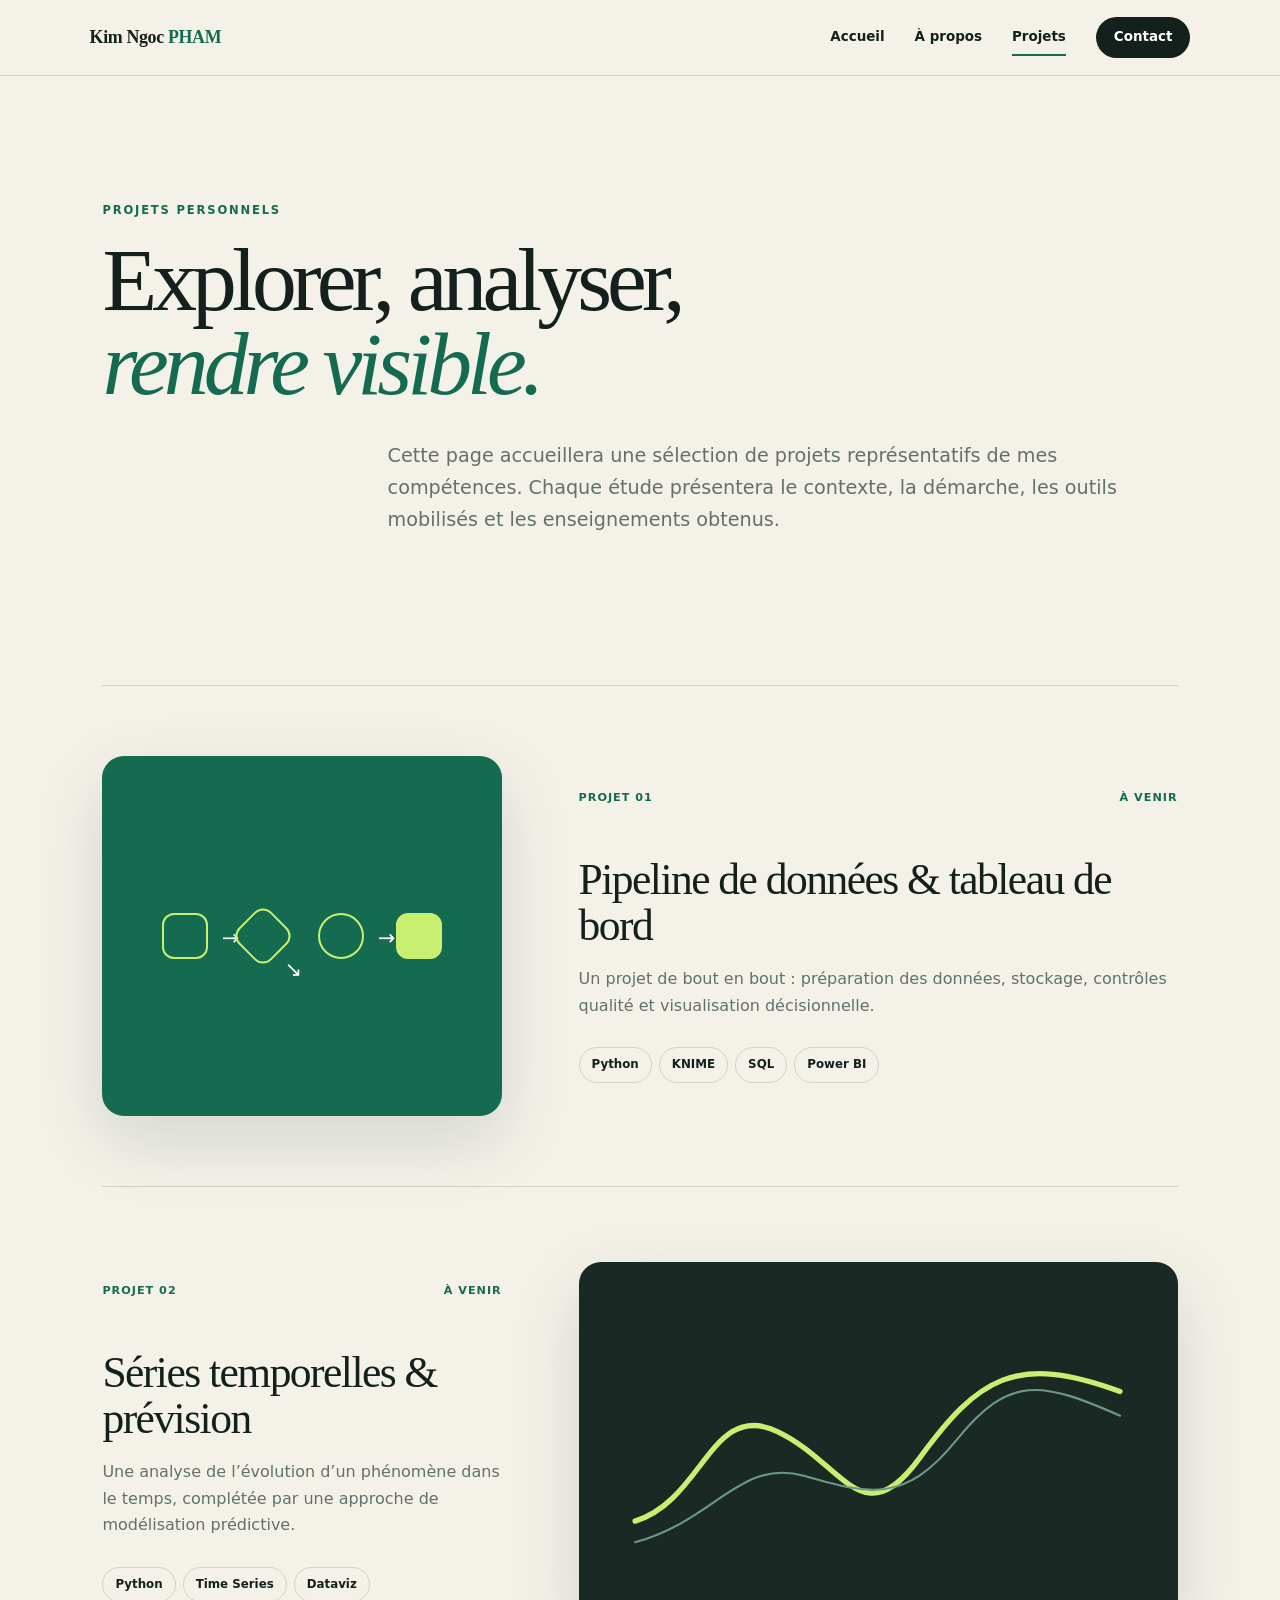
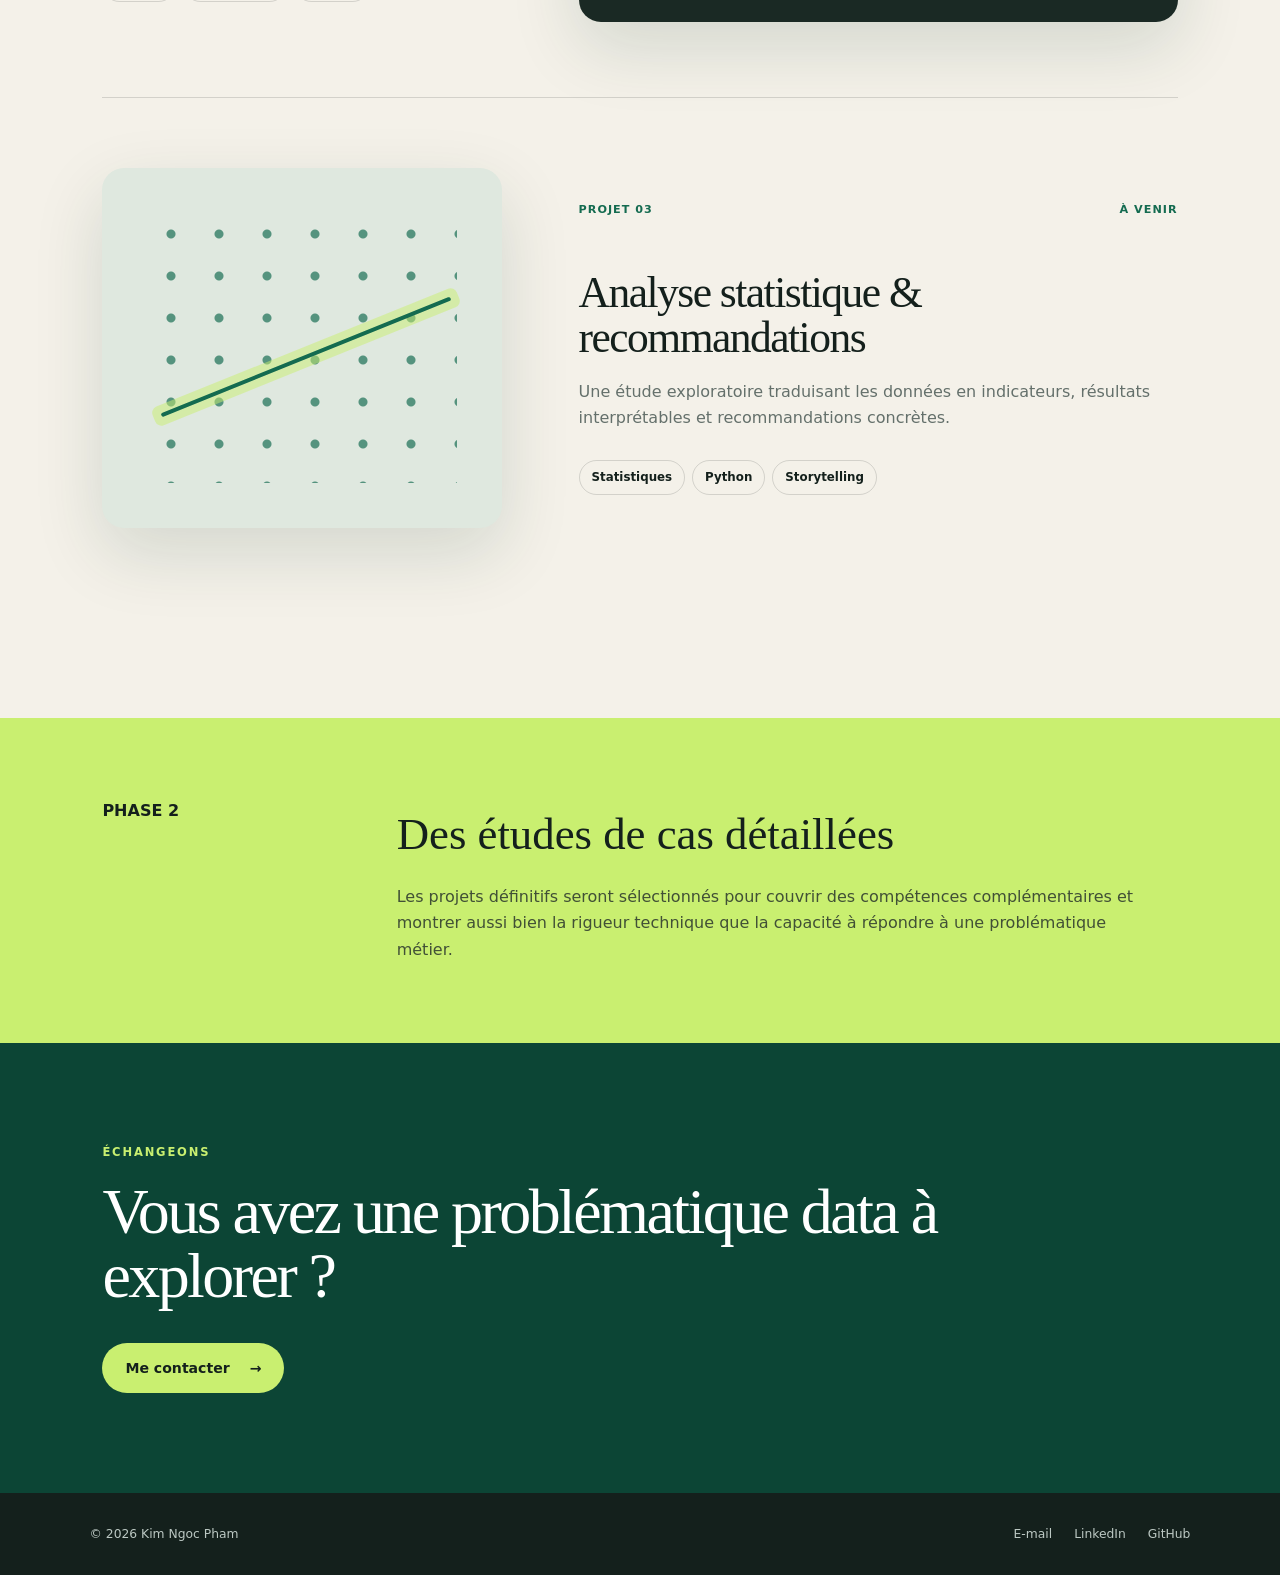
<file: portfolio-phase-1/projets.html>
<!doctype html>
<html lang="fr">
<head>
  <meta charset="utf-8">
  <meta name="viewport" content="width=device-width, initial-scale=1">
  <meta name="description" content="Projets data personnels de Kim Ngoc Pham.">
  <title>Projets | Kim Ngoc Pham</title>
  <link rel="stylesheet" href="assets/style.css">
</head>
<body>
  <header class="site-header">
    <a class="brand" href="index.html" aria-label="Accueil">Kim Ngoc <span>PHAM</span></a>
    <button class="menu-button" type="button" aria-expanded="false" aria-controls="main-nav">Menu</button>
    <nav id="main-nav" aria-label="Navigation principale">
      <a href="index.html">Accueil</a>
      <a href="a-propos.html">À propos</a>
      <a class="active" href="projets.html">Projets</a>
      <a class="contact-link" href="mailto:kn.pham27@gmail.com">Contact</a>
    </nav>
  </header>

  <main>
    <section class="page-hero project-hero reveal">
      <p class="eyebrow">Projets personnels</p>
      <h1>Explorer, analyser,<br><span>rendre visible.</span></h1>
      <p>Cette page accueillera une sélection de projets représentatifs de mes compétences. Chaque étude présentera le contexte, la démarche, les outils mobilisés et les enseignements obtenus.</p>
    </section>

    <section class="project-gallery">
      <article class="project-placeholder reveal">
        <div class="project-visual visual-pipeline" aria-hidden="true"><i></i><i></i><i></i><i></i></div>
        <div class="project-body">
          <div class="project-top"><span>Projet 01</span><span>À venir</span></div>
          <h2>Pipeline de données & tableau de bord</h2>
          <p>Un projet de bout en bout : préparation des données, stockage, contrôles qualité et visualisation décisionnelle.</p>
          <div class="project-tags"><span>Python</span><span>KNIME</span><span>SQL</span><span>Power BI</span></div>
        </div>
      </article>

      <article class="project-placeholder reveal">
        <div class="project-visual visual-series" aria-hidden="true"><svg viewBox="0 0 500 260" role="presentation"><path d="M20 205 C85 185 92 90 155 120 S235 220 290 145 S380 45 480 82"/><path class="soft" d="M20 225 C95 205 120 145 180 162 S275 190 325 128 S405 72 480 105"/></svg></div>
        <div class="project-body">
          <div class="project-top"><span>Projet 02</span><span>À venir</span></div>
          <h2>Séries temporelles & prévision</h2>
          <p>Une analyse de l’évolution d’un phénomène dans le temps, complétée par une approche de modélisation prédictive.</p>
          <div class="project-tags"><span>Python</span><span>Time Series</span><span>Dataviz</span></div>
        </div>
      </article>

      <article class="project-placeholder reveal">
        <div class="project-visual visual-stats" aria-hidden="true"><div class="dots"></div><div class="trend"></div></div>
        <div class="project-body">
          <div class="project-top"><span>Projet 03</span><span>À venir</span></div>
          <h2>Analyse statistique & recommandations</h2>
          <p>Une étude exploratoire traduisant les données en indicateurs, résultats interprétables et recommandations concrètes.</p>
          <div class="project-tags"><span>Statistiques</span><span>Python</span><span>Storytelling</span></div>
        </div>
      </article>
    </section>

    <section class="phase-note">
      <span>Phase 2</span>
      <div><h2>Des études de cas détaillées</h2><p>Les projets définitifs seront sélectionnés pour couvrir des compétences complémentaires et montrer aussi bien la rigueur technique que la capacité à répondre à une problématique métier.</p></div>
    </section>

    <section class="cta-section">
      <p class="eyebrow">Échangeons</p>
      <h2>Vous avez une problématique data à explorer&nbsp;?</h2>
      <a class="button light" href="mailto:kn.pham27@gmail.com">Me contacter <span>→</span></a>
    </section>
  </main>

  <footer>
    <p>© <span data-year></span> Kim Ngoc Pham</p>
    <div><a href="mailto:kn.pham27@gmail.com">E-mail</a><a href="https://www.linkedin.com/in/kim-ngoc-pham/" target="_blank" rel="noreferrer">LinkedIn</a><a href="https://github.com/Kim-ngoc2710" target="_blank" rel="noreferrer">GitHub</a></div>
  </footer>
  <script src="assets/script.js"></script>
</body>
</html>
</file>
<file: assets/style.css>
:root {
  --ink: #14201c;
  --muted: #64706b;
  --paper: #f4f1e9;
  --white: #fffdf8;
  --green: #146b50;
  --green-dark: #0c4535;
  --lime: #c9ef70;
  --sand: #d4c3a2;
  --line: rgba(20,32,28,.15);
  --shadow: 0 25px 70px rgba(15,55,42,.14);
}

* { box-sizing: border-box; }
html { scroll-behavior: smooth; }
body { margin: 0; background: var(--paper); color: var(--ink); font-family: Inter, ui-sans-serif, system-ui, -apple-system, BlinkMacSystemFont, "Segoe UI", sans-serif; line-height: 1.65; }
a { color: inherit; }
.site-header { position: sticky; top: 0; z-index: 50; min-height: 76px; display: flex; align-items: center; justify-content: space-between; padding: 0 clamp(24px,7vw,110px); background: rgba(244,241,233,.92); border-bottom: 1px solid var(--line); backdrop-filter: blur(14px); }
.brand { font-family: Georgia, serif; font-size: 1.12rem; font-weight: 700; text-decoration: none; letter-spacing: -.02em; }.brand span { color: inherit; }
nav { display: flex; align-items: center; gap: 30px; } nav a { position: relative; font-size: .84rem; font-weight: 750; text-decoration: none; }
nav a:not(.contact-link)::after { content: ""; position: absolute; left: 0; right: 100%; bottom: -7px; height: 2px; background: var(--green); transition: right .2s ease; } nav a:hover::after, nav a.active::after { right: 0; }
.contact-link { padding: 9px 18px; border-radius: 999px; background: var(--ink); color: white; }
.menu-button { display: none; padding: 8px 14px; border: 1px solid var(--line); border-radius: 999px; background: transparent; color: var(--ink); font: inherit; font-size: .82rem; font-weight: 800; }
.eyebrow { margin: 0 0 20px; color: var(--green); font-size: clamp(.88rem,1.05vw,1rem); font-weight: 800; line-height: 1.4; letter-spacing: .1em; text-transform: uppercase; }
h1,h2,h3,p { margin-top: 0; }
.button { min-height: 50px; display: inline-flex; align-items: center; justify-content: center; gap: 20px; padding: 0 22px; border: 1px solid transparent; border-radius: 999px; font-size: .88rem; font-weight: 800; text-decoration: none; transition: transform .2s ease, box-shadow .2s ease; }.button:hover { transform: translateY(-2px); box-shadow: 0 10px 25px rgba(20,32,28,.12); }
.primary { background: var(--green); color: white; }.secondary { border-color: var(--line); }.light { background: var(--lime); color: var(--ink); }
.reveal { opacity: 0; transform: translateY(18px); transition: opacity .65s ease, transform .65s ease; }.reveal.visible { opacity: 1; transform: none; }

.home-hero { min-height: calc(100vh - 76px); display: grid; grid-template-columns: 1.1fr .9fr; align-items: center; gap: 8vw; padding: 75px clamp(24px,8vw,130px); overflow: hidden; }
.hero-copy h1 { max-width: 850px; margin-bottom: 28px; font-family: Inter, ui-sans-serif, system-ui, -apple-system, BlinkMacSystemFont, "Segoe UI", sans-serif; font-size: clamp(2.75rem,4.8vw,5.2rem); font-weight: 780; line-height: 1.02; letter-spacing: -.052em; }.hero-copy h1 span { display: block; margin-top: .08em; color: var(--green); font-weight: 620; font-style: normal; }
.intro { max-width: 760px; margin-bottom: 34px; color: var(--muted); font-size: clamp(1rem,1.35vw,1.16rem); line-height: 1.8; }.hero-actions { display: flex; flex-wrap: wrap; gap: 12px; }
.hero-art { position: relative; min-height: 540px; }.portrait-frame { position: absolute; inset: 8% 3% 5% 10%; overflow: hidden; display: grid; place-items: center; border-radius: 48% 48% 20px 20px; background: var(--green); box-shadow: var(--shadow); }
.portrait-frame::before { content: ""; position: absolute; width: 360px; height: 360px; border: 1px solid rgba(255,255,255,.27); border-radius: 50%; }.portrait-frame::after { content: ""; position: absolute; width: 480px; height: 480px; border: 1px solid rgba(255,255,255,.14); border-radius: 50%; }
.monogram { z-index: 2; color: var(--white); font-family: Georgia, serif; font-size: clamp(4rem,8vw,8rem); letter-spacing: -.08em; }
.data-line { position: absolute; z-index: 1; width: 85%; height: 2px; background: var(--lime); transform-origin: left; }.line-one { top: 62%; left: 8%; transform: rotate(-13deg); }.line-two { top: 70%; left: 12%; width: 60%; transform: rotate(7deg); opacity: .55; }.line-three { top: 40%; right: -20%; width: 70%; transform: rotate(-48deg); opacity: .35; }
.floating-card { position: absolute; z-index: 3; padding: 18px 22px; border-radius: 16px; background: rgba(255,253,248,.94); box-shadow: var(--shadow); backdrop-filter: blur(10px); }.floating-card small { display: block; margin-bottom: 4px; color: var(--green); font-size: .62rem; font-weight: 900; letter-spacing: .12em; }.floating-card strong { font-size: .86rem; }.card-tools { left: 0; bottom: 7%; }.card-focus { right: -5%; top: 16%; }
.home-strip { display: grid; grid-template-columns: repeat(4,1fr); padding: 0 clamp(24px,8vw,130px); background: var(--ink); color: white; }.home-strip div { min-height: 120px; display: flex; flex-direction: column; justify-content: center; padding: 22px; border-right: 1px solid rgba(255,255,255,.13); }.home-strip div:first-child { border-left: 1px solid rgba(255,255,255,.13); }.home-strip span { color: var(--lime); font-size: .66rem; font-weight: 900; }.home-strip strong { margin-top: 9px; font-family: Georgia,serif; font-size: 1.05rem; font-weight: 500; }
.home-next { padding: 70px clamp(24px,8vw,130px); }
.home-next h2 { max-width: 850px; margin-bottom: 42px; font-family: Inter,ui-sans-serif,system-ui,-apple-system,BlinkMacSystemFont,"Segoe UI",sans-serif; font-size: clamp(2.75rem,4.8vw,5.2rem); font-weight: 780; line-height: 1.02; letter-spacing: -.052em; }
.home-next h2 span { display: block; margin-top: .08em; color: var(--green); font-weight: 620; font-style: normal; }
.next-grid { display: grid; grid-template-columns: 1fr 1fr; gap: 16px; }
.next-grid a { position: relative; min-height: 155px; display: block; padding: 27px 65px 24px 28px; border: 1px solid var(--line); border-radius: 20px; background: var(--white); text-decoration: none; transition: transform .2s ease, box-shadow .2s ease; }
.next-grid a:hover { transform: translateY(-4px); box-shadow: var(--shadow); }
.next-grid span { display: block; color: var(--green); font-size: .7rem; font-weight: 900; line-height: 1.35rem; text-transform: uppercase; }
.next-grid strong { display: block; max-width: 480px; margin-top: 12px; font-family: Georgia,serif; font-size: 1.5rem; font-weight: 500; line-height: 1.15; }
.next-grid i { position: absolute; top: 24px; right: 27px; font-size: 1.35rem; line-height: 1.35rem; font-style: normal; }

.page-hero { padding: 90px clamp(24px,8vw,130px); background: var(--white); }.page-hero h1 { max-width: 850px; margin-bottom: 28px; font-family: Inter,ui-sans-serif,system-ui,-apple-system,BlinkMacSystemFont,"Segoe UI",sans-serif; font-size: clamp(2.75rem,4.8vw,5.2rem); font-weight: 780; line-height: 1.02; letter-spacing: -.052em; }.page-hero h1 span { display: block; margin-top: .08em; color: var(--green); font-weight: 620; font-style: normal; }.page-hero > p:last-child { max-width: 760px; margin: 0; color: var(--muted); font-size: clamp(1rem,1.35vw,1.16rem); line-height: 1.8; }
.timeline-section,.education-section,.skills-section { padding: 110px clamp(24px,8vw,130px); }.section-intro { display: grid; grid-template-columns: .45fr 1fr; gap: 5vw; margin-bottom: 60px; }.section-intro h2 { max-width: 730px; font-family: Georgia,serif; font-size: clamp(2.5rem,4vw,4.5rem); font-weight: 500; line-height: 1.04; letter-spacing: -.04em; }
.timeline { max-width: 1100px; margin-left: auto; }.timeline-item { display: grid; grid-template-columns: 130px 22px 1fr; gap: 26px; min-height: 300px; }.timeline-date { display: flex; flex-direction: column; align-items: flex-end; padding-top: 3px; }.timeline-date span { color: var(--green); font-size: .86rem; font-weight: 900; line-height: 1.45; text-align: right; }.timeline-date small { color: var(--muted); }.timeline-dot { position: relative; }.timeline-dot::before { content: ""; position: absolute; top: 9px; bottom: -9px; left: 50%; width: 1px; background: var(--line); transform: translateX(-50%); }.timeline-dot::after { content: ""; position: absolute; top: 5px; left: 50%; width: 11px; height: 11px; border: 3px solid var(--paper); border-radius: 50%; background: var(--green); box-shadow: 0 0 0 1px var(--green); transform: translateX(-50%); }.timeline-item:last-child .timeline-dot::before { display: none; }
.timeline-content { padding: 0 0 60px; }.organisation { margin-bottom: 3px; color: var(--green); font-size: .72rem; font-weight: 900; letter-spacing: .08em; text-transform: uppercase; }.timeline-content h3 { margin-bottom: 10px; font-family: Georgia,serif; font-size: clamp(1.65rem,2.4vw,2.45rem); font-weight: 500; }.timeline-content .lead { color: var(--ink); font-weight: 750; }.timeline-content ul { margin: 20px 0 0; padding-left: 20px; color: var(--muted); }.experience-tags { display: flex; flex-wrap: wrap; gap: 7px; margin-top: 22px; }.experience-tags span { padding: 6px 10px; border: 1px solid var(--line); border-radius: 999px; color: var(--ink); font-size: .7rem; font-weight: 750; }
.education-section { background: var(--green-dark); color: white; }.education-section .eyebrow,.education-section .organisation { color: var(--lime); }.education-section .timeline-date span { color: var(--lime); }.education-section .timeline-date small,.education-section .timeline-content ul { color: #c8d8d2; }.education-section .timeline-dot::before { background: rgba(255,255,255,.25); }.education-section .timeline-dot::after { border-color: var(--green-dark); background: var(--lime); box-shadow: 0 0 0 1px var(--lime); }.education-section .timeline-content .lead { color: white; }.education-timeline .timeline-item { min-height: 350px; }
.skills-section { background: var(--white); }.skills-grid { display: grid; grid-template-columns: 1fr 1fr; gap: 14px; }.skills-grid article { min-height: 290px; display: flex; flex-direction: column; padding: 30px; border: 1px solid var(--line); border-radius: 18px; background: #faf8f2; }.skills-grid span { color: var(--green); font-size: .68rem; font-weight: 900; letter-spacing: .08em; }.skills-grid h3 { margin: 48px 0 12px; font-family: Georgia,serif; font-size: 1.55rem; font-weight: 500; line-height: 1.15; }.skills-grid p { margin: 0; color: var(--muted); }.skills-grid small { margin-top: auto; padding-top: 22px; border-top: 1px solid var(--line); color: var(--ink); font-size: .74rem; font-weight: 750; }.certifications { display: grid; grid-template-columns: .3fr 1fr; gap: 30px; margin-top: 50px; }.certifications > p { color: var(--green); font-weight: 900; }.certifications div { display: flex; flex-wrap: wrap; gap: 9px; }.certifications span,.project-tags span { padding: 7px 12px; border: 1px solid var(--line); border-radius: 999px; font-size: .74rem; font-weight: 750; }
.cta-section { padding: 100px clamp(24px,8vw,130px); background: var(--green-dark); color: white; }.cta-section .eyebrow { color: var(--lime); }.cta-section h2 { max-width: 980px; margin-bottom: 35px; font-family: Georgia,serif; font-size: clamp(2.5rem,5vw,5.3rem); font-weight: 500; line-height: 1; letter-spacing: -.04em; }

.project-hero { background: var(--paper); }.project-gallery { padding: 20px clamp(24px,8vw,130px) 120px; }.project-placeholder { display: grid; grid-template-columns: minmax(330px,.8fr) 1.2fr; gap: clamp(30px,6vw,90px); align-items: center; padding: 70px 0; border-top: 1px solid var(--line); }.project-placeholder:nth-child(even) .project-visual { order: 2; }.project-visual { position: relative; min-height: 360px; overflow: hidden; border-radius: 22px; background: var(--ink); box-shadow: var(--shadow); }.project-body { padding: 25px 0; }.project-top { display: flex; justify-content: space-between; margin-bottom: 50px; color: var(--green); font-size: .7rem; font-weight: 900; letter-spacing: .09em; text-transform: uppercase; }.project-body h2 { margin-bottom: 18px; font-family: Georgia,serif; font-size: clamp(2rem,3.4vw,3.8rem); font-weight: 500; line-height: 1.05; letter-spacing: -.035em; }.project-body > p { max-width: 650px; color: var(--muted); }.project-tags { display: flex; flex-wrap: wrap; gap: 7px; margin-top: 28px; }
.visual-pipeline { display: flex; align-items: center; justify-content: center; gap: 32px; background: var(--green); }.visual-pipeline i { position: relative; width: 46px; height: 46px; border: 2px solid var(--lime); border-radius: 12px; }.visual-pipeline i:not(:last-child)::after { content: "→"; position: absolute; left: 58px; top: 6px; color: white; font-size: 1.3rem; font-style: normal; }.visual-pipeline i:nth-child(2) { transform: rotate(45deg); }.visual-pipeline i:nth-child(3) { border-radius: 50%; }.visual-pipeline i:nth-child(4) { background: var(--lime); }
.visual-series { display: grid; place-items: center; background: #1a2924; }.visual-series svg { width: 88%; }.visual-series path { fill: none; stroke: var(--lime); stroke-width: 5; stroke-linecap: round; }.visual-series path.soft { stroke: #6d9686; stroke-width: 2; }
.visual-stats { background: #dfe8df; }.dots { position: absolute; inset: 45px; background-image: radial-gradient(circle,var(--green) 0 4px,transparent 5px); background-size: 48px 42px; opacity: .68; }.trend { position: absolute; left: 12%; right: 10%; top: 52%; height: 4px; border-radius: 99px; background: var(--green); transform: rotate(-22deg); box-shadow: 0 0 0 8px rgba(201,239,112,.5); }
.visual-markets { background: var(--green-dark); }.market-axis { position: absolute; inset: 13%; border-left: 1px solid rgba(255,255,255,.25); border-bottom: 1px solid rgba(255,255,255,.25); background: linear-gradient(90deg,transparent 49.8%,rgba(255,255,255,.09) 50%,transparent 50.2%),linear-gradient(transparent 49.8%,rgba(255,255,255,.09) 50%,transparent 50.2%); }.visual-markets i { position: absolute; left: var(--x); bottom: var(--y); width: 16px; height: 16px; border-radius: 50%; background: var(--lime); box-shadow: 0 0 0 7px rgba(201,239,112,.12); }.visual-markets i:nth-of-type(2),.visual-markets i:nth-of-type(5) { background: #45a884; }.visual-markets i:nth-of-type(3),.visual-markets i:nth-of-type(6) { background: #8fa49b; }.visual-markets b { position: absolute; left: 9%; top: 8%; color: white; font-family: Georgia,serif; font-size: 2.4rem; font-weight: 500; }.visual-markets strong { position: absolute; right: 9%; bottom: 8%; color: var(--lime); font-size: .75rem; letter-spacing: .1em; text-transform: uppercase; }
.phase-note { display: grid; grid-template-columns: .3fr 1fr; gap: 60px; padding: 80px clamp(24px,8vw,130px); background: var(--lime); }.phase-note > span { font-weight: 900; text-transform: uppercase; }.phase-note h2 { margin-bottom: 12px; font-family: Georgia,serif; font-size: clamp(2rem,3.5vw,3.8rem); font-weight: 500; }.phase-note p { max-width: 760px; margin: 0; color: #415036; }
.project-link { display: inline-flex; align-items: center; gap: 18px; margin-top: 28px; color: var(--green); font-size: .82rem; font-weight: 850; text-decoration: none; }.project-link:hover { text-decoration: underline; }

/* BottleNeck case study */
.case-study { overflow: hidden; }.case-hero { padding: 78px clamp(24px,8vw,130px) 62px; background: var(--green-dark); color: white; }.back-link { display: inline-block; margin-bottom: 50px; color: #dce7e2; font-size: .95rem; font-weight: 800; text-decoration: none; }.back-link:hover { color: white; text-decoration: underline; }.case-hero .eyebrow { color: var(--lime); }.case-hero h1 { margin-bottom: 18px; font-family: Georgia,serif; font-size: clamp(3.4rem,5.6vw,6rem); font-weight: 500; line-height: .92; letter-spacing: -.045em; }.case-lead { max-width: 790px; color: #dce7e2; font-size: clamp(1rem,1.3vw,1.2rem); line-height: 1.65; }.case-tags { display: flex; flex-wrap: wrap; gap: 8px; margin: 26px 0 52px; }.case-tags span { padding: 7px 12px; border: 1px solid rgba(255,255,255,.28); border-radius: 999px; font-size: .72rem; font-weight: 750; }.source-flow { display: grid; grid-template-columns: repeat(4,1fr); gap: 0; align-items: stretch; padding-top: 26px; border-top: 1px solid rgba(255,255,255,.2); }.source-flow div { min-height: 70px; padding: 0 24px; border-left: 1px solid rgba(255,255,255,.16); }.source-flow div:first-child { padding-left: 0; border-left: 0; }.source-flow small { display: block; margin-bottom: 7px; color: var(--lime); font-size: .66rem; font-weight: 900; letter-spacing: .1em; }.source-flow strong { font-family: Georgia,serif; font-size: 1.02rem; font-weight: 500; }
.case-kpis { display: grid; grid-template-columns: repeat(4,1fr); padding: 0 clamp(24px,8vw,130px); background: var(--ink); color: white; }.case-kpis article { min-height: 145px; display: flex; flex-direction: column; justify-content: center; padding: 25px; border-right: 1px solid rgba(255,255,255,.14); }.case-kpis article:first-child { border-left: 1px solid rgba(255,255,255,.14); }.case-kpis small { color: #a9b9b2; font-size: .7rem; font-weight: 750; text-transform: uppercase; }.case-kpis strong { margin-top: 8px; color: var(--lime); font-family: Georgia,serif; font-size: clamp(1.8rem,3vw,3.1rem); font-weight: 500; line-height: 1; }
.case-section { padding: 88px clamp(24px,8vw,130px); }.case-intro { display: grid; grid-template-columns: 1fr 1fr; gap: 7vw; align-items: start; background: var(--white); }.case-section h2,.analysis-header h2,.chart-heading h2,.stock-section h2,.recommendations h2,.technical-results h2,.skills-summary h2 { font-family: Georgia,serif; font-size: clamp(2rem,3vw,3.35rem); font-weight: 500; line-height: 1.08; letter-spacing: -.035em; }.case-copy { max-width: 700px; color: var(--muted); font-size: 1rem; }
.data-model { display: grid; grid-template-columns: 1fr auto 1fr auto 1fr; gap: 22px; align-items: center; padding: 55px clamp(24px,8vw,130px); background: var(--paper); }.data-model article { min-height: 190px; padding: 28px; border: 1px solid var(--line); border-radius: 18px; background: var(--white); }.data-model small { color: var(--green); font-size: .65rem; font-weight: 900; letter-spacing: .1em; }.data-model h3 { margin: 38px 0 8px; font-family: Georgia,serif; font-size: 1.35rem; font-weight: 500; }.data-model p { margin: 0; color: var(--muted); font-size: .78rem; }.model-key { display: flex; flex-direction: column; align-items: center; gap: 5px; color: var(--green); font-size: .64rem; font-weight: 850; }.model-key b { font-size: 1.2rem; }
.quality-section { background: var(--white); }.quality-section > div:first-child { max-width: 760px; }.quality-grid { display: grid; grid-template-columns: 1fr 1fr; gap: 14px; margin-top: 42px; }.quality-grid article { min-height: 170px; padding: 28px; border: 1px solid var(--line); border-radius: 18px; background: #faf8f2; }.quality-grid h3 { margin: 0 0 12px; font-family: Georgia,serif; font-size: 1.5rem; font-weight: 500; }.quality-grid p { margin: 0; color: var(--muted); }
.contract-section { display: grid; grid-template-columns: .85fr 1.15fr; gap: 8vw; align-items: center; padding: 100px clamp(24px,8vw,130px); background: var(--green); color: white; }.contract-section .eyebrow { color: var(--lime); }.contract-copy h2 { font-family: Georgia,serif; font-size: clamp(2.4rem,4vw,4.3rem); font-weight: 500; line-height: 1.04; }.contract-copy > p:last-child { color: #d7e6df; }.contract-section pre { overflow-x: auto; margin: 0; padding: 34px; border: 1px solid rgba(255,255,255,.22); border-radius: 20px; background: #0a392c; color: #e8f4ef; font-size: clamp(.72rem,1vw,.9rem); line-height: 1.75; box-shadow: var(--shadow); }
.join-section { display: grid; grid-template-columns: .85fr 1.15fr; gap: 8vw; align-items: center; }.join-section > div:first-child > p:last-child { color: var(--muted); }.funnel { display: flex; flex-direction: column; align-items: center; gap: 8px; }.funnel div { width: var(--w); display: grid; grid-template-columns: 90px 1fr; align-items: center; padding: 17px 22px; border-radius: 10px; background: var(--green); color: white; }.funnel div:nth-child(2) { opacity: .9; }.funnel div:nth-child(3) { opacity: .8; }.funnel div:nth-child(4) { background: var(--lime); color: var(--ink); opacity: 1; }.funnel strong { font-family: Georgia,serif; font-size: 1.55rem; }.funnel span { font-size: .78rem; font-weight: 750; }
.analysis-header { padding: 110px clamp(24px,8vw,130px) 70px; background: var(--ink); color: white; }.analysis-header .eyebrow { color: var(--lime); }.analysis-header h2 { max-width: 970px; }.analysis-header > p:last-child { max-width: 760px; color: #b7c5c0; }
.analysis-block { display: grid; grid-template-columns: .9fr 1.1fr; gap: 6vw; align-items: center; padding: 82px clamp(24px,8vw,130px); background: var(--paper); }.analysis-copy h3 { margin: 0 0 14px; font-family: Georgia,serif; font-size: clamp(1.85rem,2.4vw,2.75rem); font-weight: 500; line-height: 1.08; }.analysis-copy p { color: var(--muted); }.segment-visual { display: grid; grid-template-columns: 1fr 1fr; gap: 14px; }.segment-visual article { min-height: 255px; padding: 30px; border: 1px solid var(--line); border-radius: 20px; background: var(--white); }.segment-visual small { color: var(--green); font-weight: 900; }.segment-visual strong { display: block; margin-top: 32px; font-family: Georgia,serif; font-size: 3.25rem; font-weight: 500; line-height: 1; }.segment-visual p { color: var(--muted); }.segment-visual div { height: 9px; margin: 28px 0 10px; overflow: hidden; border-radius: 99px; background: #dfe5df; }.segment-visual i { display: block; height: 100%; border-radius: inherit; background: var(--green); }.segment-visual b { font-size: .8rem; }.pareto-block { grid-template-columns: 1fr 1fr; background: var(--white); }.pareto-visual { min-height: 340px; display: flex; flex-direction: column; justify-content: center; padding: 45px; border-radius: 22px; background: var(--green-dark); color: white; }.pareto-visual strong { color: var(--lime); font-family: Georgia,serif; font-size: clamp(4rem,6vw,6.5rem); font-weight: 500; line-height: .85; }.pareto-visual > span { color: #c9d8d2; }.pareto-visual b { margin-top: 22px; font-family: Georgia,serif; font-size: 2.5rem; font-weight: 500; }.pareto-visual div { height: 12px; margin: 22px 0 15px; border-radius: 99px; background: rgba(255,255,255,.16); }.pareto-visual i { display: block; width: 80%; height: 100%; border-radius: inherit; background: var(--lime); }.pareto-visual small { color: #a9bdb5; }
.chart-section { padding: 88px clamp(24px,8vw,130px); background: var(--paper); }.chart-heading { display: grid; grid-template-columns: 1fr 1fr; gap: 7vw; align-items: start; margin-bottom: 42px; }.chart-heading > p { max-width: 590px; margin: 38px 0 0; color: var(--muted); }.chart-grid { display: grid; grid-template-columns: 1fr 1fr; gap: 18px; }.chart-section figure { margin: 0; padding: 20px; border: 1px solid var(--line); border-radius: 20px; background: var(--white); }.chart-section img,.stock-section img { width: 100%; height: auto; display: block; border-radius: 10px; }.chart-section figcaption,.stock-section figcaption { padding: 14px 5px 0; color: var(--muted); font-size: .72rem; font-weight: 750; }.chart-section-alt { background: var(--white); }.chart-wide { max-width: 1000px; margin: 0 auto !important; }
.stock-section { display: grid; grid-template-columns: .72fr 1.28fr; gap: 7vw; align-items: center; padding: 105px clamp(24px,8vw,130px); }.stock-copy > p:last-child { color: var(--muted); }.stock-kpis { display: grid; grid-template-columns: 1fr 1fr; gap: 10px; margin: 35px 0; }.stock-kpis article { padding: 20px; border: 1px solid var(--line); border-radius: 14px; background: var(--white); }.stock-kpis small { display: block; color: var(--muted); font-size: .66rem; font-weight: 800; text-transform: uppercase; }.stock-kpis strong { display: block; margin-top: 5px; color: var(--green); font-family: Georgia,serif; font-size: 1.65rem; font-weight: 500; }.stock-section figure { margin: 0; padding: 18px; border: 1px solid var(--line); border-radius: 20px; background: var(--white); }
.recommendations { padding: 88px clamp(24px,8vw,130px); background: var(--green-dark); color: white; }.recommendations .eyebrow { color: var(--lime); }.recommendations > div { display: grid; grid-template-columns: 1fr 1fr; gap: 1px; margin-top: 42px; background: rgba(255,255,255,.18); }.recommendations article { min-height: 185px; padding: 30px; background: var(--green-dark); }.recommendations h3 { margin: 0 0 10px; font-family: Georgia,serif; font-size: 1.45rem; font-weight: 500; }.recommendations p { margin: 0; color: #c8d8d2; }
.technical-results { display: grid; grid-template-columns: 1fr .65fr; gap: 8vw; align-items: center; padding: 105px clamp(24px,8vw,130px); background: var(--lime); }.technical-results > div:first-child > p:last-child { max-width: 700px; color: #415036; }.test-panel { padding: 34px; border-radius: 20px; background: var(--ink); color: white; box-shadow: var(--shadow); }.test-panel strong { display: block; color: var(--lime); font-family: Georgia,serif; font-size: 4rem; font-weight: 500; line-height: 1; }.test-panel > span { color: #b9c9c2; font-size: .75rem; font-weight: 800; text-transform: uppercase; }.test-panel ul { margin: 25px 0 0; padding-left: 18px; color: #dce5e1; }
.skills-summary { padding: 88px clamp(24px,8vw,130px); background: var(--white); }.skills-summary > div { display: grid; grid-template-columns: repeat(3,1fr); gap: 14px; margin-top: 42px; }.skills-summary article { min-height: 150px; padding: 25px; border: 1px solid var(--line); border-radius: 16px; background: #faf8f2; }.skills-summary small { color: var(--green); font-size: .66rem; font-weight: 900; letter-spacing: .08em; }.skills-summary p { margin: 28px 0 0; color: var(--muted); }.case-next { padding: 65px clamp(24px,8vw,130px); border-top: 1px solid var(--line); }.case-next a { display: flex; justify-content: space-between; font-family: Georgia,serif; font-size: clamp(1.8rem,3vw,3rem); text-decoration: none; }

/* Collèges case study */
.visual-colleges { padding: 38px; background: var(--green-dark); }.mini-kpis { display: grid; grid-template-columns: repeat(3,1fr); gap: 9px; }.mini-kpis i { height: 54px; border: 1px solid rgba(255,255,255,.18); border-radius: 9px; background: rgba(255,255,255,.08); }.mini-chart { height: 150px; display: flex; align-items: flex-end; gap: 12px; margin-top: 20px; padding: 20px; border-radius: 12px; background: rgba(255,255,255,.06); }.mini-chart b { flex: 1; height: 52%; border-radius: 5px 5px 0 0; background: var(--lime); }.mini-chart b:nth-child(2) { height: 82%; }.mini-chart b:nth-child(3) { height: 66%; }.mini-chart b:nth-child(4) { height: 92%; }.mini-chart b:nth-child(5) { height: 58%; }.mini-alerts { display: grid; gap: 8px; margin-top: 18px; }.mini-alerts span { height: 8px; border-radius: 99px; background: rgba(255,255,255,.22); }.mini-alerts span:nth-child(2) { width: 80%; }.mini-alerts span:nth-child(3) { width: 64%; }
.confidentiality-note { display: grid; grid-template-columns: .35fr 1fr; gap: 40px; padding: 22px clamp(24px,8vw,130px); background: var(--lime); }.confidentiality-note strong { font-size: .76rem; font-weight: 900; text-transform: uppercase; }.confidentiality-note p { max-width: 860px; margin: 0; color: #415036; font-size: .84rem; }
.college-architecture { padding: 88px clamp(24px,8vw,130px); background: var(--paper); }.college-architecture > h2,.college-model h2,.anomaly-logic h2,.workflow-section h2 { max-width: 820px; font-family: Georgia,serif; font-size: clamp(2rem,3vw,3.35rem); font-weight: 500; line-height: 1.08; letter-spacing: -.035em; }.architecture-grid { display: grid; grid-template-columns: repeat(4,1fr); gap: 12px; margin-top: 42px; }.architecture-grid article { min-height: 230px; padding: 25px; border: 1px solid var(--line); border-radius: 18px; background: var(--white); }.architecture-grid small { color: var(--green); font-size: .64rem; font-weight: 900; letter-spacing: .08em; }.architecture-grid h3 { margin: 38px 0 10px; font-family: Georgia,serif; font-size: 1.32rem; font-weight: 500; }.architecture-grid p { margin: 0; color: var(--muted); font-size: .88rem; }
.college-model { display: grid; grid-template-columns: .85fr 1.15fr; gap: 7vw; align-items: center; padding: 90px clamp(24px,8vw,130px); background: var(--white); }.college-model-copy > p { color: var(--muted); }.college-model-copy strong { color: var(--ink); }.model-map { display: grid; gap: 12px; }.model-caption { margin: 0 0 2px; color: var(--green); font-size: .65rem; font-weight: 900; letter-spacing: .12em; text-transform: uppercase; }.model-family { padding: 17px; border: 1px solid var(--line); border-radius: 16px; background: #faf8f2; }.model-family > small,.linkdate-card > small { display: block; margin-bottom: 12px; color: var(--green); font-size: .62rem; font-weight: 900; letter-spacing: .1em; }.model-family > div { display: grid; grid-template-columns: repeat(3,1fr); gap: 8px; }.model-family span { min-height: 68px; display: flex; flex-direction: column; align-items: center; justify-content: center; gap: 5px; padding: 10px; border: 1px solid rgba(20,107,80,.24); border-radius: 10px; background: var(--white); text-align: center; font-size: .74rem; }.model-family span em { color: var(--green); font-size: .52rem; font-style: normal; font-weight: 900; letter-spacing: .08em; text-transform: uppercase; }.model-family span b { font-weight: 600; }.linkdate-card { position: relative; padding: 22px; border-radius: 17px; background: var(--green); color: white; }.linkdate-card::before { content: ""; position: absolute; top: -13px; left: 50%; width: 1px; height: 13px; background: var(--green); }.linkdate-card > small { color: var(--lime); }.linkdate-card h3 { margin: 0 0 4px; font-family: Georgia,serif; font-size: 1.55rem; font-weight: 500; }.linkdate-card > p { margin: 0 0 18px; color: #d7e6df; font-size: .72rem; }.date-example { overflow: hidden; border: 1px solid rgba(255,255,255,.18); border-radius: 10px; }.date-example div { display: grid; grid-template-columns: 80px 1fr; padding: 8px 11px; border-top: 1px solid rgba(255,255,255,.13); font-size: .7rem; }.date-example div:first-child { border-top: 0; }.date-example b { color: var(--lime); }.college-quality { background: var(--paper); }
.anomaly-logic { display: grid; grid-template-columns: .85fr 1.15fr; gap: 8vw; align-items: center; padding: 90px clamp(24px,8vw,130px); background: var(--white); }.anomaly-logic > div:first-child > p:last-child { color: var(--muted); }.overlap-demo { padding: 34px; border-radius: 20px; background: var(--ink); color: white; }.overlap-demo article { position: relative; min-height: 80px; padding-top: 18px; border-bottom: 1px solid rgba(255,255,255,.12); }.overlap-demo small { display: block; color: #aebdb7; font-size: .65rem; font-weight: 850; }.overlap-demo article span { position: absolute; left: var(--start); bottom: 14px; width: var(--length); height: 13px; border-radius: 99px; background: var(--lime); }.overlap-demo article:nth-child(2) span { background: #6d9686; }.overlap-demo article b { position: absolute; right: 0; top: 14px; font-size: .72rem; }.overlap-demo > p { margin: 24px 0 0; color: #c9d8d2; }.overlap-demo > p strong { color: var(--lime); }
.dashboard-demo { padding: 46px clamp(24px,8vw,130px) 90px; background: var(--ink); color: white; }.demo-pages { display: flex; flex-wrap: wrap; gap: 6px; margin-bottom: 18px; padding-bottom: 13px; border-bottom: 1px solid rgba(255,255,255,.12); }.demo-pages span { padding: 8px 13px; color: #91a49d; font-size: .7rem; font-weight: 800; }.demo-pages .active { border-radius: 8px; background: var(--lime); color: var(--ink); }.demo-controls { display: flex; align-items: flex-end; justify-content: space-between; gap: 18px; margin-bottom: 14px; }.demo-toolbar { display: flex; flex-wrap: wrap; gap: 8px; }.demo-toolbar span { padding: 8px 13px; border: 1px solid rgba(255,255,255,.18); border-radius: 999px; color: #d4e0db; font-size: .7rem; }.display-switch { display: flex; align-items: center; gap: 4px; flex: 0 0 auto; padding: 4px; border: 1px solid rgba(255,255,255,.18); border-radius: 999px; }.display-switch small { padding: 0 7px; color: #91a49d; font-size: .62rem; text-transform: uppercase; }.display-switch b,.display-switch span { padding: 7px 10px; border-radius: 999px; font-size: .65rem; }.display-switch b { background: var(--lime); color: var(--ink); }.display-switch span { color: #bdcbc6; }.demo-kpis { display: grid; grid-template-columns: repeat(5,1fr); gap: 10px; }.demo-kpis article,.demo-distributions article,.demo-evolution article { padding: 20px; border: 1px solid rgba(255,255,255,.12); border-radius: 15px; background: rgba(255,255,255,.055); }.demo-kpis small { display: block; color: #aebdb7; font-size: .65rem; font-weight: 800; text-transform: uppercase; }.demo-kpis strong { display: block; margin: 8px 0; color: var(--lime); font-family: Georgia,serif; font-size: clamp(1.45rem,2vw,2rem); font-weight: 500; }.demo-kpis em { color: #8ca198; font-size: .62rem; font-style: normal; }.demo-distributions { display: grid; grid-template-columns: repeat(4,1fr); gap: 10px; margin-top: 10px; }.demo-distributions h3,.demo-evolution h3 { margin: 0 0 18px; font-size: .76rem; }.donut { width: 118px; aspect-ratio: 1; display: grid; place-items: center; margin: 4px auto 16px; border-radius: 50%; }.donut::before { content: ""; grid-area: 1/1; width: 72%; aspect-ratio: 1; border-radius: 50%; background: #1d2c27; }.donut span { z-index: 1; grid-area: 1/1; color: white; font-family: Georgia,serif; font-size: 1.3rem; text-align: center; }.donut span small { display: block; margin-top: 2px; color: #91a49d; font-family: Arial,sans-serif; font-size: .53rem; font-weight: 700; text-transform: uppercase; }.donut-profile { background: conic-gradient(var(--lime) 0 52%,#45a884 52% 79%,#637b72 79% 100%); }.donut-motif { background: conic-gradient(#45a884 0 41%,var(--lime) 41% 67%,#637b72 67% 100%); }.donut-response { background: conic-gradient(var(--lime) 0 64%,#45a884 64% 78%,#637b72 78% 100%); }.donut-legend { display: flex; flex-wrap: wrap; justify-content: center; gap: 7px; color: #9aaca5; font-size: .52rem; }.donut-legend i { width: 6px; height: 6px; margin-top: 2px; border-radius: 50%; background: var(--lime); }.donut-legend i:nth-of-type(2) { background: #45a884; }.donut-legend i:nth-of-type(3) { background: #637b72; }.college-map svg { width: 100%; height: 125px; }.college-map path { fill: rgba(255,255,255,.035); stroke: rgba(255,255,255,.2); stroke-width: 1.5; }.college-map circle { stroke: #1d2c27; stroke-width: 2; }.college-map .zone-a circle { fill: var(--lime); }.college-map .zone-b circle { fill: #45a884; }.college-map .zone-c circle { fill: #7b8f87; }.map-legend { display: flex; justify-content: center; gap: 10px; color: #9aaca5; font-size: .54rem; }.map-legend span { display: flex; align-items: center; gap: 4px; }.map-legend i { width: 7px; height: 7px; border-radius: 50%; background: var(--lime); }.map-legend span:nth-child(2) i { background: #45a884; }.map-legend span:nth-child(3) i { background: #7b8f87; }.demo-evolution { display: grid; grid-template-columns: 1fr 1fr; gap: 10px; margin-top: 10px; }.evolution-bars { height: 130px; display: flex; align-items: flex-end; gap: 7px; padding: 12px 8px 0; border-bottom: 1px solid rgba(255,255,255,.15); background: repeating-linear-gradient(to top,transparent 0,transparent 32px,rgba(255,255,255,.055) 33px); }.evolution-bars i { flex: 1; height: var(--h); min-width: 5px; border-radius: 3px 3px 0 0; background: var(--lime); }.cost-bars i { background: #45a884; }.month-axis { display: grid; grid-template-columns: repeat(12,1fr); gap: 7px; margin-top: 7px; padding: 0 8px; color: #82968e; font-size: .48rem; text-align: center; }.demo-disclaimer { margin: 15px 0 0; color: #71867d; font-size: .6rem; text-align: right; text-transform: uppercase; letter-spacing: .08em; }
.workflow-section { display: grid; grid-template-columns: .65fr 1.35fr; gap: 8vw; background: var(--white); }.workflow-steps { display: grid; grid-template-columns: 1fr 1fr; gap: 12px; }.workflow-steps article { min-height: 165px; padding: 25px; border: 1px solid var(--line); border-radius: 16px; background: #faf8f2; }.workflow-steps strong { color: var(--green); }.workflow-steps p { margin: 25px 0 0; color: var(--muted); font-size: .88rem; }.college-impact { background: var(--lime); }
.market-hero { background: #163d32; }.market-sources { background: var(--paper); }.market-method { background: var(--white); }.market-axes,.market-score { background: var(--paper); }.axis-cards { display: grid; grid-template-columns: 1fr 1fr; gap: 12px; }.axis-cards article { min-height: 185px; padding: 25px; border: 1px solid var(--line); border-radius: 16px; background: var(--white); }.axis-cards small,.score-formula > small { color: var(--green); font-size: .65rem; font-weight: 900; letter-spacing: .1em; }.axis-cards strong { display: block; margin: 40px 0 8px; font-family: Georgia,serif; font-size: 1.35rem; font-weight: 500; }.axis-cards span { color: var(--muted); font-size: .8rem; }.market-profiles { padding: 90px clamp(24px,8vw,130px); background: var(--green-dark); color: white; }.market-profiles > h2 { max-width: 760px; font-family: Georgia,serif; font-size: clamp(2rem,3vw,3.35rem); font-weight: 500; line-height: 1.08; }.market-profiles > div { display: grid; grid-template-columns: repeat(3,1fr); gap: 12px; margin-top: 42px; }.market-profiles article { min-height: 240px; padding: 28px; border: 1px solid rgba(255,255,255,.15); border-radius: 18px; background: rgba(255,255,255,.05); }.market-profiles small { color: var(--lime); font-size: .64rem; font-weight: 900; letter-spacing: .1em; }.market-profiles h3 { margin: 48px 0 12px; font-family: Georgia,serif; font-size: 1.45rem; font-weight: 500; }.market-profiles p { color: #b8c8c2; font-size: .86rem; }.score-formula { padding: 30px; border-radius: 20px; background: var(--green-dark); color: white; }.score-formula > small { display: block; margin-bottom: 25px; color: var(--lime); }.score-formula div { display: grid; grid-template-columns: 90px 1fr; align-items: center; gap: 18px; padding: 15px 0; border-top: 1px solid rgba(255,255,255,.13); }.score-formula strong { color: var(--lime); font-family: Georgia,serif; font-size: 2rem; font-weight: 500; }.score-formula span { color: #c4d2cd; }.market-ranking { background: var(--paper); color: var(--ink); }.market-ranking .eyebrow { color: var(--green); }.market-ranking ol { display: grid; grid-template-columns: 1fr 1fr; gap: 0 50px; margin: 40px 0 25px; padding: 0; list-style: none; }.market-ranking li { display: grid; grid-template-columns: 38px 1fr; align-items: center; padding: 14px 0; border-bottom: 1px solid var(--line); }.market-ranking li b { color: var(--green); font-size: .65rem; }.market-ranking p.ranking-note { max-width: 850px; color: var(--muted); font-size: .84rem; }

footer { min-height: 82px; display: flex; align-items: center; justify-content: space-between; gap: 30px; padding: 20px clamp(24px,7vw,110px); background: var(--ink); color: #bcc8c3; font-size: .77rem; } footer p { margin: 0; } footer div { display: flex; flex-wrap: wrap; gap: 22px; } footer a { text-decoration: none; } footer a:hover { color: var(--lime); }

@media (max-width: 980px) {
  .home-hero { grid-template-columns: 1fr; }.hero-art { width: min(620px,100%); min-height: 500px; margin: 0 auto; }
  .home-strip { grid-template-columns: 1fr 1fr; }.project-placeholder { grid-template-columns: 1fr; }.project-placeholder:nth-child(even) .project-visual { order: initial; }
  .source-flow { grid-template-columns: 1fr 1fr; }.source-flow i { display: none; }.case-kpis { grid-template-columns: 1fr 1fr; }.case-intro,.join-section,.analysis-block,.chart-heading,.stock-section,.technical-results,.contract-section,.college-model,.anomaly-logic,.workflow-section { grid-template-columns: 1fr; }.data-model { grid-template-columns: 1fr; }.model-key { flex-direction: row; justify-content: center; }.skills-summary > div { grid-template-columns: 1fr 1fr; }.architecture-grid,.demo-kpis,.demo-distributions { grid-template-columns: 1fr 1fr; }.market-profiles > div { grid-template-columns: 1fr; }.demo-controls { align-items: flex-start; flex-direction: column; }
}
@media (max-width: 720px) {
  .site-header { min-height: 66px; }.menu-button { display: block; } nav { position: absolute; top: 66px; left: 0; right: 0; display: none; flex-direction: column; align-items: stretch; gap: 0; padding: 12px 24px 24px; background: var(--paper); border-bottom: 1px solid var(--line); } nav.open { display: flex; } nav a { padding: 12px 0; } nav a::after { display: none; }.contact-link { margin-top: 8px; padding: 10px 16px; text-align: center; }
  .home-hero { min-height: auto; padding: 70px 24px; }.hero-copy h1 { font-size: clamp(3rem,15vw,5rem); }.hero-art { min-height: 390px; }.floating-card { padding: 14px 16px; }.card-focus { right: 0; }.home-strip { padding: 0 24px; }.home-strip div { min-height: 100px; }.home-strip div:nth-child(odd) { border-left: 1px solid rgba(255,255,255,.13); }.home-next { padding: 55px 24px; }.next-grid { grid-template-columns: 1fr; }
  .page-hero { padding: 68px 24px; }.page-hero h1 { margin-bottom: 24px; font-size: clamp(2.55rem,11vw,4rem); } .home-next h2 { font-size: clamp(2.55rem,11vw,4rem); }.page-hero > p:last-child { margin-left: 0; }
  .timeline-section,.education-section,.skills-section { padding: 80px 24px; }.section-intro { grid-template-columns: 1fr; gap: 5px; margin-bottom: 40px; }.timeline { margin: 0; }.timeline-item { grid-template-columns: 64px 15px 1fr; gap: 12px; }.timeline-date span,.timeline-date small { font-size: .68rem; }.timeline-content ul { padding-left: 17px; }
  .skills-grid { grid-template-columns: 1fr; }.certifications,.phase-note { grid-template-columns: 1fr; gap: 15px; }
  .project-gallery { padding: 0 24px 80px; }.project-placeholder { grid-template-columns: 1fr; padding: 48px 0; }.project-visual { min-height: 270px; }.project-top { margin-bottom: 30px; }.visual-pipeline { gap: 20px; }.visual-pipeline i { width: 35px; height: 35px; }.visual-pipeline i:not(:last-child)::after { left: 41px; top: 2px; }.phase-note,.cta-section { padding: 75px 24px; }
  .case-hero { padding: 58px 24px 50px; }.back-link { margin-bottom: 38px; font-size: .9rem; }.case-hero h1 { font-size: 3.2rem; }.case-tags { margin-bottom: 40px; }.source-flow,.case-kpis,.quality-grid,.segment-visual,.chart-grid,.recommendations > div,.stock-kpis,.skills-summary > div,.architecture-grid,.demo-kpis,.demo-distributions,.demo-evolution,.workflow-steps,.axis-cards,.market-ranking ol { grid-template-columns: 1fr; }.source-flow div,.source-flow div:first-child { min-height: auto; padding: 16px 0; border-left: 0; border-top: 1px solid rgba(255,255,255,.12); }.source-flow div:first-child { border-top: 0; }.case-kpis { padding: 0 24px; }.case-kpis article,.case-kpis article:first-child { min-height: 110px; border-left: 1px solid rgba(255,255,255,.14); }.case-section,.analysis-header,.analysis-block,.chart-section,.stock-section,.recommendations,.technical-results,.skills-summary,.college-architecture,.college-model,.anomaly-logic,.dashboard-demo,.market-profiles { padding: 68px 24px; }.contract-section { padding: 68px 24px; }.contract-section pre { padding: 20px; font-size: .68rem; }.data-model { padding: 45px 24px; }.funnel div { grid-template-columns: 65px 1fr; }.pareto-block .pareto-visual { order: 2; }.chart-heading { margin-bottom: 30px; }.chart-heading > p { margin-top: 0; }.recommendations article { min-height: 165px; }.case-next { padding: 45px 24px; }.confidentiality-note { grid-template-columns: 1fr; gap: 5px; padding: 22px 24px; }.model-family > div { grid-template-columns: 1fr; }.demo-pages { position: static; display: flex; flex-direction: row; align-items: center; padding: 0 0 13px; background: transparent; border-bottom: 1px solid rgba(255,255,255,.12); }.demo-pages span { flex: 1 1 42%; padding: 8px; text-align: center; }.display-switch { align-self: stretch; justify-content: center; }
  footer { flex-direction: column; align-items: flex-start; padding: 26px 24px; }
}
@media (prefers-reduced-motion: reduce) { html { scroll-behavior: auto; }.reveal { opacity: 1; transform: none; transition: none; } * { transition: none !important; } }

/* Typographie commune aux quatre études de cas */
main .eyebrow {
  font-family: Inter, ui-sans-serif, system-ui, sans-serif;
  font-size: clamp(.88rem, 1.05vw, 1rem);
  font-weight: 800;
  line-height: 1.4;
  letter-spacing: .1em;
  color: var(--green);
}
main .case-hero .eyebrow,
main .contract-section .eyebrow,
main .analysis-header .eyebrow,
main .recommendations:not(.market-ranking) .eyebrow,
main .market-profiles .eyebrow,
main .eq-score .eyebrow,
main .dashboard-demo .eyebrow { color: var(--lime); }
main .case-section h2,
main .college-architecture > h2,
main .college-model h2,
main .anomaly-logic h2,
main .workflow-section h2,
main .contract-copy h2,
main .analysis-header h2,
main .chart-heading h2,
main .stock-section h2,
main .recommendations h2,
main .technical-results h2,
main .skills-summary h2,
main .market-profiles > h2,
main .eq-architecture h2,
main .eq-workflow h2,
main .eq-analysis h2,
main .eq-score h2,
main .analysis-copy h3 {
  font-family: Georgia, serif;
  font-size: clamp(2rem, 3vw, 3.35rem);
  font-weight: 500;
  line-height: 1.08;
  letter-spacing: -.035em;
}
main .eq-kpis strong {
  font-family: Georgia, serif;
  font-size: clamp(1.55rem, 1.8vw, 1.8rem);
  font-weight: 500;
  line-height: 1.15;
}

/* Séparation cohérente entre le libellé et le titre Compétences */
main .skills-summary > .eyebrow {
  margin: 0 0 20px;
  color: var(--green);
}
</file>
<file: portfolio-phase-1/assets/style.css>
:root {
  --ink: #14201c;
  --muted: #64706b;
  --paper: #f4f1e9;
  --white: #fffdf8;
  --green: #146b50;
  --green-dark: #0c4535;
  --lime: #c9ef70;
  --sand: #d4c3a2;
  --line: rgba(20,32,28,.15);
  --shadow: 0 25px 70px rgba(15,55,42,.14);
}

* { box-sizing: border-box; }
html { scroll-behavior: smooth; }
body { margin: 0; background: var(--paper); color: var(--ink); font-family: Inter, ui-sans-serif, system-ui, -apple-system, BlinkMacSystemFont, "Segoe UI", sans-serif; line-height: 1.65; }
a { color: inherit; }
.site-header { position: sticky; top: 0; z-index: 50; min-height: 76px; display: flex; align-items: center; justify-content: space-between; padding: 0 clamp(24px,7vw,110px); background: rgba(244,241,233,.92); border-bottom: 1px solid var(--line); backdrop-filter: blur(14px); }
.brand { font-family: Georgia, serif; font-size: 1.12rem; font-weight: 700; text-decoration: none; letter-spacing: -.02em; }.brand span { color: var(--green); }
nav { display: flex; align-items: center; gap: 30px; } nav a { position: relative; font-size: .84rem; font-weight: 750; text-decoration: none; }
nav a:not(.contact-link)::after { content: ""; position: absolute; left: 0; right: 100%; bottom: -7px; height: 2px; background: var(--green); transition: right .2s ease; } nav a:hover::after, nav a.active::after { right: 0; }
.contact-link { padding: 9px 18px; border-radius: 999px; background: var(--ink); color: white; }
.menu-button { display: none; padding: 8px 14px; border: 1px solid var(--line); border-radius: 999px; background: transparent; color: var(--ink); font: inherit; font-size: .82rem; font-weight: 800; }
.eyebrow { margin: 0 0 18px; color: var(--green); font-size: .72rem; font-weight: 900; letter-spacing: .16em; text-transform: uppercase; }
h1,h2,h3,p { margin-top: 0; }
.button { min-height: 50px; display: inline-flex; align-items: center; justify-content: center; gap: 20px; padding: 0 22px; border: 1px solid transparent; border-radius: 999px; font-size: .88rem; font-weight: 800; text-decoration: none; transition: transform .2s ease, box-shadow .2s ease; }.button:hover { transform: translateY(-2px); box-shadow: 0 10px 25px rgba(20,32,28,.12); }
.primary { background: var(--green); color: white; }.secondary { border-color: var(--line); }.light { background: var(--lime); color: var(--ink); }
.reveal { opacity: 0; transform: translateY(18px); transition: opacity .65s ease, transform .65s ease; }.reveal.visible { opacity: 1; transform: none; }

.home-hero { min-height: calc(100vh - 76px); display: grid; grid-template-columns: 1.1fr .9fr; align-items: center; gap: 8vw; padding: 75px clamp(24px,8vw,130px); overflow: hidden; }
.hero-copy h1 { max-width: 880px; margin-bottom: 28px; font-family: Georgia, serif; font-size: clamp(3.4rem,6.6vw,7.2rem); font-weight: 500; line-height: .94; letter-spacing: -.057em; }.hero-copy h1 span { color: var(--green); font-style: italic; }
.intro { max-width: 720px; margin-bottom: 34px; color: var(--muted); font-size: clamp(1.02rem,1.45vw,1.22rem); }.hero-actions { display: flex; flex-wrap: wrap; gap: 12px; }
.hero-art { position: relative; min-height: 540px; }.portrait-frame { position: absolute; inset: 8% 3% 5% 10%; overflow: hidden; display: grid; place-items: center; border-radius: 48% 48% 20px 20px; background: var(--green); box-shadow: var(--shadow); }
.portrait-frame::before { content: ""; position: absolute; width: 360px; height: 360px; border: 1px solid rgba(255,255,255,.27); border-radius: 50%; }.portrait-frame::after { content: ""; position: absolute; width: 480px; height: 480px; border: 1px solid rgba(255,255,255,.14); border-radius: 50%; }
.monogram { z-index: 2; color: var(--white); font-family: Georgia, serif; font-size: clamp(4rem,8vw,8rem); letter-spacing: -.08em; }
.data-line { position: absolute; z-index: 1; width: 85%; height: 2px; background: var(--lime); transform-origin: left; }.line-one { top: 62%; left: 8%; transform: rotate(-13deg); }.line-two { top: 70%; left: 12%; width: 60%; transform: rotate(7deg); opacity: .55; }.line-three { top: 40%; right: -20%; width: 70%; transform: rotate(-48deg); opacity: .35; }
.floating-card { position: absolute; z-index: 3; padding: 18px 22px; border-radius: 16px; background: rgba(255,253,248,.94); box-shadow: var(--shadow); backdrop-filter: blur(10px); }.floating-card small { display: block; margin-bottom: 4px; color: var(--green); font-size: .62rem; font-weight: 900; letter-spacing: .12em; }.floating-card strong { font-size: .86rem; }.card-tools { left: 0; bottom: 7%; }.card-focus { right: -5%; top: 16%; }
.home-strip { display: grid; grid-template-columns: repeat(4,1fr); padding: 0 clamp(24px,8vw,130px); background: var(--ink); color: white; }.home-strip div { min-height: 120px; display: flex; flex-direction: column; justify-content: center; padding: 22px; border-right: 1px solid rgba(255,255,255,.13); }.home-strip div:first-child { border-left: 1px solid rgba(255,255,255,.13); }.home-strip span { color: var(--lime); font-size: .66rem; font-weight: 900; }.home-strip strong { margin-top: 9px; font-family: Georgia,serif; font-size: 1.05rem; font-weight: 500; }
.home-next { padding: 120px clamp(24px,8vw,130px); }.home-next h2 { max-width: 930px; margin-bottom: 65px; font-family: Georgia,serif; font-size: clamp(2.7rem,5.1vw,5.7rem); font-weight: 500; line-height: 1; letter-spacing: -.045em; }.home-next h2 em { color: var(--green); font-weight: 500; }
.next-grid { display: grid; grid-template-columns: 1fr 1fr; gap: 16px; }.next-grid a { position: relative; min-height: 210px; display: flex; flex-direction: column; justify-content: flex-end; padding: 30px; border: 1px solid var(--line); border-radius: 20px; background: var(--white); text-decoration: none; transition: transform .2s ease, box-shadow .2s ease; }.next-grid a:hover { transform: translateY(-4px); box-shadow: var(--shadow); }.next-grid span { color: var(--green); font-size: .7rem; font-weight: 900; text-transform: uppercase; }.next-grid strong { max-width: 410px; margin-top: 8px; font-family: Georgia,serif; font-size: 1.7rem; font-weight: 500; line-height: 1.15; }.next-grid i { position: absolute; top: 25px; right: 28px; font-size: 1.35rem; font-style: normal; }

.page-hero { padding: 125px clamp(24px,8vw,130px) 110px; background: var(--white); }.page-hero h1 { max-width: 1150px; margin-bottom: 34px; font-family: Georgia,serif; font-size: clamp(3.5rem,7vw,7.8rem); font-weight: 500; line-height: .94; letter-spacing: -.055em; }.page-hero h1 span { color: var(--green); font-style: italic; }.page-hero > p:last-child { max-width: 790px; margin-left: auto; color: var(--muted); font-size: clamp(1.05rem,1.5vw,1.25rem); }
.timeline-section,.education-section,.skills-section { padding: 110px clamp(24px,8vw,130px); }.section-intro { display: grid; grid-template-columns: .45fr 1fr; gap: 5vw; margin-bottom: 60px; }.section-intro h2 { max-width: 730px; font-family: Georgia,serif; font-size: clamp(2.5rem,4vw,4.5rem); font-weight: 500; line-height: 1.04; letter-spacing: -.04em; }
.timeline { max-width: 1100px; margin-left: auto; }.timeline-item { display: grid; grid-template-columns: 130px 22px 1fr; gap: 26px; min-height: 300px; }.timeline-date { display: flex; flex-direction: column; align-items: flex-end; padding-top: 3px; }.timeline-date span { color: var(--green); font-weight: 900; }.timeline-date small { color: var(--muted); }.timeline-dot { position: relative; }.timeline-dot::before { content: ""; position: absolute; top: 9px; bottom: -9px; left: 10px; width: 1px; background: var(--line); }.timeline-dot::after { content: ""; position: absolute; top: 5px; left: 5px; width: 11px; height: 11px; border: 3px solid var(--paper); border-radius: 50%; background: var(--green); box-shadow: 0 0 0 1px var(--green); }.timeline-item:last-child .timeline-dot::before { display: none; }
.timeline-content { padding: 0 0 60px; }.organisation { margin-bottom: 3px; color: var(--green); font-size: .72rem; font-weight: 900; letter-spacing: .08em; text-transform: uppercase; }.timeline-content h3 { margin-bottom: 10px; font-family: Georgia,serif; font-size: clamp(1.65rem,2.4vw,2.45rem); font-weight: 500; }.timeline-content .lead { color: var(--ink); font-weight: 750; }.timeline-content ul { margin: 20px 0 0; padding-left: 20px; color: var(--muted); }
.education-section { background: var(--green); color: white; }.education-section .eyebrow { color: var(--lime); }.education-grid { display: grid; grid-template-columns: 1fr 1fr; gap: 16px; }.education-grid article { min-height: 230px; padding: 30px; border: 1px solid rgba(255,255,255,.22); border-radius: 18px; }.education-grid span { color: var(--lime); font-weight: 900; }.education-grid h3 { margin: 55px 0 8px; font-family: Georgia,serif; font-size: 1.55rem; font-weight: 500; line-height: 1.2; }.education-grid p { color: #cce2d9; }
.skills-section { background: var(--white); }.skills-grid { display: grid; grid-template-columns: 1fr 1fr; border-top: 1px solid var(--line); border-left: 1px solid var(--line); }.skills-grid article { min-height: 220px; padding: 28px; border-right: 1px solid var(--line); border-bottom: 1px solid var(--line); }.skills-grid span { color: var(--green); font-size: .68rem; font-weight: 900; }.skills-grid h3 { margin: 48px 0 7px; font-family: Georgia,serif; font-size: 1.55rem; font-weight: 500; }.skills-grid p { color: var(--muted); }.certifications { display: grid; grid-template-columns: .3fr 1fr; gap: 30px; margin-top: 50px; }.certifications > p { color: var(--green); font-weight: 900; }.certifications div { display: flex; flex-wrap: wrap; gap: 9px; }.certifications span,.project-tags span { padding: 7px 12px; border: 1px solid var(--line); border-radius: 999px; font-size: .74rem; font-weight: 750; }
.cta-section { padding: 100px clamp(24px,8vw,130px); background: var(--green-dark); color: white; }.cta-section .eyebrow { color: var(--lime); }.cta-section h2 { max-width: 980px; margin-bottom: 35px; font-family: Georgia,serif; font-size: clamp(2.5rem,5vw,5.3rem); font-weight: 500; line-height: 1; letter-spacing: -.04em; }

.project-hero { background: var(--paper); }.project-gallery { padding: 20px clamp(24px,8vw,130px) 120px; }.project-placeholder { display: grid; grid-template-columns: minmax(330px,.8fr) 1.2fr; gap: clamp(30px,6vw,90px); align-items: center; padding: 70px 0; border-top: 1px solid var(--line); }.project-placeholder:nth-child(even) .project-visual { order: 2; }.project-visual { position: relative; min-height: 360px; overflow: hidden; border-radius: 22px; background: var(--ink); box-shadow: var(--shadow); }.project-body { padding: 25px 0; }.project-top { display: flex; justify-content: space-between; margin-bottom: 50px; color: var(--green); font-size: .7rem; font-weight: 900; letter-spacing: .09em; text-transform: uppercase; }.project-body h2 { margin-bottom: 18px; font-family: Georgia,serif; font-size: clamp(2rem,3.4vw,3.8rem); font-weight: 500; line-height: 1.05; letter-spacing: -.035em; }.project-body > p { max-width: 650px; color: var(--muted); }.project-tags { display: flex; flex-wrap: wrap; gap: 7px; margin-top: 28px; }
.visual-pipeline { display: flex; align-items: center; justify-content: center; gap: 32px; background: var(--green); }.visual-pipeline i { position: relative; width: 46px; height: 46px; border: 2px solid var(--lime); border-radius: 12px; }.visual-pipeline i:not(:last-child)::after { content: "→"; position: absolute; left: 58px; top: 6px; color: white; font-size: 1.3rem; font-style: normal; }.visual-pipeline i:nth-child(2) { transform: rotate(45deg); }.visual-pipeline i:nth-child(3) { border-radius: 50%; }.visual-pipeline i:nth-child(4) { background: var(--lime); }
.visual-series { display: grid; place-items: center; background: #1a2924; }.visual-series svg { width: 88%; }.visual-series path { fill: none; stroke: var(--lime); stroke-width: 5; stroke-linecap: round; }.visual-series path.soft { stroke: #6d9686; stroke-width: 2; }
.visual-stats { background: #dfe8df; }.dots { position: absolute; inset: 45px; background-image: radial-gradient(circle,var(--green) 0 4px,transparent 5px); background-size: 48px 42px; opacity: .68; }.trend { position: absolute; left: 12%; right: 10%; top: 52%; height: 4px; border-radius: 99px; background: var(--green); transform: rotate(-22deg); box-shadow: 0 0 0 8px rgba(201,239,112,.5); }
.phase-note { display: grid; grid-template-columns: .3fr 1fr; gap: 60px; padding: 80px clamp(24px,8vw,130px); background: var(--lime); }.phase-note > span { font-weight: 900; text-transform: uppercase; }.phase-note h2 { margin-bottom: 12px; font-family: Georgia,serif; font-size: clamp(2rem,3.5vw,3.8rem); font-weight: 500; }.phase-note p { max-width: 760px; margin: 0; color: #415036; }

footer { min-height: 82px; display: flex; align-items: center; justify-content: space-between; gap: 30px; padding: 20px clamp(24px,7vw,110px); background: var(--ink); color: #bcc8c3; font-size: .77rem; } footer p { margin: 0; } footer div { display: flex; flex-wrap: wrap; gap: 22px; } footer a { text-decoration: none; } footer a:hover { color: var(--lime); }

@media (max-width: 980px) {
  .home-hero { grid-template-columns: 1fr; }.hero-art { width: min(620px,100%); min-height: 500px; margin: 0 auto; }
  .home-strip { grid-template-columns: 1fr 1fr; }.project-placeholder { grid-template-columns: 1fr; }.project-placeholder:nth-child(even) .project-visual { order: initial; }
}
@media (max-width: 720px) {
  .site-header { min-height: 66px; }.menu-button { display: block; } nav { position: absolute; top: 66px; left: 0; right: 0; display: none; flex-direction: column; align-items: stretch; gap: 0; padding: 12px 24px 24px; background: var(--paper); border-bottom: 1px solid var(--line); } nav.open { display: flex; } nav a { padding: 12px 0; } nav a::after { display: none; }.contact-link { margin-top: 8px; padding: 10px 16px; text-align: center; }
  .home-hero { min-height: auto; padding: 70px 24px; }.hero-copy h1 { font-size: clamp(3rem,15vw,5rem); }.hero-art { min-height: 390px; }.floating-card { padding: 14px 16px; }.card-focus { right: 0; }.home-strip { padding: 0 24px; }.home-strip div { min-height: 100px; }.home-strip div:nth-child(odd) { border-left: 1px solid rgba(255,255,255,.13); }.home-next { padding: 85px 24px; }.next-grid { grid-template-columns: 1fr; }
  .page-hero { padding: 85px 24px 70px; }.page-hero h1 { font-size: clamp(3rem,14vw,5.1rem); }.page-hero > p:last-child { margin-left: 0; }
  .timeline-section,.education-section,.skills-section { padding: 80px 24px; }.section-intro { grid-template-columns: 1fr; gap: 5px; margin-bottom: 40px; }.timeline { margin: 0; }.timeline-item { grid-template-columns: 64px 15px 1fr; gap: 12px; }.timeline-date span,.timeline-date small { font-size: .68rem; }.timeline-dot::before { left: 7px; }.timeline-dot::after { left: 2px; }.timeline-content ul { padding-left: 17px; }
  .education-grid,.skills-grid { grid-template-columns: 1fr; }.education-grid article { min-height: 190px; }.certifications,.phase-note { grid-template-columns: 1fr; gap: 15px; }
  .project-gallery { padding: 0 24px 80px; }.project-placeholder { grid-template-columns: 1fr; padding: 48px 0; }.project-visual { min-height: 270px; }.project-top { margin-bottom: 30px; }.visual-pipeline { gap: 20px; }.visual-pipeline i { width: 35px; height: 35px; }.visual-pipeline i:not(:last-child)::after { left: 41px; top: 2px; }.phase-note,.cta-section { padding: 75px 24px; }
  footer { flex-direction: column; align-items: flex-start; padding: 26px 24px; }
}
@media (prefers-reduced-motion: reduce) { html { scroll-behavior: auto; }.reveal { opacity: 1; transform: none; transition: none; } * { transition: none !important; } }
</file>
